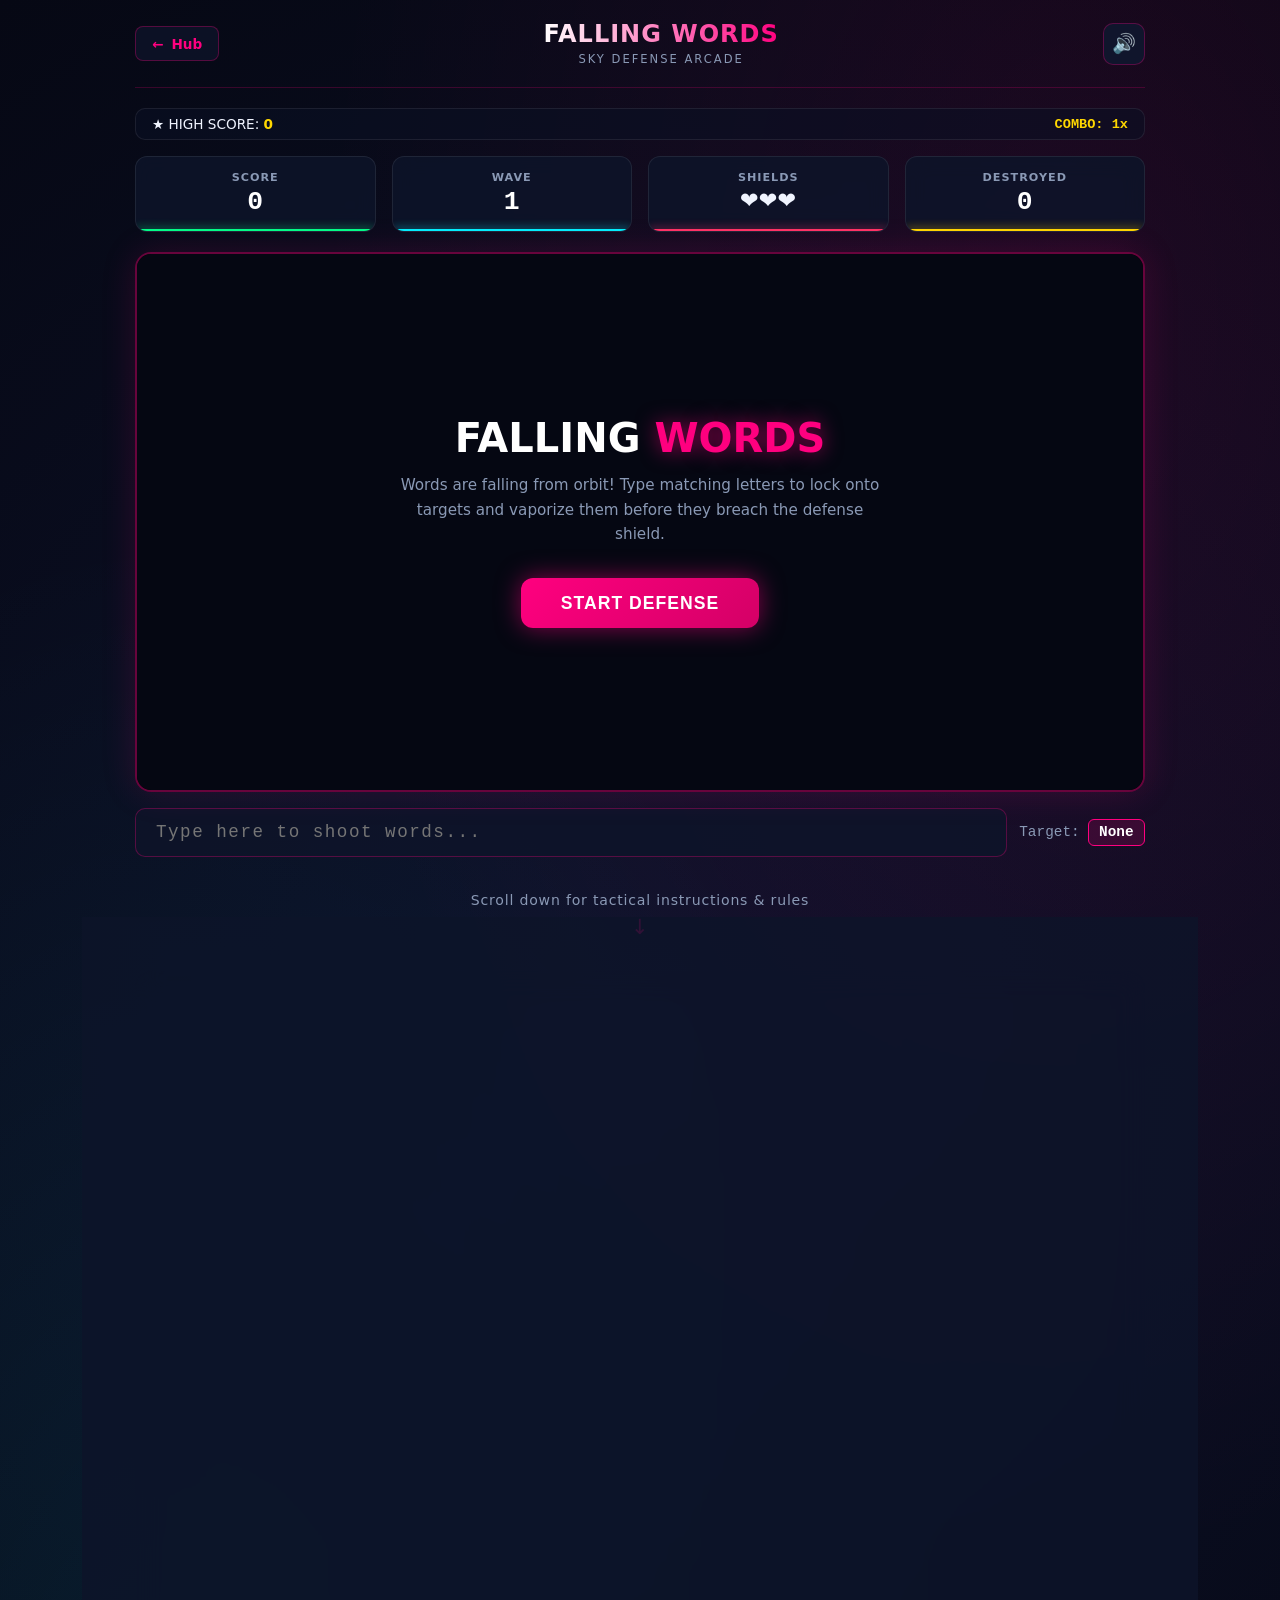
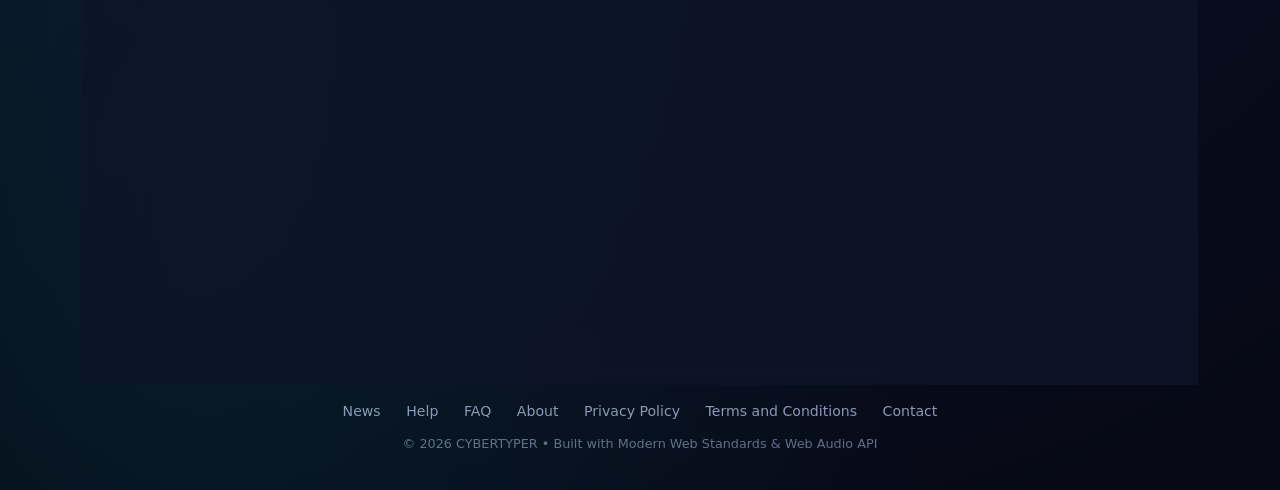
<file: games/falling-words.html>
<!DOCTYPE html>
<html lang="en">
<head>
  <meta charset="UTF-8">
  <meta name="viewport" content="width=device-width, initial-scale=1.0">
  <title>Falling Words // CYBERTYPER</title>
  <link rel="icon" type="image/svg+xml" href="data:image/svg+xml,<svg xmlns='http://www.w3.org/2000/svg' viewBox='0 0 100 100'><text y='.9em' font-size='90'>🌧️</text></svg>">
  <style>
    :root {
      --bg-deep: #060814;
      --bg-card: rgba(14, 20, 42, 0.85);
      --border-neon: rgba(255, 0, 127, 0.3);
      --cyan-glow: #00f0ff;
      --magenta-glow: #ff007f;
      --emerald-glow: #00ff88;
      --danger-glow: #ff3366;
      --gold-glow: #ffd700;
      --text-main: #f0f4ff;
      --text-muted: #8a99b5;
      --font-main: 'Segoe UI', system-ui, -apple-system, Roboto, Arial, sans-serif;
      --font-mono: 'Cascadia Code', 'Fira Code', Consolas, monospace;
    }

    * {
      box-sizing: border-box;
      margin: 0;
      padding: 0;
      -webkit-tap-highlight-color: transparent;
    }

    body {
      background-color: var(--bg-deep);
      background-image: 
        radial-gradient(ellipse at 85% 15%, rgba(255, 0, 127, 0.09) 0%, transparent 50%),
        radial-gradient(ellipse at 15% 85%, rgba(0, 240, 255, 0.08) 0%, transparent 50%),
        radial-gradient(circle at 50% 50%, #0d122b 0%, var(--bg-deep) 100%);
      color: var(--text-main);
      font-family: var(--font-main);
      min-height: 100vh;
      display: flex;
      flex-direction: column;
      overflow-x: hidden;
      user-select: none;
    }

    .container {
      width: 100%;
      max-width: 1050px;
      margin: 0 auto;
      padding: 1.25rem 1.25rem 2.5rem;
      display: flex;
      flex-direction: column;
      flex: 1;
    }

    /* Header */
    .game-header {
      display: flex;
      align-items: center;
      justify-content: space-between;
      padding-bottom: 1.25rem;
      border-bottom: 1px solid rgba(255, 0, 127, 0.2);
      margin-bottom: 1.25rem;
    }

    .back-btn {
      display: inline-flex;
      align-items: center;
      gap: 0.5rem;
      padding: 0.55rem 1rem;
      border-radius: 8px;
      background: rgba(14, 20, 42, 0.8);
      border: 1px solid var(--border-neon);
      color: var(--magenta-glow);
      text-decoration: none;
      font-weight: 600;
      font-size: 0.85rem;
      transition: all 0.2s ease;
    }

    .back-btn:hover {
      background: var(--magenta-glow);
      color: #fff;
      box-shadow: 0 0 15px rgba(255, 0, 127, 0.4);
    }

    .game-title-badge {
      text-align: center;
    }

    .game-title-badge h1 {
      font-size: 1.5rem;
      font-weight: 800;
      letter-spacing: 1px;
      background: linear-gradient(90deg, #fff, var(--magenta-glow));
      -webkit-background-clip: text;
      -webkit-text-fill-color: transparent;
    }

    .game-title-badge span {
      font-size: 0.72rem;
      color: var(--text-muted);
      letter-spacing: 2px;
      text-transform: uppercase;
    }

    .sound-toggle-btn {
      width: 42px;
      height: 42px;
      border-radius: 10px;
      background: rgba(16, 24, 48, 0.85);
      border: 1px solid var(--border-neon);
      color: var(--text-main);
      font-size: 1.2rem;
      cursor: pointer;
      display: flex;
      align-items: center;
      justify-content: center;
      transition: all 0.2s ease;
    }

    .sound-toggle-btn:hover {
      border-color: var(--magenta-glow);
      box-shadow: 0 0 15px rgba(255, 0, 127, 0.4);
    }

    .sound-toggle-btn.muted {
      border-color: rgba(255, 51, 102, 0.4);
      color: var(--danger-glow);
    }

    /* Top Strip: High Score & Multiplier */
    .top-info-bar {
      display: flex;
      justify-content: space-between;
      align-items: center;
      background: rgba(10, 16, 36, 0.6);
      border: 1px solid rgba(255, 255, 255, 0.08);
      border-radius: 10px;
      padding: 0.45rem 1rem;
      margin-bottom: 1rem;
      font-size: 0.85rem;
    }

    .combo-badge {
      color: var(--gold-glow);
      font-family: var(--font-mono);
      font-weight: 800;
    }

    /* HUD Bar */
    .hud-bar {
      display: grid;
      grid-template-columns: repeat(4, 1fr);
      gap: 1rem;
      margin-bottom: 1.25rem;
    }

    .stat-card {
      background: var(--bg-card);
      border: 1px solid rgba(255, 255, 255, 0.08);
      border-radius: 12px;
      padding: 0.85rem 1rem;
      text-align: center;
      position: relative;
      overflow: hidden;
      backdrop-filter: blur(10px);
    }

    .stat-card::after {
      content: '';
      position: absolute;
      bottom: 0;
      left: 0;
      right: 0;
      height: 2px;
      background: var(--card-color, var(--magenta-glow));
      box-shadow: 0 0 10px var(--card-color, var(--magenta-glow));
    }

    .stat-card.score { --card-color: var(--emerald-glow); }
    .stat-card.wave { --card-color: var(--cyan-glow); }
    .stat-card.lives { --card-color: var(--danger-glow); }
    .stat-card.streak { --card-color: var(--gold-glow); }

    .stat-label {
      font-size: 0.7rem;
      font-weight: 700;
      color: var(--text-muted);
      text-transform: uppercase;
      letter-spacing: 1px;
      margin-bottom: 0.2rem;
    }

    .stat-value {
      font-size: 1.65rem;
      font-weight: 800;
      font-family: var(--font-mono);
      color: #fff;
    }

    .hearts-container {
      display: inline-flex;
      gap: 0.35rem;
      font-size: 1.4rem;
    }

    /* Canvas Wrap */
    .canvas-wrap {
      position: relative;
      width: 100%;
      height: 540px;
      background: #04060f;
      border: 2px solid rgba(255, 0, 127, 0.4);
      border-radius: 16px;
      overflow: hidden;
      box-shadow: 0 0 35px rgba(255, 0, 127, 0.15), inset 0 0 40px rgba(0, 0, 0, 0.8);
      cursor: crosshair;
    }

    canvas {
      display: block;
      width: 100%;
      height: 100%;
    }

    /* Overlay Screens */
    .canvas-overlay {
      position: absolute;
      inset: 0;
      background: rgba(6, 8, 20, 0.88);
      backdrop-filter: blur(12px);
      display: flex;
      flex-direction: column;
      align-items: center;
      justify-content: center;
      z-index: 10;
      padding: 1.5rem;
      text-align: center;
      transition: opacity 0.25s ease;
    }

    .canvas-overlay.hidden {
      opacity: 0;
      pointer-events: none;
    }

    .overlay-title {
      font-size: 2.5rem;
      font-weight: 900;
      color: #fff;
      margin-bottom: 0.75rem;
    }

    .overlay-title span {
      color: var(--magenta-glow);
      text-shadow: 0 0 20px rgba(255, 0, 127, 0.6);
    }

    .overlay-instructions {
      max-width: 480px;
      font-size: 0.95rem;
      color: var(--text-muted);
      line-height: 1.6;
      margin-bottom: 2rem;
    }

    .btn-play {
      background: linear-gradient(135deg, var(--magenta-glow), #d40066);
      color: #ffffff;
      border: none;
      padding: 0.9rem 2.5rem;
      border-radius: 12px;
      font-size: 1.1rem;
      font-weight: 800;
      letter-spacing: 1px;
      cursor: pointer;
      box-shadow: 0 0 25px rgba(255, 0, 127, 0.5);
      transition: all 0.2s ease;
      text-transform: uppercase;
    }

    .btn-play:hover {
      transform: scale(1.05);
      box-shadow: 0 0 35px rgba(255, 0, 127, 0.8);
    }

    /* Mobile typing field */
    .mobile-input-bar {
      margin-top: 1rem;
      display: flex;
      gap: 0.75rem;
      align-items: center;
    }

    .mobile-typing-field {
      flex: 1;
      background: rgba(14, 20, 42, 0.9);
      border: 1px solid var(--border-neon);
      border-radius: 10px;
      padding: 0.85rem 1.25rem;
      font-family: var(--font-mono);
      font-size: 1.1rem;
      color: var(--cyan-glow);
      outline: none;
      letter-spacing: 1.5px;
    }

    .mobile-typing-field:focus {
      border-color: var(--cyan-glow);
      box-shadow: 0 0 15px rgba(0, 240, 255, 0.3);
    }

    .target-preview {
      font-family: var(--font-mono);
      font-size: 0.9rem;
      color: var(--text-muted);
      display: flex;
      align-items: center;
      gap: 0.5rem;
    }

    .target-word-badge {
      padding: 0.3rem 0.65rem;
      border-radius: 6px;
      background: rgba(255, 0, 127, 0.15);
      border: 1px solid var(--magenta-glow);
      color: #fff;
      font-weight: 700;
    }

    /* ==========================================================================
       SCROLL DOWN: DETAILED INSTRUCTION MANUAL & RULES SECTION
       ========================================================================== */
    .scroll-hint-bar {
      text-align: center;
      margin: 2.2rem 0 1rem;
      color: var(--text-muted);
      font-size: 0.88rem;
      letter-spacing: 0.8px;
      display: flex;
      flex-direction: column;
      align-items: center;
      gap: 0.4rem;
    }

    .scroll-hint-arrow {
      color: var(--magenta-glow);
      font-size: 1.3rem;
      animation: pulseDown 1.8s infinite ease-in-out;
    }

    @keyframes pulseDown {
      0%, 100% { transform: translateY(0); opacity: 0.5; }
      50% { transform: translateY(6px); opacity: 1; }
    }

    .how-to-play-section {
      margin-top: 1rem;
      margin-bottom: 2.5rem;
      background: var(--bg-card);
      border: 1px solid var(--border-neon);
      border-radius: 18px;
      padding: 2.4rem 2rem;
      box-shadow: 0 0 35px rgba(0, 0, 0, 0.6);
      backdrop-filter: blur(14px);
    }

    .htp-title-box {
      text-align: center;
      margin-bottom: 2.2rem;
    }

    .htp-tag {
      display: inline-block;
      font-size: 0.72rem;
      font-weight: 800;
      letter-spacing: 1.6px;
      text-transform: uppercase;
      color: var(--magenta-glow);
      border: 1px solid rgba(255, 0, 127, 0.45);
      background: rgba(255, 0, 127, 0.1);
      padding: 3px 12px;
      border-radius: 20px;
      margin-bottom: 0.6rem;
    }

    .htp-title-box h2 {
      font-size: 1.85rem;
      font-weight: 900;
      color: #fff;
      letter-spacing: 0.5px;
    }

    .htp-title-box p {
      color: var(--text-muted);
      font-size: 0.95rem;
      margin-top: 0.35rem;
    }

    .htp-grid-detailed {
      display: grid;
      grid-template-columns: repeat(2, 1fr);
      gap: 1.25rem;
      margin-bottom: 2rem;
    }

    .htp-card {
      background: rgba(8, 12, 30, 0.75);
      border: 1px solid rgba(255, 255, 255, 0.08);
      border-radius: 14px;
      padding: 1.35rem;
      display: flex;
      gap: 1.1rem;
      transition: all 0.2s ease;
    }

    .htp-card:hover {
      border-color: var(--magenta-glow);
      transform: translateY(-2px);
    }

    .htp-card-num {
      font-size: 1.35rem;
      font-weight: 900;
      color: var(--magenta-glow);
      line-height: 1;
    }

    .htp-card-body h3 {
      font-size: 1.05rem;
      color: #fff;
      margin-bottom: 0.45rem;
    }

    .htp-card-body p {
      font-size: 0.9rem;
      color: var(--text-muted);
      line-height: 1.55;
    }

    .htp-card-body kbd {
      background: rgba(255, 255, 255, 0.12);
      border: 1px solid rgba(255, 255, 255, 0.25);
      border-radius: 4px;
      padding: 1px 6px;
      font-size: 0.8rem;
      color: var(--cyan-glow);
    }

    .htp-detail-banner {
      background: rgba(14, 24, 52, 0.75);
      border: 1px solid rgba(0, 240, 255, 0.25);
      border-radius: 14px;
      padding: 1.5rem;
      margin-bottom: 1.5rem;
    }

    .htp-detail-banner h4 {
      color: var(--cyan-glow);
      font-size: 1.1rem;
      margin-bottom: 0.6rem;
      display: flex;
      align-items: center;
      gap: 0.5rem;
    }

    .htp-detail-banner ul {
      list-style: none;
      padding-left: 0;
      margin: 0;
      display: flex;
      flex-direction: column;
      gap: 0.5rem;
    }

    .htp-detail-banner li {
      font-size: 0.9rem;
      color: #d1dcfa;
      line-height: 1.5;
      display: flex;
      align-items: flex-start;
      gap: 0.5rem;
    }

    .htp-detail-banner li::before {
      content: '✦';
      color: var(--magenta-glow);
      font-size: 0.8rem;
      margin-top: 2px;
    }

    .htp-tip-banner {
      background: rgba(255, 51, 102, 0.08);
      border-left: 4px solid var(--danger-glow);
      padding: 1.1rem 1.3rem;
      border-radius: 0 10px 10px 0;
      font-size: 0.92rem;
      color: #fce4ec;
      line-height: 1.55;
    }

    .htp-tip-banner strong {
      color: var(--gold-glow);
    }

    /* Site Footer */
    .site-footer {
      border-top: 1px solid rgba(255, 255, 255, 0.1);
      padding-top: 1.75rem;
      text-align: center;
    }

    .footer-nav {
      list-style: none;
      display: flex;
      flex-wrap: wrap;
      justify-content: center;
      gap: 0.85rem 1.6rem;
      margin-bottom: 1rem;
      padding: 0;
    }

    .footer-nav a {
      color: var(--text-muted);
      text-decoration: none;
      font-size: 0.88rem;
      transition: color 0.2s;
    }

    .footer-nav a:hover {
      color: var(--magenta-glow);
    }

    .footer-copy {
      color: rgba(155, 176, 209, 0.6);
      font-size: 0.8rem;
    }

    @media (max-width: 650px) {
      .hud-bar { grid-template-columns: repeat(2, 1fr); }
      .canvas-wrap { height: 420px; }
      .overlay-title { font-size: 1.85rem; }
      .htp-grid-detailed { grid-template-columns: 1fr; }
    }
  </style>
</head>
<body>
  <div class="container">
    <header class="game-header">
      <a href="../index.html" class="back-btn"><span>←</span> Hub</a>
      <div class="game-title-badge">
        <h1>FALLING WORDS</h1>
        <span>Sky Defense Arcade</span>
      </div>
      <button id="soundToggle" class="sound-toggle-btn" aria-label="Toggle Sound">
        <span id="soundIcon">🔊</span>
      </button>
    </header>

    <div class="top-info-bar">
      <div>★ HIGH SCORE: <span id="hudHighScore" style="color:var(--gold-glow); font-weight:800;">0</span></div>
      <div class="combo-badge" id="hudCombo">COMBO: 1x</div>
    </div>

    <div class="hud-bar">
      <div class="stat-card score">
        <div class="stat-label">Score</div>
        <div class="stat-value" id="hudScore">0</div>
      </div>
      <div class="stat-card wave">
        <div class="stat-label">Wave</div>
        <div class="stat-value" id="hudLevel">1</div>
      </div>
      <div class="stat-card lives">
        <div class="stat-label">Shields</div>
        <div class="hearts-container" id="hudLives">❤️❤️❤️</div>
      </div>
      <div class="stat-card streak">
        <div class="stat-label">Destroyed</div>
        <div class="stat-value" id="hudDestroyed">0</div>
      </div>
    </div>

    <div class="canvas-wrap" id="canvasWrap">
      <canvas id="gameCanvas"></canvas>

      <div class="canvas-overlay" id="startOverlay">
        <h2 class="overlay-title" id="overlayHeading">FALLING <span>WORDS</span></h2>
        <p class="overlay-instructions" id="overlayText">
          Words are falling from orbit! Type matching letters to lock onto targets and vaporize them before they breach the defense shield.
        </p>
        <button class="btn-play" id="startBtn">START DEFENSE</button>
      </div>
    </div>

    <div class="mobile-input-bar">
      <input 
        type="text" 
        id="mobileKeyInput" 
        class="mobile-typing-field" 
        placeholder="Type here to shoot words..." 
        autocomplete="off" 
        autocapitalize="off" 
        spellcheck="false"
      >
      <div class="target-preview" id="targetPreview">
        <span>Target:</span>
        <span class="target-word-badge" id="targetBadge">None</span>
      </div>
    </div>

    <div class="scroll-hint-bar">
      <span>Scroll down for tactical instructions & rules</span>
      <div class="scroll-hint-arrow">↓</div>
    </div>

    <section class="how-to-play-section">
      <div class="htp-title-box">
        <span class="htp-tag">TACTICAL DEFENSE MANUAL</span>
        <h2>How To Play Falling Words</h2>
        <p>Master sky defense rules, laser lock-on mechanics, and shield preservation strategies.</p>
      </div>

      <div class="htp-grid-detailed">
        <div class="htp-card">
          <div class="htp-card-num">01</div>
          <div class="htp-card-body">
            <h3>Acquire & Lock Target</h3>
            <p>Aasman se neeche aane wale kisi bhi word ka <strong>pehla letter</strong> type karein. Gun turret turant us word par lock ho jayegi aur cyan tracer lines fire karegi.</p>
          </div>
        </div>

        <div class="htp-card">
          <div class="htp-card-num">02</div>
          <div class="htp-card-body">
            <h3>Laser Vaporization Sequence</h3>
            <p>Targeted word ke baaki letters sequence me accurate type karein. Har right character par green illumination aayegi aur word complete hote hi laser blast se explode hoga.</p>
          </div>
        </div>

        <div class="htp-card">
          <div class="htp-card-num">03</div>
          <div class="htp-card-body">
            <h3>Unlock / Emergency Retarget</h3>
            <p>Agar aapne lambe word par lock kar liya hai aur doosra word shield barrier ke paas aa gaya hai, toh <kbd>Backspace</kbd> dabakar target cancel karein aur dangerous word ko pehle shoot karein.</p>
          </div>
        </div>

        <div class="htp-card">
          <div class="htp-card-num">04</div>
          <div class="htp-card-body">
            <h3>Shield Perimeter (3 Lives)</h3>
            <p>Aapke paas total <strong>3 Shields (Lives)</strong> hain. Jab bhi koi word dotted red barrier line ko touch karega, 1 shield destroy hogi aur combo streak reset ho jayegi.</p>
          </div>
        </div>
      </div>

      <div class="htp-detail-banner">
        <h4>⚡ Wave Escalation & Multiplier Rules</h4>
        <ul>
          <li><strong>Combo Multiplier:</strong> Lagataar 5 bina error ke letters type karne par combo boost milta hai (up to <strong>4x Multiplier</strong>). Ek bhi galat key press streak ko tod deti hai.</li>
          <li><strong>Score Formula:</strong> Har destroyed word par score milta hai: <code>Points = Word Length × 15 × Wave Level × Multiplier</code>.</li>
          <li><strong>Wave Progression:</strong> Har 8 words destroy karne par agla wave start hota hai, jisme falling speed aur spawn rate badh jaati hai.</li>
          <li><strong>Vocabulary Pool:</strong> Waves aage badhne ke saath 4-letter short words se transition hokar complex sci-fi terms aane lagte hain.</li>
        </ul>
      </div>

      <div class="htp-tip-banner">
        <strong>🛡️ Critical Survival Tip:</strong> Hamesha shield line ke kareeb aane wale words ko pehle target karein! Keyboard ki jagah seedhe screen par dekhte hue touch-typing home row (<kbd>F</kbd> aur <kbd>J</kbd>) discipline follow karein.
      </div>
    </section>

    <footer class="site-footer">
      <ul class="footer-nav">
        <li><a href="../pages/content.html">News</a></li>
        <li><a href="../pages/help.html">Help</a></li>
        <li><a href="../pages/faq.html">FAQ</a></li>
        <li><a href="../pages/about.html">About</a></li>
        <li><a href="../pages/privacy.html">Privacy Policy</a></li>
        <li><a href="../pages/terms.html">Terms and Conditions</a></li>
        <li><a href="../pages/contact.html">Contact</a></li>
      </ul>
      <div class="footer-copy">© 2026 CYBERTYPER • Built with Modern Web Standards & Web Audio API</div>
    </footer>
  </div>

  <script>
    /* ==========================================================================
       1. WEB AUDIO API SYNTHESIS (LEAK FREE WITH TIMEOUT DISCONNECT)
       ========================================================================== */
    window.audioCtx = null;
    window.isMuted = localStorage.getItem('typing_site_sound_muted') === 'true';

    const soundToggle = document.getElementById('soundToggle');
    const soundIcon = document.getElementById('soundIcon');

    function updateSoundUI() {
      soundIcon.textContent = window.isMuted ? '🔇' : '🔊';
      soundToggle.classList.toggle('muted', window.isMuted);
    }
    updateSoundUI();

    function getAudioContext() {
      if (!window.audioCtx) {
        const AudioCtx = window.AudioContext || window.webkitAudioContext;
        if (AudioCtx) window.audioCtx = new AudioCtx();
      }
      if (window.audioCtx && window.audioCtx.state === 'suspended') {
        window.audioCtx.resume();
      }
      return window.audioCtx;
    }

    soundToggle.addEventListener('click', (e) => {
      e.stopPropagation();
      window.isMuted = !window.isMuted;
      localStorage.setItem('typing_site_sound_muted', window.isMuted);
      updateSoundUI();
      if (!window.isMuted) playLetterBlip();
    });

    function playTone(freq, duration, type = 'sine', volume = 0.05) {
      if (window.isMuted) return;
      try {
        const ctx = getAudioContext();
        if (!ctx) return;
        const osc = ctx.createOscillator();
        const gain = ctx.createGain();
        osc.type = type;
        osc.frequency.setValueAtTime(freq, ctx.currentTime);
        gain.gain.setValueAtTime(volume, ctx.currentTime);
        gain.gain.exponentialRampToValueAtTime(0.0001, ctx.currentTime + duration);
        osc.connect(gain);
        gain.connect(ctx.destination);
        osc.start();
        osc.stop(ctx.currentTime + duration);

        setTimeout(() => {
          try { osc.disconnect(); gain.disconnect(); } catch (_) {}
        }, (duration * 1000) + 40);
      } catch (e) {}
    }

    const playLetterBlip = () => playTone(650, 0.035, 'sine', 0.06);
    const playWrongKey = () => playTone(120, 0.06, 'sawtooth', 0.08);

    function playWordDestroyed() {
      if (window.isMuted) return;
      playTone(400, 0.08, 'sine', 0.1);
      setTimeout(() => playTone(800, 0.08, 'sine', 0.12), 40);
    }

    function playLifeLost() {
      if (window.isMuted) return;
      playTone(220, 0.25, 'sawtooth', 0.15);
    }

    function playLevelUp() {
      if (window.isMuted) return;
      [523.25, 659.25, 783.99].forEach((f, i) => {
        setTimeout(() => playTone(f, 0.12, 'sine', 0.1), i * 90);
      });
    }

    function playGameOver() {
      if (window.isMuted) return;
      [350, 280, 200].forEach((f, i) => {
        setTimeout(() => playTone(f, 0.18, 'sawtooth', 0.12), i * 140);
      });
    }

    /* ==========================================================================
       2. VOCABULARY POOLS
       ========================================================================== */
    const WORD_POOLS = {
      short: [
        "code", "star", "neon", "laser", "grid", "rain", "moon", "ship", "beam", "byte",
        "dark", "glow", "orbit", "solar", "pulse", "cyber", "wave", "data", "fire", "warp"
      ],
      medium: [
        "matrix", "vector", "galaxy", "rocket", "plasma", "shield", "proton", "sensor",
        "binary", "cosmic", "meteor", "nebula", "flight", "portal", "system", "engine"
      ],
      long: [
        "interstellar", "supernova", "algorithm", "hyperdrive", "telemetry", "propulsion",
        "gravitation", "astronomy", "atmosphere", "satellite", "nanotech", "cybernetic"
      ]
    };

    /* ==========================================================================
       3. ENGINE & CANVAS MECHANICS
       ========================================================================== */
    const canvas = document.getElementById('gameCanvas');
    const ctx = canvas.getContext('2d');
    const startOverlay = document.getElementById('startOverlay');
    const overlayHeading = document.getElementById('overlayHeading');
    const overlayText = document.getElementById('overlayText');
    const startBtn = document.getElementById('startBtn');
    const mobileKeyInput = document.getElementById('mobileKeyInput');
    const targetBadge = document.getElementById('targetBadge');

    const hudScore = document.getElementById('hudScore');
    const hudLevel = document.getElementById('hudLevel');
    const hudLives = document.getElementById('hudLives');
    const hudDestroyed = document.getElementById('hudDestroyed');
    const hudHighScore = document.getElementById('hudHighScore');
    const hudCombo = document.getElementById('hudCombo');

    let highScore = parseInt(localStorage.getItem('cyber_falling_high') || '0', 10);
    hudHighScore.textContent = highScore;

    let isPlaying = false;
    let score = 0;
    let level = 1;
    let lives = 3;
    let wordsDestroyed = 0;
    let comboStreak = 0;
    let words = [];
    let particles = [];
    let floatingTexts = [];
    let lasers = [];
    let lastSpawnTime = 0;
    let spawnInterval = 2300;
    let targetedWord = null;
    let animationFrameId = null;
    let dangerLineY = 0;
    let lastFrameTime = performance.now();

    function resizeCanvas() {
      const wrap = document.getElementById('canvasWrap');
      canvas.width = wrap.clientWidth;
      canvas.height = wrap.clientHeight;
      dangerLineY = canvas.height - 45;
    }
    window.addEventListener('resize', resizeCanvas);
    resizeCanvas();

    class Word {
      constructor(text, speed) {
        this.text = text;
        this.typed = 0;
        this.speed = speed;
        ctx.font = 'bold 18px "Segoe UI", sans-serif';
        this.width = ctx.measureText(text).width + 28;
        this.height = 34;
        this.x = Math.random() * (canvas.width - this.width - 40) + 20;
        this.y = -35;
        this.isTargeted = false;
        this.shake = 0;
      }

      update(delta) {
        this.y += this.speed * (delta / 16);
        if (this.shake > 0) this.shake -= 0.6;
      }

      draw() {
        ctx.save();
        const drawX = this.x + (this.shake > 0 ? (Math.random() - 0.5) * 6 : 0);
        const drawY = this.y;

        ctx.font = 'bold 18px "Segoe UI", sans-serif';
        const txtWidth = ctx.measureText(this.text).width;
        const pillWidth = txtWidth + 24;
        const pillHeight = 34;

        ctx.fillStyle = this.isTargeted ? 'rgba(30, 14, 46, 0.95)' : 'rgba(12, 16, 36, 0.9)';
        ctx.strokeStyle = this.isTargeted ? '#00f0ff' : 'rgba(255, 0, 127, 0.6)';
        ctx.lineWidth = this.isTargeted ? 2.5 : 1.2;
        ctx.shadowBlur = this.isTargeted ? 16 : 6;
        ctx.shadowColor = this.isTargeted ? '#00f0ff' : 'rgba(255, 0, 127, 0.5)';

        ctx.beginPath();
        if (ctx.roundRect) {
          ctx.roundRect(drawX, drawY, pillWidth, pillHeight, 8);
        } else {
          ctx.rect(drawX, drawY, pillWidth, pillHeight);
        }
        ctx.fill();
        ctx.stroke();

        let currentX = drawX + 12;
        const textY = drawY + 23;

        for (let i = 0; i < this.text.length; i++) {
          const char = this.text[i];
          const charW = ctx.measureText(char).width;

          if (i < this.typed) {
            ctx.fillStyle = '#00ff88';
            ctx.shadowColor = '#00ff88';
            ctx.shadowBlur = 8;
          } else if (this.isTargeted && i === this.typed) {
            ctx.fillStyle = '#00f0ff';
            ctx.shadowColor = '#00f0ff';
            ctx.shadowBlur = 10;
          } else {
            ctx.fillStyle = '#f0f4ff';
            ctx.shadowBlur = 0;
          }

          ctx.fillText(char, currentX, textY);
          currentX += charW;
        }

        ctx.restore();
      }
    }

    class LaserBeam {
      constructor(targetX, targetY) {
        this.startX = canvas.width / 2;
        this.startY = dangerLineY;
        this.targetX = targetX;
        this.targetY = targetY;
        this.alpha = 1;
      }
      update() {
        this.alpha -= 0.12;
      }
      draw() {
        ctx.save();
        ctx.globalAlpha = Math.max(0, this.alpha);
        ctx.strokeStyle = '#00f0ff';
        ctx.shadowColor = '#00f0ff';
        ctx.shadowBlur = 12;
        ctx.lineWidth = 3;
        ctx.beginPath();
        ctx.moveTo(this.startX, this.startY);
        ctx.lineTo(this.targetX, this.targetY);
        ctx.stroke();
        ctx.restore();
      }
    }

    class Particle {
      constructor(x, y, color) {
        this.x = x;
        this.y = y;
        this.vx = (Math.random() - 0.5) * 8;
        this.vy = (Math.random() - 0.5) * 8;
        this.radius = Math.random() * 3 + 1.5;
        this.color = color || '#00f0ff';
        this.alpha = 1;
        this.decay = Math.random() * 0.03 + 0.02;
      }
      update() {
        this.x += this.vx;
        this.y += this.vy;
        this.alpha -= this.decay;
      }
      draw() {
        ctx.save();
        ctx.globalAlpha = Math.max(0, this.alpha);
        ctx.fillStyle = this.color;
        ctx.shadowColor = this.color;
        ctx.shadowBlur = 8;
        ctx.beginPath();
        ctx.arc(this.x, this.y, this.radius, 0, Math.PI * 2);
        ctx.fill();
        ctx.restore();
      }
    }

    class FloatingText {
      constructor(text, x, y, color) {
        this.text = text;
        this.x = x;
        this.y = y;
        this.color = color || '#00ff88';
        this.alpha = 1;
        this.vy = -1.5;
      }
      update() {
        this.y += this.vy;
        this.alpha -= 0.025;
      }
      draw() {
        ctx.save();
        ctx.globalAlpha = Math.max(0, this.alpha);
        ctx.font = 'bold 16px "Segoe UI", sans-serif';
        ctx.fillStyle = this.color;
        ctx.shadowColor = this.color;
        ctx.shadowBlur = 8;
        ctx.fillText(this.text, this.x, this.y);
        ctx.restore();
      }
    }

    function createExplosion(x, y) {
      for (let i = 0; i < 25; i++) {
        const col = Math.random() > 0.5 ? '#ff007f' : '#00f0ff';
        particles.push(new Particle(x, y, col));
      }
    }

    function spawnWord() {
      let pool = WORD_POOLS.short;
      if (level === 2 || level === 3) pool = WORD_POOLS.medium;
      if (level >= 4) pool = Math.random() > 0.5 ? WORD_POOLS.long : WORD_POOLS.medium;

      const wordStr = pool[Math.floor(Math.random() * pool.length)];
      if (words.some(w => w.text === wordStr)) return;

      const baseSpeed = 0.55 + (level * 0.16);
      const speed = baseSpeed + (Math.random() * 0.25);
      words.push(new Word(wordStr, speed));
    }

    function handleInputKey(key) {
      if (!isPlaying || !key || key.length !== 1) return;
      const char = key.toLowerCase();

      if (targetedWord) {
        const nextChar = targetedWord.text[targetedWord.typed].toLowerCase();
        if (char === nextChar) {
          targetedWord.typed++;
          comboStreak++;
          playLetterBlip();

          lasers.push(new LaserBeam(targetedWord.x + (targetedWord.typed * 14), targetedWord.y + 16));
          particles.push(new Particle(targetedWord.x + (targetedWord.typed * 14), targetedWord.y + 16, '#00f0ff'));

          if (targetedWord.typed === targetedWord.text.length) {
            const multiplier = Math.min(4, Math.floor(comboStreak / 5) + 1);
            const pts = targetedWord.text.length * 15 * level * multiplier;
            score += pts;
            wordsDestroyed++;

            floatingTexts.push(new FloatingText(`+${pts}`, targetedWord.x + 20, targetedWord.y, '#00ff88'));
            createExplosion(targetedWord.x + 35, targetedWord.y + 16);
            playWordDestroyed();

            words = words.filter(w => w !== targetedWord);
            targetedWord = null;
            updateTargetUI();
            checkLevelProgression();
          }
        } else {
          targetedWord.shake = 8;
          comboStreak = 0;
          playWrongKey();
        }
      } else {
        const candidates = words.filter(w => w.text[0].toLowerCase() === char);
        if (candidates.length > 0) {
          candidates.sort((a, b) => b.y - a.y);
          targetedWord = candidates[0];
          targetedWord.isTargeted = true;
          targetedWord.typed = 1;
          comboStreak++;
          playLetterBlip();

          lasers.push(new LaserBeam(targetedWord.x + 14, targetedWord.y + 16));
          particles.push(new Particle(targetedWord.x + 14, targetedWord.y + 16, '#00f0ff'));
          updateTargetUI();

          if (targetedWord.text.length === 1) {
            score += 15 * level;
            wordsDestroyed++;
            playWordDestroyed();
            createExplosion(targetedWord.x + 20, targetedWord.y + 16);
            words = words.filter(w => w !== targetedWord);
            targetedWord = null;
            updateTargetUI();
            checkLevelProgression();
          }
        } else {
          comboStreak = 0;
          playWrongKey();
        }
      }
      updateHUD();
    }

    function checkLevelProgression() {
      const threshold = level * 8;
      if (wordsDestroyed >= threshold) {
        level++;
        spawnInterval = Math.max(850, 2400 - (level * 220));
        playLevelUp();
        floatingTexts.push(new FloatingText(`WAVE ${level}!`, canvas.width / 2 - 50, canvas.height / 2, '#ffd700'));
      }
    }

    function updateTargetUI() {
      if (targetedWord) {
        targetBadge.textContent = targetedWord.text.toUpperCase();
        targetBadge.style.color = '#00f0ff';
        targetBadge.style.borderColor = '#00f0ff';
      } else {
        targetBadge.textContent = 'None';
        targetBadge.style.color = '#8a99b5';
        targetBadge.style.borderColor = 'rgba(255, 0, 127, 0.4)';
      }
    }

    function updateHUD() {
      hudScore.textContent = score;
      hudLevel.textContent = level;
      hudDestroyed.textContent = wordsDestroyed;

      const mult = Math.min(4, Math.floor(comboStreak / 5) + 1);
      hudCombo.textContent = `COMBO: ${mult}x`;

      let hearts = '';
      for (let i = 0; i < 3; i++) hearts += i < lives ? '❤️' : '🖤';
      hudLives.textContent = hearts;

      if (score > highScore) {
        highScore = score;
        localStorage.setItem('cyber_falling_high', highScore);
        hudHighScore.textContent = highScore;
      }
    }

    function startGame() {
      score = 0;
      level = 1;
      lives = 3;
      wordsDestroyed = 0;
      comboStreak = 0;
      words = [];
      particles = [];
      floatingTexts = [];
      lasers = [];
      targetedWord = null;
      spawnInterval = 2300;
      lastSpawnTime = performance.now();
      isPlaying = true;

      updateHUD();
      updateTargetUI();
      startOverlay.classList.add('hidden');
      mobileKeyInput.value = '';
      mobileKeyInput.focus();

      if (animationFrameId) cancelAnimationFrame(animationFrameId);
      lastFrameTime = performance.now();
      gameLoop(performance.now());
    }

    function endGame() {
      isPlaying = false;
      playGameOver();

      overlayHeading.innerHTML = `DEFENSE <span>BREACHED</span>`;
      overlayText.innerHTML = `Shields collapsed!<br>Score: <strong>${score}</strong> | High Score: <strong>${highScore}</strong> | Destroyed: <strong>${wordsDestroyed}</strong>`;
      startBtn.textContent = 'DEFEND AGAIN';
      startOverlay.classList.remove('hidden');
    }

    function gameLoop(timestamp) {
      const delta = Math.min(50, timestamp - lastFrameTime);
      lastFrameTime = timestamp;

      ctx.clearRect(0, 0, canvas.width, canvas.height);

      // Defense Barrier Line
      ctx.save();
      ctx.strokeStyle = 'rgba(255, 51, 102, 0.6)';
      ctx.lineWidth = 2;
      ctx.setLineDash([8, 6]);
      ctx.beginPath();
      ctx.moveTo(0, dangerLineY);
      ctx.lineTo(canvas.width, dangerLineY);
      ctx.stroke();

      ctx.font = 'bold 11px "Segoe UI", sans-serif';
      ctx.fillStyle = '#ff3366';
      ctx.fillText('SHIELD BARRIER', 16, dangerLineY - 8);
      ctx.restore();

      if (isPlaying) {
        if (timestamp - lastSpawnTime > spawnInterval) {
          spawnWord();
          lastSpawnTime = timestamp;
        }

        for (let i = words.length - 1; i >= 0; i--) {
          const w = words[i];
          w.update(delta);
          w.draw();

          if (w.y + w.height >= dangerLineY) {
            lives--;
            comboStreak = 0;
            playLifeLost();
            floatingTexts.push(new FloatingText('SHIELD DAMAGED!', w.x, dangerLineY - 20, '#ff3366'));

            if (targetedWord === w) {
              targetedWord = null;
              updateTargetUI();
            }
            words.splice(i, 1);
            updateHUD();

            if (lives <= 0) {
              endGame();
              return;
            }
          }
        }
      }

      // Lasers
      for (let i = lasers.length - 1; i >= 0; i--) {
        const l = lasers[i];
        l.update();
        l.draw();
        if (l.alpha <= 0) lasers.splice(i, 1);
      }

      // Particles
      for (let i = particles.length - 1; i >= 0; i--) {
        const p = particles[i];
        p.update();
        p.draw();
        if (p.alpha <= 0) particles.splice(i, 1);
      }

      // Floating text
      for (let i = floatingTexts.length - 1; i >= 0; i--) {
        const ft = floatingTexts[i];
        ft.update();
        ft.draw();
        if (ft.alpha <= 0) floatingTexts.splice(i, 1);
      }

      if (isPlaying) {
        animationFrameId = requestAnimationFrame(gameLoop);
      }
    }

    // Keyboard listener
    window.addEventListener('keydown', (e) => {
      if (!isPlaying) return;
      if (e.key === 'Backspace' && targetedWord) {
        e.preventDefault();
        targetedWord.isTargeted = false;
        targetedWord.typed = 0;
        targetedWord = null;
        updateTargetUI();
        return;
      }
      if (e.key.length === 1 && !e.ctrlKey && !e.altKey && !e.metaKey) {
        handleInputKey(e.key);
      }
    });

    mobileKeyInput.addEventListener('input', () => {
      const val = mobileKeyInput.value;
      if (val.length > 0) {
        handleInputKey(val[val.length - 1]);
        mobileKeyInput.value = '';
      }
    });

    document.getElementById('canvasWrap').addEventListener('click', () => {
      if (isPlaying) mobileKeyInput.focus();
    });

    startBtn.addEventListener('click', startGame);

    // Tab switch pause protection
    document.addEventListener('visibilitychange', () => {
      if (document.hidden && isPlaying) {
        lastFrameTime = performance.now();
      }
    });
  </script>
</body>
</html>
</file>
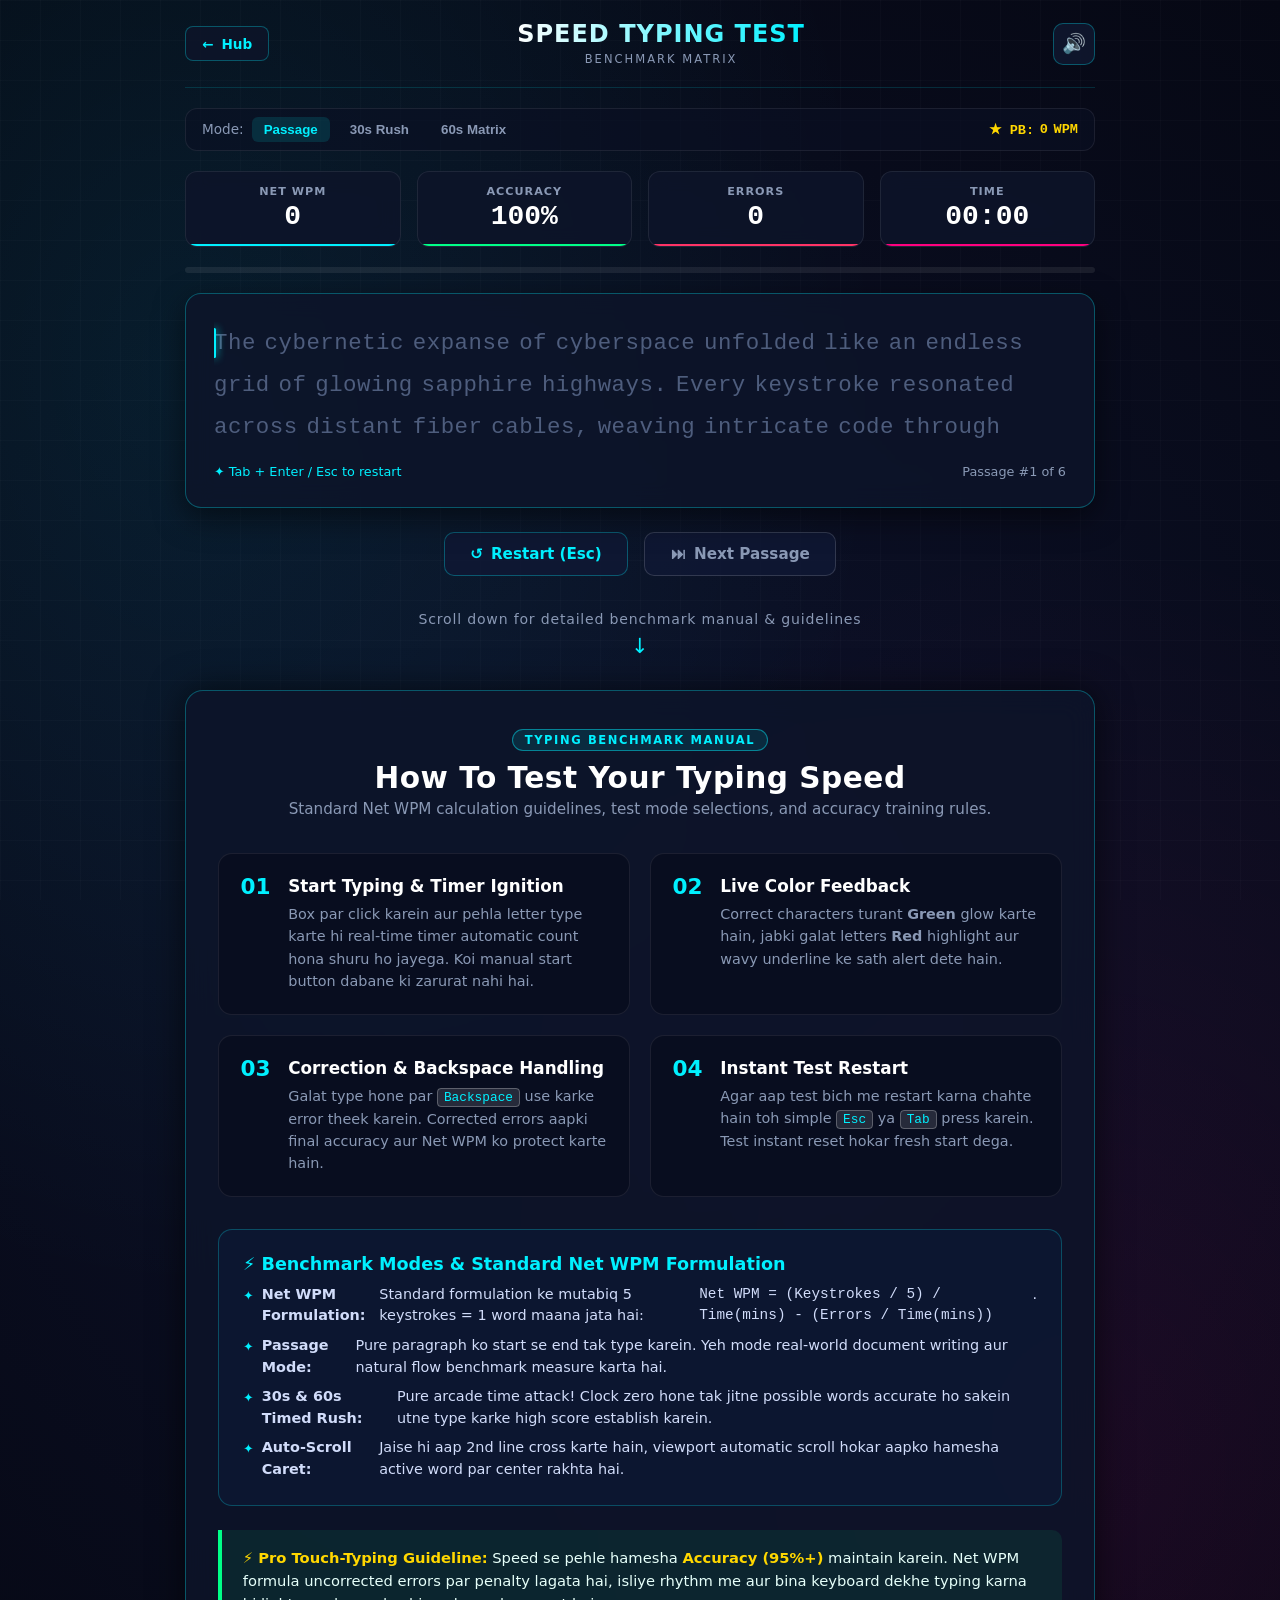
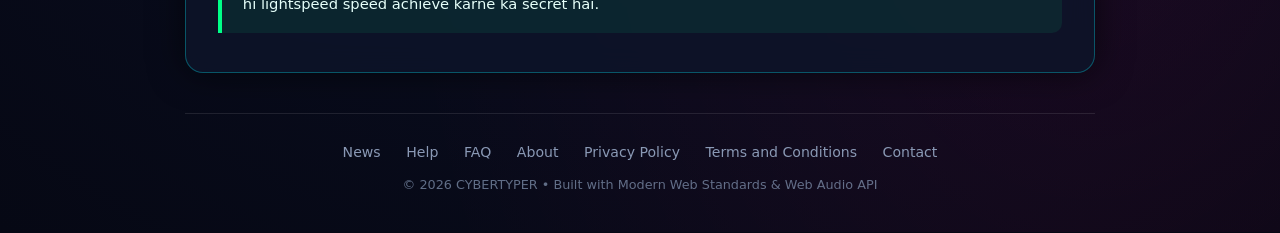
<file: games/speed-test.html>
<!DOCTYPE html>
<html lang="en">
<head>
  <meta charset="UTF-8">
  <meta name="viewport" content="width=device-width, initial-scale=1.0">
  <title>Speed Typing Test // CYBERTYPER</title>
  <link rel="icon" type="image/svg+xml" href="data:image/svg+xml,<svg xmlns='http://www.w3.org/2000/svg' viewBox='0 0 100 100'><text y='.9em' font-size='90'>⚡</text></svg>">
  <style>
    :root {
      --bg-deep: #060814;
      --bg-card: rgba(14, 20, 42, 0.85);
      --border-neon: rgba(0, 240, 255, 0.3);
      --cyan-glow: #00f0ff;
      --magenta-glow: #ff007f;
      --emerald-glow: #00ff88;
      --danger-glow: #ff3366;
      --gold-glow: #ffd700;
      --text-main: #f0f4ff;
      --text-muted: #8a99b5;
      --font-main: 'Segoe UI', system-ui, -apple-system, sans-serif;
      --font-mono: 'Cascadia Code', 'Fira Code', Consolas, monospace;
    }

    * {
      box-sizing: border-box;
      margin: 0;
      padding: 0;
      -webkit-tap-highlight-color: transparent;
    }

    body {
      background-color: var(--bg-deep);
      background-image: 
        radial-gradient(ellipse at 15% 20%, rgba(0, 240, 255, 0.08) 0%, transparent 45%),
        radial-gradient(ellipse at 85% 80%, rgba(255, 0, 127, 0.08) 0%, transparent 45%),
        radial-gradient(circle at 50% 50%, #0d122b 0%, var(--bg-deep) 100%);
      color: var(--text-main);
      font-family: var(--font-main);
      min-height: 100vh;
      display: flex;
      flex-direction: column;
      position: relative;
      overflow-x: hidden;
    }

    .bg-grid {
      position: fixed;
      inset: 0;
      background-size: 40px 40px;
      background-image: 
        linear-gradient(to right, rgba(255, 255, 255, 0.02) 1px, transparent 1px),
        linear-gradient(to bottom, rgba(255, 255, 255, 0.02) 1px, transparent 1px);
      pointer-events: none;
      z-index: 0;
    }

    .container {
      width: 100%;
      max-width: 950px;
      margin: 0 auto;
      padding: 1.25rem 1.25rem 2.5rem;
      position: relative;
      z-index: 1;
      display: flex;
      flex-direction: column;
      flex: 1;
    }

    /* Header */
    .game-header {
      display: flex;
      align-items: center;
      justify-content: space-between;
      padding-bottom: 1.25rem;
      border-bottom: 1px solid rgba(0, 240, 255, 0.15);
      margin-bottom: 1.25rem;
    }

    .back-btn {
      display: inline-flex;
      align-items: center;
      gap: 0.5rem;
      padding: 0.55rem 1rem;
      border-radius: 8px;
      background: rgba(14, 20, 42, 0.8);
      border: 1px solid var(--border-neon);
      color: var(--cyan-glow);
      text-decoration: none;
      font-weight: 600;
      font-size: 0.85rem;
      transition: all 0.2s ease;
    }

    .back-btn:hover {
      background: var(--cyan-glow);
      color: #050811;
      box-shadow: 0 0 15px rgba(0, 240, 255, 0.4);
    }

    .game-title-badge {
      text-align: center;
    }

    .game-title-badge h1 {
      font-size: 1.5rem;
      font-weight: 800;
      letter-spacing: 1px;
      background: linear-gradient(90deg, #fff, var(--cyan-glow));
      -webkit-background-clip: text;
      -webkit-text-fill-color: transparent;
    }

    .game-title-badge span {
      font-size: 0.72rem;
      color: var(--text-muted);
      letter-spacing: 2px;
      text-transform: uppercase;
    }

    .sound-toggle-btn {
      width: 42px;
      height: 42px;
      border-radius: 10px;
      background: rgba(16, 24, 48, 0.85);
      border: 1px solid var(--border-neon);
      color: var(--text-main);
      font-size: 1.2rem;
      cursor: pointer;
      display: flex;
      align-items: center;
      justify-content: center;
      transition: all 0.2s ease;
    }

    /* Mode Selectors Bar */
    .mode-bar {
      display: flex;
      justify-content: space-between;
      align-items: center;
      background: rgba(10, 16, 36, 0.6);
      border: 1px solid rgba(255, 255, 255, 0.08);
      border-radius: 12px;
      padding: 0.5rem 1rem;
      margin-bottom: 1.25rem;
      font-size: 0.85rem;
    }

    .mode-group {
      display: flex;
      gap: 0.5rem;
      align-items: center;
    }

    .mode-btn {
      background: transparent;
      border: none;
      color: var(--text-muted);
      padding: 0.3rem 0.75rem;
      border-radius: 6px;
      cursor: pointer;
      font-weight: 700;
      transition: all 0.2s;
    }

    .mode-btn.active, .mode-btn:hover {
      color: var(--cyan-glow);
      background: rgba(0, 240, 255, 0.12);
    }

    .pb-pill {
      color: var(--gold-glow);
      font-family: var(--font-mono);
      font-weight: 700;
      display: flex;
      align-items: center;
      gap: 0.35rem;
    }

    /* HUD Bar */
    .hud-bar {
      display: grid;
      grid-template-columns: repeat(4, 1fr);
      gap: 1rem;
      margin-bottom: 1.25rem;
    }

    .stat-card {
      background: var(--bg-card);
      border: 1px solid rgba(255, 255, 255, 0.08);
      border-radius: 12px;
      padding: 0.85rem;
      text-align: center;
      position: relative;
      overflow: hidden;
      backdrop-filter: blur(10px);
    }

    .stat-card::after {
      content: '';
      position: absolute;
      bottom: 0;
      left: 0;
      right: 0;
      height: 2px;
      background: var(--card-color, var(--cyan-glow));
    }

    .stat-card.wpm { --card-color: var(--cyan-glow); }
    .stat-card.acc { --card-color: var(--emerald-glow); }
    .stat-card.err { --card-color: var(--danger-glow); }
    .stat-card.time { --card-color: var(--magenta-glow); }

    .stat-label {
      font-size: 0.7rem;
      font-weight: 700;
      color: var(--text-muted);
      text-transform: uppercase;
      letter-spacing: 1px;
      margin-bottom: 0.2rem;
    }

    .stat-value {
      font-size: 1.75rem;
      font-weight: 800;
      font-family: var(--font-mono);
      color: #fff;
    }

    .progress-track {
      width: 100%;
      height: 6px;
      background: rgba(255, 255, 255, 0.08);
      border-radius: 4px;
      margin-bottom: 1.25rem;
      overflow: hidden;
    }

    .progress-fill {
      height: 100%;
      width: 0%;
      background: linear-gradient(90deg, var(--cyan-glow), var(--emerald-glow));
      transition: width 0.15s ease-out;
    }

    /* Fixed Viewport with Native Smooth Scroll */
    .typing-arena {
      background: var(--bg-card);
      border: 1px solid var(--border-neon);
      border-radius: 16px;
      padding: 1.75rem;
      position: relative;
      backdrop-filter: blur(12px);
      box-shadow: 0 10px 30px rgba(0, 0, 0, 0.5);
      cursor: text;
      margin-bottom: 1.5rem;
      overflow: hidden;
    }

    .typing-arena.focused {
      border-color: var(--cyan-glow);
      box-shadow: 0 0 25px rgba(0, 240, 255, 0.25);
    }

    .text-display-wrapper {
      position: relative;
      height: 126px; /* 3 lines fixed: 42px * 3 */
      overflow: hidden;
      scroll-behavior: smooth;
    }

    .text-display {
      position: relative;
      font-family: var(--font-mono);
      font-size: 1.4rem;
      line-height: 42px;
      letter-spacing: 0.5px;
      user-select: none;
      display: flex;
      flex-wrap: wrap;
      align-content: flex-start;
    }

    .word {
      display: inline-flex;
      margin-right: 0.55rem;
      position: relative;
      white-space: nowrap;
    }

    .char {
      display: inline-block;
      position: relative;
      color: #4e5d7d;
      transition: color 0.08s ease;
    }

    .char.correct { color: var(--emerald-glow); }
    .char.wrong {
      color: var(--danger-glow);
      background-color: rgba(255, 51, 102, 0.25);
      text-decoration: underline wavy var(--danger-glow);
    }

    /* Stable Caret Attached Directly to Active Character */
    .char.current::before {
      content: '';
      position: absolute;
      left: -1px;
      top: 15%;
      bottom: 15%;
      width: 2.5px;
      background: var(--cyan-glow);
      box-shadow: 0 0 8px var(--cyan-glow);
      animation: caretPulse 0.9s infinite alternate;
      border-radius: 2px;
    }

    .char.current-end::after {
      content: '';
      position: absolute;
      right: -2px;
      top: 15%;
      bottom: 15%;
      width: 2.5px;
      background: var(--cyan-glow);
      box-shadow: 0 0 8px var(--cyan-glow);
      animation: caretPulse 0.9s infinite alternate;
      border-radius: 2px;
    }

    @keyframes caretPulse {
      0% { opacity: 1; }
      100% { opacity: 0; }
    }

    .hidden-input {
      position: absolute;
      top: 0;
      left: 0;
      width: 100%;
      height: 100%;
      opacity: 0;
      cursor: text;
      z-index: 5;
    }

    .focus-tip {
      margin-top: 1rem;
      font-size: 0.8rem;
      color: var(--text-muted);
      display: flex;
      align-items: center;
      justify-content: space-between;
    }

    .focus-badge {
      display: inline-flex;
      align-items: center;
      gap: 0.35rem;
      color: var(--cyan-glow);
    }

    .action-controls {
      display: flex;
      align-items: center;
      justify-content: center;
      gap: 1rem;
    }

    .btn-action {
      background: rgba(16, 24, 52, 0.85);
      border: 1px solid var(--border-neon);
      color: var(--cyan-glow);
      padding: 0.75rem 1.6rem;
      border-radius: 10px;
      font-family: var(--font-main);
      font-size: 0.95rem;
      font-weight: 700;
      cursor: pointer;
      display: inline-flex;
      align-items: center;
      gap: 0.5rem;
      transition: all 0.2s ease;
    }

    .btn-action:hover {
      background: var(--cyan-glow);
      color: #060814;
      box-shadow: 0 0 20px rgba(0, 240, 255, 0.4);
      transform: translateY(-2px);
    }

    .btn-action.btn-secondary {
      border-color: rgba(255, 255, 255, 0.15);
      color: var(--text-muted);
    }

    /* Modal */
    .modal-backdrop {
      position: fixed;
      inset: 0;
      background: rgba(6, 8, 20, 0.88);
      backdrop-filter: blur(16px);
      z-index: 100;
      display: flex;
      align-items: center;
      justify-content: center;
      padding: 1rem;
      opacity: 0;
      pointer-events: none;
      transition: opacity 0.3s ease;
    }

    .modal-backdrop.show {
      opacity: 1;
      pointer-events: auto;
    }

    .results-card {
      background: rgba(16, 24, 52, 0.95);
      border: 1px solid var(--cyan-glow);
      border-radius: 20px;
      width: 100%;
      max-width: 520px;
      padding: 2.25rem;
      text-align: center;
      box-shadow: 0 0 40px rgba(0, 240, 255, 0.35);
      transform: scale(0.92);
      transition: transform 0.3s ease;
    }

    .modal-backdrop.show .results-card { transform: scale(1); }

    .results-badge {
      display: inline-block;
      padding: 0.35rem 0.9rem;
      border-radius: 20px;
      background: rgba(0, 255, 136, 0.15);
      border: 1px solid var(--emerald-glow);
      color: var(--emerald-glow);
      font-size: 0.75rem;
      font-weight: 700;
      letter-spacing: 1.5px;
      text-transform: uppercase;
      margin-bottom: 1rem;
    }

    .results-hero-wpm {
      font-size: 4rem;
      font-weight: 900;
      font-family: var(--font-mono);
      color: var(--cyan-glow);
      text-shadow: 0 0 25px rgba(0, 240, 255, 0.6);
      line-height: 1;
    }

    .results-hero-label {
      font-size: 0.9rem;
      color: var(--text-muted);
      text-transform: uppercase;
      letter-spacing: 2px;
      margin-bottom: 1.5rem;
    }

    .results-grid {
      display: grid;
      grid-template-columns: repeat(4, 1fr);
      gap: 0.75rem;
      margin-bottom: 2rem;
    }

    .result-item {
      background: rgba(0, 0, 0, 0.35);
      border: 1px solid rgba(255, 255, 255, 0.08);
      border-radius: 12px;
      padding: 0.75rem 0.5rem;
    }

    .result-item .item-val {
      font-size: 1.3rem;
      font-weight: 800;
      font-family: var(--font-mono);
      color: #fff;
    }

    .result-item .item-lbl {
      font-size: 0.65rem;
      color: var(--text-muted);
      text-transform: uppercase;
      margin-top: 0.25rem;
    }

    .modal-btns {
      display: flex;
      gap: 1rem;
      justify-content: center;
    }

    /* ==========================================================================
       SCROLL DOWN: DETAILED INSTRUCTION MANUAL & RULES SECTION
       ========================================================================== */
    .scroll-hint-bar {
      text-align: center;
      margin: 2.2rem 0 1rem;
      color: var(--text-muted);
      font-size: 0.88rem;
      letter-spacing: 0.8px;
      display: flex;
      flex-direction: column;
      align-items: center;
      gap: 0.4rem;
    }

    .scroll-hint-arrow {
      color: var(--cyan-glow);
      font-size: 1.3rem;
      animation: pulseDown 1.8s infinite ease-in-out;
    }

    @keyframes pulseDown {
      0%, 100% { transform: translateY(0); opacity: 0.5; }
      50% { transform: translateY(6px); opacity: 1; }
    }

    .how-to-play-section {
      margin-top: 1rem;
      margin-bottom: 2.5rem;
      background: var(--bg-card);
      border: 1px solid var(--border-neon);
      border-radius: 18px;
      padding: 2.4rem 2rem;
      box-shadow: 0 0 35px rgba(0, 0, 0, 0.6);
      backdrop-filter: blur(14px);
    }

    .htp-title-box {
      text-align: center;
      margin-bottom: 2.2rem;
    }

    .htp-tag {
      display: inline-block;
      font-size: 0.72rem;
      font-weight: 800;
      letter-spacing: 1.6px;
      text-transform: uppercase;
      color: var(--cyan-glow);
      border: 1px solid rgba(0, 240, 255, 0.45);
      background: rgba(0, 240, 255, 0.1);
      padding: 3px 12px;
      border-radius: 20px;
      margin-bottom: 0.6rem;
    }

    .htp-title-box h2 {
      font-size: 1.85rem;
      font-weight: 900;
      color: #fff;
      letter-spacing: 0.5px;
    }

    .htp-title-box p {
      color: var(--text-muted);
      font-size: 0.95rem;
      margin-top: 0.35rem;
    }

    .htp-grid-detailed {
      display: grid;
      grid-template-columns: repeat(2, 1fr);
      gap: 1.25rem;
      margin-bottom: 2rem;
    }

    .htp-card {
      background: rgba(8, 12, 30, 0.75);
      border: 1px solid rgba(255, 255, 255, 0.08);
      border-radius: 14px;
      padding: 1.35rem;
      display: flex;
      gap: 1.1rem;
      transition: all 0.2s ease;
    }

    .htp-card:hover {
      border-color: var(--cyan-glow);
      transform: translateY(-2px);
    }

    .htp-card-num {
      font-size: 1.35rem;
      font-weight: 900;
      color: var(--cyan-glow);
      line-height: 1;
    }

    .htp-card-body h3 {
      font-size: 1.05rem;
      color: #fff;
      margin-bottom: 0.45rem;
    }

    .htp-card-body p {
      font-size: 0.9rem;
      color: var(--text-muted);
      line-height: 1.55;
    }

    .htp-card-body kbd {
      background: rgba(255, 255, 255, 0.12);
      border: 1px solid rgba(255, 255, 255, 0.25);
      border-radius: 4px;
      padding: 1px 6px;
      font-size: 0.8rem;
      color: var(--cyan-glow);
    }

    .htp-detail-banner {
      background: rgba(14, 24, 52, 0.75);
      border: 1px solid rgba(0, 240, 255, 0.25);
      border-radius: 14px;
      padding: 1.5rem;
      margin-bottom: 1.5rem;
    }

    .htp-detail-banner h4 {
      color: var(--cyan-glow);
      font-size: 1.1rem;
      margin-bottom: 0.6rem;
      display: flex;
      align-items: center;
      gap: 0.5rem;
    }

    .htp-detail-banner ul {
      list-style: none;
      padding-left: 0;
      margin: 0;
      display: flex;
      flex-direction: column;
      gap: 0.5rem;
    }

    .htp-detail-banner li {
      font-size: 0.9rem;
      color: #d1dcfa;
      line-height: 1.5;
      display: flex;
      align-items: flex-start;
      gap: 0.5rem;
    }

    .htp-detail-banner li::before {
      content: '✦';
      color: var(--cyan-glow);
      font-size: 0.8rem;
      margin-top: 2px;
    }

    .htp-tip-banner {
      background: rgba(0, 255, 136, 0.08);
      border-left: 4px solid var(--emerald-glow);
      padding: 1.1rem 1.3rem;
      border-radius: 0 10px 10px 0;
      font-size: 0.92rem;
      color: #e6fffa;
      line-height: 1.55;
    }

    .htp-tip-banner strong {
      color: var(--gold-glow);
    }

    /* Site Footer */
    .site-footer {
      border-top: 1px solid rgba(255, 255, 255, 0.1);
      padding-top: 1.75rem;
      text-align: center;
    }

    .footer-nav {
      list-style: none;
      display: flex;
      flex-wrap: wrap;
      justify-content: center;
      gap: 0.85rem 1.6rem;
      margin-bottom: 1rem;
      padding: 0;
    }

    .footer-nav a {
      color: var(--text-muted);
      text-decoration: none;
      font-size: 0.88rem;
      transition: color 0.2s;
    }

    .footer-nav a:hover {
      color: var(--cyan-glow);
    }

    .footer-copy {
      color: rgba(155, 176, 209, 0.6);
      font-size: 0.8rem;
    }

    @media (max-width: 650px) {
      .hud-bar { grid-template-columns: repeat(2, 1fr); }
      .results-grid { grid-template-columns: repeat(2, 1fr); }
      .text-display { font-size: 1.15rem; }
      .mode-bar { flex-direction: column; gap: 0.5rem; align-items: flex-start; }
      .htp-grid-detailed { grid-template-columns: 1fr; }
    }
  </style>
</head>
<body>
  <div class="bg-grid"></div>

  <div class="container">
    <header class="game-header">
      <a href="../index.html" class="back-btn"><span>←</span> Hub</a>
      <div class="game-title-badge">
        <h1>SPEED TYPING TEST</h1>
        <span>Benchmark Matrix</span>
      </div>
      <button id="soundToggle" class="sound-toggle-btn" aria-label="Toggle Sound">
        <span id="soundIcon">🔊</span>
      </button>
    </header>

    <!-- Mode Selector & PB tracker -->
    <div class="mode-bar">
      <div class="mode-group">
        <span style="color:var(--text-muted);">Mode:</span>
        <button class="mode-btn active" data-mode="passage">Passage</button>
        <button class="mode-btn" data-mode="30">30s Rush</button>
        <button class="mode-btn" data-mode="60">60s Matrix</button>
      </div>
      <div class="pb-pill">
        <span>★ PB:</span>
        <span id="personalBest">0</span> WPM
      </div>
    </div>

    <!-- HUD -->
    <div class="hud-bar">
      <div class="stat-card wpm">
        <div class="stat-label">Net WPM</div>
        <div class="stat-value" id="hudWpm">0</div>
      </div>
      <div class="stat-card acc">
        <div class="stat-label">Accuracy</div>
        <div class="stat-value" id="hudAcc">100%</div>
      </div>
      <div class="stat-card err">
        <div class="stat-label">Errors</div>
        <div class="stat-value" id="hudErr">0</div>
      </div>
      <div class="stat-card time">
        <div class="stat-label">Time</div>
        <div class="stat-value" id="hudTime">00:00</div>
      </div>
    </div>

    <div class="progress-track">
      <div class="progress-fill" id="progressFill"></div>
    </div>

    <!-- Main Arena -->
    <div class="typing-arena" id="typingArena">
      <input type="text" id="mobileInput" class="hidden-input" autocomplete="off" autocapitalize="off" spellcheck="false">

      <div class="text-display-wrapper" id="displayWrapper">
        <div class="text-display" id="textDisplay"></div>
      </div>

      <div class="focus-tip">
        <span class="focus-badge">✦ Tab + Enter / Esc to restart</span>
        <span id="passageNum">Passage #1</span>
      </div>
    </div>

    <div class="action-controls">
      <button id="restartBtn" class="btn-action"><span>↺</span> Restart (Esc)</button>
      <button id="nextPassageBtn" class="btn-action btn-secondary"><span>⏭</span> Next Passage</button>
    </div>

    <!-- Scroll Down Indicator -->
    <div class="scroll-hint-bar">
      <span>Scroll down for detailed benchmark manual & guidelines</span>
      <div class="scroll-hint-arrow">↓</div>
    </div>

    <!-- ==========================================================================
         DETAILED INSTRUCTIONS & BENCHMARK MANUAL (SCROLL DOWN AREA)
         ========================================================================== -->
    <section class="how-to-play-section">
      <div class="htp-title-box">
        <span class="htp-tag">TYPING BENCHMARK MANUAL</span>
        <h2>How To Test Your Typing Speed</h2>
        <p>Standard Net WPM calculation guidelines, test mode selections, and accuracy training rules.</p>
      </div>

      <!-- Core 4 Steps Grid -->
      <div class="htp-grid-detailed">
        <div class="htp-card">
          <div class="htp-card-num">01</div>
          <div class="htp-card-body">
            <h3>Start Typing & Timer Ignition</h3>
            <p>Box par click karein aur pehla letter type karte hi real-time timer automatic count hona shuru ho jayega. Koi manual start button dabane ki zarurat nahi hai.</p>
          </div>
        </div>

        <div class="htp-card">
          <div class="htp-card-num">02</div>
          <div class="htp-card-body">
            <h3>Live Color Feedback</h3>
            <p>Correct characters turant <strong>Green</strong> glow karte hain, jabki galat letters <strong>Red</strong> highlight aur wavy underline ke sath alert dete hain.</p>
          </div>
        </div>

        <div class="htp-card">
          <div class="htp-card-num">03</div>
          <div class="htp-card-body">
            <h3>Correction & Backspace Handling</h3>
            <p>Galat type hone par <kbd>Backspace</kbd> use karke error theek karein. Corrected errors aapki final accuracy aur Net WPM ko protect karte hain.</p>
          </div>
        </div>

        <div class="htp-card">
          <div class="htp-card-num">04</div>
          <div class="htp-card-body">
            <h3>Instant Test Restart</h3>
            <p>Agar aap test bich me restart karna chahte hain toh simple <kbd>Esc</kbd> ya <kbd>Tab</kbd> press karein. Test instant reset hokar fresh start dega.</p>
          </div>
        </div>
      </div>

      <!-- Benchmark Modes & Net WPM Formulation -->
      <div class="htp-detail-banner">
        <h4>⚡ Benchmark Modes & Standard Net WPM Formulation</h4>
        <ul>
          <li><strong>Net WPM Formulation:</strong> Standard formulation ke mutabiq 5 keystrokes = 1 word maana jata hai: <code>Net WPM = (Keystrokes / 5) / Time(mins) - (Errors / Time(mins))</code>.</li>
          <li><strong>Passage Mode:</strong> Pure paragraph ko start se end tak type karein. Yeh mode real-world document writing aur natural flow benchmark measure karta hai.</li>
          <li><strong>30s & 60s Timed Rush:</strong> Pure arcade time attack! Clock zero hone tak jitne possible words accurate ho sakein utne type karke high score establish karein.</li>
          <li><strong>Auto-Scroll Caret:</strong> Jaise hi aap 2nd line cross karte hain, viewport automatic scroll hokar aapko hamesha active word par center rakhta hai.</li>
        </ul>
      </div>

      <!-- Pro Tips Banner -->
      <div class="htp-tip-banner">
        <strong>⚡ Pro Touch-Typing Guideline:</strong> Speed se pehle hamesha <strong>Accuracy (95%+)</strong> maintain karein. Net WPM formula uncorrected errors par penalty lagata hai, isliye rhythm me aur bina keyboard dekhe typing karna hi lightspeed speed achieve karne ka secret hai.
      </div>
    </section>

    <!-- Footer Area (Mandatory Compliance Links) -->
    <footer class="site-footer">
      <ul class="footer-nav">
        <li><a href="../pages/content.html">News</a></li>
        <li><a href="../pages/help.html">Help</a></li>
        <li><a href="../pages/faq.html">FAQ</a></li>
        <li><a href="../pages/about.html">About</a></li>
        <li><a href="../pages/privacy.html">Privacy Policy</a></li>
        <li><a href="../pages/terms.html">Terms and Conditions</a></li>
        <li><a href="../pages/contact.html">Contact</a></li>
      </ul>
      <div class="footer-copy">© 2026 CYBERTYPER • Built with Modern Web Standards & Web Audio API</div>
    </footer>
  </div>

  <!-- Modal -->
  <div class="modal-backdrop" id="resultsModal">
    <div class="results-card">
      <div class="results-badge" id="modalBadge">✦ Test Complete ✦</div>
      <div class="results-hero-wpm" id="resWpm">0</div>
      <div class="results-hero-label">Net Words Per Minute</div>

      <div class="results-grid">
        <div class="result-item">
          <div class="item-val" id="resRaw" style="color: var(--cyan-glow);">0</div>
          <div class="item-lbl">Raw WPM</div>
        </div>
        <div class="result-item">
          <div class="item-val" id="resAcc" style="color: var(--emerald-glow);">0%</div>
          <div class="item-lbl">Accuracy</div>
        </div>
        <div class="result-item">
          <div class="item-val" id="resErr" style="color: var(--danger-glow);">0</div>
          <div class="item-lbl">Errors</div>
        </div>
        <div class="result-item">
          <div class="item-val" id="resTime" style="color: var(--magenta-glow);">0s</div>
          <div class="item-lbl">Duration</div>
        </div>
      </div>

      <div class="modal-btns">
        <button id="modalAgainBtn" class="btn-action"><span>↺</span> Try Again</button>
        <button id="modalNextBtn" class="btn-action btn-secondary"><span>⏭</span> Next Passage</button>
      </div>
    </div>
  </div>

  <script>
    /* 1. AUDIO SYNTHESIS ENGINE (CLEAN DISCONNECT) */
    window.audioCtx = null;
    window.isMuted = localStorage.getItem('typing_site_sound_muted') === 'true';

    const soundToggle = document.getElementById('soundToggle');
    const soundIcon = document.getElementById('soundIcon');

    function updateSoundUI() {
      soundIcon.textContent = window.isMuted ? '🔇' : '🔊';
      soundToggle.classList.toggle('muted', window.isMuted);
    }
    updateSoundUI();

    function getAudioContext() {
      if (!window.audioCtx) {
        const AudioCtx = window.AudioContext || window.webkitAudioContext;
        if (AudioCtx) window.audioCtx = new AudioCtx();
      }
      if (window.audioCtx && window.audioCtx.state === 'suspended') window.audioCtx.resume();
      return window.audioCtx;
    }

    ['click', 'keydown', 'touchstart'].forEach(evt => {
      window.addEventListener(evt, () => {
        if (window.audioCtx && window.audioCtx.state === 'suspended') window.audioCtx.resume();
      }, { once: false });
    });

    soundToggle.addEventListener('click', (e) => {
      e.stopPropagation();
      window.isMuted = !window.isMuted;
      localStorage.setItem('typing_site_sound_muted', window.isMuted);
      updateSoundUI();
    });

    function playTone(freq, duration, type = 'sine', volume = 0.05) {
      if (window.isMuted) return;
      try {
        const ctx = getAudioContext();
        if (!ctx) return;
        const osc = ctx.createOscillator();
        const gain = ctx.createGain();
        osc.type = type;
        osc.frequency.setValueAtTime(freq, ctx.currentTime);
        gain.gain.setValueAtTime(volume, ctx.currentTime);
        gain.gain.exponentialRampToValueAtTime(0.0001, ctx.currentTime + duration);
        osc.connect(gain);
        gain.connect(ctx.destination);
        osc.start();
        osc.stop(ctx.currentTime + duration);
        setTimeout(() => {
          try { osc.disconnect(); gain.disconnect(); } catch (_) {}
        }, (duration * 1000) + 50);
      } catch (e) {}
    }

    const playCorrectSound = () => playTone(820, 0.02, 'sine', 0.04);
    const playWrongSound = () => playTone(140, 0.07, 'square', 0.06);
    const playBackspaceSound = () => playTone(360, 0.03, 'triangle', 0.03);

    function playCompleteChime() {
      if (window.isMuted) return;
      [523.25, 659.25, 783.99].forEach((freq, i) => {
        setTimeout(() => playTone(freq, 0.18, 'sine', 0.1), i * 140);
      });
    }

    /* 2. PASSAGES */
    const PASSAGES = [
      "The cybernetic expanse of cyberspace unfolded like an endless grid of glowing sapphire highways. Every keystroke resonated across distant fiber cables, weaving intricate code through dark electronic nebulae.",
      "In the silent vacuum of deep orbit, automated communication satellites ping each other with laser precision. Data packets traverse billions of kilometers across solar systems, unlocking the frontiers of human civilization.",
      "Programming is not merely writing commands for a machine; it is the deliberate art of sculpting thought into executable reality. Clean logic and elegant algorithms transform complex puzzles into seamless user experiences.",
      "The mechanical keyboard clicked with sharp rhythmic cadence. Beneath the tactile switches, gold-plated contacts translated finger pressure into binary sequences faster than the blink of a human eye.",
      "Artificial intelligence models process colossal datasets in parallel matrix multiplications. Neural layers learn subtle semantic nuances, synthesizing language, music, and art from raw mathematical weights.",
      "Quantum computers manipulate subatomic qubits capable of existing in superposition. When harnessed properly, their entangled states solve algorithmic challenges that would paralyze classical supercomputers for centuries."
    ];

    /* 3. CORE LOGIC */
    let testMode = 'passage';
    let currentPassageIndex = 0;
    let targetText = "";
    let currentIndex = 0;
    let charList = [];
    let errorCount = 0;
    let uncorrectedErrors = 0;
    let totalTypedKeystrokes = 0;
    let isTestActive = false;
    let isTestFinished = false;
    let startTime = null;
    let timerInterval = null;
    let countdownRemaining = 30;

    const displayWrapper = document.getElementById('displayWrapper');
    const textDisplay = document.getElementById('textDisplay');
    const mobileInput = document.getElementById('mobileInput');
    const typingArena = document.getElementById('typingArena');
    const passageNumEl = document.getElementById('passageNum');
    const hudWpm = document.getElementById('hudWpm');
    const hudAcc = document.getElementById('hudAcc');
    const hudErr = document.getElementById('hudErr');
    const hudTime = document.getElementById('hudTime');
    const progressFill = document.getElementById('progressFill');
    const personalBestEl = document.getElementById('personalBest');

    const resultsModal = document.getElementById('resultsModal');
    const resWpm = document.getElementById('resWpm');
    const resRaw = document.getElementById('resRaw');
    const resAcc = document.getElementById('resAcc');
    const resErr = document.getElementById('resErr');
    const resTime = document.getElementById('resTime');
    const modalBadge = document.getElementById('modalBadge');

    let personalBest = parseInt(localStorage.getItem('cyber_typer_pb') || '0', 10);
    personalBestEl.textContent = personalBest;

    function loadPassage(index) {
      currentPassageIndex = (index + PASSAGES.length) % PASSAGES.length;
      targetText = PASSAGES[currentPassageIndex];
      passageNumEl.textContent = `Passage #${currentPassageIndex + 1} of ${PASSAGES.length}`;
      resetTestState();
    }

    function resetTestState() {
      clearInterval(timerInterval);
      timerInterval = null;
      isTestActive = false;
      isTestFinished = false;
      startTime = null;
      currentIndex = 0;
      errorCount = 0;
      uncorrectedErrors = 0;
      totalTypedKeystrokes = 0;

      if (testMode === '30') countdownRemaining = 30;
      if (testMode === '60') countdownRemaining = 60;

      hudWpm.textContent = '0';
      hudAcc.textContent = '100%';
      hudErr.textContent = '0';
      hudTime.textContent = (testMode === 'passage') ? '00:00' : `${countdownRemaining}s`;
      progressFill.style.width = '0%';
      resultsModal.classList.remove('show');

      renderPassage();
      mobileInput.value = '';
      mobileInput.focus();
    }

    function renderPassage() {
      textDisplay.innerHTML = '';
      displayWrapper.scrollTop = 0;
      charList = [];

      const words = targetText.split(' ');
      words.forEach((w, wIdx) => {
        const wordDiv = document.createElement('div');
        wordDiv.className = 'word';

        for (let i = 0; i < w.length; i++) {
          const span = document.createElement('span');
          span.className = 'char';
          span.textContent = w[i];
          wordDiv.appendChild(span);
          charList.push(span);
        }

        if (wIdx < words.length - 1) {
          const spaceSpan = document.createElement('span');
          spaceSpan.className = 'char';
          spaceSpan.textContent = ' ';
          wordDiv.appendChild(spaceSpan);
          charList.push(spaceSpan);
        }

        textDisplay.appendChild(wordDiv);
      });

      updateActiveCaret();
    }

    function updateActiveCaret() {
      charList.forEach(c => c.classList.remove('current', 'current-end'));

      if (currentIndex < charList.length) {
        const currentSpan = charList[currentIndex];
        currentSpan.classList.add('current');

        const currentWord = currentSpan.closest('.word');
        if (currentWord) {
          const wordTop = currentWord.offsetTop;
          const lineHeight = 42;

          if (wordTop > lineHeight) {
            displayWrapper.scrollTop = wordTop - lineHeight;
          } else {
            displayWrapper.scrollTop = 0;
          }
        }
      } else if (charList.length > 0) {
        charList[charList.length - 1].classList.add('current-end');
      }
    }

    function startTimer() {
      isTestActive = true;
      startTime = Date.now();
      timerInterval = setInterval(updateStats, 200);
    }

    function updateStats() {
      if (!startTime) return;
      const elapsedSec = (Date.now() - startTime) / 1000;

      if (testMode !== 'passage') {
        const maxTime = testMode === '30' ? 30 : 60;
        const remaining = Math.max(0, Math.ceil(maxTime - elapsedSec));
        hudTime.textContent = `${remaining}s`;
        if (remaining <= 0) {
          finishTest();
          return;
        }
      } else {
        const mins = Math.floor(elapsedSec / 60);
        const secs = Math.floor(elapsedSec % 60);
        hudTime.textContent = `${String(mins).padStart(2, '0')}:${String(secs).padStart(2, '0')}`;
      }

      if (elapsedSec > 0.4) {
        const elapsedMin = elapsedSec / 60;
        const grossWpm = Math.round((currentIndex / 5) / elapsedMin);
        const netWpm = Math.max(0, Math.round(grossWpm - (uncorrectedErrors / elapsedMin)));
        hudWpm.textContent = netWpm;

        const accuracy = totalTypedKeystrokes > 0 
          ? Math.max(0, Math.round(((totalTypedKeystrokes - errorCount) / totalTypedKeystrokes) * 100))
          : 100;
        hudAcc.textContent = `${accuracy}%`;
      }

      hudErr.textContent = errorCount;
      const progress = Math.min(100, Math.round((currentIndex / charList.length) * 100));
      progressFill.style.width = `${progress}%`;
    }

    function handleCharacterInput(charTyped) {
      if (isTestFinished) return;
      if (!isTestActive) startTimer();

      totalTypedKeystrokes++;
      const currentSpan = charList[currentIndex];
      const expectedChar = currentSpan.textContent;

      if (charTyped === expectedChar) {
        currentSpan.className = 'char correct';
        playCorrectSound();
      } else {
        errorCount++;
        uncorrectedErrors++;
        currentSpan.className = 'char wrong';
        playWrongSound();
      }

      currentIndex++;
      updateActiveCaret();

      if (currentIndex >= charList.length) {
        finishTest();
      } else {
        updateStats();
      }
    }

    function handleBackspace() {
      if (currentIndex > 0 && !isTestFinished) {
        playBackspaceSound();
        currentIndex--;
        const currentSpan = charList[currentIndex];
        if (currentSpan.classList.contains('wrong') && uncorrectedErrors > 0) {
          uncorrectedErrors--;
        }
        currentSpan.className = 'char';
        updateActiveCaret();
        updateStats();
      }
    }

    function finishTest() {
      isTestFinished = true;
      isTestActive = false;
      clearInterval(timerInterval);

      const elapsedSec = Math.max(1, (Date.now() - startTime) / 1000);
      const elapsedMin = elapsedSec / 60;
      const rawWpm = Math.round((currentIndex / 5) / elapsedMin);
      const netWpm = Math.max(0, Math.round(rawWpm - (uncorrectedErrors / elapsedMin)));
      const accuracy = totalTypedKeystrokes > 0 
        ? Math.max(0, Math.round(((totalTypedKeystrokes - errorCount) / totalTypedKeystrokes) * 100))
        : 100;

      if (netWpm > personalBest) {
        personalBest = netWpm;
        localStorage.setItem('cyber_typer_pb', personalBest);
        personalBestEl.textContent = personalBest;
        modalBadge.textContent = '★ NEW PERSONAL BEST ★';
        modalBadge.style.color = 'var(--gold-glow)';
        modalBadge.style.borderColor = 'var(--gold-glow)';
      } else {
        modalBadge.textContent = '✦ Test Complete ✦';
        modalBadge.style.color = 'var(--emerald-glow)';
        modalBadge.style.borderColor = 'var(--emerald-glow)';
      }

      resWpm.textContent = netWpm;
      resRaw.textContent = rawWpm;
      resAcc.textContent = `${accuracy}%`;
      resErr.textContent = errorCount;
      resTime.textContent = `${elapsedSec.toFixed(1)}s`;

      playCompleteChime();
      setTimeout(() => resultsModal.classList.add('show'), 200);
    }

    /* KEYBOARD & SHORTCUTS */
    window.addEventListener('keydown', (e) => {
      if (e.key === 'Escape' || (e.key === 'Tab')) {
        e.preventDefault();
        resetTestState();
        return;
      }
      if (e.ctrlKey || e.altKey || e.metaKey) return;

      if (e.key === 'Backspace') {
        e.preventDefault();
        handleBackspace();
        return;
      }

      if (e.key.length === 1) {
        e.preventDefault();
        handleCharacterInput(e.key);
      }
    });

    mobileInput.addEventListener('input', () => {
      const val = mobileInput.value;
      if (val.length > 0) {
        handleCharacterInput(val[val.length - 1]);
        mobileInput.value = '';
      }
    });

    typingArena.addEventListener('click', () => {
      mobileInput.focus();
      typingArena.classList.add('focused');
    });
    mobileInput.addEventListener('blur', () => typingArena.classList.remove('focused'));

    document.querySelectorAll('.mode-btn').forEach(btn => {
      btn.addEventListener('click', () => {
        document.querySelectorAll('.mode-btn').forEach(b => b.classList.remove('active'));
        btn.classList.add('active');
        testMode = btn.dataset.mode;
        resetTestState();
      });
    });

    document.getElementById('restartBtn').addEventListener('click', resetTestState);
    document.getElementById('nextPassageBtn').addEventListener('click', () => loadPassage(currentPassageIndex + 1));
    document.getElementById('modalAgainBtn').addEventListener('click', () => {
      resultsModal.classList.remove('show');
      resetTestState();
    });
    document.getElementById('modalNextBtn').addEventListener('click', () => {
      resultsModal.classList.remove('show');
      loadPassage(currentPassageIndex + 1);
    });

    loadPassage(0);
  </script>
</body>
</html>
</file>
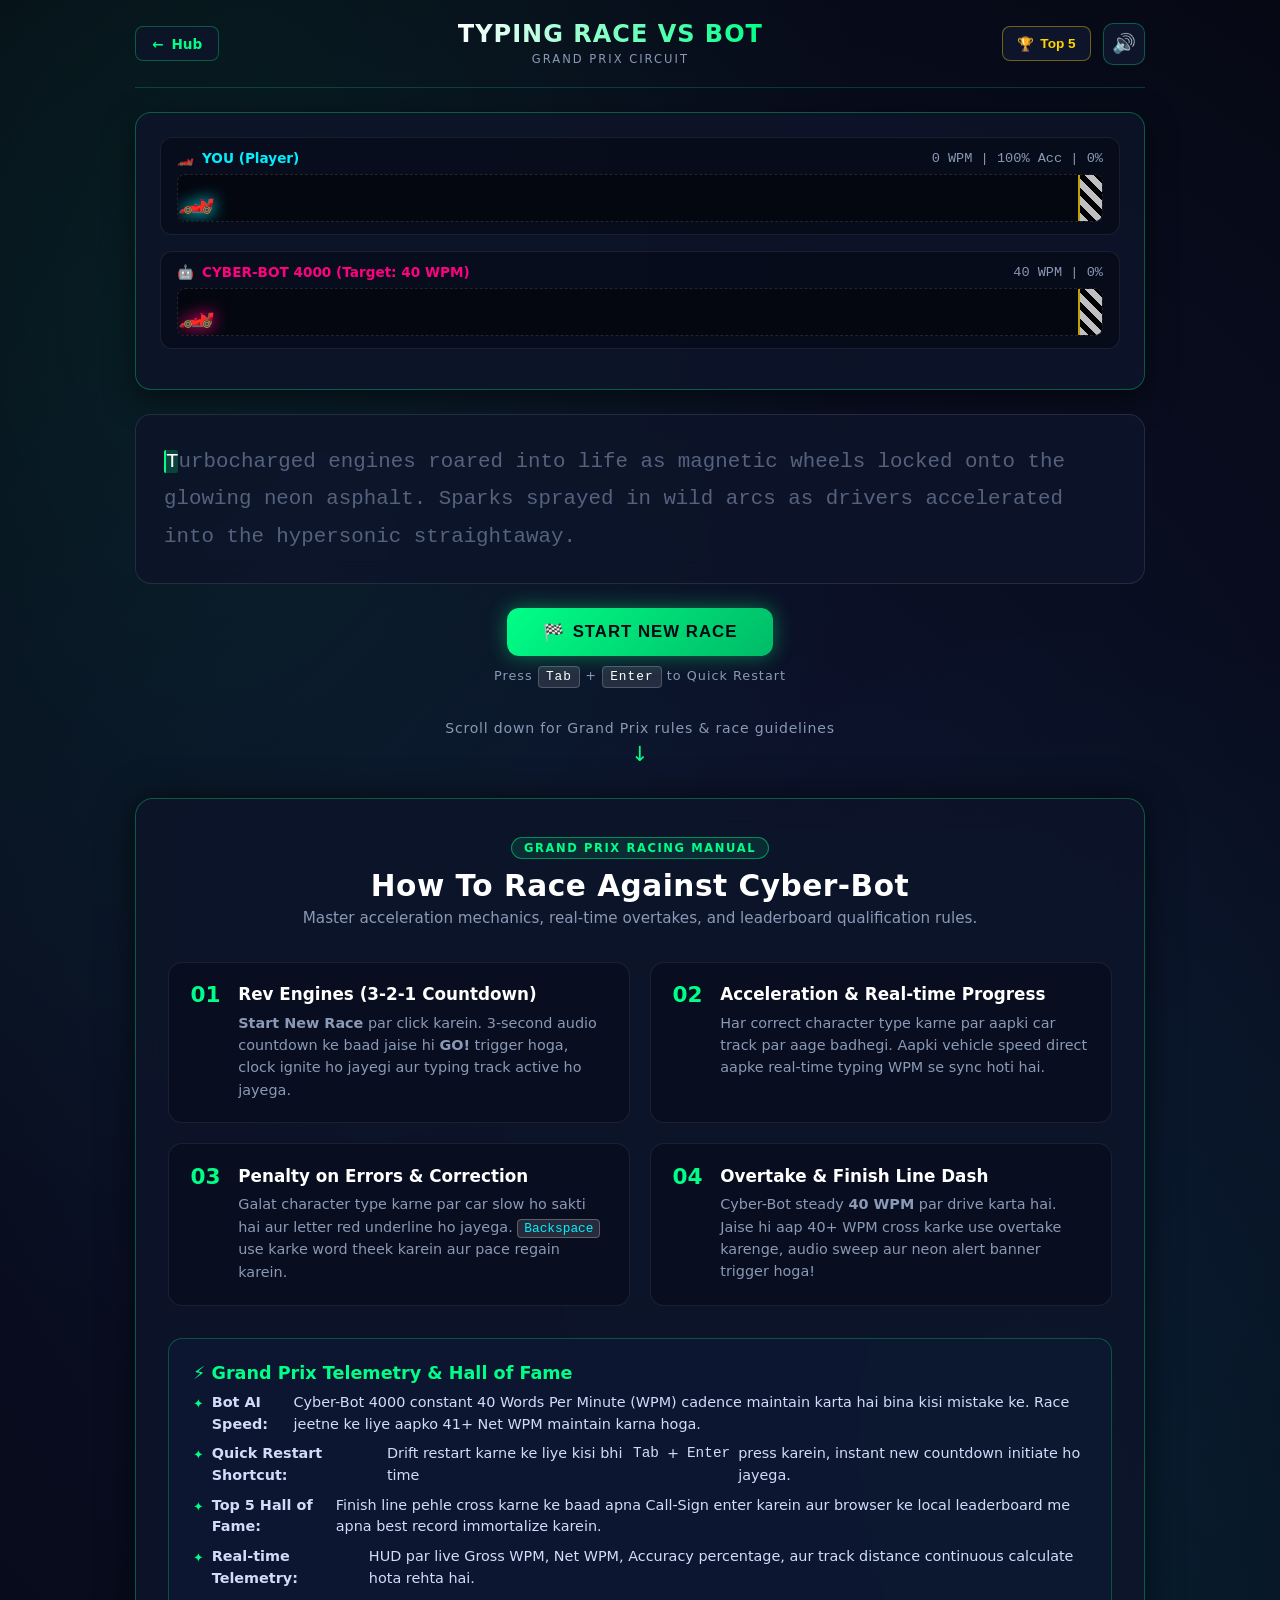
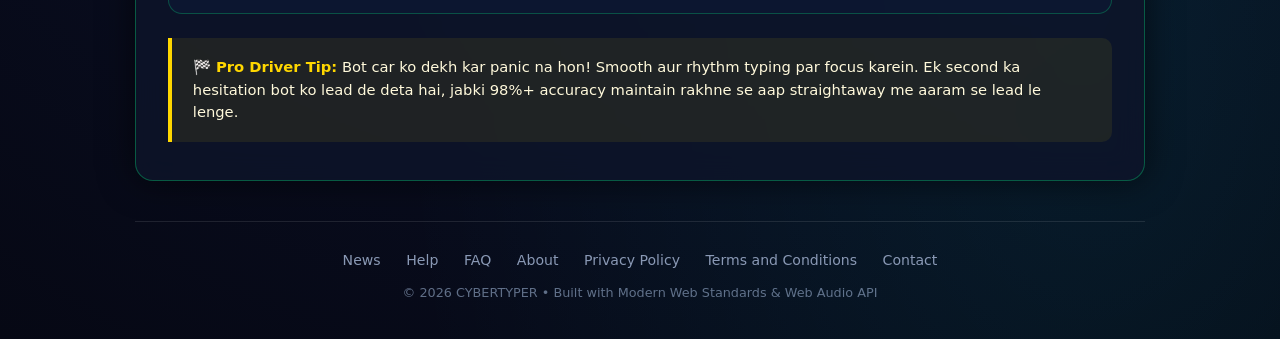
<file: games/typing-race.html>
<!DOCTYPE html>
<html lang="en">
<head>
  <meta charset="UTF-8">
  <meta name="viewport" content="width=device-width, initial-scale=1.0">
  <title>Typing Race vs Bot // CYBERTYPER</title>
  <link rel="icon" type="image/svg+xml" href="data:image/svg+xml,<svg xmlns='http://www.w3.org/2000/svg' viewBox='0 0 100 100'><text y='.9em' font-size='90'>🏎️</text></svg>">
  <style>
    :root {
      --bg-deep: #060814;
      --bg-card: rgba(14, 20, 42, 0.85);
      --border-neon: rgba(0, 255, 136, 0.3);
      --cyan-glow: #00f0ff;
      --magenta-glow: #ff007f;
      --emerald-glow: #00ff88;
      --danger-glow: #ff3366;
      --gold-glow: #ffd700;
      --text-main: #f0f4ff;
      --text-muted: #8a99b5;
      --font-main: 'Segoe UI', system-ui, -apple-system, sans-serif;
      --font-mono: 'Cascadia Code', 'Fira Code', Consolas, 'Courier New', monospace;
    }

    * {
      box-sizing: border-box;
      margin: 0;
      padding: 0;
      -webkit-tap-highlight-color: transparent;
    }

    body {
      background-color: var(--bg-deep);
      background-image: 
        radial-gradient(ellipse at 15% 15%, rgba(0, 255, 136, 0.08) 0%, transparent 45%),
        radial-gradient(ellipse at 85% 85%, rgba(0, 240, 255, 0.08) 0%, transparent 45%),
        radial-gradient(circle at 50% 50%, #0d1430 0%, var(--bg-deep) 100%);
      color: var(--text-main);
      font-family: var(--font-main);
      min-height: 100vh;
      display: flex;
      flex-direction: column;
      overflow-x: hidden;
    }

    .container {
      width: 100%;
      max-width: 1050px;
      margin: 0 auto;
      padding: 1.25rem 1.25rem 2.5rem;
      display: flex;
      flex-direction: column;
      flex: 1;
    }

    /* Header */
    .game-header {
      display: flex;
      align-items: center;
      justify-content: space-between;
      padding-bottom: 1.25rem;
      border-bottom: 1px solid rgba(0, 255, 136, 0.2);
      margin-bottom: 1.5rem;
    }

    .back-btn {
      display: inline-flex;
      align-items: center;
      gap: 0.5rem;
      padding: 0.55rem 1rem;
      border-radius: 8px;
      background: rgba(14, 20, 42, 0.8);
      border: 1px solid var(--border-neon);
      color: var(--emerald-glow);
      text-decoration: none;
      font-weight: 600;
      font-size: 0.85rem;
      transition: all 0.2s ease;
    }

    .back-btn:hover {
      background: var(--emerald-glow);
      color: #060814;
      box-shadow: 0 0 15px rgba(0, 255, 136, 0.4);
    }

    .game-title-badge {
      text-align: center;
    }

    .game-title-badge h1 {
      font-size: 1.5rem;
      font-weight: 800;
      letter-spacing: 1px;
      background: linear-gradient(90deg, #fff, var(--emerald-glow));
      -webkit-background-clip: text;
      -webkit-text-fill-color: transparent;
    }

    .game-title-badge span {
      font-size: 0.72rem;
      color: var(--text-muted);
      letter-spacing: 2px;
      text-transform: uppercase;
    }

    .header-actions {
      display: flex;
      align-items: center;
      gap: 0.75rem;
    }

    .btn-leaderboard-toggle {
      padding: 0.55rem 0.9rem;
      border-radius: 8px;
      background: rgba(16, 24, 48, 0.85);
      border: 1px solid rgba(255, 215, 0, 0.4);
      color: var(--gold-glow);
      font-size: 0.85rem;
      font-weight: 700;
      cursor: pointer;
      display: flex;
      align-items: center;
      gap: 0.4rem;
      transition: all 0.2s ease;
    }

    .btn-leaderboard-toggle:hover {
      background: var(--gold-glow);
      color: #060814;
      box-shadow: 0 0 15px rgba(255, 215, 0, 0.4);
    }

    .sound-toggle-btn {
      width: 42px;
      height: 42px;
      border-radius: 10px;
      background: rgba(16, 24, 48, 0.85);
      border: 1px solid var(--border-neon);
      color: var(--text-main);
      font-size: 1.2rem;
      cursor: pointer;
      display: flex;
      align-items: center;
      justify-content: center;
      transition: all 0.2s ease;
    }

    .sound-toggle-btn:hover {
      border-color: var(--emerald-glow);
      box-shadow: 0 0 15px rgba(0, 255, 136, 0.4);
    }

    .sound-toggle-btn.muted {
      border-color: rgba(255, 51, 102, 0.4);
      color: var(--danger-glow);
    }

    /* RACING TRACK ARENA */
    .racetrack-card {
      background: var(--bg-card);
      border: 1px solid var(--border-neon);
      border-radius: 16px;
      padding: 1.5rem;
      box-shadow: 0 10px 30px rgba(0, 0, 0, 0.5);
      margin-bottom: 1.5rem;
      position: relative;
      overflow: hidden;
    }

    .track-lane {
      position: relative;
      background: rgba(6, 10, 24, 0.7);
      border: 1px solid rgba(255, 255, 255, 0.08);
      border-radius: 12px;
      padding: 0.75rem 1rem;
      margin-bottom: 1rem;
    }

    .lane-meta {
      display: flex;
      justify-content: space-between;
      align-items: center;
      margin-bottom: 0.5rem;
      font-size: 0.85rem;
    }

    .racer-identity {
      display: flex;
      align-items: center;
      gap: 0.5rem;
      font-weight: 700;
    }

    .racer-identity.player { color: var(--cyan-glow); }
    .racer-identity.bot { color: var(--magenta-glow); }

    .racer-stats {
      font-family: var(--font-mono);
      font-size: 0.85rem;
      color: var(--text-muted);
    }

    .track-road {
      position: relative;
      height: 48px;
      background: rgba(0, 0, 0, 0.4);
      border-radius: 8px;
      overflow: hidden;
      border: 1px dashed rgba(255, 255, 255, 0.12);
    }

    .finish-line {
      position: absolute;
      right: 0;
      top: 0;
      bottom: 0;
      width: 24px;
      background: repeating-linear-gradient(
        45deg,
        #fff,
        #fff 6px,
        #000 6px,
        #000 12px
      );
      opacity: 0.75;
      z-index: 2;
      border-left: 2px solid var(--gold-glow);
    }

    .racer-vehicle {
      position: absolute;
      top: 50%;
      transform: translateY(-50%);
      left: 0%;
      font-size: 1.85rem;
      display: flex;
      align-items: center;
      justify-content: center;
      transition: left 0.1s ease-out;
      z-index: 5;
      filter: drop-shadow(0 0 8px currentColor);
    }

    .racer-vehicle.player { color: var(--cyan-glow); }
    .racer-vehicle.bot { color: var(--magenta-glow); }

    .progress-bar-fill {
      position: absolute;
      left: 0;
      top: 0;
      bottom: 0;
      width: 0%;
      opacity: 0.2;
      transition: width 0.1s ease-out;
    }

    .player-fill {
      background: linear-gradient(90deg, transparent, var(--cyan-glow));
    }

    .bot-fill {
      background: linear-gradient(90deg, transparent, var(--magenta-glow));
    }

    .overtake-banner {
      position: absolute;
      top: 15px;
      right: 20px;
      background: rgba(0, 255, 136, 0.2);
      border: 1px solid var(--emerald-glow);
      color: var(--emerald-glow);
      padding: 0.35rem 0.85rem;
      border-radius: 20px;
      font-size: 0.8rem;
      font-weight: 800;
      letter-spacing: 1px;
      text-transform: uppercase;
      opacity: 0;
      transform: translateY(-5px);
      transition: all 0.3s ease;
      pointer-events: none;
    }

    .overtake-banner.show {
      opacity: 1;
      transform: translateY(0);
    }

    /* TYPING TEXT BOX */
    .typing-box {
      background: var(--bg-card);
      border: 1px solid rgba(255, 255, 255, 0.1);
      border-radius: 16px;
      padding: 1.75rem;
      position: relative;
      cursor: text;
      margin-bottom: 1.5rem;
      backdrop-filter: blur(12px);
      transition: border-color 0.2s, box-shadow 0.2s;
    }

    .typing-box.active {
      border-color: var(--emerald-glow);
      box-shadow: 0 0 20px rgba(0, 255, 136, 0.2);
    }

    .text-display {
      font-family: var(--font-mono);
      font-size: 1.3rem;
      line-height: 1.8;
      user-select: none;
      word-break: break-word;
    }

    .char {
      border-radius: 2px;
      transition: color 0.05s;
    }

    .char.pending { color: #55627e; }
    .char.correct {
      color: var(--emerald-glow);
      text-shadow: 0 0 8px rgba(0, 255, 136, 0.5);
    }
    .char.wrong {
      color: var(--danger-glow);
      background: rgba(255, 51, 102, 0.25);
      text-shadow: 0 0 8px rgba(255, 51, 102, 0.5);
      text-decoration: underline wavy var(--danger-glow);
    }
    .char.current {
      background: rgba(0, 255, 136, 0.2);
      border-left: 2px solid var(--emerald-glow);
      color: #fff;
      animation: cursorBlink 0.9s infinite;
    }

    @keyframes cursorBlink {
      0%, 100% { border-color: var(--emerald-glow); }
      50% { border-color: transparent; }
    }

    .hidden-input {
      position: absolute;
      inset: 0;
      width: 100%;
      height: 100%;
      opacity: 0;
      cursor: text;
      font-size: 16px;
      z-index: 10;
    }

    .race-controls {
      display: flex;
      flex-direction: column;
      align-items: center;
      gap: 0.75rem;
    }

    .btn-race {
      background: linear-gradient(135deg, var(--emerald-glow), #00bb66);
      color: #060814;
      border: none;
      padding: 0.85rem 2.2rem;
      border-radius: 12px;
      font-size: 1.05rem;
      font-weight: 800;
      letter-spacing: 1px;
      cursor: pointer;
      box-shadow: 0 0 20px rgba(0, 255, 136, 0.4);
      transition: all 0.2s ease;
      display: inline-flex;
      align-items: center;
      gap: 0.5rem;
      text-transform: uppercase;
    }

    .btn-race:hover {
      transform: scale(1.04);
      box-shadow: 0 0 30px rgba(0, 255, 136, 0.7);
    }

    .shortcut-hint {
      font-size: 0.8rem;
      color: var(--text-muted);
      letter-spacing: 1px;
    }

    .shortcut-hint kbd {
      background: rgba(255, 255, 255, 0.1);
      padding: 0.15rem 0.45rem;
      border-radius: 4px;
      border: 1px solid rgba(255, 255, 255, 0.2);
      color: #fff;
    }

    /* Countdown Overlay */
    .countdown-overlay {
      position: fixed;
      inset: 0;
      background: rgba(6, 8, 20, 0.9);
      backdrop-filter: blur(12px);
      display: flex;
      flex-direction: column;
      align-items: center;
      justify-content: center;
      z-index: 100;
      opacity: 0;
      pointer-events: none;
      transition: opacity 0.25s ease;
    }

    .countdown-overlay.show {
      opacity: 1;
      pointer-events: auto;
    }

    .countdown-number {
      font-size: 8rem;
      font-weight: 900;
      font-family: var(--font-mono);
      color: var(--emerald-glow);
      text-shadow: 0 0 40px rgba(0, 255, 136, 0.8);
      animation: scalePop 0.5s cubic-bezier(0.16, 1, 0.3, 1);
    }

    .countdown-sub {
      font-size: 1.2rem;
      color: var(--text-muted);
      letter-spacing: 3px;
      text-transform: uppercase;
      margin-top: 1rem;
    }

    @keyframes scalePop {
      0% { transform: scale(0.4); opacity: 0; }
      70% { transform: scale(1.15); opacity: 1; }
      100% { transform: scale(1); opacity: 1; }
    }

    /* Results Modal */
    .modal-backdrop {
      position: fixed;
      inset: 0;
      background: rgba(6, 8, 20, 0.9);
      backdrop-filter: blur(14px);
      display: flex;
      align-items: center;
      justify-content: center;
      z-index: 100;
      padding: 1rem;
      opacity: 0;
      pointer-events: none;
      transition: opacity 0.3s ease;
    }

    .modal-backdrop.show {
      opacity: 1;
      pointer-events: auto;
    }

    .race-result-card {
      background: rgba(14, 20, 42, 0.96);
      border: 2px solid var(--emerald-glow);
      border-radius: 20px;
      width: 100%;
      max-width: 520px;
      padding: 2.25rem;
      text-align: center;
      box-shadow: 0 0 40px rgba(0, 255, 136, 0.3);
      transform: scale(0.92);
      transition: transform 0.3s ease;
    }

    .modal-backdrop.show .race-result-card {
      transform: scale(1);
    }

    .result-outcome-badge {
      display: inline-block;
      padding: 0.4rem 1.1rem;
      border-radius: 20px;
      font-size: 0.85rem;
      font-weight: 800;
      letter-spacing: 2px;
      text-transform: uppercase;
      margin-bottom: 1rem;
    }

    .badge-win {
      background: rgba(0, 255, 136, 0.2);
      border: 1px solid var(--emerald-glow);
      color: var(--emerald-glow);
    }

    .badge-lose {
      background: rgba(255, 51, 102, 0.2);
      border: 1px solid var(--danger-glow);
      color: var(--danger-glow);
    }

    .result-wpm-hero {
      font-size: 4rem;
      font-weight: 900;
      font-family: var(--font-mono);
      color: #fff;
      line-height: 1;
      margin-bottom: 0.3rem;
    }

    .result-wpm-label {
      font-size: 0.85rem;
      color: var(--text-muted);
      text-transform: uppercase;
      letter-spacing: 2px;
      margin-bottom: 1.25rem;
    }

    .metrics-summary-grid {
      display: grid;
      grid-template-columns: repeat(3, 1fr);
      gap: 0.75rem;
      margin-bottom: 1.5rem;
      background: rgba(0, 0, 0, 0.3);
      padding: 0.75rem;
      border-radius: 12px;
      border: 1px solid rgba(255, 255, 255, 0.05);
    }

    .metric-cell {
      display: flex;
      flex-direction: column;
      gap: 0.2rem;
    }

    .metric-cell .val {
      font-family: var(--font-mono);
      font-size: 1.25rem;
      font-weight: 800;
      color: var(--cyan-glow);
    }

    .metric-cell .lbl {
      font-size: 0.7rem;
      color: var(--text-muted);
      text-transform: uppercase;
      letter-spacing: 1px;
    }

    .name-input-group {
      margin-bottom: 1.5rem;
      display: flex;
      flex-direction: column;
      gap: 0.5rem;
      text-align: left;
    }

    .name-input-group label {
      font-size: 0.8rem;
      color: var(--text-muted);
      text-transform: uppercase;
    }

    .name-input {
      background: rgba(0, 0, 0, 0.4);
      border: 1px solid var(--border-neon);
      border-radius: 8px;
      padding: 0.75rem 1rem;
      color: var(--cyan-glow);
      font-family: var(--font-mono);
      font-size: 1rem;
      outline: none;
    }

    .name-input:focus {
      border-color: var(--cyan-glow);
    }

    /* Leaderboard Modal */
    .leaderboard-modal {
      position: fixed;
      inset: 0;
      background: rgba(6, 8, 20, 0.88);
      backdrop-filter: blur(12px);
      display: flex;
      align-items: center;
      justify-content: center;
      z-index: 120;
      opacity: 0;
      pointer-events: none;
      transition: opacity 0.25s ease;
      padding: 1rem;
    }

    .leaderboard-modal.show {
      opacity: 1;
      pointer-events: auto;
    }

    .lb-card {
      background: rgba(14, 20, 42, 0.98);
      border: 1px solid var(--gold-glow);
      border-radius: 20px;
      width: 100%;
      max-width: 480px;
      padding: 2rem;
      box-shadow: 0 0 35px rgba(255, 215, 0, 0.3);
    }

    .lb-header {
      display: flex;
      justify-content: space-between;
      align-items: center;
      margin-bottom: 1.5rem;
      padding-bottom: 0.75rem;
      border-bottom: 1px solid rgba(255, 215, 0, 0.2);
    }

    .lb-title {
      font-size: 1.25rem;
      font-weight: 800;
      color: var(--gold-glow);
      display: flex;
      align-items: center;
      gap: 0.5rem;
    }

    .lb-close {
      background: none;
      border: none;
      color: var(--text-muted);
      font-size: 1.5rem;
      cursor: pointer;
    }

    .lb-close:hover { color: #fff; }

    .lb-table {
      width: 100%;
      border-collapse: collapse;
      font-size: 0.9rem;
    }

    .lb-table th {
      text-align: left;
      padding: 0.6rem 0.5rem;
      color: var(--text-muted);
      border-bottom: 1px solid rgba(255, 255, 255, 0.1);
      font-size: 0.75rem;
      text-transform: uppercase;
    }

    .lb-table td {
      padding: 0.75rem 0.5rem;
      border-bottom: 1px solid rgba(255, 255, 255, 0.05);
      font-family: var(--font-mono);
    }

    .lb-rank {
      font-weight: 800;
      color: var(--gold-glow);
    }

    /* ==========================================================================
       SCROLL DOWN: DETAILED INSTRUCTION MANUAL & RULES SECTION
       ========================================================================== */
    .scroll-hint-bar {
      text-align: center;
      margin: 2.2rem 0 1rem;
      color: var(--text-muted);
      font-size: 0.88rem;
      letter-spacing: 0.8px;
      display: flex;
      flex-direction: column;
      align-items: center;
      gap: 0.4rem;
    }

    .scroll-hint-arrow {
      color: var(--emerald-glow);
      font-size: 1.3rem;
      animation: pulseDown 1.8s infinite ease-in-out;
    }

    @keyframes pulseDown {
      0%, 100% { transform: translateY(0); opacity: 0.5; }
      50% { transform: translateY(6px); opacity: 1; }
    }

    .how-to-play-section {
      margin-top: 1rem;
      margin-bottom: 2.5rem;
      background: var(--bg-card);
      border: 1px solid var(--border-neon);
      border-radius: 18px;
      padding: 2.4rem 2rem;
      box-shadow: 0 0 35px rgba(0, 0, 0, 0.6);
      backdrop-filter: blur(14px);
    }

    .htp-title-box {
      text-align: center;
      margin-bottom: 2.2rem;
    }

    .htp-tag {
      display: inline-block;
      font-size: 0.72rem;
      font-weight: 800;
      letter-spacing: 1.6px;
      text-transform: uppercase;
      color: var(--emerald-glow);
      border: 1px solid rgba(0, 255, 136, 0.45);
      background: rgba(0, 255, 136, 0.1);
      padding: 3px 12px;
      border-radius: 20px;
      margin-bottom: 0.6rem;
    }

    .htp-title-box h2 {
      font-size: 1.85rem;
      font-weight: 900;
      color: #fff;
      letter-spacing: 0.5px;
    }

    .htp-title-box p {
      color: var(--text-muted);
      font-size: 0.95rem;
      margin-top: 0.35rem;
    }

    .htp-grid-detailed {
      display: grid;
      grid-template-columns: repeat(2, 1fr);
      gap: 1.25rem;
      margin-bottom: 2rem;
    }

    .htp-card {
      background: rgba(8, 12, 30, 0.75);
      border: 1px solid rgba(255, 255, 255, 0.08);
      border-radius: 14px;
      padding: 1.35rem;
      display: flex;
      gap: 1.1rem;
      transition: all 0.2s ease;
    }

    .htp-card:hover {
      border-color: var(--emerald-glow);
      transform: translateY(-2px);
    }

    .htp-card-num {
      font-size: 1.35rem;
      font-weight: 900;
      color: var(--emerald-glow);
      line-height: 1;
    }

    .htp-card-body h3 {
      font-size: 1.05rem;
      color: #fff;
      margin-bottom: 0.45rem;
    }

    .htp-card-body p {
      font-size: 0.9rem;
      color: var(--text-muted);
      line-height: 1.55;
    }

    .htp-card-body kbd {
      background: rgba(255, 255, 255, 0.12);
      border: 1px solid rgba(255, 255, 255, 0.25);
      border-radius: 4px;
      padding: 1px 6px;
      font-size: 0.8rem;
      color: var(--cyan-glow);
    }

    .htp-detail-banner {
      background: rgba(14, 24, 52, 0.75);
      border: 1px solid rgba(0, 255, 136, 0.25);
      border-radius: 14px;
      padding: 1.5rem;
      margin-bottom: 1.5rem;
    }

    .htp-detail-banner h4 {
      color: var(--emerald-glow);
      font-size: 1.1rem;
      margin-bottom: 0.6rem;
      display: flex;
      align-items: center;
      gap: 0.5rem;
    }

    .htp-detail-banner ul {
      list-style: none;
      padding-left: 0;
      margin: 0;
      display: flex;
      flex-direction: column;
      gap: 0.5rem;
    }

    .htp-detail-banner li {
      font-size: 0.9rem;
      color: #d1dcfa;
      line-height: 1.5;
      display: flex;
      align-items: flex-start;
      gap: 0.5rem;
    }

    .htp-detail-banner li::before {
      content: '✦';
      color: var(--emerald-glow);
      font-size: 0.8rem;
      margin-top: 2px;
    }

    .htp-tip-banner {
      background: rgba(255, 215, 0, 0.08);
      border-left: 4px solid var(--gold-glow);
      padding: 1.1rem 1.3rem;
      border-radius: 0 10px 10px 0;
      font-size: 0.92rem;
      color: #fff9db;
      line-height: 1.55;
    }

    .htp-tip-banner strong {
      color: var(--gold-glow);
    }

    /* Site Footer */
    .site-footer {
      border-top: 1px solid rgba(255, 255, 255, 0.1);
      padding-top: 1.75rem;
      text-align: center;
    }

    .footer-nav {
      list-style: none;
      display: flex;
      flex-wrap: wrap;
      justify-content: center;
      gap: 0.85rem 1.6rem;
      margin-bottom: 1rem;
      padding: 0;
    }

    .footer-nav a {
      color: var(--text-muted);
      text-decoration: none;
      font-size: 0.88rem;
      transition: color 0.2s;
    }

    .footer-nav a:hover {
      color: var(--emerald-glow);
    }

    .footer-copy {
      color: rgba(155, 176, 209, 0.6);
      font-size: 0.8rem;
    }

    @media (max-width: 600px) {
      .text-display { font-size: 1.15rem; }
      .racetrack-card { padding: 1rem; }
      .countdown-number { font-size: 5rem; }
      .htp-grid-detailed { grid-template-columns: 1fr; }
    }
  </style>
</head>
<body>
  <div class="container">
    <header class="game-header">
      <a href="../index.html" class="back-btn">
        <span>←</span> Hub
      </a>
      <div class="game-title-badge">
        <h1>TYPING RACE VS BOT</h1>
        <span>Grand Prix Circuit</span>
      </div>
      <div class="header-actions">
        <button id="lbBtn" class="btn-leaderboard-toggle" title="View Leaderboard">
          <span>🏆</span> Top 5
        </button>
        <button id="soundToggle" class="sound-toggle-btn" aria-label="Toggle Sound" title="Sound Mute/Unmute">
          <span id="soundIcon">🔊</span>
        </button>
      </div>
    </header>

    <div class="racetrack-card">
      <div class="overtake-banner" id="overtakeBanner">⚡ OVERTAKE! ⚡</div>

      <div class="track-lane">
        <div class="lane-meta">
          <div class="racer-identity player">
            <span>🏎️</span>
            <span id="playerNameDisplay">YOU (Player)</span>
          </div>
          <div class="racer-stats">
            <span id="playerWpmDisplay">0 WPM</span> | <span id="playerAccDisplay">100% Acc</span> | <span id="playerPercentDisplay">0%</span>
          </div>
        </div>
        <div class="track-road">
          <div class="progress-bar-fill player-fill" id="playerFill"></div>
          <div class="finish-line"></div>
          <div class="racer-vehicle player" id="playerCar">🏎️</div>
        </div>
      </div>

      <div class="track-lane">
        <div class="lane-meta">
          <div class="racer-identity bot">
            <span>🤖</span>
            <span>CYBER-BOT 4000 (Target: 40 WPM)</span>
          </div>
          <div class="racer-stats">
            <span>40 WPM</span> | <span id="botPercentDisplay">0%</span>
          </div>
        </div>
        <div class="track-road">
          <div class="progress-bar-fill bot-fill" id="botFill"></div>
          <div class="finish-line"></div>
          <div class="racer-vehicle bot" id="botCar">🏎️</div>
        </div>
      </div>
    </div>

    <div class="typing-box" id="typingBox">
      <input type="text" id="hiddenInput" class="hidden-input" autocomplete="off" autocapitalize="off" spellcheck="false">
      <div class="text-display" id="textDisplay"></div>
    </div>

    <div class="race-controls">
      <button id="startRaceBtn" class="btn-race">
        <span>🏁</span> Start New Race
      </button>
      <div class="shortcut-hint">Press <kbd>Tab</kbd> + <kbd>Enter</kbd> to Quick Restart</div>
    </div>

    <div class="scroll-hint-bar">
      <span>Scroll down for Grand Prix rules & race guidelines</span>
      <div class="scroll-hint-arrow">↓</div>
    </div>

    <section class="how-to-play-section">
      <div class="htp-title-box">
        <span class="htp-tag">GRAND PRIX RACING MANUAL</span>
        <h2>How To Race Against Cyber-Bot</h2>
        <p>Master acceleration mechanics, real-time overtakes, and leaderboard qualification rules.</p>
      </div>

      <div class="htp-grid-detailed">
        <div class="htp-card">
          <div class="htp-card-num">01</div>
          <div class="htp-card-body">
            <h3>Rev Engines (3-2-1 Countdown)</h3>
            <p><strong>Start New Race</strong> par click karein. 3-second audio countdown ke baad jaise hi <strong>GO!</strong> trigger hoga, clock ignite ho jayegi aur typing track active ho jayega.</p>
          </div>
        </div>

        <div class="htp-card">
          <div class="htp-card-num">02</div>
          <div class="htp-card-body">
            <h3>Acceleration & Real-time Progress</h3>
            <p>Har correct character type karne par aapki car track par aage badhegi. Aapki vehicle speed direct aapke real-time typing WPM se sync hoti hai.</p>
          </div>
        </div>

        <div class="htp-card">
          <div class="htp-card-num">03</div>
          <div class="htp-card-body">
            <h3>Penalty on Errors & Correction</h3>
            <p>Galat character type karne par car slow ho sakti hai aur letter red underline ho jayega. <kbd>Backspace</kbd> use karke word theek karein aur pace regain karein.</p>
          </div>
        </div>

        <div class="htp-card">
          <div class="htp-card-num">04</div>
          <div class="htp-card-body">
            <h3>Overtake & Finish Line Dash</h3>
            <p>Cyber-Bot steady <strong>40 WPM</strong> par drive karta hai. Jaise hi aap 40+ WPM cross karke use overtake karenge, audio sweep aur neon alert banner trigger hoga!</p>
          </div>
        </div>
      </div>

      <div class="htp-detail-banner">
        <h4>⚡ Grand Prix Telemetry & Hall of Fame</h4>
        <ul>
          <li><strong>Bot AI Speed:</strong> Cyber-Bot 4000 constant 40 Words Per Minute (WPM) cadence maintain karta hai bina kisi mistake ke. Race jeetne ke liye aapko 41+ Net WPM maintain karna hoga.</li>
          <li><strong>Quick Restart Shortcut:</strong> Drift restart karne ke liye kisi bhi time <kbd>Tab</kbd> + <kbd>Enter</kbd> press karein, instant new countdown initiate ho jayega.</li>
          <li><strong>Top 5 Hall of Fame:</strong> Finish line pehle cross karne ke baad apna Call-Sign enter karein aur browser ke local leaderboard me apna best record immortalize karein.</li>
          <li><strong>Real-time Telemetry:</strong> HUD par live Gross WPM, Net WPM, Accuracy percentage, aur track distance continuous calculate hota rehta hai.</li>
        </ul>
      </div>

      <div class="htp-tip-banner">
        <strong>🏁 Pro Driver Tip:</strong> Bot car ko dekh kar panic na hon! Smooth aur rhythm typing par focus karein. Ek second ka hesitation bot ko lead de deta hai, jabki 98%+ accuracy maintain rakhne se aap straightaway me aaram se lead le lenge.
      </div>
    </section>

    <footer class="site-footer">
      <ul class="footer-nav">
        <li><a href="../pages/content.html">News</a></li>
        <li><a href="../pages/help.html">Help</a></li>
        <li><a href="../pages/faq.html">FAQ</a></li>
        <li><a href="../pages/about.html">About</a></li>
        <li><a href="../pages/privacy.html">Privacy Policy</a></li>
        <li><a href="../pages/terms.html">Terms and Conditions</a></li>
        <li><a href="../pages/contact.html">Contact</a></li>
      </ul>
      <div class="footer-copy">© 2026 CYBERTYPER • Built with Modern Web Standards & Web Audio API</div>
    </footer>
  </div>

  <div class="countdown-overlay" id="countdownOverlay">
    <div class="countdown-number" id="countdownNum">3</div>
    <div class="countdown-sub">Rev Engines...</div>
  </div>

  <div class="modal-backdrop" id="resultsModal">
    <div class="race-result-card">
      <div class="result-outcome-badge badge-win" id="resultBadge">VICTORY!</div>
      <div class="result-wpm-hero" id="resultWpm">0</div>
      <div class="result-wpm-label">Net Words Per Minute</div>

      <div class="metrics-summary-grid">
        <div class="metric-cell">
          <span class="val" id="resAccuracy">100%</span>
          <span class="lbl">Accuracy</span>
        </div>
        <div class="metric-cell">
          <span class="val" id="resGrossWpm">0</span>
          <span class="lbl">Gross WPM</span>
        </div>
        <div class="metric-cell">
          <span class="val" id="resErrors">0</span>
          <span class="lbl">Errors</span>
        </div>
      </div>

      <div class="name-input-group" id="saveScoreSection">
        <label for="racerName">Call-Sign for Hall of Fame:</label>
        <input type="text" id="racerName" class="name-input" maxlength="15" value="SpeedRider">
      </div>

      <div class="race-controls" style="margin-top: 1rem;">
        <button id="saveScoreBtn" class="btn-race">Save & Race Again</button>
      </div>
    </div>
  </div>

  <div class="leaderboard-modal" id="leaderboardModal">
    <div class="lb-card">
      <div class="lb-header">
        <div class="lb-title">
          <span>🏆</span> Top 5 Race Hall of Fame
        </div>
        <button class="lb-close" id="lbCloseBtn">✕</button>
      </div>
      <table class="lb-table">
        <thead>
          <tr>
            <th>Rank</th>
            <th>Racer</th>
            <th>WPM</th>
            <th>Acc</th>
            <th>Date</th>
          </tr>
        </thead>
        <tbody id="lbTableBody"></tbody>
      </table>
    </div>
  </div>

  <script>
    /* ==========================================================================
       1. SOUND SYNTHESIZER (DISCONNECT CLEANUP & MEMORY LEAK SAFE)
       ========================================================================== */
    window.audioCtx = null;
    window.isMuted = localStorage.getItem('typing_site_sound_muted') === 'true';

    const soundToggle = document.getElementById('soundToggle');
    const soundIcon = document.getElementById('soundIcon');

    function updateSoundUI() {
      if (window.isMuted) {
        soundIcon.textContent = '🔇';
        soundToggle.classList.add('muted');
      } else {
        soundIcon.textContent = '🔊';
        soundToggle.classList.remove('muted');
      }
    }
    window.updateSoundUI = updateSoundUI;
    updateSoundUI();

    function getAudioContext() {
      if (!window.audioCtx) {
        const AudioCtx = window.AudioContext || window.webkitAudioContext;
        if (AudioCtx) window.audioCtx = new AudioCtx();
      }
      if (window.audioCtx && window.audioCtx.state === 'suspended') {
        window.audioCtx.resume();
      }
      return window.audioCtx;
    }
    window.getAudioContext = getAudioContext;

    ['click', 'keydown', 'touchstart'].forEach(evt => {
      window.addEventListener(evt, () => {
        if (window.audioCtx && window.audioCtx.state === 'suspended') {
          window.audioCtx.resume();
        }
      }, { once: false });
    });

    soundToggle.addEventListener('click', (e) => {
      e.stopPropagation();
      window.isMuted = !window.isMuted;
      localStorage.setItem('typing_site_sound_muted', window.isMuted);
      updateSoundUI();
      if (!window.isMuted) playCorrectTick();
    });

    function cleanAudioNode(osc, gain, duration) {
      setTimeout(() => {
        try {
          osc.disconnect();
          gain.disconnect();
        } catch (_) {}
      }, (duration * 1000) + 50);
    }

    function playCorrectTick() {
      if (window.isMuted) return;
      try {
        const ctx = getAudioContext();
        if (!ctx) return;
        const osc = ctx.createOscillator();
        const gain = ctx.createGain();
        osc.type = 'triangle';
        osc.frequency.setValueAtTime(700, ctx.currentTime);
        gain.gain.setValueAtTime(0.08, ctx.currentTime);
        gain.gain.exponentialRampToValueAtTime(0.0001, ctx.currentTime + 0.03);
        osc.connect(gain);
        gain.connect(ctx.destination);
        osc.start();
        osc.stop(ctx.currentTime + 0.03);
        cleanAudioNode(osc, gain, 0.03);
      } catch (e) {}
    }

    function playWrongSoft() {
      if (window.isMuted) return;
      try {
        const ctx = getAudioContext();
        if (!ctx) return;
        const osc = ctx.createOscillator();
        const gain = ctx.createGain();
        osc.type = 'square';
        osc.frequency.setValueAtTime(180, ctx.currentTime);
        gain.gain.setValueAtTime(0.06, ctx.currentTime);
        gain.gain.exponentialRampToValueAtTime(0.0001, ctx.currentTime + 0.05);
        osc.connect(gain);
        gain.connect(ctx.destination);
        osc.start();
        osc.stop(ctx.currentTime + 0.05);
        cleanAudioNode(osc, gain, 0.05);
      } catch (e) {}
    }

    function playCountdownBeep(isGo = false) {
      if (window.isMuted) return;
      try {
        const ctx = getAudioContext();
        if (!ctx) return;
        const osc = ctx.createOscillator();
        const gain = ctx.createGain();
        osc.type = 'sine';
        const freq = isGo ? 880 : 440;
        const duration = isGo ? 0.25 : 0.15;
        osc.frequency.setValueAtTime(freq, ctx.currentTime);
        gain.gain.setValueAtTime(0.12, ctx.currentTime);
        gain.gain.exponentialRampToValueAtTime(0.0001, ctx.currentTime + duration);
        osc.connect(gain);
        gain.connect(ctx.destination);
        osc.start();
        osc.stop(ctx.currentTime + duration);
        cleanAudioNode(osc, gain, duration);
      } catch (e) {}
    }

    function playOvertakeSweep() {
      if (window.isMuted) return;
      try {
        const ctx = getAudioContext();
        if (!ctx) return;
        const osc = ctx.createOscillator();
        const gain = ctx.createGain();
        osc.type = 'sine';
        osc.frequency.setValueAtTime(500, ctx.currentTime);
        osc.frequency.exponentialRampToValueAtTime(900, ctx.currentTime + 0.15);
        gain.gain.setValueAtTime(0.12, ctx.currentTime);
        gain.gain.exponentialRampToValueAtTime(0.0001, ctx.currentTime + 0.15);
        osc.connect(gain);
        gain.connect(ctx.destination);
        osc.start();
        osc.stop(ctx.currentTime + 0.15);
        cleanAudioNode(osc, gain, 0.15);
      } catch (e) {}
    }

    function playVictoryFanfare() {
      if (window.isMuted) return;
      try {
        const ctx = getAudioContext();
        if (!ctx) return;
        const notes = [523.25, 659.25, 783.99, 1046.50];
        notes.forEach((freq, i) => {
          const t = ctx.currentTime + (i * 0.15);
          const osc = ctx.createOscillator();
          const gain = ctx.createGain();
          osc.type = 'sine';
          osc.frequency.setValueAtTime(freq, t);
          gain.gain.setValueAtTime(0.14, t);
          gain.gain.exponentialRampToValueAtTime(0.0001, t + 0.15);
          osc.connect(gain);
          gain.connect(ctx.destination);
          osc.start(t);
          osc.stop(t + 0.15);
          cleanAudioNode(osc, gain, 0.15 + (i * 0.15));
        });
      } catch (e) {}
    }

    function playDefeatSweep() {
      if (window.isMuted) return;
      try {
        const ctx = getAudioContext();
        if (!ctx) return;
        const osc = ctx.createOscillator();
        const gain = ctx.createGain();
        osc.type = 'sawtooth';
        osc.frequency.setValueAtTime(400, ctx.currentTime);
        osc.frequency.exponentialRampToValueAtTime(150, ctx.currentTime + 0.4);
        gain.gain.setValueAtTime(0.14, ctx.currentTime);
        gain.gain.exponentialRampToValueAtTime(0.0001, ctx.currentTime + 0.4);
        osc.connect(gain);
        gain.connect(ctx.destination);
        osc.start();
        osc.stop(ctx.currentTime + 0.4);
        cleanAudioNode(osc, gain, 0.4);
      } catch (e) {}
    }

    /* ==========================================================================
       2. PASSAGES & RACE STATE
       ========================================================================== */
    const PASSAGES = [
      "Turbocharged engines roared into life as magnetic wheels locked onto the glowing neon asphalt. Sparks sprayed in wild arcs as drivers accelerated into the hypersonic straightaway.",
      "The cybernetic championship demands split second reflexes and flawless keyboard command. Every mistake drops your speed, allowing relentless synthetic rivals to pull ahead.",
      "Accelerate past the hairpin turn with precise keystrokes. Shifting gears into sixth velocity requires steady focus while your peripheral vision monitors the competitor in lane two.",
      "Synthetic competitors compute the ideal racing line with mathematical precision. To beat the machine, a human racer must push beyond pure calculation into pure rhythm.",
      "Neon headlights pierce the midnight rain. Crossing the final checkpoint ahead of the artificial intelligence requires maximum RPM and unbreakable nerve."
    ];

    let targetText = "";
    let currentIndex = 0;
    let errors = 0;
    let totalKeystrokes = 0;
    let raceActive = false;
    let raceFinished = false;
    let startTime = null;
    let botLoopInterval = null;
    let wasPlayerBehind = true;

    const textDisplay = document.getElementById('textDisplay');
    const hiddenInput = document.getElementById('hiddenInput');
    const typingBox = document.getElementById('typingBox');
    const playerCar = document.getElementById('playerCar');
    const botCar = document.getElementById('botCar');
    const playerFill = document.getElementById('playerFill');
    const botFill = document.getElementById('botFill');
    const playerWpmDisplay = document.getElementById('playerWpmDisplay');
    const playerAccDisplay = document.getElementById('playerAccDisplay');
    const playerPercentDisplay = document.getElementById('playerPercentDisplay');
    const botPercentDisplay = document.getElementById('botPercentDisplay');
    const overtakeBanner = document.getElementById('overtakeBanner');

    const countdownOverlay = document.getElementById('countdownOverlay');
    const countdownNum = document.getElementById('countdownNum');

    const resultsModal = document.getElementById('resultsModal');
    const resultBadge = document.getElementById('resultBadge');
    const resultWpm = document.getElementById('resultWpm');
    const resAccuracy = document.getElementById('resAccuracy');
    const resGrossWpm = document.getElementById('resGrossWpm');
    const resErrors = document.getElementById('resErrors');
    const racerNameInput = document.getElementById('racerName');
    const saveScoreBtn = document.getElementById('saveScoreBtn');

    const leaderboardModal = document.getElementById('leaderboardModal');
    const lbBtn = document.getElementById('lbBtn');
    const lbCloseBtn = document.getElementById('lbCloseBtn');
    const lbTableBody = document.getElementById('lbTableBody');

    function initPassage() {
      targetText = PASSAGES[Math.floor(Math.random() * PASSAGES.length)];
      textDisplay.innerHTML = '';
      for (let i = 0; i < targetText.length; i++) {
        const span = document.createElement('span');
        span.className = 'char pending';
        span.textContent = targetText[i];
        if (i === 0) span.classList.add('current');
        textDisplay.appendChild(span);
      }
    }

    function resetRaceView() {
      currentIndex = 0;
      errors = 0;
      totalKeystrokes = 0;
      raceActive = false;
      raceFinished = false;
      wasPlayerBehind = true;
      clearInterval(botLoopInterval);

      playerCar.style.left = '0%';
      botCar.style.left = '0%';
      playerFill.style.width = '0%';
      botFill.style.width = '0%';

      playerWpmDisplay.textContent = '0 WPM';
      playerAccDisplay.textContent = '100% Acc';
      playerPercentDisplay.textContent = '0%';
      botPercentDisplay.textContent = '0%';
      overtakeBanner.classList.remove('show');
      typingBox.classList.remove('active');

      initPassage();
    }

    function startCountdown() {
      resetRaceView();
      countdownOverlay.classList.add('show');

      let step = 3;
      countdownNum.textContent = '3';
      playCountdownBeep(false);

      const countInterval = setInterval(() => {
        step--;
        if (step > 0) {
          countdownNum.textContent = step;
          playCountdownBeep(false);
        } else if (step === 0) {
          countdownNum.textContent = 'GO!';
          playCountdownBeep(true);
        } else {
          clearInterval(countInterval);
          countdownOverlay.classList.remove('show');
          launchRace();
        }
      }, 550);
    }

    function launchRace() {
      raceActive = true;
      raceFinished = false;
      startTime = Date.now();
      typingBox.classList.add('active');
      hiddenInput.focus();

      // Bot 40 WPM Benchmark logic
      const totalWords = targetText.length / 5;
      const botTotalSeconds = (totalWords / 40) * 60;

      botLoopInterval = setInterval(() => {
        if (!raceActive) return;
        const elapsed = (Date.now() - startTime) / 1000;
        const botProgress = Math.min(100, (elapsed / botTotalSeconds) * 100);

        botCar.style.left = `calc(${botProgress}% - 30px)`;
        botFill.style.width = `${botProgress}%`;
        botPercentDisplay.textContent = `${Math.round(botProgress)}%`;

        const playerProgress = (currentIndex / targetText.length) * 100;
        if (wasPlayerBehind && playerProgress > botProgress && playerProgress > 3) {
          wasPlayerBehind = false;
          playOvertakeSweep();
          showOvertakeNotification();
        } else if (playerProgress < botProgress) {
          wasPlayerBehind = true;
        }

        if (botProgress >= 100 && !raceFinished) {
          finishRace(false);
        }
      }, 50);
    }

    function showOvertakeNotification() {
      overtakeBanner.classList.add('show');
      setTimeout(() => {
        overtakeBanner.classList.remove('show');
      }, 1200);
    }

    function handleKey(char) {
      if (!raceActive || raceFinished) return;

      totalKeystrokes++;
      const spans = textDisplay.children;
      const expectedChar = targetText[currentIndex];

      if (char === expectedChar) {
        spans[currentIndex].className = 'char correct';
        playCorrectTick();
        currentIndex++;

        if (currentIndex < targetText.length) {
          spans[currentIndex].className = 'char current';
        } else {
          finishRace(true);
        }
      } else {
        errors++;
        spans[currentIndex].className = 'char wrong current';
        playWrongSoft();
      }

      updatePlayerProgress();
    }

    function updatePlayerProgress() {
      const playerProgress = Math.min(100, (currentIndex / targetText.length) * 100);
      playerCar.style.left = `calc(${playerProgress}% - 30px)`;
      playerFill.style.width = `${playerProgress}%`;
      playerPercentDisplay.textContent = `${Math.round(playerProgress)}%`;

      if (startTime) {
        const elapsedMin = ((Date.now() - startTime) / 1000) / 60;
        if (elapsedMin > 0.01) {
          // Standard Net WPM calculation
          const grossWpm = (currentIndex / 5) / elapsedMin;
          const netWpm = Math.max(0, Math.round(grossWpm - (errors / elapsedMin)));
          playerWpmDisplay.textContent = `${netWpm} WPM`;
        }

        const currentAcc = totalKeystrokes > 0 
          ? Math.max(0, Math.round(((totalKeystrokes - errors) / totalKeystrokes) * 100))
          : 100;
        playerAccDisplay.textContent = `${currentAcc}% Acc`;
      }
    }

    function finishRace(playerWon) {
      raceFinished = true;
      raceActive = false;
      clearInterval(botLoopInterval);
      typingBox.classList.remove('active');

      const elapsedMin = Math.max(0.01, ((Date.now() - startTime) / 1000) / 60);
      const grossWpm = Math.round((totalKeystrokes / 5) / elapsedMin);
      const netWpm = Math.max(0, Math.round(((currentIndex / 5) / elapsedMin) - (errors / elapsedMin)));
      const finalAccuracy = totalKeystrokes > 0 
        ? Math.max(0, Math.round(((totalKeystrokes - errors) / totalKeystrokes) * 100))
        : 100;

      resultWpm.textContent = netWpm;
      resGrossWpm.textContent = grossWpm;
      resAccuracy.textContent = `${finalAccuracy}%`;
      resErrors.textContent = errors;

      if (playerWon) {
        resultBadge.textContent = '🏁 VICTORY! YOU BEAT THE BOT!';
        resultBadge.className = 'result-outcome-badge badge-win';
        playVictoryFanfare();
      } else {
        resultBadge.textContent = '❌ DEFEAT! BOT CROSSED FIRST!';
        resultBadge.className = 'result-outcome-badge badge-lose';
        playDefeatSweep();
      }

      setTimeout(() => {
        resultsModal.classList.add('show');
      }, 500);
    }

    /* Leaderboard Storage */
    function getLeaderboard() {
      const saved = localStorage.getItem('typing_race_leaderboard');
      if (saved) {
        try { return JSON.parse(saved); } catch (e) {}
      }
      return [
        { name: 'CyberPhantom', wpm: 56, acc: 98, date: '2026-09-20' },
        { name: 'NeonSpeed', wpm: 51, acc: 96, date: '2026-09-22' },
        { name: 'HyperDrive', wpm: 46, acc: 94, date: '2026-09-23' },
        { name: 'ByteMaster', wpm: 43, acc: 95, date: '2026-09-24' },
        { name: 'CodeRunner', wpm: 39, acc: 92, date: '2026-09-25' }
      ];
    }

    function saveScore(name, wpm, acc) {
      let lb = getLeaderboard();
      const today = new Date().toISOString().split('T')[0];
      lb.push({ name: name || 'Racer', wpm: wpm, acc: acc, date: today });
      lb.sort((a, b) => b.wpm - a.wpm);
      lb = lb.slice(0, 5);
      localStorage.setItem('typing_race_leaderboard', JSON.stringify(lb));
    }

    function renderLeaderboard() {
      const lb = getLeaderboard();
      lbTableBody.innerHTML = '';
      lb.forEach((entry, idx) => {
        const tr = document.createElement('tr');
        tr.innerHTML = `
          <td class="lb-rank">#${idx + 1}</td>
          <td style="color:#fff;">${entry.name}</td>
          <td style="color:var(--emerald-glow); font-weight:700;">${entry.wpm}</td>
          <td>${entry.acc}%</td>
          <td style="color:var(--text-muted); font-size:0.75rem;">${entry.date}</td>
        `;
        lbTableBody.appendChild(tr);
      });
    }

    // Keyboard navigation & Quick Restart (Tab + Enter)
    let isTabPressed = false;
    window.addEventListener('keydown', (e) => {
      if (e.key === 'Tab') isTabPressed = true;
      if (e.key === 'Enter' && isTabPressed) {
        e.preventDefault();
        resultsModal.classList.remove('show');
        startCountdown();
        return;
      }

      if (!raceActive) return;
      if (e.key === 'Backspace') {
        e.preventDefault();
        if (currentIndex > 0) {
          const spans = textDisplay.children;
          if (currentIndex < targetText.length) spans[currentIndex].className = 'char pending';
          currentIndex--;
          spans[currentIndex].className = 'char current';
          updatePlayerProgress();
        }
        return;
      }
      if (e.key.length === 1 && !e.ctrlKey && !e.altKey && !e.metaKey) {
        e.preventDefault();
        handleKey(e.key);
      }
    });

    window.addEventListener('keyup', (e) => {
      if (e.key === 'Tab') isTabPressed = false;
    });

    hiddenInput.addEventListener('input', (e) => {
      if (!raceActive) return;
      const val = hiddenInput.value;
      if (val.length > 0) {
        handleKey(val[val.length - 1]);
        hiddenInput.value = '';
      }
    });

    typingBox.addEventListener('click', () => {
      hiddenInput.focus();
    });

    document.getElementById('startRaceBtn').addEventListener('click', () => {
      startCountdown();
    });

    saveScoreBtn.addEventListener('click', () => {
      const name = racerNameInput.value.trim() || 'Racer';
      const wpm = parseInt(resultWpm.textContent) || 0;
      const acc = parseInt(resAccuracy.textContent) || 100;
      saveScore(name, wpm, acc);
      resultsModal.classList.remove('show');
      startCountdown();
    });

    lbBtn.addEventListener('click', () => {
      renderLeaderboard();
      leaderboardModal.classList.add('show');
    });

    lbCloseBtn.addEventListener('click', () => {
      leaderboardModal.classList.remove('show');
    });

    resetRaceView();
  </script>
</body>
</html>
</file>
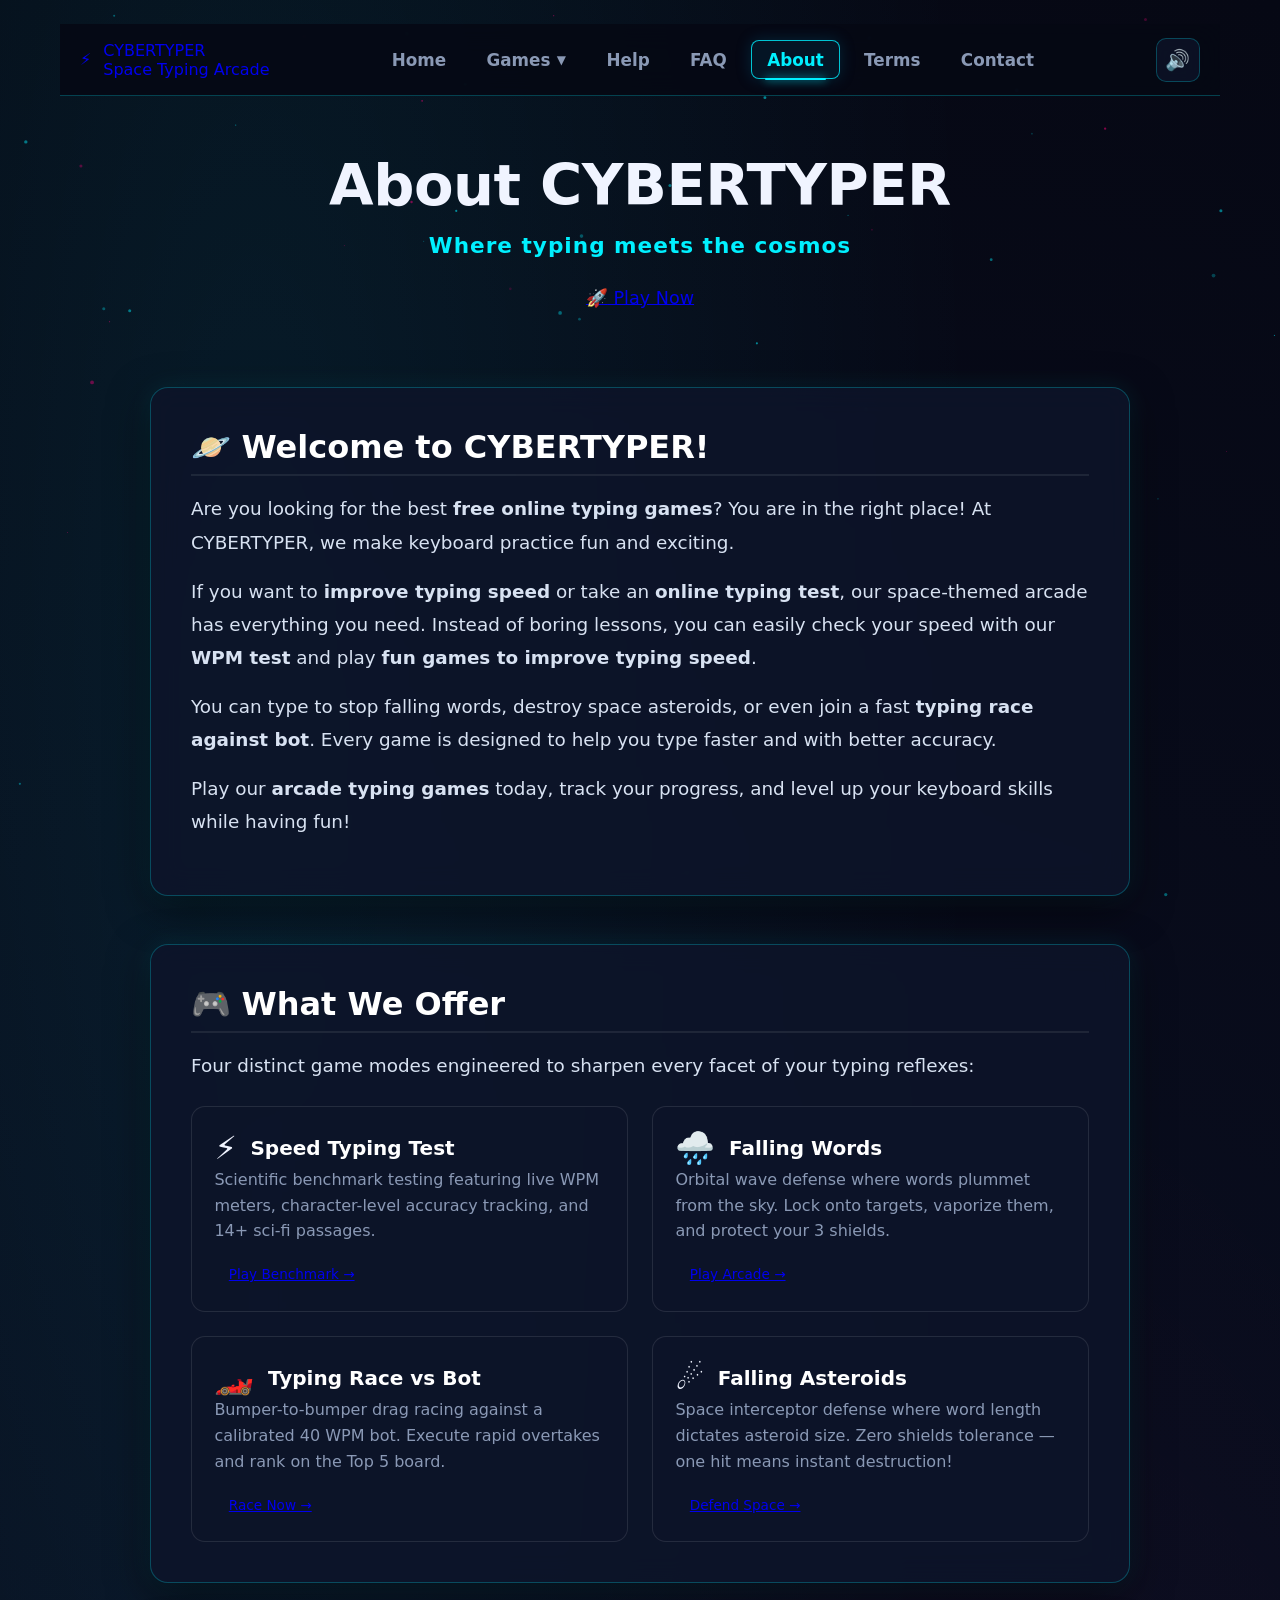
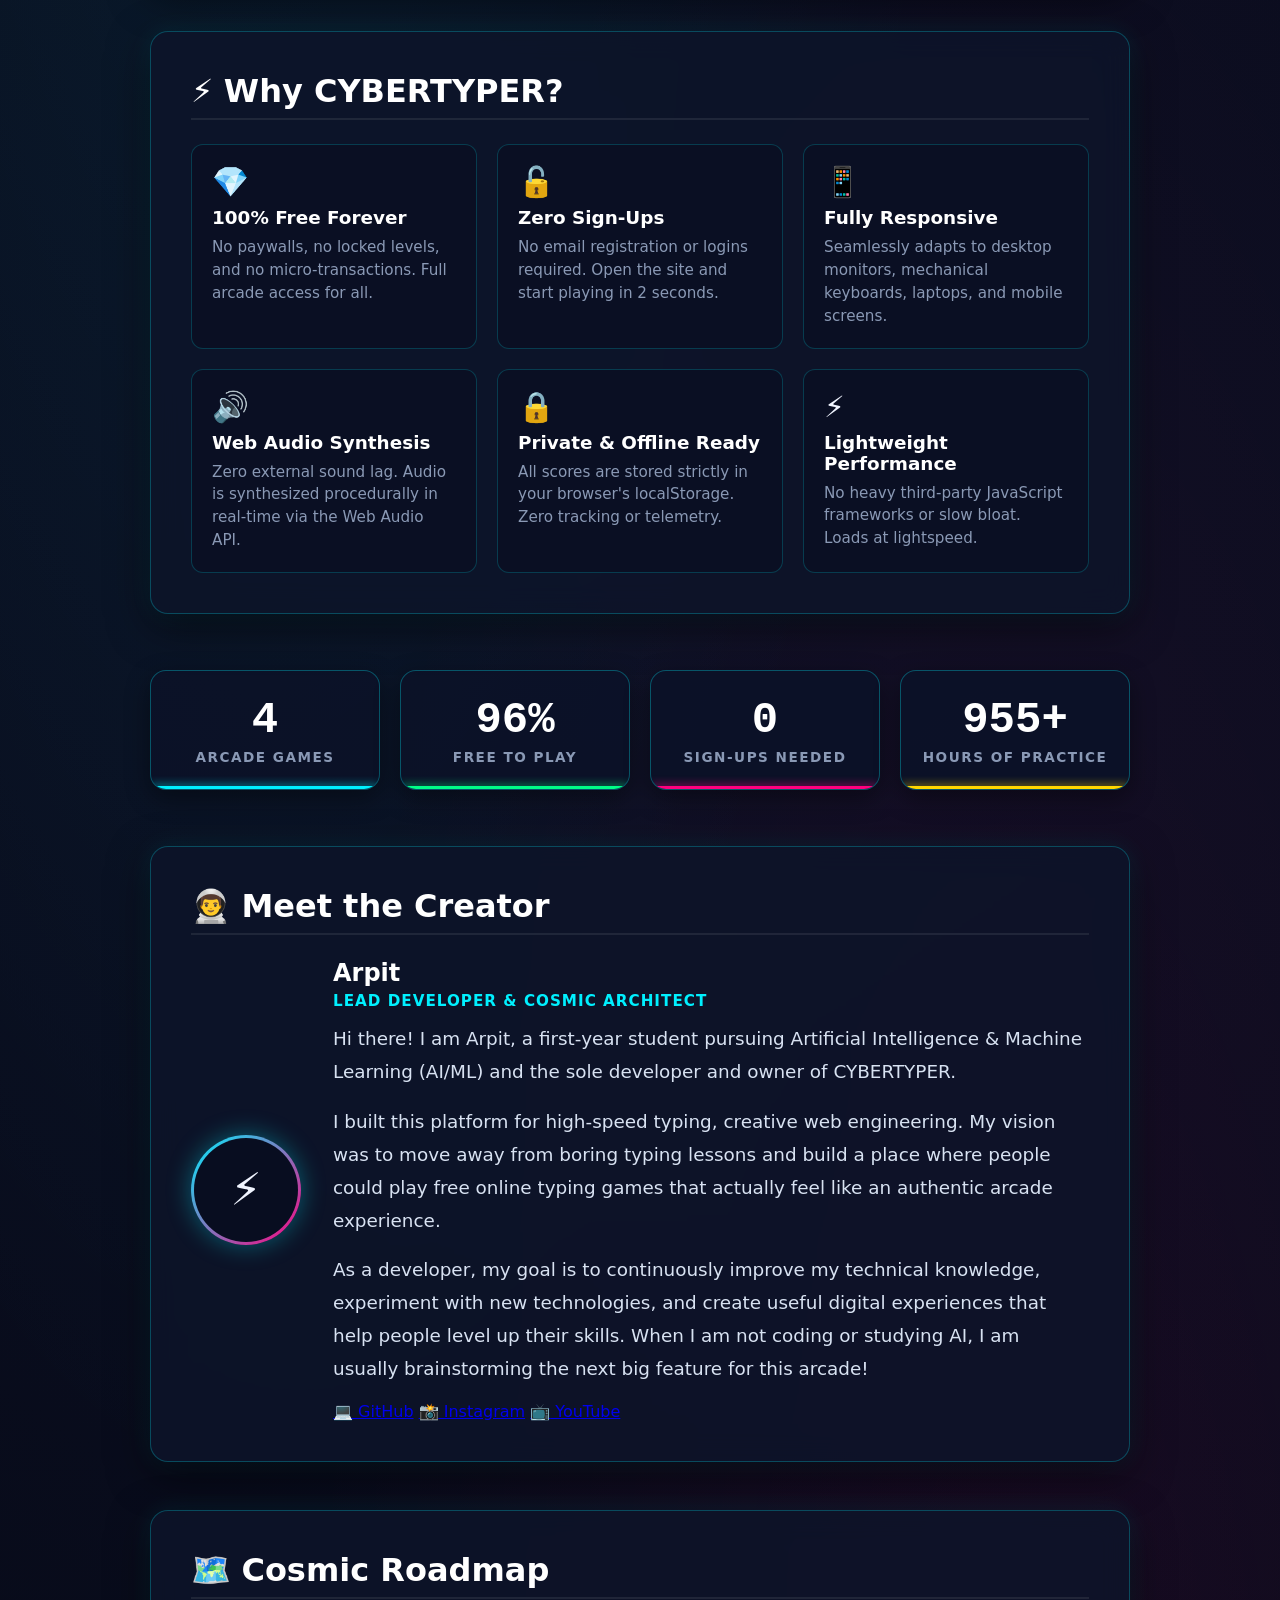
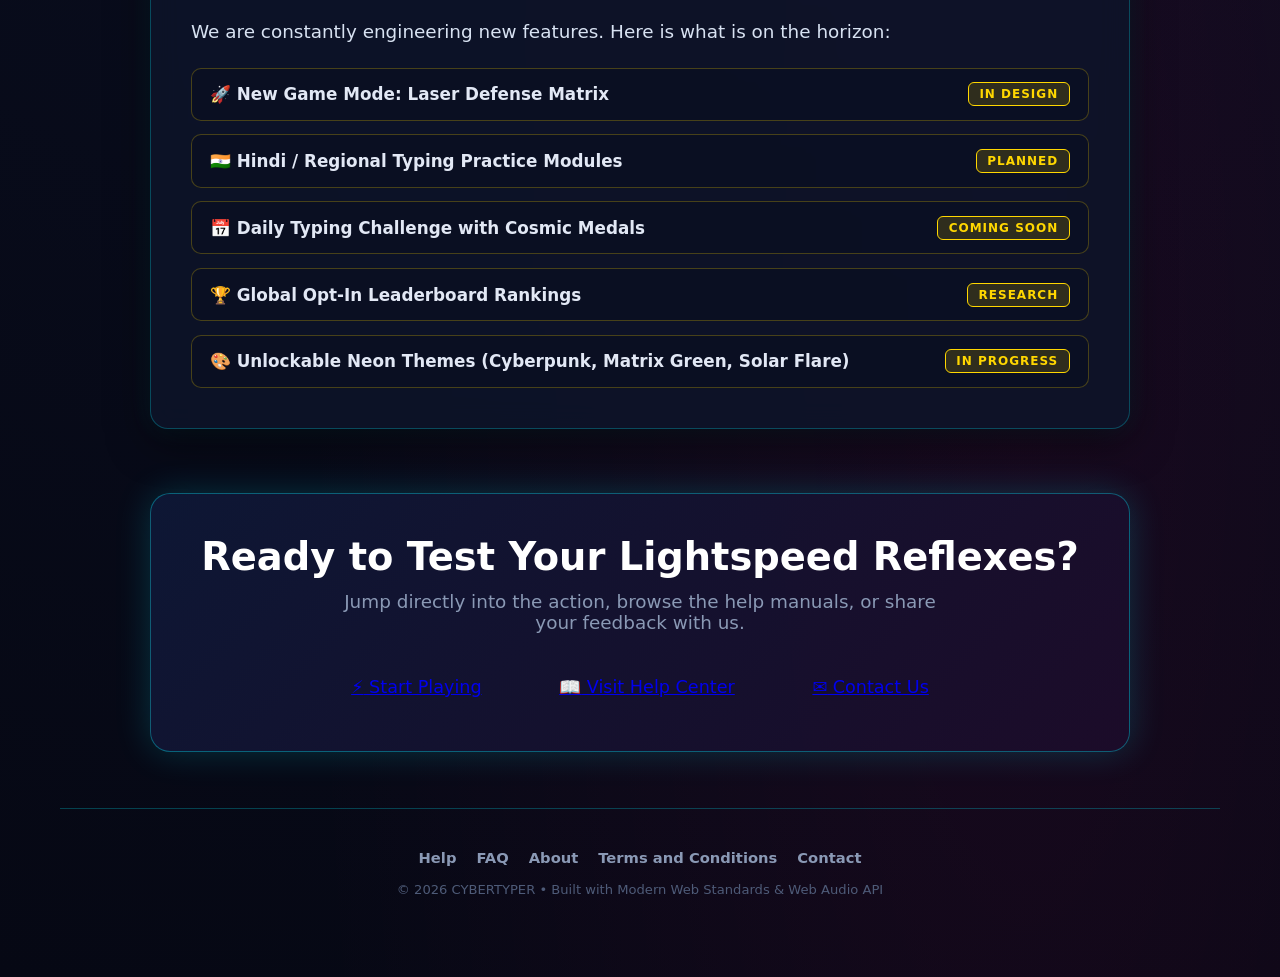
<file: pages/about.html>
<!DOCTYPE html>
<html lang="en">
<head>
  <meta charset="UTF-8">
  <meta name="viewport" content="width=device-width, initial-scale=1.0">
  <title>About Us // CYBERTYPER</title>
  <meta name="description" content="About CYBERTYPER - Where typing meets the cosmos. Discover our mission, 100% free arcade philosophy, and future roadmap.">

  <!-- Open Graph Meta Tags -->
  <meta property="og:title" content="About Us // CYBERTYPER">
  <meta property="og:description" content="Where typing meets the cosmos. Free arcade-style typing training with zero accounts and client-side audio.">
  <meta property="og:type" content="website">

  <link rel="stylesheet" href="../css/style.css">
  <style>
    .about-container {
      max-width: 980px;
      margin: 0 auto 3.5rem;
      position: relative;
      z-index: 1;
    }

    /* Hero Section */
    .about-hero {
      text-align: center;
      margin-bottom: 3.5rem;
      padding: 1.5rem 0;
    }

    .about-hero h1 {
      font-size: clamp(2.4rem, 5vw, 3.6rem);
      font-weight: 900;
      letter-spacing: -0.5px;
      margin-bottom: 0.85rem;
    }

    .about-hero p {
      font-size: clamp(1.15rem, 1.8vw, 1.35rem);
      color: var(--cyan-glow);
      font-weight: 600;
      letter-spacing: 1px;
      margin-bottom: 1.85rem;
    }

    /* Scroll Animation Base */
    .reveal-card {
      opacity: 0;
      transform: translateY(28px);
      transition: opacity 0.6s cubic-bezier(0.16, 1, 0.3, 1), transform 0.6s cubic-bezier(0.16, 1, 0.3, 1);
      margin-bottom: 3rem;
    }

    .reveal-card.revealed {
      opacity: 1;
      transform: translateY(0);
    }

    @media (prefers-reduced-motion: reduce) {
      .reveal-card {
        opacity: 1 !important;
        transform: none !important;
        transition: none !important;
      }
    }

    /* Story & Philosophy Glass Card */
    .glass-section {
      background: rgba(14, 20, 42, 0.85);
      border: 1px solid rgba(0, 240, 255, 0.25);
      border-radius: 18px;
      padding: clamp(1.75rem, 3.5vw, 2.5rem);
      box-shadow: 0 12px 40px rgba(0, 0, 0, 0.55), 0 0 25px rgba(0, 240, 255, 0.1);
      backdrop-filter: blur(14px);
    }

    .glass-section h2 {
      font-size: clamp(1.6rem, 3vw, 2rem);
      font-weight: 900;
      color: #ffffff;
      margin-bottom: 1rem;
      display: flex;
      align-items: center;
      gap: 0.65rem;
      border-bottom: 2px solid rgba(255, 255, 255, 0.08);
      padding-bottom: 0.5rem;
    }

    .glass-section p {
      font-size: clamp(1.05rem, 1.5vw, 1.15rem);
      line-height: 1.8;
      color: #d8e2f2;
      margin-bottom: 1rem;
    }

    /* Animated Stats Strip */
    .stats-strip {
      display: grid;
      grid-template-columns: repeat(4, 1fr);
      gap: 1.25rem;
      margin: 3.5rem 0;
    }

    @media (max-width: 768px) {
      .stats-strip {
        grid-template-columns: repeat(2, 1fr);
      }
    }

    .stat-metric-card {
      background: rgba(12, 18, 40, 0.9);
      border: 1px solid rgba(0, 240, 255, 0.3);
      border-radius: 16px;
      padding: 1.5rem 1rem;
      text-align: center;
      position: relative;
      overflow: hidden;
      box-shadow: 0 8px 24px rgba(0, 0, 0, 0.4);
    }

    .stat-metric-card::after {
      content: '';
      position: absolute;
      bottom: 0;
      left: 0;
      right: 0;
      height: 3px;
      background: var(--stat-glow, var(--cyan-glow));
      box-shadow: 0 0 10px var(--stat-glow, var(--cyan-glow));
    }

    .stat-metric-card:nth-child(1) { --stat-glow: var(--cyan-glow); }
    .stat-metric-card:nth-child(2) { --stat-glow: var(--emerald-glow); }
    .stat-metric-card:nth-child(3) { --stat-glow: var(--magenta-glow); }
    .stat-metric-card:nth-child(4) { --stat-glow: var(--gold-glow); }

    .stat-num-val {
      font-size: clamp(2rem, 3.5vw, 2.75rem);
      font-weight: 900;
      font-family: var(--font-mono);
      color: #ffffff;
      margin-bottom: 0.25rem;
    }

    .stat-num-lbl {
      font-size: 0.85rem;
      font-weight: 700;
      color: var(--text-muted);
      text-transform: uppercase;
      letter-spacing: 1.5px;
    }

    /* What We Offer - 4 Game Cards Grid */
    .arcade-showcase-grid {
      display: grid;
      grid-template-columns: repeat(2, 1fr);
      gap: 1.5rem;
      margin-top: 1.5rem;
    }

    @media (max-width: 720px) {
      .arcade-showcase-grid {
        grid-template-columns: 1fr;
      }
    }

    .showcase-card {
      background: rgba(14, 20, 42, 0.7);
      border: 1px solid rgba(255, 255, 255, 0.1);
      border-radius: 14px;
      padding: 1.4rem;
      display: flex;
      flex-direction: column;
      justify-content: space-between;
      gap: 1rem;
      transition: var(--transition-smooth);
    }

    .showcase-card:hover {
      border-color: var(--card-highlight, var(--cyan-glow));
      box-shadow: 0 0 20px rgba(0, 240, 255, 0.2);
      transform: translateY(-3px);
    }

    .showcase-header {
      display: flex;
      align-items: center;
      gap: 0.85rem;
    }

    .showcase-icon {
      font-size: 2rem;
      flex-shrink: 0;
    }

    .showcase-card h3 {
      font-size: 1.25rem;
      color: #ffffff;
      font-weight: 800;
    }

    .showcase-card p {
      font-size: 1rem;
      color: var(--text-muted);
      line-height: 1.6;
      margin: 0;
    }

    /* Why CYBERTYPER Highlights */
    .why-cyber-grid {
      display: grid;
      grid-template-columns: repeat(auto-fit, minmax(250px, 1fr));
      gap: 1.25rem;
      margin-top: 1.5rem;
    }

    .why-item {
      background: rgba(10, 15, 34, 0.8);
      border: 1px solid rgba(0, 240, 255, 0.2);
      border-radius: 12px;
      padding: 1.25rem;
      display: flex;
      flex-direction: column;
      gap: 0.5rem;
    }

    .why-item-icon {
      font-size: 1.85rem;
    }

    .why-item h4 {
      font-size: 1.15rem;
      color: #ffffff;
      font-weight: 800;
    }

    .why-item p {
      font-size: 0.95rem;
      color: var(--text-muted);
      line-height: 1.5;
      margin: 0;
    }

    /* Meet The Creator Card */
    .creator-card {
      display: flex;
      align-items: center;
      gap: 2rem;
      margin-top: 1.5rem;
    }

    @media (max-width: 680px) {
      .creator-card {
        flex-direction: column;
        text-align: center;
      }
    }

    .creator-avatar {
      width: 110px;
      height: 110px;
      border-radius: 50%;
      background: linear-gradient(135deg, var(--cyan-glow), var(--magenta-glow));
      padding: 3px;
      flex-shrink: 0;
      box-shadow: 0 0 25px rgba(0, 240, 255, 0.35);
    }

    .avatar-inner {
      width: 100%;
      height: 100%;
      border-radius: 50%;
      background: #080d20;
      display: flex;
      align-items: center;
      justify-content: center;
      font-size: 2.8rem;
    }

    .creator-info h3 {
      font-size: 1.5rem;
      color: #ffffff;
      font-weight: 800;
      margin-bottom: 0.35rem;
    }

    .creator-role {
      font-size: 0.95rem;
      color: var(--cyan-glow);
      font-weight: 700;
      text-transform: uppercase;
      letter-spacing: 1px;
      margin-bottom: 0.75rem;
    }

    /* Roadmap List */
    .roadmap-list {
      display: flex;
      flex-direction: column;
      gap: 0.85rem;
      margin-top: 1.25rem;
      list-style: none;
      padding: 0;
    }

    .roadmap-item {
      display: flex;
      align-items: center;
      gap: 0.85rem;
      padding: 0.85rem 1.15rem;
      background: rgba(10, 15, 34, 0.8);
      border: 1px solid rgba(255, 215, 0, 0.25);
      border-radius: 10px;
      font-size: 1.05rem;
      color: #e2e8f5;
    }

    .roadmap-status {
      padding: 0.25rem 0.65rem;
      border-radius: 6px;
      font-size: 0.75rem;
      font-weight: 800;
      letter-spacing: 1px;
      text-transform: uppercase;
      background: rgba(255, 215, 0, 0.15);
      border: 1px solid var(--gold-glow);
      color: var(--gold-glow);
      margin-left: auto;
    }

    /* Call To Action Box */
    .cta-card {
      margin-top: 4rem;
      background: linear-gradient(135deg, rgba(14, 24, 54, 0.95), rgba(28, 12, 42, 0.95));
      border: 1px solid rgba(0, 240, 255, 0.35);
      border-radius: 20px;
      padding: 2.5rem 1.5rem;
      text-align: center;
      box-shadow: 0 0 35px rgba(0, 240, 255, 0.18);
    }

    .cta-card h2 {
      font-size: clamp(1.8rem, 3.5vw, 2.4rem);
      font-weight: 900;
      margin-bottom: 0.75rem;
      color: #ffffff;
    }

    .cta-card p {
      font-size: 1.15rem;
      color: var(--text-muted);
      max-width: 600px;
      margin: 0 auto 1.85rem;
    }

    .cta-buttons {
      display: flex;
      justify-content: center;
      gap: 1.25rem;
      flex-wrap: wrap;
    }
  </style>
</head>
<body>
  <!-- Canvas Starfield -->
  <canvas id="starsCanvas" class="stars-bg"></canvas>

  <div class="container">
    <!-- Header -->
    <header class="site-header">
      <a href="../index.html" class="brand-wrapper">
        <div class="brand-icon">⚡</div>
        <div>
          <div class="brand-title">CYBERTYPER</div>
          <div class="brand-subtitle">Space Typing Arcade</div>
        </div>
      </a>

      <!-- Navigation Menu -->
      <nav id="cyberMainNav" class="cyber-nav" aria-label="Main Navigation">
        <div class="cyber-nav-item">
          <a href="../index.html" class="cyber-nav-link">Home</a>
        </div>
        <div class="cyber-nav-item cyber-dropdown" id="cyberGamesDropdown">
          <button class="cyber-nav-link" id="cyberGamesTrigger" aria-expanded="false" aria-haspopup="true">
            Games <span class="dropdown-arrow">▼</span>
          </button>
          <ul class="cyber-dropdown-menu" aria-label="Games Submenu">
            <li class="cyber-dropdown-item"><a href="../games/speed-test.html" class="cyber-dropdown-link">⚡ Speed Typing Test</a></li>
            <li class="cyber-dropdown-item"><a href="../games/falling-words.html" class="cyber-dropdown-link">🌧️ Falling Words</a></li>
            <li class="cyber-dropdown-item"><a href="../games/typing-race.html" class="cyber-dropdown-link">🏎️ Typing Race vs Bot</a></li>
            <li class="cyber-dropdown-item"><a href="../games/asteroid-game.html" class="cyber-dropdown-link">☄️ Falling Asteroids</a></li>
          </ul>
        </div>
        <div class="cyber-nav-item">
          <a href="help.html" class="cyber-nav-link">Help</a>
        </div>
        <div class="cyber-nav-item">
          <a href="faq.html" class="cyber-nav-link">FAQ</a>
        </div>
        <div class="cyber-nav-item">
          <a href="about.html" class="cyber-nav-link active" aria-current="page">About</a>
        </div>
        <div class="cyber-nav-item">
          <a href="terms.html" class="cyber-nav-link">Terms</a>
        </div>
        <div class="cyber-nav-item">
          <a href="contact.html" class="cyber-nav-link">Contact</a>
        </div>
      </nav>

      <!-- Actions: Sound + Hamburger -->
      <div class="header-actions">
        <button id="soundToggle" class="sound-toggle-btn" aria-label="Toggle Sound" title="Sound Mute/Unmute">
          <span id="soundIcon">🔊</span>
        </button>
        <button id="cyberNavToggle" class="cyber-hamburger" aria-label="Toggle Menu" aria-expanded="false" aria-controls="cyberMainNav">
          <span></span>
          <span></span>
          <span></span>
        </button>
      </div>
    </header>

    <!-- Main Content -->
    <main class="about-container">
      <!-- 1. Hero -->
      <section class="about-hero">
        <h1>About <span class="glow-cyan">CYBERTYPER</span></h1>
        <p>Where typing meets the cosmos</p>
        <a href="../index.html" class="btn-neon" style="font-size:1.1rem; padding:0.8rem 1.8rem;">
          <span>🚀</span> Play Now
        </a>
      </section>

      <!-- 2. Welcome / Mission (UPDATED WITH SEO TEXT) -->
      <section class="glass-section reveal-card">
        <h2><span>🪐</span> Welcome to CYBERTYPER!</h2>
        <p>
          Are you looking for the best <strong>free online typing games</strong>? You are in the right place! At CYBERTYPER, we make keyboard practice fun and exciting.
        </p>
        <p>
          If you want to <strong>improve typing speed</strong> or take an <strong>online typing test</strong>, our space-themed arcade has everything you need. Instead of boring lessons, you can easily check your speed with our <strong>WPM test</strong> and play <strong>fun games to improve typing speed</strong>.
        </p>
        <p>
          You can type to stop falling words, destroy space asteroids, or even join a fast <strong>typing race against bot</strong>. Every game is designed to help you type faster and with better accuracy.
        </p>
        <p>
          Play our <strong>arcade typing games</strong> today, track your progress, and level up your keyboard skills while having fun!
        </p>
      </section>

      <!-- 3. What We Offer -->
      <section class="glass-section reveal-card">
        <h2><span>🎮</span> What We Offer</h2>
        <p>Four distinct game modes engineered to sharpen every facet of your typing reflexes:</p>
        <div class="arcade-showcase-grid">
          <div class="showcase-card" style="--card-highlight: var(--cyan-glow);">
            <div>
              <div class="showcase-header">
                <span class="showcase-icon">⚡</span>
                <h3>Speed Typing Test</h3>
              </div>
              <p>Scientific benchmark testing featuring live WPM meters, character-level accuracy tracking, and 14+ sci-fi passages.</p>
            </div>
            <a href="../games/speed-test.html" class="btn-neon" style="align-self:flex-start; font-size:0.85rem; padding:0.4rem 0.9rem;">Play Benchmark →</a>
          </div>

          <div class="showcase-card" style="--card-highlight: var(--magenta-glow);">
            <div>
              <div class="showcase-header">
                <span class="showcase-icon">🌧️</span>
                <h3>Falling Words</h3>
              </div>
              <p>Orbital wave defense where words plummet from the sky. Lock onto targets, vaporize them, and protect your 3 shields.</p>
            </div>
            <a href="../games/falling-words.html" class="btn-neon btn-magenta" style="align-self:flex-start; font-size:0.85rem; padding:0.4rem 0.9rem;">Play Arcade →</a>
          </div>

          <div class="showcase-card" style="--card-highlight: var(--emerald-glow);">
            <div>
              <div class="showcase-header">
                <span class="showcase-icon">🏎️</span>
                <h3>Typing Race vs Bot</h3>
              </div>
              <p>Bumper-to-bumper drag racing against a calibrated 40 WPM bot. Execute rapid overtakes and rank on the Top 5 board.</p>
            </div>
            <a href="../games/typing-race.html" class="btn-neon" style="align-self:flex-start; font-size:0.85rem; padding:0.4rem 0.9rem;">Race Now →</a>
          </div>

          <div class="showcase-card" style="--card-highlight: var(--gold-glow);">
            <div>
              <div class="showcase-header">
                <span class="showcase-icon">☄️</span>
                <h3>Falling Asteroids</h3>
              </div>
              <p>Space interceptor defense where word length dictates asteroid size. Zero shields tolerance — one hit means instant destruction!</p>
            </div>
            <a href="../games/asteroid-game.html" class="btn-neon" style="align-self:flex-start; font-size:0.85rem; padding:0.4rem 0.9rem;">Defend Space →</a>
          </div>
        </div>
      </section>

      <!-- 4. Why CYBERTYPER -->
      <section class="glass-section reveal-card">
        <h2><span>⚡</span> Why CYBERTYPER?</h2>
        <div class="why-cyber-grid">
          <div class="why-item">
            <span class="why-item-icon">💎</span>
            <h4>100% Free Forever</h4>
            <p>No paywalls, no locked levels, and no micro-transactions. Full arcade access for all.</p>
          </div>
          <div class="why-item">
            <span class="why-item-icon">🔓</span>
            <h4>Zero Sign-Ups</h4>
            <p>No email registration or logins required. Open the site and start playing in 2 seconds.</p>
          </div>
          <div class="why-item">
            <span class="why-item-icon">📱</span>
            <h4>Fully Responsive</h4>
            <p>Seamlessly adapts to desktop monitors, mechanical keyboards, laptops, and mobile screens.</p>
          </div>
          <div class="why-item">
            <span class="why-item-icon">🔊</span>
            <h4>Web Audio Synthesis</h4>
            <p>Zero external sound lag. Audio is synthesized procedurally in real-time via the Web Audio API.</p>
          </div>
          <div class="why-item">
            <span class="why-item-icon">🔒</span>
            <h4>Private & Offline Ready</h4>
            <p>All scores are stored strictly in your browser's localStorage. Zero tracking or telemetry.</p>
          </div>
          <div class="why-item">
            <span class="why-item-icon">⚡</span>
            <h4>Lightweight Performance</h4>
            <p>No heavy third-party JavaScript frameworks or slow bloat. Loads at lightspeed.</p>
          </div>
        </div>
      </section>

      <!-- 5. Animated Stats Strip -->
      <div class="stats-strip reveal-card" id="statsSection">
        <div class="stat-metric-card">
          <div class="stat-num-val" data-target="4">0</div>
          <div class="stat-num-lbl">Arcade Games</div>
        </div>
        <div class="stat-metric-card">
          <div class="stat-num-val" data-target="100" data-suffix="%">0%</div>
          <div class="stat-num-lbl">Free to Play</div>
        </div>
        <div class="stat-metric-card">
          <div class="stat-num-val" data-target="0">0</div>
          <div class="stat-num-lbl">Sign-Ups Needed</div>
        </div>
        <div class="stat-metric-card">
          <div class="stat-num-val" data-target="999" data-suffix="+">0+</div>
          <div class="stat-num-lbl">Hours of Practice</div>
        </div>
      </div>

      <!-- 6. Meet The Creator -->
      <section class="glass-section reveal-card">
        <h2><span>👨‍🚀</span> Meet the Creator</h2>
        <div class="creator-card">
          <div class="creator-avatar">
            <div class="avatar-inner">⚡</div>
          </div>
          <div class="creator-info">
            <h3>Arpit</h3>
            <div class="creator-role">Lead Developer & Cosmic Architect</div>
            <p>
              Hi there! I am Arpit, a first-year student pursuing Artificial Intelligence & Machine Learning (AI/ML) and the sole developer and owner of CYBERTYPER.
            </p>
            <p>
              I built this platform for high-speed typing, creative web engineering. My vision was to move away from boring typing lessons and build a place where people could play free online typing games that actually feel like an authentic arcade experience.
            </p>
            <p>
              As a developer, my goal is to continuously improve my technical knowledge, experiment with new technologies, and create useful digital experiences that help people level up their skills. When I am not coding or studying AI, I am usually brainstorming the next big feature for this arcade!
            </p>
            <div class="social-links-row" style="margin-top:0.75rem;">
              <a href="https://github.com" target="_blank" rel="noopener noreferrer" class="social-badge"><span>💻</span> GitHub</a>
              <a href="https://instagram.com" target="_blank" rel="noopener noreferrer" class="social-badge"><span>📸</span> Instagram</a>
              <a href="https://youtube.com" target="_blank" rel="noopener noreferrer" class="social-badge"><span>📺</span> YouTube</a>
            </div>
          </div>
        </div>
      </section>

      <!-- 7. Roadmap / Coming Soon -->
      <section class="glass-section reveal-card">
        <h2><span>🗺️</span> Cosmic Roadmap</h2>
        <p>We are constantly engineering new features. Here is what is on the horizon:</p>
        <ul class="roadmap-list">
          <li class="roadmap-item">
            <span>🚀 <strong>New Game Mode: Laser Defense Matrix</strong></span>
            <span class="roadmap-status">In Design</span>
          </li>
          <li class="roadmap-item">
            <span>🇮🇳 <strong>Hindi / Regional Typing Practice Modules</strong></span>
            <span class="roadmap-status">Planned</span>
          </li>
          <li class="roadmap-item">
            <span>📅 <strong>Daily Typing Challenge with Cosmic Medals</strong></span>
            <span class="roadmap-status">Coming Soon</span>
          </li>
          <li class="roadmap-item">
            <span>🏆 <strong>Global Opt-In Leaderboard Rankings</strong></span>
            <span class="roadmap-status">Research</span>
          </li>
          <li class="roadmap-item">
            <span>🎨 <strong>Unlockable Neon Themes (Cyberpunk, Matrix Green, Solar Flare)</strong></span>
            <span class="roadmap-status">In Progress</span>
          </li>
        </ul>
      </section>

      <!-- 8. Call To Action -->
      <section class="cta-card reveal-card">
        <h2>Ready to Test Your Lightspeed Reflexes?</h2>
        <p>Jump directly into the action, browse the help manuals, or share your feedback with us.</p>
        <div class="cta-buttons">
          <a href="../index.html" class="btn-neon" style="font-size:1.1rem; padding:0.9rem 1.8rem;">
            <span>⚡</span> Start Playing
          </a>
          <a href="help.html" class="btn-neon btn-magenta" style="font-size:1.1rem; padding:0.9rem 1.8rem;">
            <span>📖</span> Visit Help Center
          </a>
          <a href="contact.html" class="btn-neon" style="font-size:1.1rem; padding:0.9rem 1.8rem;">
            <span>✉️</span> Contact Us
          </a>
        </div>
      </section>
    </main>

    <!-- Footer -->
    <footer class="site-footer">
      <ul class="footer-nav">
        <li><a href="help.html">Help</a></li>
        <li><a href="faq.html">FAQ</a></li>
        <li><a href="about.html">About</a></li>
        <li><a href="terms.html">Terms and Conditions</a></li>
        <li><a href="contact.html">Contact</a></li>
      </ul>
      <div class="footer-copy">© 2026 CYBERTYPER • Built with Modern Web Standards & Web Audio API</div>
    </footer>
  </div>

  <script src="../js/nav.js"></script>
  <script>
    // IntersectionObserver for Smooth Scroll Reveal Animations
    const revealCards = document.querySelectorAll('.reveal-card');

    if ('IntersectionObserver' in window) {
      const observer = new IntersectionObserver((entries, obs) => {
        entries.forEach(entry => {
          if (entry.isIntersecting) {
            entry.target.classList.add('revealed');
            obs.unobserve(entry.target);
          }
        });
      }, { threshold: 0.15 });

      revealCards.forEach(c => observer.observe(c));
    } else {
      revealCards.forEach(c => c.classList.add('revealed'));
    }

    // Count-Up Animation for Stats Strip
    let statsCounted = false;
    const statsSection = document.getElementById('statsSection');

    function animateCounters() {
      if (statsCounted) return;
      statsCounted = true;

      const counters = document.querySelectorAll('.stat-num-val');
      counters.forEach(counter => {
        const target = parseInt(counter.getAttribute('data-target'), 10);
        const suffix = counter.getAttribute('data-suffix') || '';
        let start = 0;
        const duration = 1500;
        const startTime = performance.now();

        function updateCount(time) {
          const elapsed = time - startTime;
          const progress = Math.min(elapsed / duration, 1);
          // Ease-out curve
          const easeOut = 1 - Math.pow(1 - progress, 3);
          const current = Math.round(start + (target - start) * easeOut);
          counter.textContent = `${current}${suffix}`;

          if (progress < 1) {
            requestAnimationFrame(updateCount);
          } else {
            counter.textContent = `${target}${suffix}`;
          }
        }
        requestAnimationFrame(updateCount);
      });
    }

    if ('IntersectionObserver' in window && statsSection) {
      const statsObserver = new IntersectionObserver((entries) => {
        if (entries[0].isIntersecting) {
          animateCounters();
          statsObserver.disconnect();
        }
      }, { threshold: 0.25 });
      statsObserver.observe(statsSection);
    } else {
      animateCounters();
    }

    // Shared Sound Controller & Starfield
    window.audioCtx = null;
    window.isMuted = localStorage.getItem('typing_site_sound_muted') === 'true';

    const soundToggle = document.getElementById('soundToggle');
    const soundIcon = document.getElementById('soundIcon');

    function updateSoundUI() {
      if (window.isMuted) {
        soundIcon.textContent = '🔇';
        soundToggle.classList.add('muted');
      } else {
        soundIcon.textContent = '🔊';
        soundToggle.classList.remove('muted');
      }
    }
    updateSoundUI();

    soundToggle.addEventListener('click', (e) => {
      e.stopPropagation();
      window.isMuted = !window.isMuted;
      localStorage.setItem('typing_site_sound_muted', window.isMuted);
      updateSoundUI();
    });

    // Starfield Canvas
    const canvas = document.getElementById('starsCanvas');
    const ctx = canvas.getContext('2d');
    let stars = [];
    const STAR_COUNT = 85;

    function resizeCanvas() {
      canvas.width = window.innerWidth;
      canvas.height = window.innerHeight;
      stars = [];
      for (let i = 0; i < STAR_COUNT; i++) {
        stars.push({
          x: Math.random() * canvas.width,
          y: Math.random() * canvas.height,
          radius: Math.random() * 1.5 + 0.5,
          speed: Math.random() * 0.35 + 0.1,
          color: Math.random() > 0.4 ? '#00f0ff' : '#ff007f',
          alpha: Math.random() * 0.7 + 0.3,
          flicker: Math.random() * 0.02 + 0.01
        });
      }
    }

    function animateStars() {
      ctx.clearRect(0, 0, canvas.width, canvas.height);
      for (let s of stars) {
        s.y += s.speed;
        if (s.y > canvas.height) {
          s.y = 0;
          s.x = Math.random() * canvas.width;
        }
        s.alpha += Math.sin(Date.now() * 0.003 + s.x) * s.flicker;
        const clampedAlpha = Math.max(0.15, Math.min(0.9, s.alpha));
        ctx.beginPath();
        ctx.arc(s.x, s.y, s.radius, 0, Math.PI * 2);
        ctx.fillStyle = s.color;
        ctx.globalAlpha = clampedAlpha;
        ctx.fill();
        ctx.globalAlpha = 1.0;
      }
      requestAnimationFrame(animateStars);
    }

    window.addEventListener('resize', resizeCanvas);
    resizeCanvas();
    animateStars();
  </script>
</body>
</html>
</file>
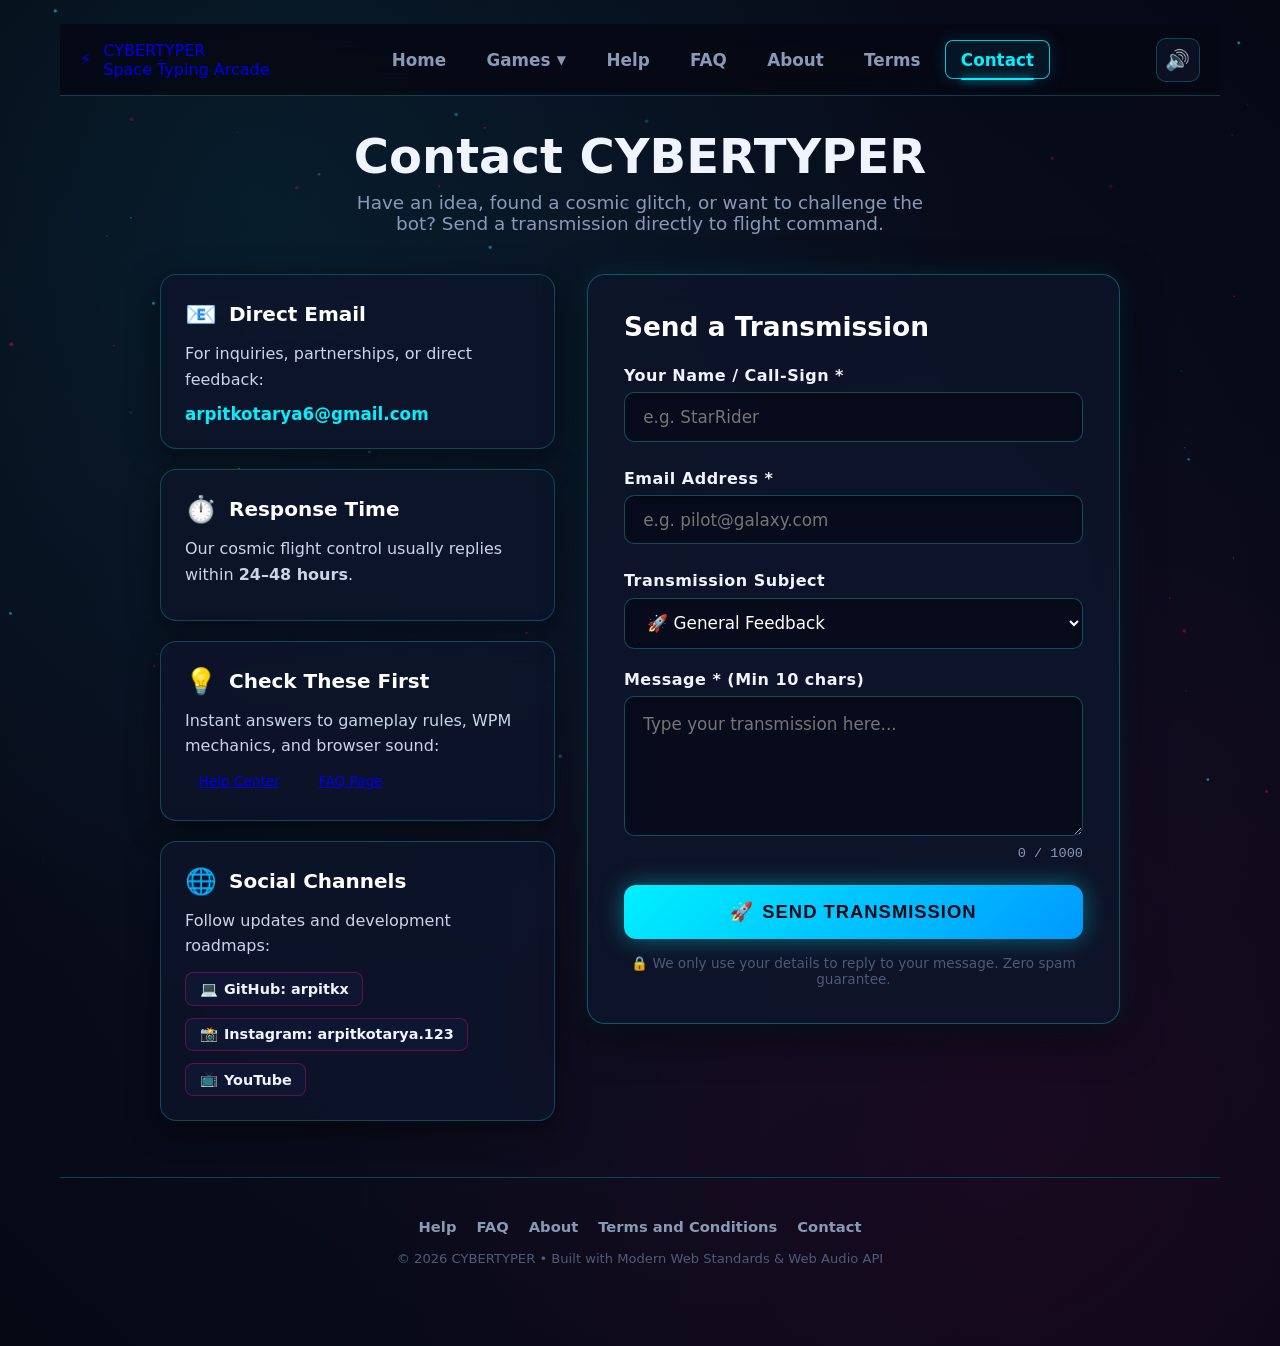
<file: pages/contact.html>
<!DOCTYPE html>
<html lang="en">
<head>
  <meta charset="UTF-8">
  <meta name="viewport" content="width=device-width, initial-scale=1.0">
  <title>Contact Us // CYBERTYPER</title>
  <meta name="description" content="Get in touch with the CYBERTYPER flight crew. Submit bug reports, feature suggestions, or feedback.">
  <link rel="stylesheet" href="../css/style.css">
  <style>
    .contact-container {
      max-width: 960px;
      margin: 0 auto 3.5rem;
      position: relative;
      z-index: 1;
    }

    .contact-hero {
      text-align: center;
      margin-bottom: 2.5rem;
    }

    .contact-hero h1 {
      font-size: clamp(2.2rem, 4.5vw, 3rem);
      font-weight: 900;
      margin-bottom: 0.5rem;
    }

    .contact-hero p {
      font-size: 1.15rem;
      color: var(--text-muted);
      max-width: 600px;
      margin: 0 auto;
    }

    /* Two-column layout on desktop, stacked on mobile */
    .contact-grid {
      display: grid;
      grid-template-columns: 1fr 1.35fr;
      gap: 2rem;
      align-items: start;
    }

    @media (max-width: 820px) {
      .contact-grid {
        grid-template-columns: 1fr;
      }
    }

    /* Contact Info Cards (Left Column) */
    .contact-info-col {
      display: flex;
      flex-direction: column;
      gap: 1.25rem;
    }

    .info-card {
      background: rgba(14, 20, 42, 0.85);
      border: 1px solid rgba(0, 240, 255, 0.25);
      border-radius: 16px;
      padding: 1.5rem;
      backdrop-filter: blur(12px);
      box-shadow: 0 8px 30px rgba(0, 0, 0, 0.5);
    }

    .info-card-header {
      display: flex;
      align-items: center;
      gap: 0.75rem;
      margin-bottom: 0.75rem;
    }

    .info-icon {
      font-size: 1.6rem;
    }

    .info-card h3 {
      font-size: 1.25rem;
      color: #ffffff;
      font-weight: 800;
    }

    .info-card p {
      color: #cad5e8;
      font-size: 1rem;
      line-height: 1.6;
      margin-bottom: 0.5rem;
    }

    .info-card a.highlight-link {
      color: var(--cyan-glow);
      text-decoration: none;
      font-weight: 700;
      font-size: 1.05rem;
      transition: var(--transition-smooth);
      display: inline-block;
      margin-top: 0.25rem;
    }

    .info-card a.highlight-link:hover {
      text-shadow: 0 0 10px rgba(0, 240, 255, 0.5);
      transform: translateX(4px);
    }

    .social-links-row {
      display: flex;
      gap: 0.75rem;
      margin-top: 0.85rem;
      flex-wrap: wrap;
    }

    .social-badge {
      display: inline-flex;
      align-items: center;
      gap: 0.4rem;
      padding: 0.45rem 0.85rem;
      border-radius: 8px;
      background: rgba(16, 24, 52, 0.9);
      border: 1px solid rgba(255, 0, 127, 0.35);
      color: var(--text-main);
      text-decoration: none;
      font-size: 0.9rem;
      font-weight: 600;
      transition: var(--transition-smooth);
    }

    .social-badge:hover {
      border-color: var(--magenta-glow);
      color: var(--magenta-glow);
      box-shadow: 0 0 12px rgba(255, 0, 127, 0.3);
      transform: translateY(-2px);
    }

    /* Form Container (Right Column) */
    .form-card {
      background: rgba(14, 20, 42, 0.9);
      border: 1px solid rgba(0, 240, 255, 0.3);
      border-radius: 18px;
      padding: clamp(1.5rem, 3vw, 2.25rem);
      backdrop-filter: blur(14px);
      box-shadow: 0 12px 40px rgba(0, 0, 0, 0.6), 0 0 25px rgba(0, 240, 255, 0.12);
    }

    .form-card h2 {
      font-size: 1.65rem;
      color: #ffffff;
      margin-bottom: 1.5rem;
      font-weight: 800;
    }

    .form-group {
      margin-bottom: 1.35rem;
      position: relative;
    }

    .form-label {
      display: block;
      font-size: 1rem;
      font-weight: 700;
      color: var(--text-main);
      margin-bottom: 0.45rem;
      letter-spacing: 0.5px;
    }

    .form-control {
      width: 100%;
      background: rgba(8, 12, 28, 0.9);
      border: 1.5px solid rgba(0, 240, 255, 0.3);
      border-radius: 10px;
      padding: 0.85rem 1.15rem;
      color: #ffffff;
      font-family: inherit;
      font-size: 1.05rem;
      outline: none;
      transition: var(--transition-smooth);
      box-shadow: inset 0 2px 6px rgba(0, 0, 0, 0.4);
    }

    .form-control:focus {
      border-color: var(--cyan-glow);
      box-shadow: 0 0 16px rgba(0, 240, 255, 0.35), inset 0 2px 6px rgba(0, 0, 0, 0.4);
    }

    .form-control.error-field {
      border-color: var(--danger-glow);
      box-shadow: 0 0 12px rgba(255, 51, 102, 0.4);
    }

    textarea.form-control {
      resize: vertical;
      min-height: 140px;
      line-height: 1.6;
    }

    .field-hint-row {
      display: flex;
      justify-content: space-between;
      align-items: center;
      margin-top: 0.35rem;
      font-size: 0.85rem;
    }

    .inline-error {
      color: var(--danger-glow);
      font-weight: 600;
      display: none;
    }

    .char-counter {
      color: var(--text-muted);
      margin-left: auto;
      font-family: var(--font-mono);
    }

    /* Hidden honeypot field */
    .hp-field {
      display: none !important;
      visibility: hidden !important;
    }

    .submit-btn-row {
      margin-top: 1.5rem;
    }

    .btn-submit {
      width: 100%;
      background: linear-gradient(135deg, var(--cyan-glow), #0099ff);
      color: #040816;
      border: none;
      padding: 1rem 1.75rem;
      border-radius: 12px;
      font-size: 1.15rem;
      font-weight: 800;
      letter-spacing: 1px;
      cursor: pointer;
      box-shadow: 0 0 25px rgba(0, 240, 255, 0.4);
      transition: var(--transition-smooth);
      text-transform: uppercase;
      display: flex;
      align-items: center;
      justify-content: center;
      gap: 0.5rem;
    }

    .btn-submit:hover:not(:disabled) {
      transform: translateY(-2px);
      box-shadow: 0 0 35px rgba(0, 240, 255, 0.7);
    }

    .btn-submit:disabled {
      opacity: 0.65;
      cursor: not-allowed;
      filter: grayscale(0.5);
    }

    .privacy-notice {
      margin-top: 1rem;
      font-size: 0.85rem;
      color: var(--text-dim);
      text-align: center;
    }

    /* Form Status Notifications */
    .form-status {
      display: none;
      padding: 1rem 1.25rem;
      border-radius: 12px;
      margin-bottom: 1.25rem;
      font-size: 1rem;
      line-height: 1.6;
    }

    .form-status.success {
      background: rgba(0, 255, 136, 0.15);
      border: 1px solid var(--emerald-glow);
      color: #a7f3d0;
      box-shadow: 0 0 20px rgba(0, 255, 136, 0.2);
    }

    .form-status.error {
      background: rgba(255, 51, 102, 0.15);
      border: 1px solid var(--danger-glow);
      color: #fecdd3;
      box-shadow: 0 0 20px rgba(255, 51, 102, 0.2);
    }
  </style>
</head>
<body>
  <!-- Canvas Starfield -->
  <canvas id="starsCanvas" class="stars-bg"></canvas>

  <div class="container">
    <!-- Header -->
    <header class="site-header">
      <a href="../index.html" class="brand-wrapper">
        <div class="brand-icon">⚡</div>
        <div>
          <div class="brand-title">CYBERTYPER</div>
          <div class="brand-subtitle">Space Typing Arcade</div>
        </div>
      </a>

      <!-- Navigation Menu -->
      <nav id="cyberMainNav" class="cyber-nav" aria-label="Main Navigation">
        <div class="cyber-nav-item">
          <a href="../index.html" class="cyber-nav-link">Home</a>
        </div>
        <div class="cyber-nav-item cyber-dropdown" id="cyberGamesDropdown">
          <button class="cyber-nav-link" id="cyberGamesTrigger" aria-expanded="false" aria-haspopup="true">
            Games <span class="dropdown-arrow">▼</span>
          </button>
          <ul class="cyber-dropdown-menu" aria-label="Games Submenu">
            <li class="cyber-dropdown-item"><a href="../games/speed-test.html" class="cyber-dropdown-link">⚡ Speed Typing Test</a></li>
            <li class="cyber-dropdown-item"><a href="../games/falling-words.html" class="cyber-dropdown-link">🌧️ Falling Words</a></li>
            <li class="cyber-dropdown-item"><a href="../games/typing-race.html" class="cyber-dropdown-link">🏎️ Typing Race vs Bot</a></li>
            <li class="cyber-dropdown-item"><a href="../games/asteroid-game.html" class="cyber-dropdown-link">☄️ Falling Asteroids</a></li>
          </ul>
        </div>
        <div class="cyber-nav-item">
          <a href="help.html" class="cyber-nav-link">Help</a>
        </div>
        <div class="cyber-nav-item">
          <a href="faq.html" class="cyber-nav-link">FAQ</a>
        </div>
        <div class="cyber-nav-item">
          <a href="about.html" class="cyber-nav-link">About</a>
        </div>
        <div class="cyber-nav-item">
          <a href="terms.html" class="cyber-nav-link">Terms</a>
        </div>
        <div class="cyber-nav-item">
          <a href="contact.html" class="cyber-nav-link active" aria-current="page">Contact</a>
        </div>
      </nav>

      <!-- Actions: Sound + Hamburger -->
      <div class="header-actions">
        <button id="soundToggle" class="sound-toggle-btn" aria-label="Toggle Sound" title="Sound Mute/Unmute">
          <span id="soundIcon">🔊</span>
        </button>
        <button id="cyberNavToggle" class="cyber-hamburger" aria-label="Toggle Menu" aria-expanded="false" aria-controls="cyberMainNav">
          <span></span>
          <span></span>
          <span></span>
        </button>
      </div>
    </header>

    <!-- Main Content -->
    <main class="contact-container">
      <div class="contact-hero">
        <h1>Contact <span class="glow-cyan">CYBERTYPER</span></h1>
        <p>Have an idea, found a cosmic glitch, or want to challenge the bot? Send a transmission directly to flight command.</p>
      </div>

      <div class="contact-grid">
        <!-- Left Column: Contact Cards -->
        <div class="contact-info-col">
          <div class="info-card">
            <div class="info-card-header">
              <span class="info-icon">📧</span>
              <h3>Direct Email</h3>
            </div>
            <p>For inquiries, partnerships, or direct feedback:</p>
            <a href="mailto:arpitkotarya6@gmail.com" class="highlight-link">arpitkotarya6@gmail.com</a>
          </div>

          <div class="info-card">
            <div class="info-card-header">
              <span class="info-icon">⏱️</span>
              <h3>Response Time</h3>
            </div>
            <p>Our cosmic flight control usually replies within <strong>24–48 hours</strong>.</p>
          </div>

          <div class="info-card">
            <div class="info-card-header">
              <span class="info-icon">💡</span>
              <h3>Check These First</h3>
            </div>
            <p>Instant answers to gameplay rules, WPM mechanics, and browser sound:</p>
            <div style="display:flex; gap:0.75rem; margin-top:0.5rem; flex-wrap:wrap;">
              <a href="help.html" class="btn-neon" style="padding:0.4rem 0.85rem; font-size:0.85rem;">Help Center</a>
              <a href="faq.html" class="btn-neon btn-magenta" style="padding:0.4rem 0.85rem; font-size:0.85rem;">FAQ Page</a>
            </div>
          </div>

          <!-- UPDATED SOCIAL CHANNELS WITH YOUR IDs -->
          <div class="info-card">
            <div class="info-card-header">
              <span class="info-icon">🌐</span>
              <h3>Social Channels</h3>
            </div>
            <p>Follow updates and development roadmaps:</p>
            <div class="social-links-row">
              <a href="https://github.com/arpitkx" target="_blank" rel="noopener noreferrer" class="social-badge"><span>💻</span> GitHub: arpitkx</a>
              <a href="https://instagram.com/arpitkotarya.123" target="_blank" rel="noopener noreferrer" class="social-badge"><span>📸</span> Instagram: arpitkotarya.123</a>
              <a href="https://youtube.com" target="_blank" rel="noopener noreferrer" class="social-badge"><span>📺</span> YouTube</a>
            </div>
          </div>
        </div>

        <!-- Right Column: Contact Form -->
        <div class="form-card">
          <h2>Send a Transmission</h2>

          <!-- Status Alerts -->
          <div id="statusSuccess" class="form-status success">
            ✅ <strong>Transmission Sent!</strong> Thank you for your message. We have received your transmission and will get back to you soon.
          </div>
          <div id="statusError" class="form-status error">
            ❌ <strong>Transmission Failed.</strong> We couldn't send your message right now. Please try again or email us directly at <a href="mailto:arpitkotarya6@gmail.com" style="color:#ffffff;text-decoration:underline;">arpitkotarya6@gmail.com</a>.
          </div>

          <!-- Formspree / Web3Forms POST Endpoint -->
          <!-- NOTE: Replace 'YOUR_FORM_ID' with your real Formspree Form ID (e.g. https://formspree.io/f/xyzabced) -->
          <form id="contactForm" action="https://formspree.io/f/xeaoyypl" method="POST" novalidate>
            <!-- Spam Protection Honeypot -->
            <input type="text" name="_gotcha" class="hp-field" tabindex="-1" autocomplete="off">

            <!-- Name Field -->
            <div class="form-group">
              <label for="userName" class="form-label">Your Name / Call-Sign *</label>
              <input type="text" id="userName" name="name" class="form-control" placeholder="e.g. StarRider" required>
              <div class="field-hint-row">
                <span class="inline-error" id="nameError">Please enter your name.</span>
              </div>
            </div>

            <!-- Email Field -->
            <div class="form-group">
              <label for="userEmail" class="form-label">Email Address *</label>
              <input type="email" id="userEmail" name="email" class="form-control" placeholder="e.g. pilot@galaxy.com" required>
              <div class="field-hint-row">
                <span class="inline-error" id="emailError">Please enter a valid email address.</span>
              </div>
            </div>

            <!-- Subject Dropdown -->
            <div class="form-group">
              <label for="userSubject" class="form-label">Transmission Subject</label>
              <select id="userSubject" name="subject" class="form-control" style="cursor:pointer;">
                <option value="Bug Report">🐛 Bug Report</option>
                <option value="Feature Suggestion">💡 Feature Suggestion</option>
                <option value="Feedback" selected>🚀 General Feedback</option>
                <option value="Business / Other">🤝 Business / Other</option>
              </select>
            </div>

            <!-- Message Field with Live Character Counter -->
            <div class="form-group">
              <label for="userMessage" class="form-label">Message * (Min 10 chars)</label>
              <textarea id="userMessage" name="message" class="form-control" maxlength="1000" placeholder="Type your transmission here..." required></textarea>
              <div class="field-hint-row">
                <span class="inline-error" id="messageError">Message must be at least 10 characters long.</span>
                <span class="char-counter" id="charCounter">0 / 1000</span>
              </div>
            </div>

            <!-- Submit Button & Rate Limit -->
            <div class="submit-btn-row">
              <button type="submit" id="submitBtn" class="btn-submit">
                <span id="btnIcon">🚀</span> <span id="btnText">Send Transmission</span>
              </button>
            </div>

            <div class="privacy-notice">
              🔒 We only use your details to reply to your message. Zero spam guarantee.
            </div>
          </form>
        </div>
      </div>
    </main>

    <!-- Footer -->
    <footer class="site-footer">
      <ul class="footer-nav">
        <li><a href="help.html">Help</a></li>
        <li><a href="faq.html">FAQ</a></li>
        <li><a href="about.html">About</a></li>
        <li><a href="terms.html">Terms and Conditions</a></li>
        <li><a href="contact.html">Contact</a></li>
      </ul>
      <div class="footer-copy">© 2026 CYBERTYPER • Built with Modern Web Standards & Web Audio API</div>
    </footer>
  </div>

  <script src="../js/nav.js"></script>
  <script>
    // Live Character Counter
    const messageInput = document.getElementById('userMessage');
    const charCounter = document.getElementById('charCounter');

    messageInput.addEventListener('input', () => {
      const len = messageInput.value.length;
      charCounter.textContent = `${len} / 1000`;
      if (len >= 950) {
        charCounter.style.color = 'var(--danger-glow)';
      } else {
        charCounter.style.color = 'var(--text-muted)';
      }
    });

    // Client-side Validation & AJAX Form Submission
    const contactForm = document.getElementById('contactForm');
    const submitBtn = document.getElementById('submitBtn');
    const btnIcon = document.getElementById('btnIcon');
    const btnText = document.getElementById('btnText');
    const statusSuccess = document.getElementById('statusSuccess');
    const statusError = document.getElementById('statusError');

    const nameInput = document.getElementById('userName');
    const emailInput = document.getElementById('userEmail');
    const nameError = document.getElementById('nameError');
    const emailError = document.getElementById('emailError');
    const messageError = document.getElementById('messageError');

    function validateEmail(email) {
      return /^[^\s@]+@[^\s@]+\.[^\s@]+$/.test(email);
    }

    contactForm.addEventListener('submit', async (e) => {
      e.preventDefault();

      // Reset errors & status
      let isValid = true;
      nameError.style.display = 'none';
      emailError.style.display = 'none';
      messageError.style.display = 'none';
      nameInput.classList.remove('error-field');
      emailInput.classList.remove('error-field');
      messageInput.classList.remove('error-field');
      statusSuccess.style.display = 'none';
      statusError.style.display = 'none';

      // Honeypot check
      const gotcha = contactForm.querySelector('input[name="_gotcha"]');
      if (gotcha && gotcha.value.trim() !== '') {
        return; // Bot detected, silent fail
      }

      if (nameInput.value.trim() === '') {
        nameError.style.display = 'inline';
        nameInput.classList.add('error-field');
        isValid = false;
      }

      if (!validateEmail(emailInput.value.trim())) {
        emailError.style.display = 'inline';
        emailInput.classList.add('error-field');
        isValid = false;
      }

      if (messageInput.value.trim().length < 10) {
        messageError.style.display = 'inline';
        messageInput.classList.add('error-field');
        isValid = false;
      }

      if (!isValid) return;

      // Loading state
      submitBtn.disabled = true;
      btnIcon.textContent = '⏳';
      btnText.textContent = 'Transmitting...';

      const formData = new FormData(contactForm);

      try {
        const response = await fetch(contactForm.action, {
          method: 'POST',
          body: formData,
          headers: { 'Accept': 'application/json' }
        });

        if (response.ok) {
          statusSuccess.style.display = 'block';
          contactForm.reset();
          charCounter.textContent = '0 / 1000';

          // 30-Second Rate Limit cooldown
          let secondsLeft = 30;
          btnIcon.textContent = '⏱️';
          btnText.textContent = `Wait ${secondsLeft}s`;

          const timer = setInterval(() => {
            secondsLeft--;
            if (secondsLeft > 0) {
              btnText.textContent = `Wait ${secondsLeft}s`;
            } else {
              clearInterval(timer);
              submitBtn.disabled = false;
              btnIcon.textContent = '🚀';
              btnText.textContent = 'Send Transmission';
            }
          }, 1000);
        } else {
          throw new Error('Endpoint error');
        }
      } catch (err) {
        statusError.style.display = 'block';
        submitBtn.disabled = false;
        btnIcon.textContent = '🚀';
        btnText.textContent = 'Send Transmission';
      }
    });

    // Shared Sound Controller & Starfield
    window.audioCtx = null;
    window.isMuted = localStorage.getItem('typing_site_sound_muted') === 'true';

    const soundToggle = document.getElementById('soundToggle');
    const soundIcon = document.getElementById('soundIcon');

    function updateSoundUI() {
      if (window.isMuted) {
        soundIcon.textContent = '🔇';
        soundToggle.classList.add('muted');
      } else {
        soundIcon.textContent = '🔊';
        soundToggle.classList.remove('muted');
      }
    }
    updateSoundUI();

    soundToggle.addEventListener('click', (e) => {
      e.stopPropagation();
      window.isMuted = !window.isMuted;
      localStorage.setItem('typing_site_sound_muted', window.isMuted);
      updateSoundUI();
    });

    // Starfield Canvas
    const canvas = document.getElementById('starsCanvas');
    const ctx = canvas.getContext('2d');
    let stars = [];
    const STAR_COUNT = 85;

    function resizeCanvas() {
      canvas.width = window.innerWidth;
      canvas.height = window.innerHeight;
      stars = [];
      for (let i = 0; i < STAR_COUNT; i++) {
        stars.push({
          x: Math.random() * canvas.width,
          y: Math.random() * canvas.height,
          radius: Math.random() * 1.5 + 0.5,
          speed: Math.random() * 0.35 + 0.1,
          color: Math.random() > 0.4 ? '#00f0ff' : '#ff007f',
          alpha: Math.random() * 0.7 + 0.3,
          flicker: Math.random() * 0.02 + 0.01
        });
      }
    }

    function animateStars() {
      ctx.clearRect(0, 0, canvas.width, canvas.height);
      for (let s of stars) {
        s.y += s.speed;
        if (s.y > canvas.height) {
          s.y = 0;
          s.x = Math.random() * canvas.width;
        }
        s.alpha += Math.sin(Date.now() * 0.003 + s.x) * s.flicker;
        const clampedAlpha = Math.max(0.15, Math.min(0.9, s.alpha));
        ctx.beginPath();
        ctx.arc(s.x, s.y, s.radius, 0, Math.PI * 2);
        ctx.fillStyle = s.color;
        ctx.globalAlpha = clampedAlpha;
        ctx.fill();
        ctx.globalAlpha = 1.0;
      }
      requestAnimationFrame(animateStars);
    }

    window.addEventListener('resize', resizeCanvas);
    resizeCanvas();
    animateStars();
  </script>
</body>
</html>
</file>
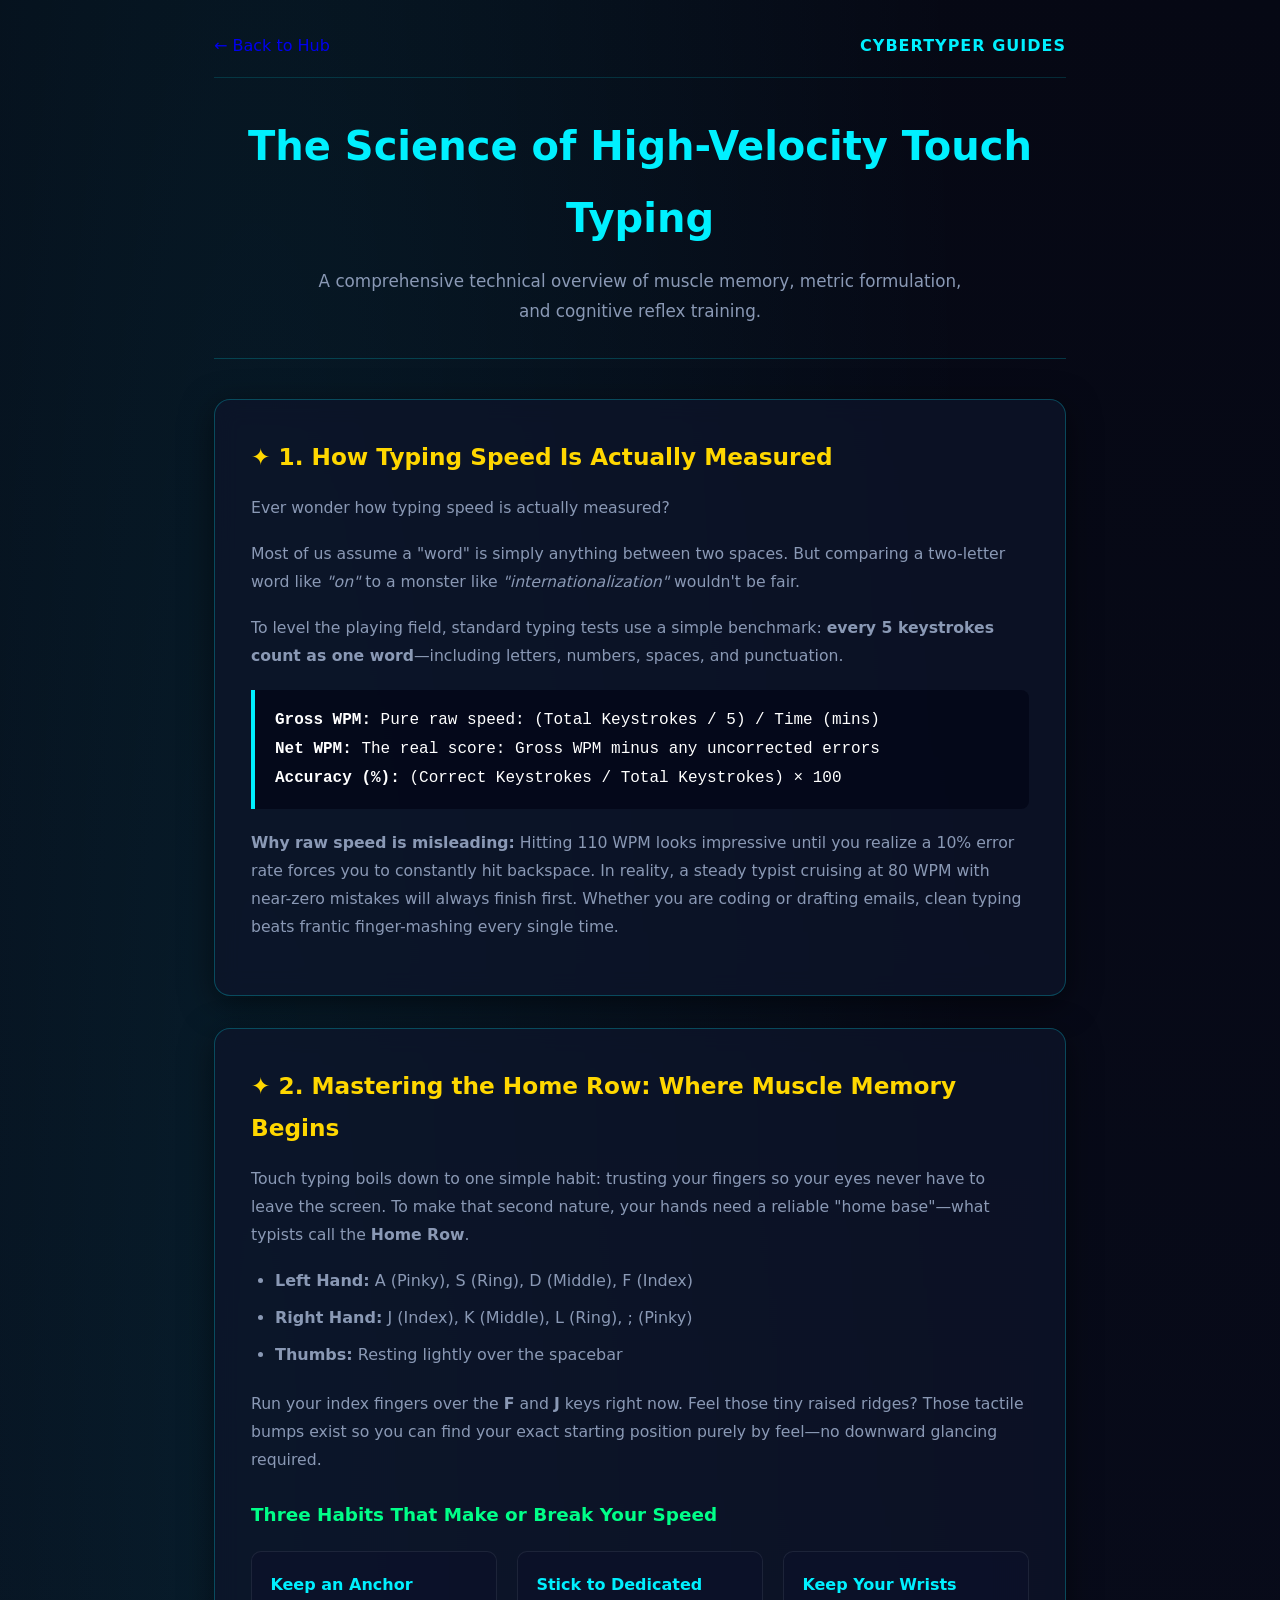
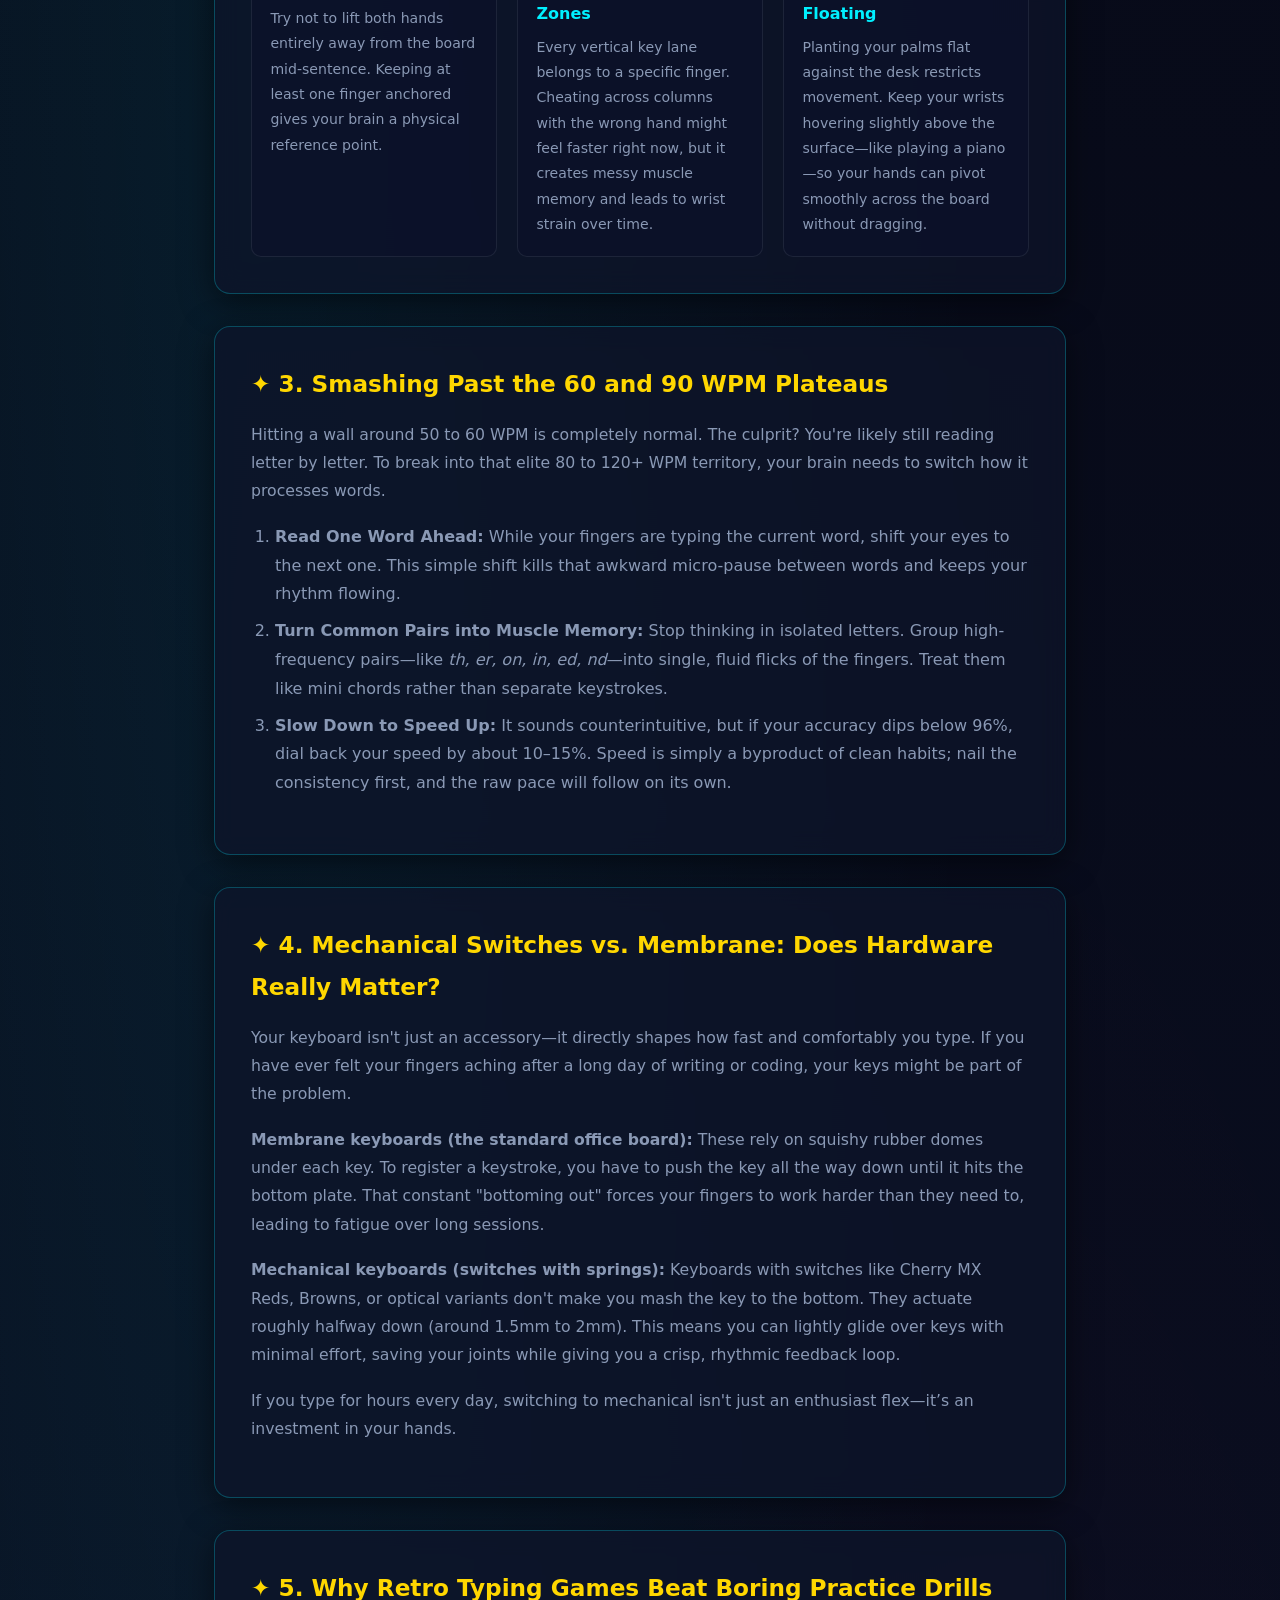
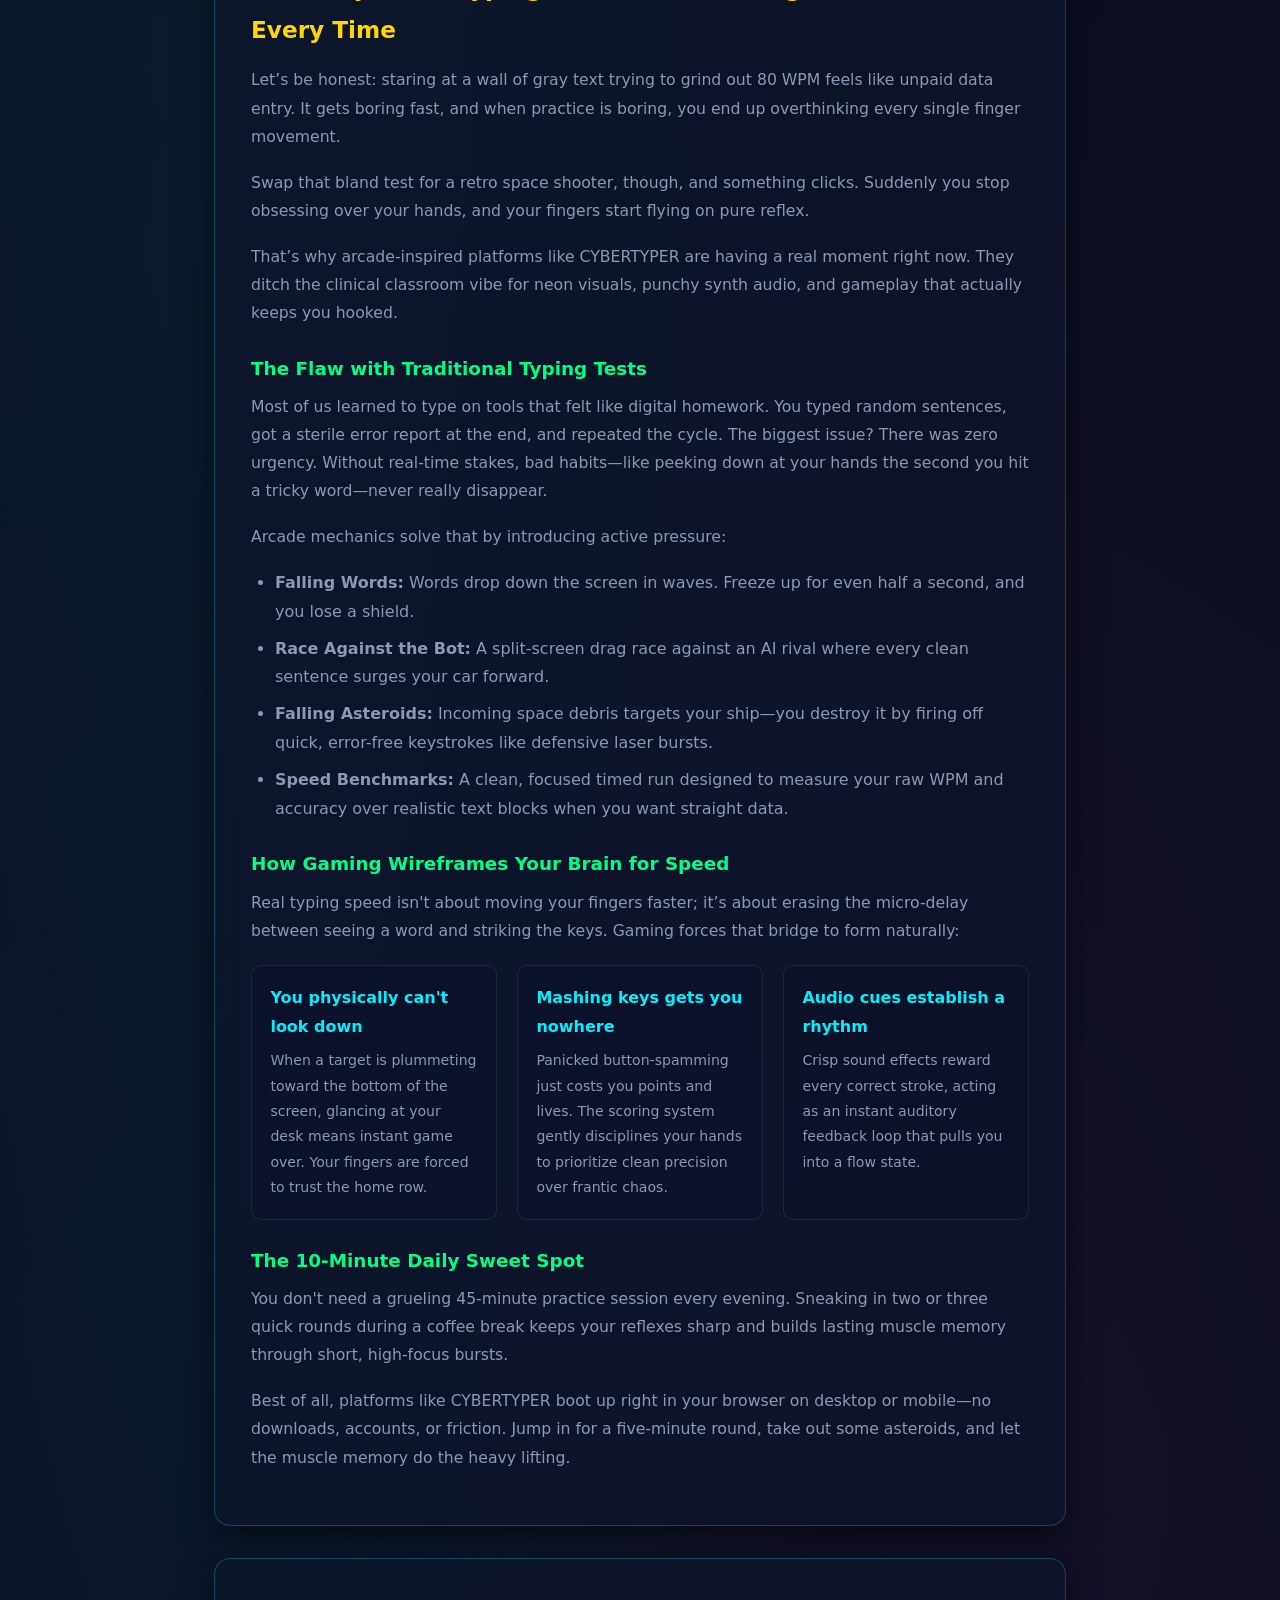
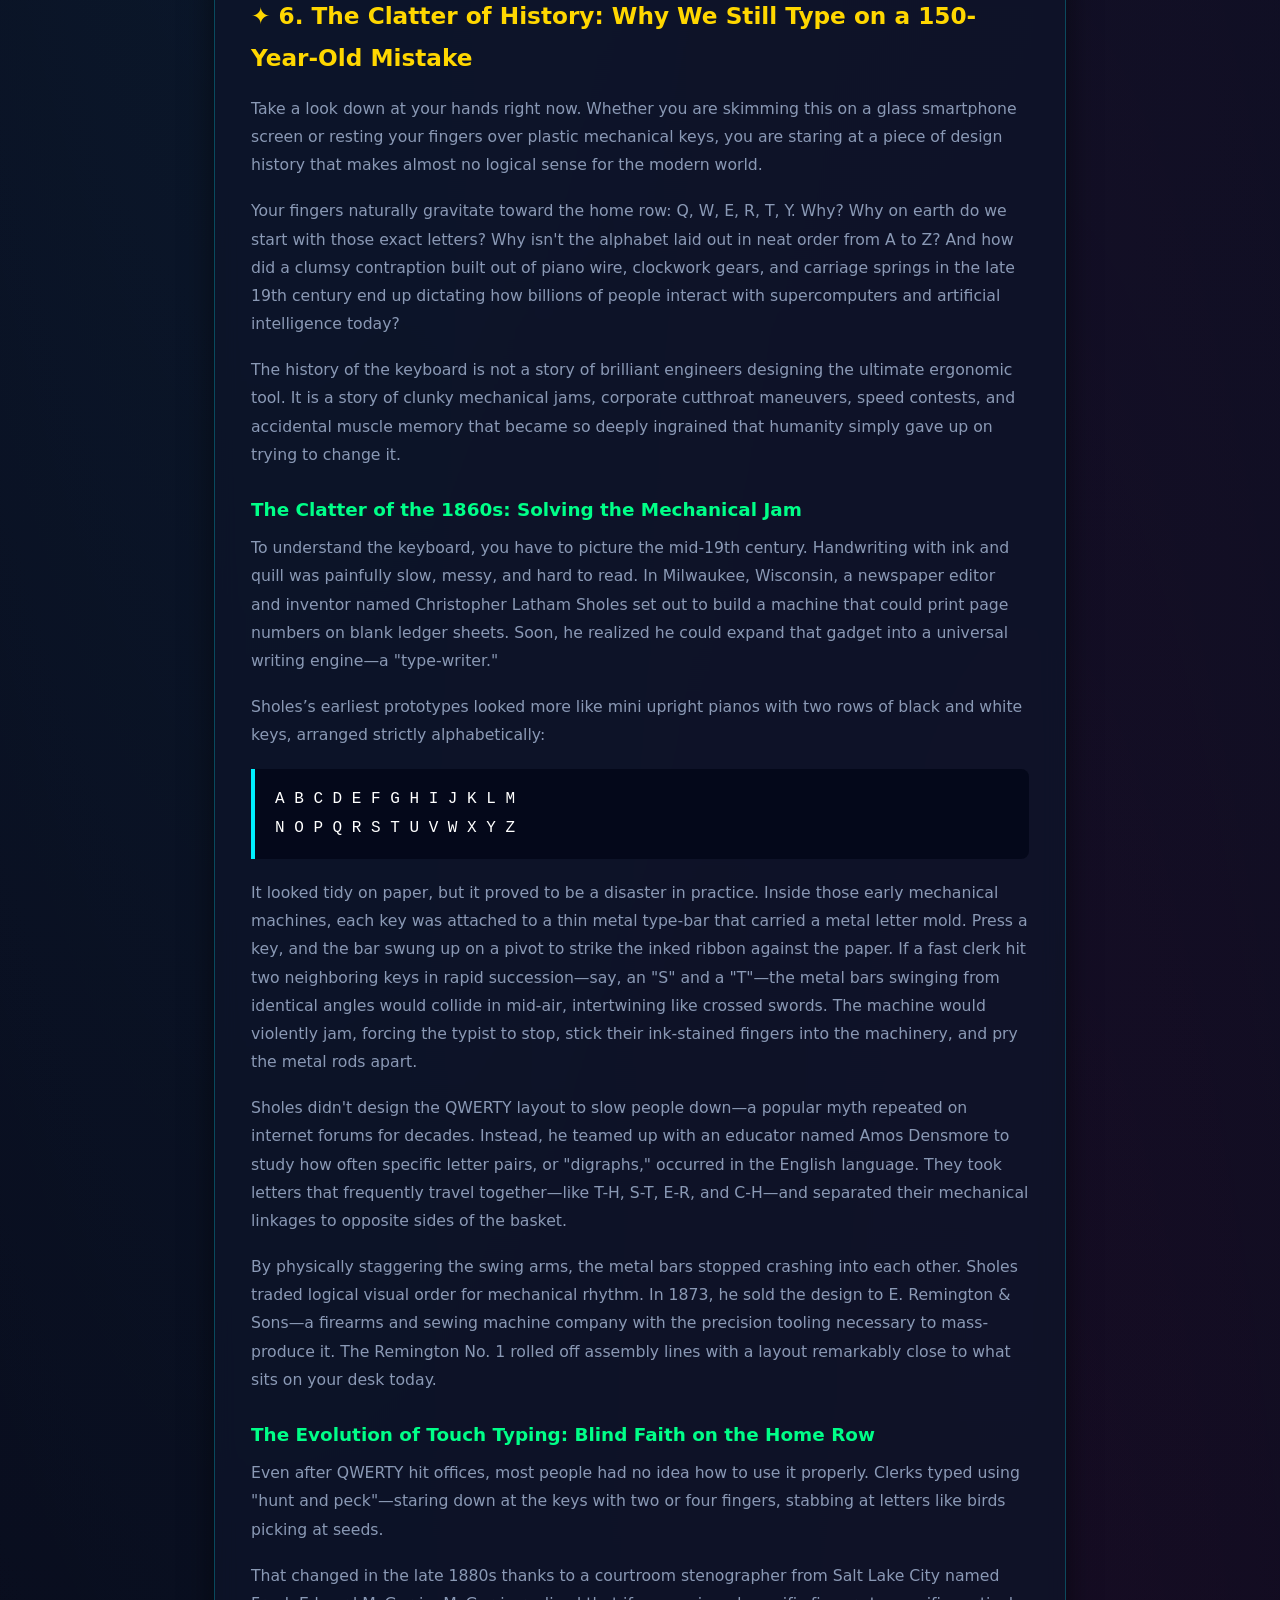
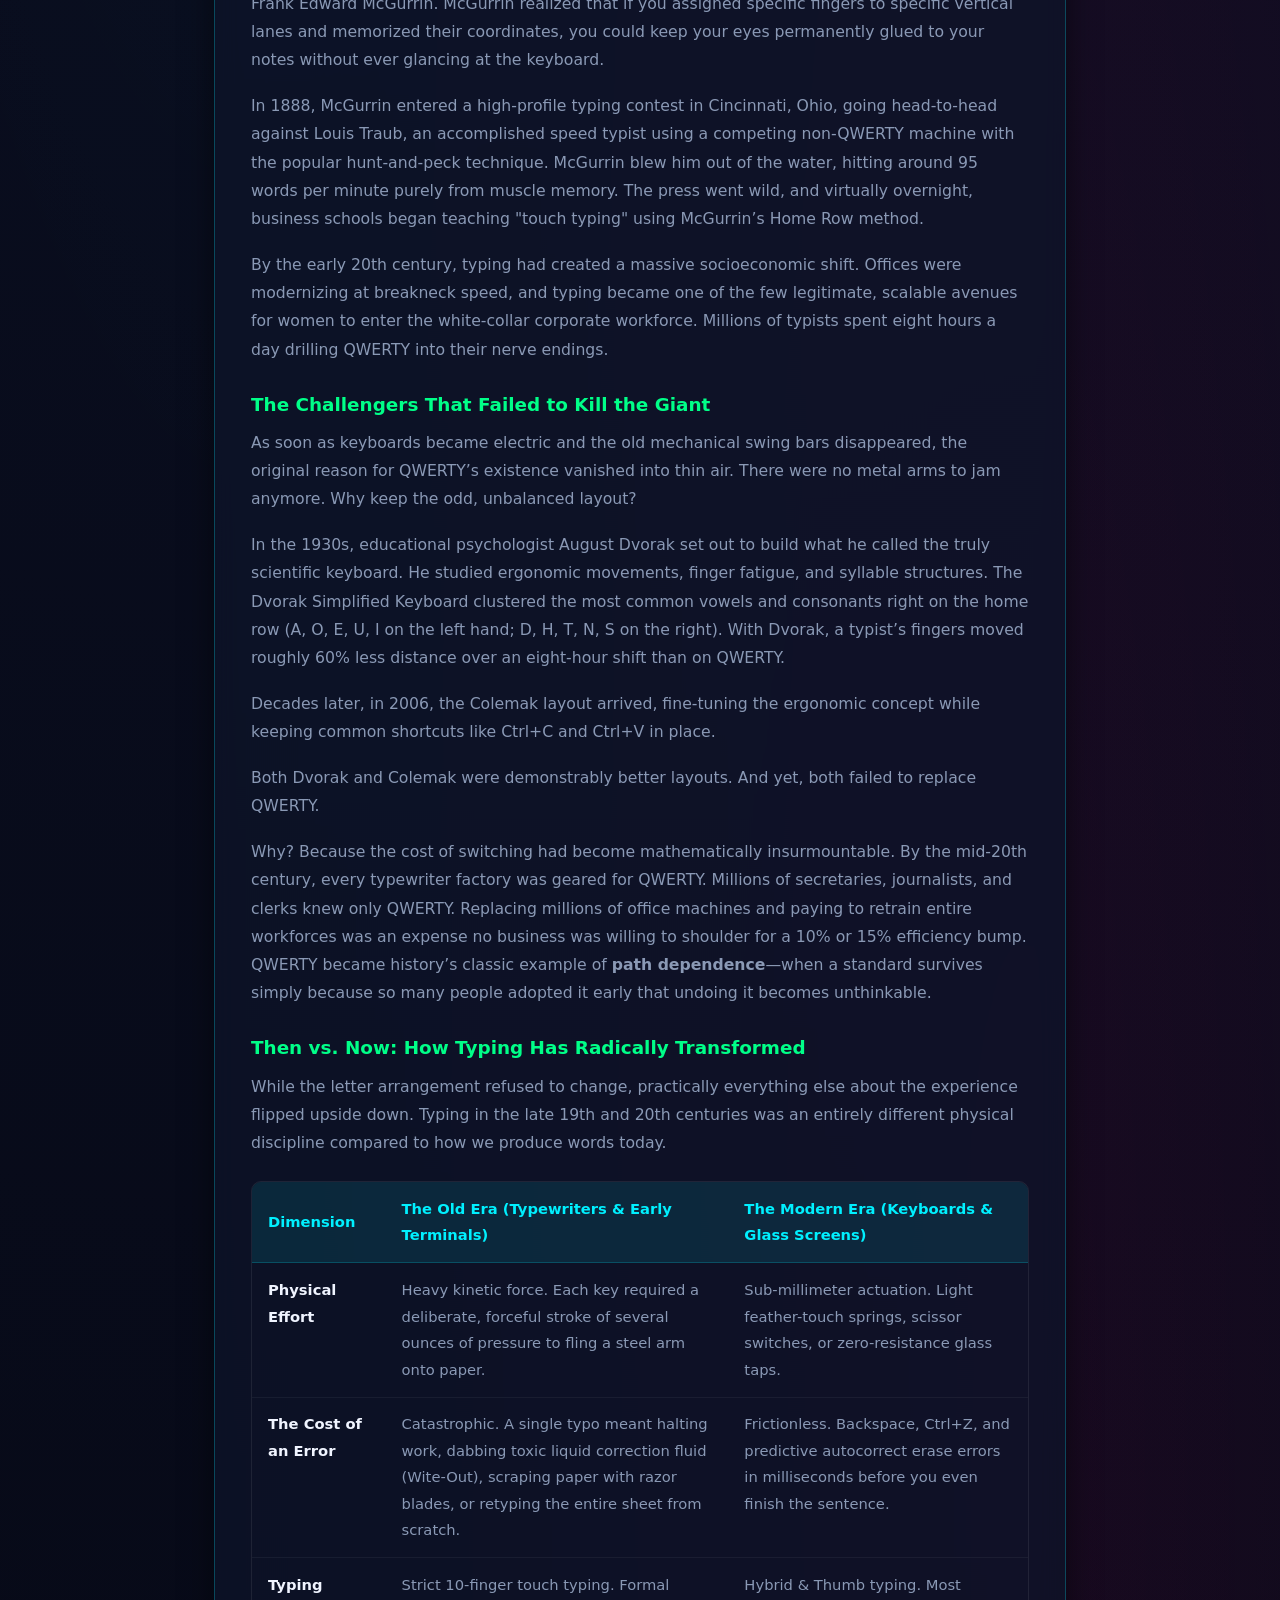
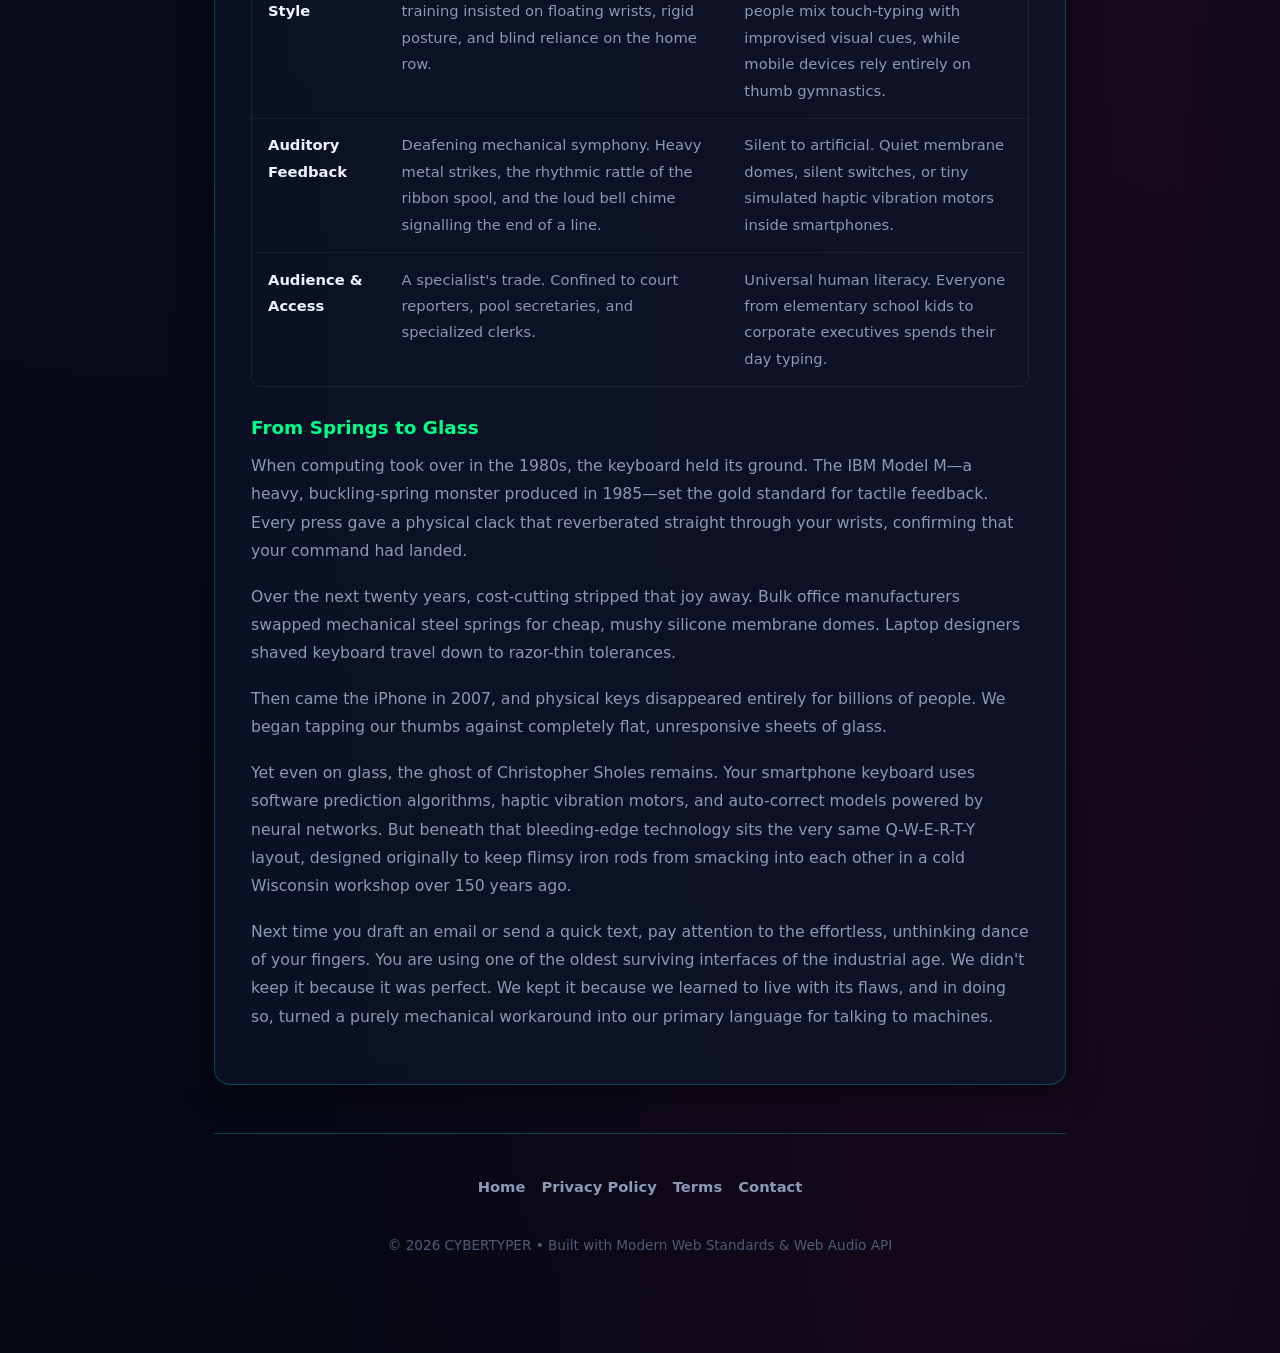
<file: pages/content.html>
<!DOCTYPE html>
<html lang="en">
<head>
  <meta charset="UTF-8">
  <meta name="viewport" content="width=device-width, initial-scale=1.0">
  <title>Typing Guides & Benchmarks // CYBERTYPER</title>
  <meta name="description" content="Master touch typing, learn how Net WPM is calculated, and discover ergonomic strategies to increase typing speed from 40 to 100+ WPM.">
  <meta name="keywords" content="touch typing guide, how to type faster, wpm calculation formula, mechanical keyboard typing, typing ergonomics, typing games, qwerty history">
  <link rel="icon" type="image/svg+xml" href="data:image/svg+xml,<svg xmlns='http://www.w3.org/2000/svg' viewBox='0 0 100 100'><text y='.9em' font-size='90'>⚡</text></svg>">
  <link rel="stylesheet" href="../css/style.css">
  <style>
    .article-container {
      max-width: 900px;
      margin: 0 auto;
      padding: 2rem 1.5rem 4rem;
      color: var(--text-main);
      line-height: 1.8;
    }
    .article-hero {
      text-align: center;
      margin-bottom: 2.5rem;
      border-bottom: 1px solid rgba(0, 240, 255, 0.2);
      padding-bottom: 2rem;
    }
    .article-hero h1 {
      font-size: clamp(1.8rem, 3.5vw, 2.5rem);
      font-weight: 900;
      color: var(--cyan-glow);
      margin-bottom: 0.75rem;
    }
    .article-hero p {
      color: var(--text-muted);
      font-size: 1.05rem;
      max-width: 650px;
      margin: 0 auto;
    }
    .guide-section {
      background: var(--bg-card);
      border: 1px solid var(--border-neon);
      border-radius: 16px;
      padding: 2.25rem;
      margin-bottom: 2rem;
      backdrop-filter: blur(12px);
      box-shadow: var(--shadow-box);
    }
    .guide-section h2 {
      font-size: 1.45rem;
      font-weight: 800;
      color: var(--gold-glow);
      margin-bottom: 1rem;
      display: flex;
      align-items: center;
      gap: 0.5rem;
    }
    .guide-section h3 {
      font-size: 1.15rem;
      font-weight: 700;
      color: var(--emerald-glow);
      margin: 1.5rem 0 0.5rem;
    }
    .guide-section p {
      color: var(--text-muted);
      margin-bottom: 1.1rem;
      font-size: 0.98rem;
    }
    .guide-section ul, .guide-section ol {
      padding-left: 1.5rem;
      margin-bottom: 1.25rem;
      color: var(--text-muted);
    }
    .guide-section li {
      margin-bottom: 0.5rem;
    }
    .formula-box {
      background: rgba(4, 8, 24, 0.85);
      border-left: 4px solid var(--cyan-glow);
      padding: 1rem 1.25rem;
      border-radius: 0 8px 8px 0;
      font-family: var(--font-mono);
      color: #fff;
      margin: 1.25rem 0;
    }
    .grid-cards {
      display: grid;
      grid-template-columns: repeat(auto-fit, minmax(240px, 1fr));
      gap: 1.25rem;
      margin-top: 1.25rem;
    }
    .mini-card {
      background: rgba(12, 18, 42, 0.7);
      border: 1px solid rgba(255, 255, 255, 0.08);
      border-radius: 10px;
      padding: 1.15rem;
    }
    .mini-card h4 {
      color: var(--cyan-glow);
      margin-bottom: 0.4rem;
      font-size: 1rem;
    }
    .mini-card p {
      font-size: 0.88rem;
      margin: 0;
    }
    .table-container {
      overflow-x: auto;
      margin: 1.5rem 0;
      border-radius: 10px;
      border: 1px solid rgba(255, 255, 255, 0.08);
    }
    .comparison-table {
      width: 100%;
      border-collapse: collapse;
      font-size: 0.92rem;
      text-align: left;
    }
    .comparison-table th {
      background: rgba(0, 240, 255, 0.1);
      color: var(--cyan-glow);
      padding: 0.85rem 1rem;
      font-weight: 700;
      border-bottom: 1px solid rgba(0, 240, 255, 0.2);
    }
    .comparison-table td {
      padding: 0.85rem 1rem;
      border-bottom: 1px solid rgba(255, 255, 255, 0.05);
      color: var(--text-muted);
      vertical-align: top;
    }
    .comparison-table tr:last-child td {
      border-bottom: none;
    }
    .comparison-table td strong {
      color: var(--text-main);
    }
  </style>
</head>
<body>
  <div class="article-container">
    <header class="game-header" style="border-bottom: 1px solid rgba(0, 240, 255, 0.15); margin-bottom: 2rem; display: flex; justify-content: space-between; align-items: center; padding-bottom: 1rem;">
      <a href="../index.html" class="btn-neon" style="text-decoration: none;">← Back to Hub</a>
      <div style="font-weight: 800; color: var(--cyan-glow); letter-spacing: 1px;">CYBERTYPER GUIDES</div>
    </header>

    <div class="article-hero">
      <h1>The Science of High-Velocity Touch Typing</h1>
      <p>A comprehensive technical overview of muscle memory, metric formulation, and cognitive reflex training.</p>
    </div>

    <!-- Section 1 -->
    <article class="guide-section">
      <h2>✦ 1. How Typing Speed Is Actually Measured</h2>
      <p>
        Ever wonder how typing speed is actually measured?
      </p>
      <p>
        Most of us assume a "word" is simply anything between two spaces. But comparing a two-letter word like <em>"on"</em> to a monster like <em>"internationalization"</em> wouldn't be fair.
      </p>
      <p>
        To level the playing field, standard typing tests use a simple benchmark: <strong>every 5 keystrokes count as one word</strong>—including letters, numbers, spaces, and punctuation.
      </p>

      <div class="formula-box">
        <strong>Gross WPM:</strong> Pure raw speed: (Total Keystrokes / 5) / Time (mins)<br>
        <strong>Net WPM:</strong> The real score: Gross WPM minus any uncorrected errors<br>
        <strong>Accuracy (%):</strong> (Correct Keystrokes / Total Keystrokes) × 100
      </div>

      <p>
        <strong>Why raw speed is misleading:</strong> Hitting 110 WPM looks impressive until you realize a 10% error rate forces you to constantly hit backspace. In reality, a steady typist cruising at 80 WPM with near-zero mistakes will always finish first. Whether you are coding or drafting emails, clean typing beats frantic finger-mashing every single time.
      </p>
    </article>

    <!-- Section 2 -->
    <article class="guide-section">
      <h2>✦ 2. Mastering the Home Row: Where Muscle Memory Begins</h2>
      <p>
        Touch typing boils down to one simple habit: trusting your fingers so your eyes never have to leave the screen. To make that second nature, your hands need a reliable "home base"—what typists call the <strong>Home Row</strong>.
      </p>
      <ul>
        <li><strong>Left Hand:</strong> A (Pinky), S (Ring), D (Middle), F (Index)</li>
        <li><strong>Right Hand:</strong> J (Index), K (Middle), L (Ring), ; (Pinky)</li>
        <li><strong>Thumbs:</strong> Resting lightly over the spacebar</li>
      </ul>
      <p>
        Run your index fingers over the <strong>F</strong> and <strong>J</strong> keys right now. Feel those tiny raised ridges? Those tactile bumps exist so you can find your exact starting position purely by feel—no downward glancing required.
      </p>

      <h3>Three Habits That Make or Break Your Speed</h3>
      <div class="grid-cards">
        <div class="mini-card">
          <h4>Keep an Anchor</h4>
          <p>Try not to lift both hands entirely away from the board mid-sentence. Keeping at least one finger anchored gives your brain a physical reference point.</p>
        </div>
        <div class="mini-card">
          <h4>Stick to Dedicated Zones</h4>
          <p>Every vertical key lane belongs to a specific finger. Cheating across columns with the wrong hand might feel faster right now, but it creates messy muscle memory and leads to wrist strain over time.</p>
        </div>
        <div class="mini-card">
          <h4>Keep Your Wrists Floating</h4>
          <p>Planting your palms flat against the desk restricts movement. Keep your wrists hovering slightly above the surface—like playing a piano—so your hands can pivot smoothly across the board without dragging.</p>
        </div>
      </div>
    </article>

    <!-- Section 3 -->
    <article class="guide-section">
      <h2>✦ 3. Smashing Past the 60 and 90 WPM Plateaus</h2>
      <p>
        Hitting a wall around 50 to 60 WPM is completely normal. The culprit? You're likely still reading letter by letter. To break into that elite 80 to 120+ WPM territory, your brain needs to switch how it processes words.
      </p>
      <ol>
        <li><strong>Read One Word Ahead:</strong> While your fingers are typing the current word, shift your eyes to the next one. This simple shift kills that awkward micro-pause between words and keeps your rhythm flowing.</li>
        <li><strong>Turn Common Pairs into Muscle Memory:</strong> Stop thinking in isolated letters. Group high-frequency pairs—like <em>th, er, on, in, ed, nd</em>—into single, fluid flicks of the fingers. Treat them like mini chords rather than separate keystrokes.</li>
        <li><strong>Slow Down to Speed Up:</strong> It sounds counterintuitive, but if your accuracy dips below 96%, dial back your speed by about 10–15%. Speed is simply a byproduct of clean habits; nail the consistency first, and the raw pace will follow on its own.</li>
      </ol>
    </article>

    <!-- Section 4 -->
    <article class="guide-section">
      <h2>✦ 4. Mechanical Switches vs. Membrane: Does Hardware Really Matter?</h2>
      <p>
        Your keyboard isn't just an accessory—it directly shapes how fast and comfortably you type. If you have ever felt your fingers aching after a long day of writing or coding, your keys might be part of the problem.
      </p>
      <p>
        <strong>Membrane keyboards (the standard office board):</strong> These rely on squishy rubber domes under each key. To register a keystroke, you have to push the key all the way down until it hits the bottom plate. That constant "bottoming out" forces your fingers to work harder than they need to, leading to fatigue over long sessions.
      </p>
      <p>
        <strong>Mechanical keyboards (switches with springs):</strong> Keyboards with switches like Cherry MX Reds, Browns, or optical variants don't make you mash the key to the bottom. They actuate roughly halfway down (around 1.5mm to 2mm). This means you can lightly glide over keys with minimal effort, saving your joints while giving you a crisp, rhythmic feedback loop.
      </p>
      <p>
        If you type for hours every day, switching to mechanical isn't just an enthusiast flex—it’s an investment in your hands.
      </p>
    </article>

    <!-- Section 5 -->
    <article class="guide-section">
      <h2>✦ 5. Why Retro Typing Games Beat Boring Practice Drills Every Time</h2>
      <p>
        Let’s be honest: staring at a wall of gray text trying to grind out 80 WPM feels like unpaid data entry. It gets boring fast, and when practice is boring, you end up overthinking every single finger movement.
      </p>
      <p>
        Swap that bland test for a retro space shooter, though, and something clicks. Suddenly you stop obsessing over your hands, and your fingers start flying on pure reflex.
      </p>
      <p>
        That’s why arcade-inspired platforms like CYBERTYPER are having a real moment right now. They ditch the clinical classroom vibe for neon visuals, punchy synth audio, and gameplay that actually keeps you hooked.
      </p>

      <h3>The Flaw with Traditional Typing Tests</h3>
      <p>
        Most of us learned to type on tools that felt like digital homework. You typed random sentences, got a sterile error report at the end, and repeated the cycle. The biggest issue? There was zero urgency. Without real-time stakes, bad habits—like peeking down at your hands the second you hit a tricky word—never really disappear.
      </p>
      <p>Arcade mechanics solve that by introducing active pressure:</p>
      <ul>
        <li><strong>Falling Words:</strong> Words drop down the screen in waves. Freeze up for even half a second, and you lose a shield.</li>
        <li><strong>Race Against the Bot:</strong> A split-screen drag race against an AI rival where every clean sentence surges your car forward.</li>
        <li><strong>Falling Asteroids:</strong> Incoming space debris targets your ship—you destroy it by firing off quick, error-free keystrokes like defensive laser bursts.</li>
        <li><strong>Speed Benchmarks:</strong> A clean, focused timed run designed to measure your raw WPM and accuracy over realistic text blocks when you want straight data.</li>
      </ul>

      <h3>How Gaming Wireframes Your Brain for Speed</h3>
      <p>
        Real typing speed isn't about moving your fingers faster; it’s about erasing the micro-delay between seeing a word and striking the keys. Gaming forces that bridge to form naturally:
      </p>
      <div class="grid-cards">
        <div class="mini-card">
          <h4>You physically can't look down</h4>
          <p>When a target is plummeting toward the bottom of the screen, glancing at your desk means instant game over. Your fingers are forced to trust the home row.</p>
        </div>
        <div class="mini-card">
          <h4>Mashing keys gets you nowhere</h4>
          <p>Panicked button-spamming just costs you points and lives. The scoring system gently disciplines your hands to prioritize clean precision over frantic chaos.</p>
        </div>
        <div class="mini-card">
          <h4>Audio cues establish a rhythm</h4>
          <p>Crisp sound effects reward every correct stroke, acting as an instant auditory feedback loop that pulls you into a flow state.</p>
        </div>
      </div>

      <h3>The 10-Minute Daily Sweet Spot</h3>
      <p>
        You don't need a grueling 45-minute practice session every evening. Sneaking in two or three quick rounds during a coffee break keeps your reflexes sharp and builds lasting muscle memory through short, high-focus bursts.
      </p>
      <p>
        Best of all, platforms like CYBERTYPER boot up right in your browser on desktop or mobile—no downloads, accounts, or friction. Jump in for a five-minute round, take out some asteroids, and let the muscle memory do the heavy lifting.
      </p>
    </article>

    <!-- Section 6: The History of QWERTY -->
    <article class="guide-section">
      <h2>✦ 6. The Clatter of History: Why We Still Type on a 150-Year-Old Mistake</h2>
      <p>
        Take a look down at your hands right now. Whether you are skimming this on a glass smartphone screen or resting your fingers over plastic mechanical keys, you are staring at a piece of design history that makes almost no logical sense for the modern world.
      </p>
      <p>
        Your fingers naturally gravitate toward the home row: Q, W, E, R, T, Y. Why? Why on earth do we start with those exact letters? Why isn't the alphabet laid out in neat order from A to Z? And how did a clumsy contraption built out of piano wire, clockwork gears, and carriage springs in the late 19th century end up dictating how billions of people interact with supercomputers and artificial intelligence today?
      </p>
      <p>
        The history of the keyboard is not a story of brilliant engineers designing the ultimate ergonomic tool. It is a story of clunky mechanical jams, corporate cutthroat maneuvers, speed contests, and accidental muscle memory that became so deeply ingrained that humanity simply gave up on trying to change it.
      </p>

      <h3>The Clatter of the 1860s: Solving the Mechanical Jam</h3>
      <p>
        To understand the keyboard, you have to picture the mid-19th century. Handwriting with ink and quill was painfully slow, messy, and hard to read. In Milwaukee, Wisconsin, a newspaper editor and inventor named Christopher Latham Sholes set out to build a machine that could print page numbers on blank ledger sheets. Soon, he realized he could expand that gadget into a universal writing engine—a "type-writer."
      </p>
      <p>
        Sholes’s earliest prototypes looked more like mini upright pianos with two rows of black and white keys, arranged strictly alphabetically:
      </p>
      <div class="formula-box">
        A B C D E F G H I J K L M<br>
        N O P Q R S T U V W X Y Z
      </div>
      <p>
        It looked tidy on paper, but it proved to be a disaster in practice. Inside those early mechanical machines, each key was attached to a thin metal type-bar that carried a metal letter mold. Press a key, and the bar swung up on a pivot to strike the inked ribbon against the paper. If a fast clerk hit two neighboring keys in rapid succession—say, an "S" and a "T"—the metal bars swinging from identical angles would collide in mid-air, intertwining like crossed swords. The machine would violently jam, forcing the typist to stop, stick their ink-stained fingers into the machinery, and pry the metal rods apart.
      </p>
      <p>
        Sholes didn't design the QWERTY layout to slow people down—a popular myth repeated on internet forums for decades. Instead, he teamed up with an educator named Amos Densmore to study how often specific letter pairs, or "digraphs," occurred in the English language. They took letters that frequently travel together—like T-H, S-T, E-R, and C-H—and separated their mechanical linkages to opposite sides of the basket.
      </p>
      <p>
        By physically staggering the swing arms, the metal bars stopped crashing into each other. Sholes traded logical visual order for mechanical rhythm. In 1873, he sold the design to E. Remington & Sons—a firearms and sewing machine company with the precision tooling necessary to mass-produce it. The Remington No. 1 rolled off assembly lines with a layout remarkably close to what sits on your desk today.
      </p>

      <h3>The Evolution of Touch Typing: Blind Faith on the Home Row</h3>
      <p>
        Even after QWERTY hit offices, most people had no idea how to use it properly. Clerks typed using "hunt and peck"—staring down at the keys with two or four fingers, stabbing at letters like birds picking at seeds.
      </p>
      <p>
        That changed in the late 1880s thanks to a courtroom stenographer from Salt Lake City named Frank Edward McGurrin. McGurrin realized that if you assigned specific fingers to specific vertical lanes and memorized their coordinates, you could keep your eyes permanently glued to your notes without ever glancing at the keyboard.
      </p>
      <p>
        In 1888, McGurrin entered a high-profile typing contest in Cincinnati, Ohio, going head-to-head against Louis Traub, an accomplished speed typist using a competing non-QWERTY machine with the popular hunt-and-peck technique. McGurrin blew him out of the water, hitting around 95 words per minute purely from muscle memory. The press went wild, and virtually overnight, business schools began teaching "touch typing" using McGurrin’s Home Row method.
      </p>
      <p>
        By the early 20th century, typing had created a massive socioeconomic shift. Offices were modernizing at breakneck speed, and typing became one of the few legitimate, scalable avenues for women to enter the white-collar corporate workforce. Millions of typists spent eight hours a day drilling QWERTY into their nerve endings.
      </p>

      <h3>The Challengers That Failed to Kill the Giant</h3>
      <p>
        As soon as keyboards became electric and the old mechanical swing bars disappeared, the original reason for QWERTY’s existence vanished into thin air. There were no metal arms to jam anymore. Why keep the odd, unbalanced layout?
      </p>
      <p>
        In the 1930s, educational psychologist August Dvorak set out to build what he called the truly scientific keyboard. He studied ergonomic movements, finger fatigue, and syllable structures. The Dvorak Simplified Keyboard clustered the most common vowels and consonants right on the home row (A, O, E, U, I on the left hand; D, H, T, N, S on the right). With Dvorak, a typist’s fingers moved roughly 60% less distance over an eight-hour shift than on QWERTY.
      </p>
      <p>
        Decades later, in 2006, the Colemak layout arrived, fine-tuning the ergonomic concept while keeping common shortcuts like Ctrl+C and Ctrl+V in place.
      </p>
      <p>
        Both Dvorak and Colemak were demonstrably better layouts. And yet, both failed to replace QWERTY.
      </p>
      <p>
        Why? Because the cost of switching had become mathematically insurmountable. By the mid-20th century, every typewriter factory was geared for QWERTY. Millions of secretaries, journalists, and clerks knew only QWERTY. Replacing millions of office machines and paying to retrain entire workforces was an expense no business was willing to shoulder for a 10% or 15% efficiency bump. QWERTY became history’s classic example of <strong>path dependence</strong>—when a standard survives simply because so many people adopted it early that undoing it becomes unthinkable.
      </p>

      <h3>Then vs. Now: How Typing Has Radically Transformed</h3>
      <p>
        While the letter arrangement refused to change, practically everything else about the experience flipped upside down. Typing in the late 19th and 20th centuries was an entirely different physical discipline compared to how we produce words today.
      </p>

      <div class="table-container">
        <table class="comparison-table">
          <thead>
            <tr>
              <th>Dimension</th>
              <th>The Old Era (Typewriters & Early Terminals)</th>
              <th>The Modern Era (Keyboards & Glass Screens)</th>
            </tr>
          </thead>
          <tbody>
            <tr>
              <td><strong>Physical Effort</strong></td>
              <td>Heavy kinetic force. Each key required a deliberate, forceful stroke of several ounces of pressure to fling a steel arm onto paper.</td>
              <td>Sub-millimeter actuation. Light feather-touch springs, scissor switches, or zero-resistance glass taps.</td>
            </tr>
            <tr>
              <td><strong>The Cost of an Error</strong></td>
              <td>Catastrophic. A single typo meant halting work, dabbing toxic liquid correction fluid (Wite-Out), scraping paper with razor blades, or retyping the entire sheet from scratch.</td>
              <td>Frictionless. Backspace, Ctrl+Z, and predictive autocorrect erase errors in milliseconds before you even finish the sentence.</td>
            </tr>
            <tr>
              <td><strong>Typing Style</strong></td>
              <td>Strict 10-finger touch typing. Formal training insisted on floating wrists, rigid posture, and blind reliance on the home row.</td>
              <td>Hybrid & Thumb typing. Most people mix touch-typing with improvised visual cues, while mobile devices rely entirely on thumb gymnastics.</td>
            </tr>
            <tr>
              <td><strong>Auditory Feedback</strong></td>
              <td>Deafening mechanical symphony. Heavy metal strikes, the rhythmic rattle of the ribbon spool, and the loud bell chime signalling the end of a line.</td>
              <td>Silent to artificial. Quiet membrane domes, silent switches, or tiny simulated haptic vibration motors inside smartphones.</td>
            </tr>
            <tr>
              <td><strong>Audience & Access</strong></td>
              <td>A specialist's trade. Confined to court reporters, pool secretaries, and specialized clerks.</td>
              <td>Universal human literacy. Everyone from elementary school kids to corporate executives spends their day typing.</td>
            </tr>
          </tbody>
        </table>
      </div>

      <h3>From Springs to Glass</h3>
      <p>
        When computing took over in the 1980s, the keyboard held its ground. The IBM Model M—a heavy, buckling-spring monster produced in 1985—set the gold standard for tactile feedback. Every press gave a physical clack that reverberated straight through your wrists, confirming that your command had landed.
      </p>
      <p>
        Over the next twenty years, cost-cutting stripped that joy away. Bulk office manufacturers swapped mechanical steel springs for cheap, mushy silicone membrane domes. Laptop designers shaved keyboard travel down to razor-thin tolerances.
      </p>
      <p>
        Then came the iPhone in 2007, and physical keys disappeared entirely for billions of people. We began tapping our thumbs against completely flat, unresponsive sheets of glass.
      </p>
      <p>
        Yet even on glass, the ghost of Christopher Sholes remains. Your smartphone keyboard uses software prediction algorithms, haptic vibration motors, and auto-correct models powered by neural networks. But beneath that bleeding-edge technology sits the very same Q-W-E-R-T-Y layout, designed originally to keep flimsy iron rods from smacking into each other in a cold Wisconsin workshop over 150 years ago.
      </p>
      <p>
        Next time you draft an email or send a quick text, pay attention to the effortless, unthinking dance of your fingers. You are using one of the oldest surviving interfaces of the industrial age. We didn't keep it because it was perfect. We kept it because we learned to live with its flaws, and in doing so, turned a purely mechanical workaround into our primary language for talking to machines.
      </p>
    </article>

    <footer class="site-footer" style="text-align: center; margin-top: 3rem; color: var(--text-dim); font-size: 0.85rem;">
      <ul class="footer-nav" style="list-style: none; display: flex; justify-content: center; gap: 1rem; padding: 0; margin-bottom: 1rem;">
        <li><a href="../index.html" style="color: var(--text-muted); text-decoration: none;">Home</a></li>
        <li><a href="privacy.html" style="color: var(--text-muted); text-decoration: none;">Privacy Policy</a></li>
        <li><a href="terms.html" style="color: var(--text-muted); text-decoration: none;">Terms</a></li>
        <li><a href="contact.html" style="color: var(--text-muted); text-decoration: none;">Contact</a></li>
      </ul>
      <div>© 2026 CYBERTYPER • Built with Modern Web Standards & Web Audio API</div>
    </footer>
  </div>
</body>
</html>
</file>
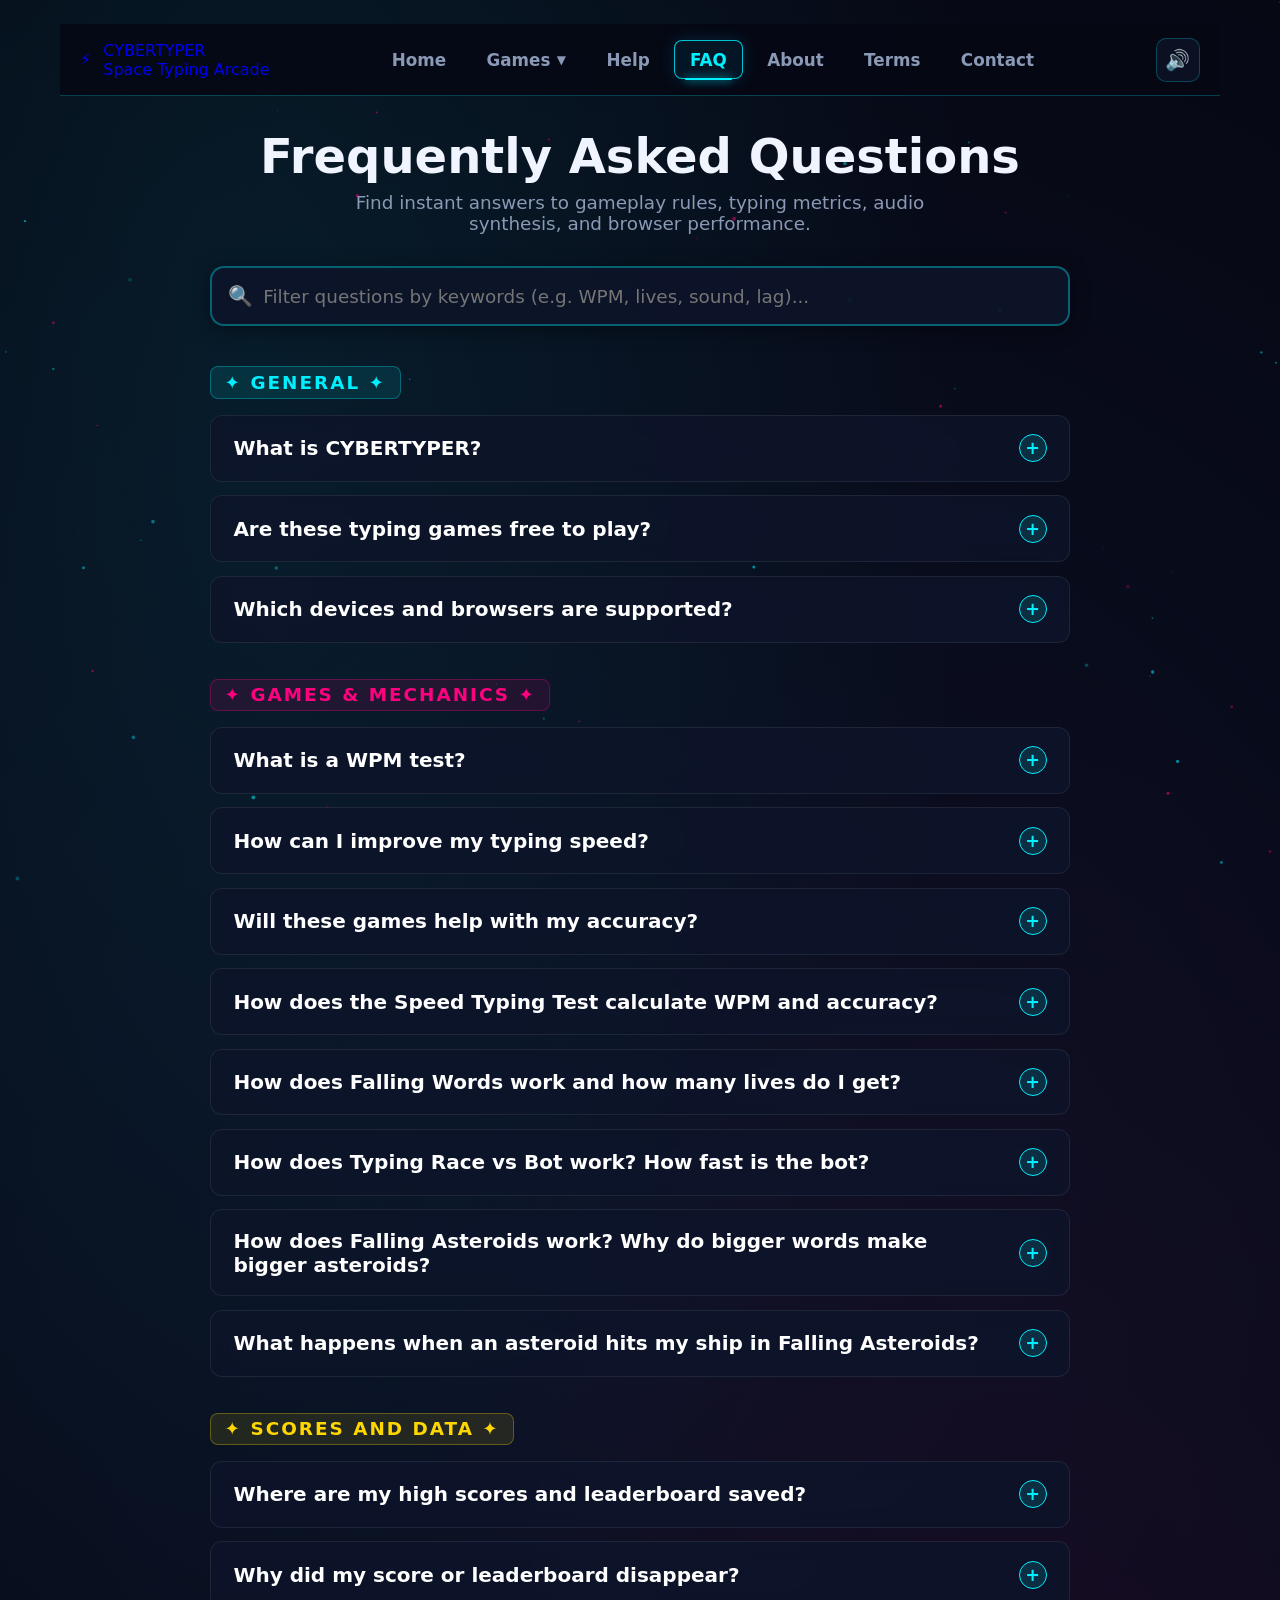
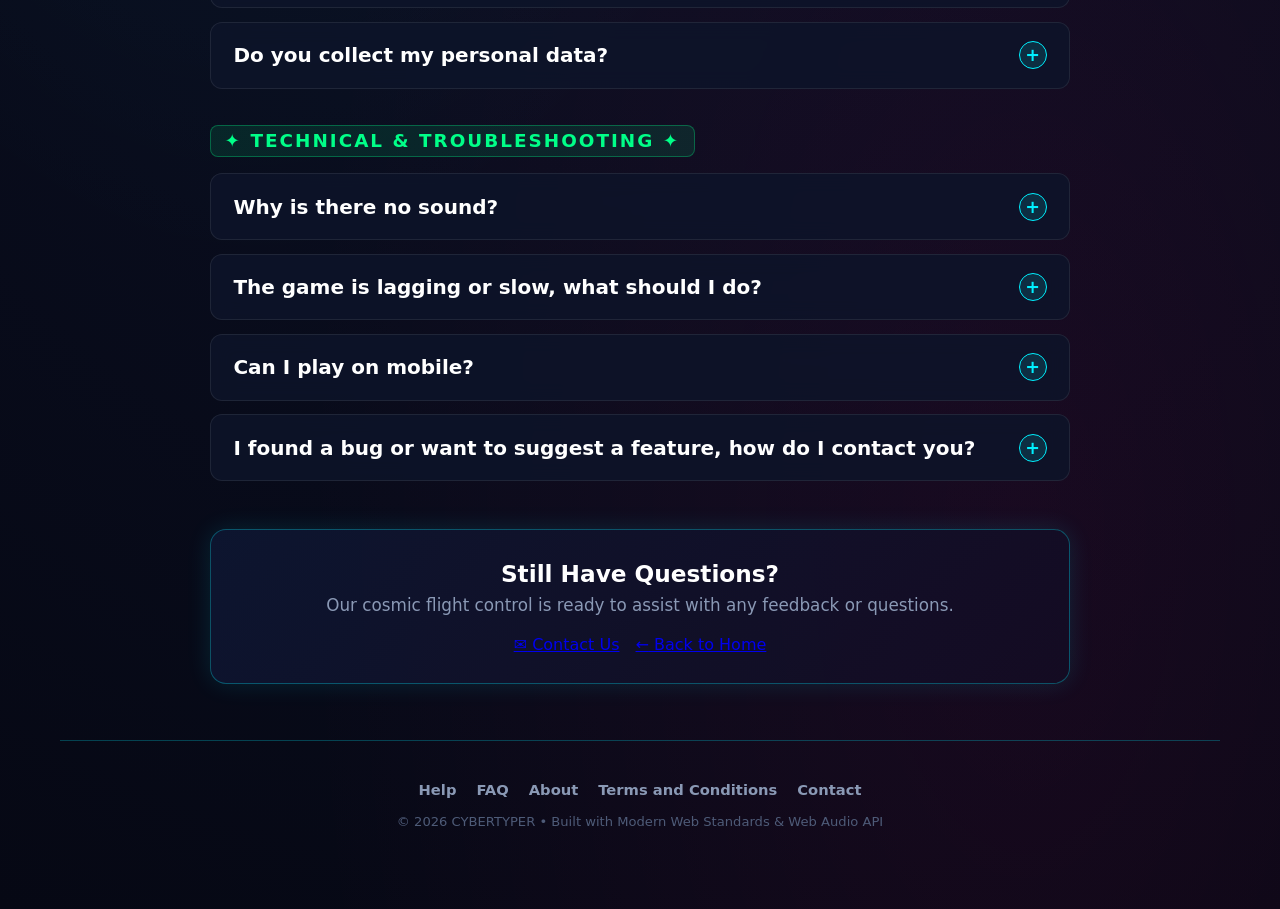
<file: pages/faq.html>
<!DOCTYPE html>
<html lang="en">
<head>
  <meta charset="UTF-8">
  <meta name="viewport" content="width=device-width, initial-scale=1.0">
  <title>Frequently Asked Questions // CYBERTYPER</title>
  <meta name="description" content="Frequently Asked Questions about CYBERTYPER - free online typing games, WPM metrics, and how to improve typing speed.">
  <link rel="stylesheet" href="../css/style.css">

  <!-- FAQPage JSON-LD Structured Data for SEO (UPDATED WITH NEW QUESTIONS) -->
  <script type="application/ld+json">
  {
    "@context": "https://schema.org",
    "@type": "FAQPage",
    "mainEntity": [
      {
        "@type": "Question",
        "name": "Are these typing games free to play?",
        "acceptedAnswer": {
          "@type": "Answer",
          "text": "Yes! All our free online typing games are 100% free. You do not need to create an account or sign up to play."
        }
      },
      {
        "@type": "Question",
        "name": "How can I improve my typing speed?",
        "acceptedAnswer": {
          "@type": "Answer",
          "text": "The best way to improve typing speed is daily practice. We recommend starting with our online typing test to check your current speed, and then playing our arcade typing games every day to get faster."
        }
      },
      {
        "@type": "Question",
        "name": "What is a WPM test?",
        "acceptedAnswer": {
          "@type": "Answer",
          "text": "WPM stands for Words Per Minute. Our WPM test tracks exactly how many words you can type correctly in one minute. It’s a great way to measure your progress!"
        }
      },
      {
        "@type": "Question",
        "name": "Will these games help with my accuracy?",
        "acceptedAnswer": {
          "@type": "Answer",
          "text": "Yes! Games like our falling words typing game and asteroid defense force you to focus on the right keys, which naturally improves your typing accuracy over time."
        }
      },
      {
        "@type": "Question",
        "name": "Which devices and browsers are supported?",
        "acceptedAnswer": {
          "@type": "Answer",
          "text": "CYBERTYPER works on all modern web browsers across desktop PCs, laptops, tablets, and smartphones with full on-screen keyboard support."
        }
      },
      {
        "@type": "Question",
        "name": "How does the Speed Typing Test calculate WPM and accuracy?",
        "acceptedAnswer": {
          "@type": "Answer",
          "text": "WPM is calculated using standard typing formula: (Total Characters Typed / 5) divided by elapsed minutes. Accuracy is calculated as (Correct Keystrokes / Total Keystrokes) * 100%."
        }
      },
      {
        "@type": "Question",
        "name": "Do you collect my personal data?",
        "acceptedAnswer": {
          "@type": "Answer",
          "text": "No. CYBERTYPER collects zero personal data. All high scores and sound settings remain privately in your browser's localStorage."
        }
      }
    ]
  }
  </script>

  <style>
    .faq-container {
      max-width: 860px;
      margin: 0 auto 3.5rem;
      position: relative;
      z-index: 1;
    }

    .faq-hero {
      text-align: center;
      margin-bottom: 2rem;
    }

    .faq-hero h1 {
      font-size: clamp(2.2rem, 4.5vw, 3rem);
      font-weight: 900;
      margin-bottom: 0.5rem;
    }

    .faq-hero p {
      font-size: 1.15rem;
      color: var(--text-muted);
      max-width: 580px;
      margin: 0 auto;
    }

    /* Live Search Bar */
    .search-wrapper {
      position: relative;
      margin-bottom: 2.5rem;
    }

    .faq-search-input {
      width: 100%;
      background: rgba(14, 20, 42, 0.9);
      border: 2px solid rgba(0, 240, 255, 0.35);
      border-radius: 14px;
      padding: 1.1rem 1.4rem 1.1rem 3.2rem;
      color: #ffffff;
      font-size: 1.15rem;
      font-family: inherit;
      outline: none;
      transition: var(--transition-smooth);
      box-shadow: 0 4px 20px rgba(0, 0, 0, 0.4);
    }

    .faq-search-input:focus {
      border-color: var(--cyan-glow);
      box-shadow: 0 0 20px rgba(0, 240, 255, 0.35);
    }

    .search-icon-badge {
      position: absolute;
      left: 1.15rem;
      top: 50%;
      transform: translateY(-50%);
      font-size: 1.25rem;
      pointer-events: none;
      color: var(--cyan-glow);
    }

    /* Categories & Accordion */
    .faq-category {
      margin-bottom: 2.25rem;
    }

    .category-heading {
      display: inline-flex;
      align-items: center;
      gap: 0.6rem;
      font-size: 1.15rem;
      font-weight: 800;
      color: var(--cyan-glow);
      text-transform: uppercase;
      letter-spacing: 2px;
      margin-bottom: 1rem;
      padding: 0.3rem 0.85rem;
      background: rgba(0, 240, 255, 0.1);
      border: 1px solid rgba(0, 240, 255, 0.3);
      border-radius: 8px;
    }

    .category-heading.cat-games {
      color: var(--magenta-glow);
      background: rgba(255, 0, 127, 0.1);
      border-color: rgba(255, 0, 127, 0.3);
    }

    .category-heading.cat-scores {
      color: var(--gold-glow);
      background: rgba(255, 215, 0, 0.1);
      border-color: rgba(255, 215, 0, 0.3);
    }

    .category-heading.cat-tech {
      color: var(--emerald-glow);
      background: rgba(0, 255, 136, 0.1);
      border-color: rgba(0, 255, 136, 0.3);
    }

    .faq-list {
      display: flex;
      flex-direction: column;
      gap: 0.85rem;
    }

    .faq-item {
      background: rgba(14, 20, 42, 0.85);
      border: 1px solid rgba(255, 255, 255, 0.08);
      border-radius: 12px;
      overflow: hidden;
      transition: var(--transition-smooth);
      backdrop-filter: blur(10px);
    }

    .faq-item:hover {
      border-color: rgba(0, 240, 255, 0.35);
    }

    .faq-item.active {
      border-color: var(--cyan-glow);
      box-shadow: 0 0 18px rgba(0, 240, 255, 0.18);
    }

    .faq-question-btn {
      width: 100%;
      text-align: left;
      background: transparent;
      border: none;
      padding: 1.15rem 1.4rem;
      display: flex;
      align-items: center;
      justify-content: space-between;
      gap: 1rem;
      cursor: pointer;
      color: #ffffff;
      font-size: clamp(1.05rem, 1.8vw, 1.25rem);
      font-weight: 700;
      font-family: inherit;
    }

    .faq-icon-indicator {
      display: inline-flex;
      align-items: center;
      justify-content: center;
      width: 28px;
      height: 28px;
      border-radius: 50%;
      background: rgba(0, 240, 255, 0.12);
      border: 1px solid var(--cyan-glow);
      color: var(--cyan-glow);
      font-size: 1.1rem;
      font-weight: 800;
      flex-shrink: 0;
      transition: transform 0.25s ease;
    }

    .faq-item.active .faq-icon-indicator {
      transform: rotate(45deg);
      border-color: var(--magenta-glow);
      color: var(--magenta-glow);
      background: rgba(255, 0, 127, 0.15);
    }

    .faq-answer-collapse {
      max-height: 0;
      overflow: hidden;
      transition: max-height 0.3s cubic-bezier(0, 1, 0, 1);
    }

    .faq-answer-body {
      padding: 0 1.4rem 1.25rem;
      color: #d1dced;
      font-size: clamp(0.98rem, 1.4vw, 1.12rem);
      line-height: 1.75;
      border-top: 1px solid rgba(255, 255, 255, 0.05);
      padding-top: 0.85rem;
    }

    .faq-answer-body ol, .faq-answer-body ul {
      padding-left: 1.4rem;
      margin-top: 0.5rem;
    }

    .faq-answer-body li {
      margin-bottom: 0.35rem;
    }

    /* No results alert */
    .no-results-box {
      display: none;
      text-align: center;
      padding: 3rem 1.5rem;
      background: rgba(14, 20, 42, 0.7);
      border: 1px dashed rgba(255, 0, 127, 0.4);
      border-radius: 14px;
      color: var(--text-muted);
      font-size: 1.1rem;
    }

    /* Bottom Contact Prompt Box */
    .support-card {
      margin-top: 3rem;
      background: linear-gradient(135deg, rgba(14, 22, 50, 0.9), rgba(20, 12, 35, 0.9));
      border: 1px solid rgba(0, 240, 255, 0.3);
      border-radius: 16px;
      padding: 1.85rem;
      text-align: center;
      box-shadow: 0 0 25px rgba(0, 240, 255, 0.12);
    }

    .support-card h3 {
      font-size: 1.45rem;
      margin-bottom: 0.5rem;
      color: #ffffff;
    }

    .support-card p {
      color: var(--text-muted);
      font-size: 1.05rem;
      margin-bottom: 1.25rem;
    }

    .support-card .support-links {
      display: flex;
      gap: 1rem;
      justify-content: center;
      flex-wrap: wrap;
    }
  </style>
</head>
<body>
  <!-- Canvas Starfield -->
  <canvas id="starsCanvas" class="stars-bg"></canvas>

  <div class="container">
    <!-- Header -->
    <header class="site-header">
      <a href="../index.html" class="brand-wrapper">
        <div class="brand-icon">⚡</div>
        <div>
          <div class="brand-title">CYBERTYPER</div>
          <div class="brand-subtitle">Space Typing Arcade</div>
        </div>
      </a>

      <!-- Navigation Menu -->
      <nav id="cyberMainNav" class="cyber-nav" aria-label="Main Navigation">
        <div class="cyber-nav-item">
          <a href="../index.html" class="cyber-nav-link">Home</a>
        </div>
        <div class="cyber-nav-item cyber-dropdown" id="cyberGamesDropdown">
          <button class="cyber-nav-link" id="cyberGamesTrigger" aria-expanded="false" aria-haspopup="true">
            Games <span class="dropdown-arrow">▼</span>
          </button>
          <ul class="cyber-dropdown-menu" aria-label="Games Submenu">
            <li class="cyber-dropdown-item"><a href="../games/speed-test.html" class="cyber-dropdown-link">⚡ Speed Typing Test</a></li>
            <li class="cyber-dropdown-item"><a href="../games/falling-words.html" class="cyber-dropdown-link">🌧️ Falling Words</a></li>
            <li class="cyber-dropdown-item"><a href="../games/typing-race.html" class="cyber-dropdown-link">🏎️ Typing Race vs Bot</a></li>
            <li class="cyber-dropdown-item"><a href="../games/asteroid-game.html" class="cyber-dropdown-link">☄️ Falling Asteroids</a></li>
          </ul>
        </div>
        <div class="cyber-nav-item">
          <a href="help.html" class="cyber-nav-link">Help</a>
        </div>
        <div class="cyber-nav-item">
          <a href="faq.html" class="cyber-nav-link active" aria-current="page">FAQ</a>
        </div>
        <div class="cyber-nav-item">
          <a href="about.html" class="cyber-nav-link">About</a>
        </div>
        <div class="cyber-nav-item">
          <a href="terms.html" class="cyber-nav-link">Terms</a>
        </div>
        <div class="cyber-nav-item">
          <a href="contact.html" class="cyber-nav-link">Contact</a>
        </div>
      </nav>

      <!-- Actions: Sound + Hamburger -->
      <div class="header-actions">
        <button id="soundToggle" class="sound-toggle-btn" aria-label="Toggle Sound" title="Sound Mute/Unmute">
          <span id="soundIcon">🔊</span>
        </button>
        <button id="cyberNavToggle" class="cyber-hamburger" aria-label="Toggle Menu" aria-expanded="false" aria-controls="cyberMainNav">
          <span></span>
          <span></span>
          <span></span>
        </button>
      </div>
    </header>

    <!-- Main Content -->
    <main class="faq-container">
      <div class="faq-hero">
        <h1>Frequently Asked <span class="glow-cyan">Questions</span></h1>
        <p>Find instant answers to gameplay rules, typing metrics, audio synthesis, and browser performance.</p>
      </div>

      <!-- Live Search Box -->
      <div class="search-wrapper">
        <span class="search-icon-badge">🔍</span>
        <input 
          type="text" 
          id="faqSearchInput" 
          class="faq-search-input" 
          placeholder="Filter questions by keywords (e.g. WPM, lives, sound, lag)..."
          autocomplete="off"
        >
      </div>

      <div id="noResults" class="no-results-box">
        <div style="font-size: 2.2rem; margin-bottom: 0.5rem;">🛰️</div>
        <h3>No matching questions found</h3>
        <p>Try searching with another keyword or browse the categories below.</p>
      </div>

      <!-- Category 1: General -->
      <section class="faq-category">
        <div class="category-heading">✦ General ✦</div>
        <div class="faq-list">
          <div class="faq-item">
            <button class="faq-question-btn" aria-expanded="false">
              <span>What is CYBERTYPER?</span>
              <span class="faq-icon-indicator">+</span>
            </button>
            <div class="faq-answer-collapse">
              <div class="faq-answer-body">
                CYBERTYPER is a modern neon space-themed browser arcade dedicated to making typing training genuinely fun. Engineered with pure client-side web standards, it features benchmark speed testing, arcade word-defense games, real-time racing vs AI bots, and orbital asteroid demolition with dynamic sound effects.
              </div>
            </div>
          </div>

          <!-- NEW SEO QUESTION ADDED HERE -->
          <div class="faq-item">
            <button class="faq-question-btn" aria-expanded="false">
              <span>Are these typing games free to play?</span>
              <span class="faq-icon-indicator">+</span>
            </button>
            <div class="faq-answer-collapse">
              <div class="faq-answer-body">
                Yes! All our <strong>free online typing games</strong> are 100% free. You do not need to create an account or sign up to play.
              </div>
            </div>
          </div>

          <div class="faq-item">
            <button class="faq-question-btn" aria-expanded="false">
              <span>Which devices and browsers are supported?</span>
              <span class="faq-icon-indicator">+</span>
            </button>
            <div class="faq-answer-collapse">
              <div class="faq-answer-body">
                All modern desktop and mobile browsers supporting modern HTML5 canvas and Web Audio are fully supported (Google Chrome, Microsoft Edge, Mozilla Firefox, Apple Safari, Brave, and Opera) on Windows, macOS, Linux, Android, and iOS.
              </div>
            </div>
          </div>
        </div>
      </section>

      <!-- Category 2: Games -->
      <section class="faq-category">
        <div class="category-heading cat-games">✦ Games & Mechanics ✦</div>
        <div class="faq-list">
          
          <!-- NEW SEO QUESTION ADDED HERE -->
          <div class="faq-item">
            <button class="faq-question-btn" aria-expanded="false">
              <span>What is a WPM test?</span>
              <span class="faq-icon-indicator">+</span>
            </button>
            <div class="faq-answer-collapse">
              <div class="faq-answer-body">
                WPM stands for Words Per Minute. Our <strong>WPM test</strong> tracks exactly how many words you can type correctly in one minute. It’s a great way to measure your progress!
              </div>
            </div>
          </div>

          <!-- REPLACED SPEED QUESTION WITH NEW SEO TEXT -->
          <div class="faq-item">
            <button class="faq-question-btn" aria-expanded="false">
              <span>How can I improve my typing speed?</span>
              <span class="faq-icon-indicator">+</span>
            </button>
            <div class="faq-answer-collapse">
              <div class="faq-answer-body">
                The best way to <strong>improve typing speed</strong> is daily practice. We recommend starting with our <strong>online typing test</strong> to check your current speed, and then playing our <strong>arcade typing games</strong> every day to get faster.
              </div>
            </div>
          </div>

          <!-- NEW SEO QUESTION ADDED HERE -->
          <div class="faq-item">
            <button class="faq-question-btn" aria-expanded="false">
              <span>Will these games help with my accuracy?</span>
              <span class="faq-icon-indicator">+</span>
            </button>
            <div class="faq-answer-collapse">
              <div class="faq-answer-body">
                Yes! Games like our <strong>falling words typing game</strong> and asteroid defense force you to focus on the right keys, which naturally improves your <strong>typing accuracy</strong> over time.
              </div>
            </div>
          </div>

          <div class="faq-item">
            <button class="faq-question-btn" aria-expanded="false">
              <span>How does the Speed Typing Test calculate WPM and accuracy?</span>
              <span class="faq-icon-indicator">+</span>
            </button>
            <div class="faq-answer-collapse">
              <div class="faq-answer-body">
                Typing industry standards define a standard word as exactly 5 keystrokes (including letters, spaces, and punctuation). Your live WPM is calculated as <code>(Characters Typed / 5) / (Elapsed Minutes)</code>. Accuracy represents <code>(Correct Characters / Total Keystrokes) * 100%</code>.
              </div>
            </div>
          </div>

          <div class="faq-item">
            <button class="faq-question-btn" aria-expanded="false">
              <span>How does Falling Words work and how many lives do I get?</span>
              <span class="faq-icon-indicator">+</span>
            </button>
            <div class="faq-answer-collapse">
              <div class="faq-answer-body">
                Words drop from orbit toward your neon shield line. Typing the initial letter locks onto the word, and typing remaining letters vaporizes it. You start with 3 shields (lives). If a word hits the bottom barrier, you lose a shield. Losing all 3 shields ends the game.
              </div>
            </div>
          </div>

          <div class="faq-item">
            <button class="faq-question-btn" aria-expanded="false">
              <span>How does Typing Race vs Bot work? How fast is the bot?</span>
              <span class="faq-icon-indicator">+</span>
            </button>
            <div class="faq-answer-collapse">
              <div class="faq-answer-body">
                You race side-by-side along an animated track against an autonomous AI competitor clocked at a steady 40 WPM pace. Typing accurately accelerates your racecar across the finish line to claim top spots on the local leaderboard.
              </div>
            </div>
          </div>

          <div class="faq-item">
            <button class="faq-question-btn" aria-expanded="false">
              <span>How does Falling Asteroids work? Why do bigger words make bigger asteroids?</span>
              <span class="faq-icon-indicator">+</span>
            </button>
            <div class="faq-answer-collapse">
              <div class="faq-answer-body">
                In Falling Asteroids, asteroid size is directly proportional to word length:
                <ul>
                  <li><strong>Short words (2-4 letters):</strong> Small, rapid meteors.</li>
                  <li><strong>Medium words (5-7 letters):</strong> Mid-sized balanced rocks.</li>
                  <li><strong>Long words (8+ letters):</strong> Giant, high-threat asteroids that award massive score multipliers upon destruction.</li>
                </ul>
              </div>
            </div>
          </div>

          <div class="faq-item">
            <button class="faq-question-btn" aria-expanded="false">
              <span>What happens when an asteroid hits my ship in Falling Asteroids?</span>
              <span class="faq-icon-indicator">+</span>
            </button>
            <div class="faq-answer-collapse">
              <div class="faq-answer-body">
                There are <strong>zero shields</strong> in Falling Asteroids. If any asteroid breaches your perimeter or collides with your ship, it results in instantaneous catastrophic hull destruction, screen shake, and Game Over.
              </div>
            </div>
          </div>
        </div>
      </section>

      <!-- Category 3: Scores and Data -->
      <section class="faq-category">
        <div class="category-heading cat-scores">✦ Scores and Data ✦</div>
        <div class="faq-list">
          <div class="faq-item">
            <button class="faq-question-btn" aria-expanded="false">
              <span>Where are my high scores and leaderboard saved?</span>
              <span class="faq-icon-indicator">+</span>
            </button>
            <div class="faq-answer-collapse">
              <div class="faq-answer-body">
                All records, high scores, and leaderboard rankings are saved locally in your browser's private <code>localStorage</code> database under your browser profile.
              </div>
            </div>
          </div>

          <div class="faq-item">
            <button class="faq-question-btn" aria-expanded="false">
              <span>Why did my score or leaderboard disappear?</span>
              <span class="faq-icon-indicator">+</span>
            </button>
            <div class="faq-answer-collapse">
              <div class="faq-answer-body">
                Since scores are stored client-side in localStorage, they will reset if you:
                <ul>
                  <li>Clear your browser's cookies or site data;</li>
                  <li>Switch to an Incognito / Private browsing window;</li>
                  <li>Play from a different web browser or different device.</li>
                </ul>
              </div>
            </div>
          </div>

          <div class="faq-item">
            <button class="faq-question-btn" aria-expanded="false">
              <span>Do you collect my personal data?</span>
              <span class="faq-icon-indicator">+</span>
            </button>
            <div class="faq-answer-collapse">
              <div class="faq-answer-body">
                No. CYBERTYPER does not collect, harvest, track, or sell any personal information. All gameplay state remains isolated on your device.
              </div>
            </div>
          </div>
        </div>
      </section>

      <!-- Category 4: Technical -->
      <section class="faq-category">
        <div class="category-heading cat-tech">✦ Technical & Troubleshooting ✦</div>
        <div class="faq-list">
          <div class="faq-item">
            <button class="faq-question-btn" aria-expanded="false">
              <span>Why is there no sound?</span>
              <span class="faq-icon-indicator">+</span>
            </button>
            <div class="faq-answer-collapse">
              <div class="faq-answer-body">
                1. Check the speaker icon in the top header (make sure it shows 🔊, not 🔇).<br>
                2. Modern web browsers block audio autoplay until the user interacts with the page. Simply click anywhere on the page or press any key to unlock the Web Audio synthesizer.
              </div>
            </div>
          </div>

          <div class="faq-item">
            <button class="faq-question-btn" aria-expanded="false">
              <span>The game is lagging or slow, what should I do?</span>
              <span class="faq-icon-indicator">+</span>
            </button>
            <div class="faq-answer-collapse">
              <div class="faq-answer-body">
                CYBERTYPER uses hardware-accelerated canvas rendering. If experiencing frame drops, ensure "Hardware Acceleration" is turned ON in your browser settings, close unnecessary background tabs, or check if battery-saver mode is throttling your GPU.
              </div>
            </div>
          </div>

          <div class="faq-item">
            <button class="faq-question-btn" aria-expanded="false">
              <span>Can I play on mobile?</span>
              <span class="faq-icon-indicator">+</span>
            </button>
            <div class="faq-answer-collapse">
              <div class="faq-answer-body">
                Yes! Every game page features an on-screen typing input box below the game canvas. Tap the input box or canvas to bring up your phone's virtual keyboard.
              </div>
            </div>
          </div>

          <div class="faq-item">
            <button class="faq-question-btn" aria-expanded="false">
              <span>I found a bug or want to suggest a feature, how do I contact you?</span>
              <span class="faq-icon-indicator">+</span>
            </button>
            <div class="faq-answer-collapse">
              <div class="faq-answer-body">
                We love hearing from fellow typists! You can send bug reports or suggestions via our <a href="contact.html" style="color:var(--cyan-glow);font-weight:700;">Contact Page</a> or write directly to <a href="mailto:arpitbhai811@gmail.com" style="color:var(--cyan-glow);font-weight:700;">arpitbhai811@gmail.com</a>.
              </div>
            </div>
          </div>
        </div>
      </section>

      <!-- Bottom Support Box -->
      <div class="support-card">
        <h3>Still Have Questions?</h3>
        <p>Our cosmic flight control is ready to assist with any feedback or questions.</p>
        <div class="support-links">
          <a href="contact.html" class="btn-neon">
            <span>✉️</span> Contact Us
          </a>
          <a href="../index.html" class="btn-neon btn-magenta">
            <span>←</span> Back to Home
          </a>
        </div>
      </div>
    </main>

    <!-- Footer -->
    <footer class="site-footer">
      <ul class="footer-nav">
        <li><a href="help.html">Help</a></li>
        <li><a href="faq.html">FAQ</a></li>
        <li><a href="about.html">About</a></li>
        <li><a href="terms.html">Terms and Conditions</a></li>
        <li><a href="contact.html">Contact</a></li>
      </ul>
      <div class="footer-copy">© 2026 CYBERTYPER • Built with Modern Web Standards & Web Audio API</div>
    </footer>
  </div>

  <script src="../js/nav.js"></script>
  <script>
    // Accordion controller: smooth expand/collapse with aria support
    document.querySelectorAll('.faq-question-btn').forEach(btn => {
      btn.addEventListener('click', () => {
        const item = btn.closest('.faq-item');
        const collapse = item.querySelector('.faq-answer-collapse');
        const isOpen = item.classList.contains('active');

        // Optional: close other open items in the same list
        document.querySelectorAll('.faq-item.active').forEach(other => {
          if (other !== item) {
            other.classList.remove('active');
            other.querySelector('.faq-question-btn').setAttribute('aria-expanded', 'false');
            other.querySelector('.faq-answer-collapse').style.maxHeight = null;
          }
        });

        if (isOpen) {
          item.classList.remove('active');
          btn.setAttribute('aria-expanded', 'false');
          collapse.style.maxHeight = null;
        } else {
          item.classList.add('active');
          btn.setAttribute('aria-expanded', 'true');
          collapse.style.maxHeight = collapse.scrollHeight + "px";
        }
      });
    });

    // Live Search Filter
    const searchInput = document.getElementById('faqSearchInput');
    const faqItems = document.querySelectorAll('.faq-item');
    const categories = document.querySelectorAll('.faq-category');
    const noResults = document.getElementById('noResults');

    searchInput.addEventListener('input', (e) => {
      const query = e.target.value.toLowerCase().trim();
      let matchCount = 0;

      faqItems.forEach(item => {
        const questionText = item.querySelector('.faq-question-btn').textContent.toLowerCase();
        const answerText = item.querySelector('.faq-answer-body').textContent.toLowerCase();
        if (questionText.includes(query) || answerText.includes(query)) {
          item.style.display = '';
          matchCount++;
        } else {
          item.style.display = 'none';
        }
      });

      // Hide category headings if all their items are hidden
      categories.forEach(cat => {
        const visibleItems = cat.querySelectorAll('.faq-item:not([style*="display: none"])');
        cat.style.display = visibleItems.length > 0 ? '' : 'none';
      });

      noResults.style.display = matchCount === 0 ? 'block' : 'none';
    });

    // Shared Sound Controller & Starfield
    window.audioCtx = null;
    window.isMuted = localStorage.getItem('typing_site_sound_muted') === 'true';

    const soundToggle = document.getElementById('soundToggle');
    const soundIcon = document.getElementById('soundIcon');

    function updateSoundUI() {
      if (window.isMuted) {
        soundIcon.textContent = '🔇';
        soundToggle.classList.add('muted');
      } else {
        soundIcon.textContent = '🔊';
        soundToggle.classList.remove('muted');
      }
    }
    updateSoundUI();

    soundToggle.addEventListener('click', (e) => {
      e.stopPropagation();
      window.isMuted = !window.isMuted;
      localStorage.setItem('typing_site_sound_muted', window.isMuted);
      updateSoundUI();
    });

    // Starfield Canvas
    const canvas = document.getElementById('starsCanvas');
    const ctx = canvas.getContext('2d');
    let stars = [];
    const STAR_COUNT = 85;

    function resizeCanvas() {
      canvas.width = window.innerWidth;
      canvas.height = window.innerHeight;
      stars = [];
      for (let i = 0; i < STAR_COUNT; i++) {
        stars.push({
          x: Math.random() * canvas.width,
          y: Math.random() * canvas.height,
          radius: Math.random() * 1.5 + 0.5,
          speed: Math.random() * 0.35 + 0.1,
          color: Math.random() > 0.4 ? '#00f0ff' : '#ff007f',
          alpha: Math.random() * 0.7 + 0.3,
          flicker: Math.random() * 0.02 + 0.01
        });
      }
    }

    function animateStars() {
      ctx.clearRect(0, 0, canvas.width, canvas.height);
      for (let s of stars) {
        s.y += s.speed;
        if (s.y > canvas.height) {
          s.y = 0;
          s.x = Math.random() * canvas.width;
        }
        s.alpha += Math.sin(Date.now() * 0.003 + s.x) * s.flicker;
        const clampedAlpha = Math.max(0.15, Math.min(0.9, s.alpha));
        ctx.beginPath();
        ctx.arc(s.x, s.y, s.radius, 0, Math.PI * 2);
        ctx.fillStyle = s.color;
        ctx.globalAlpha = clampedAlpha;
        ctx.fill();
        ctx.globalAlpha = 1.0;
      }
      requestAnimationFrame(animateStars);
    }

    window.addEventListener('resize', resizeCanvas);
    resizeCanvas();
    animateStars();
  </script>
</body>
</html>
</file>
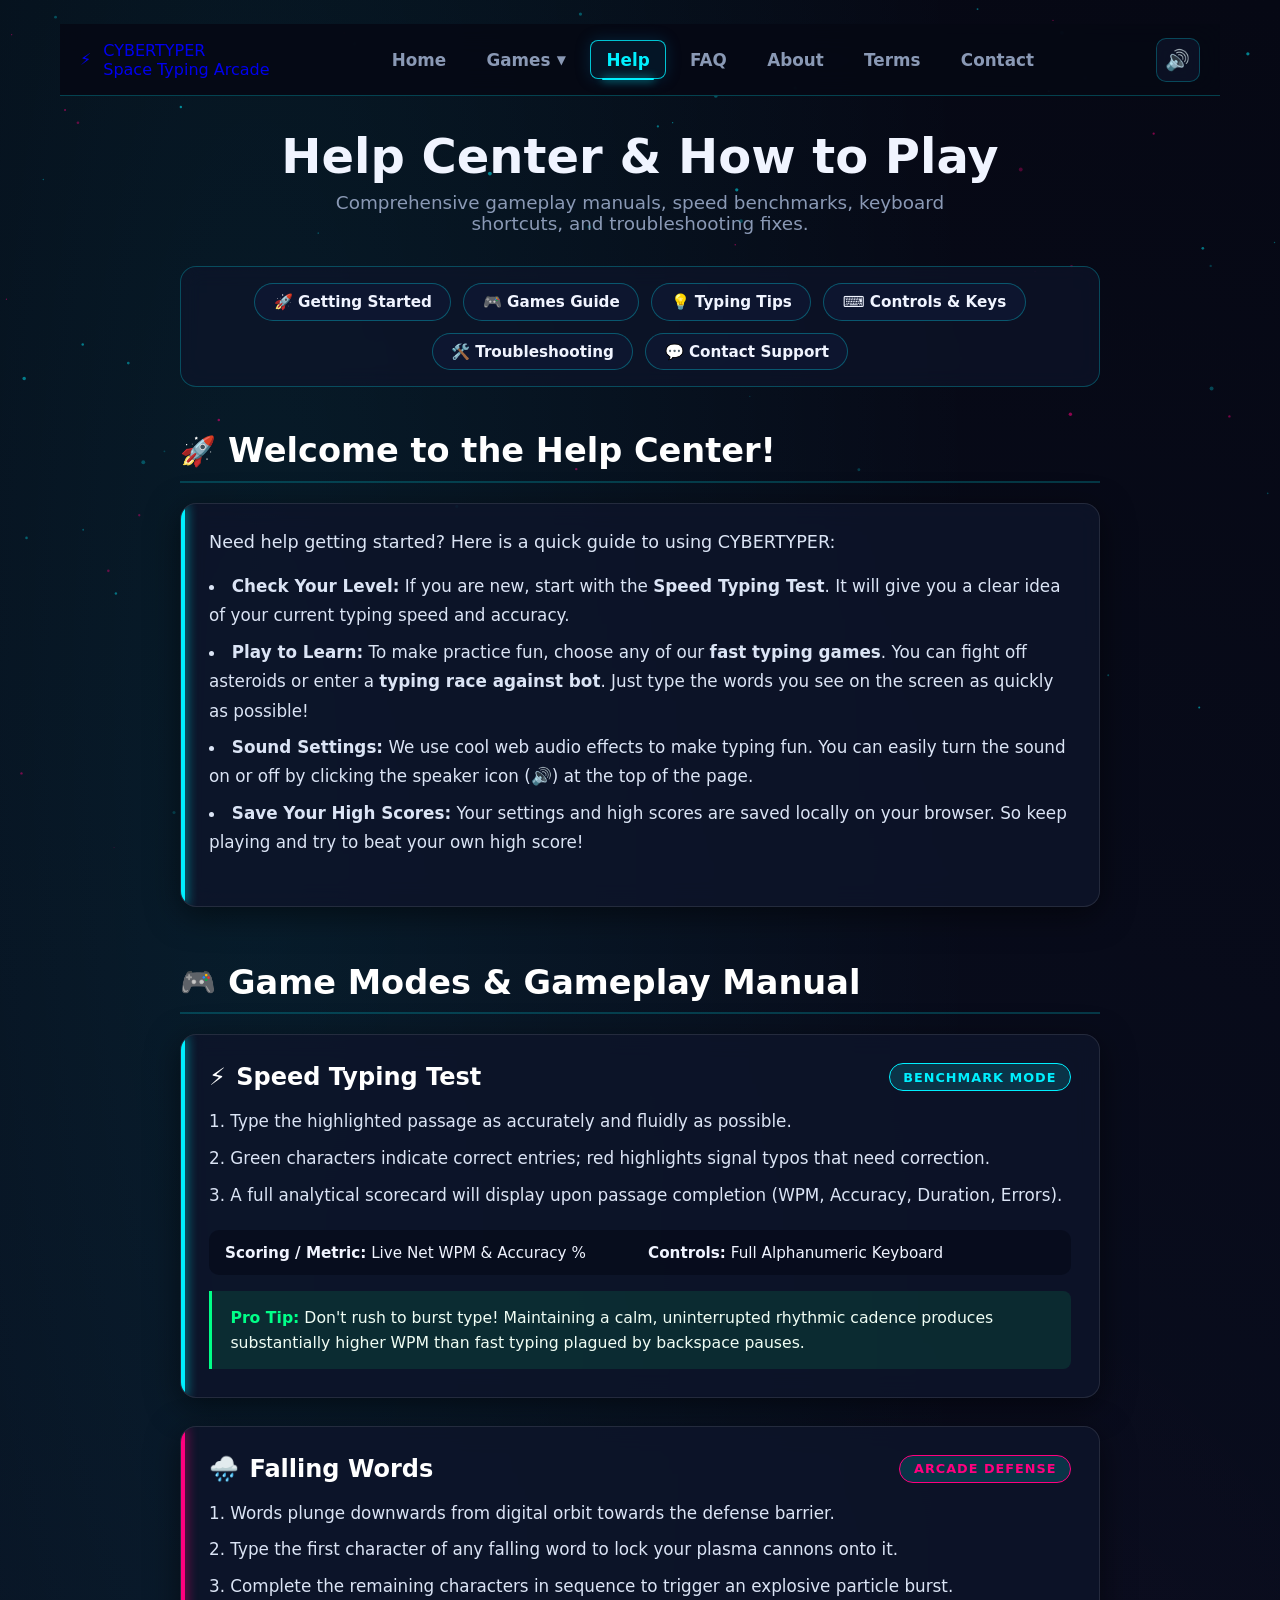
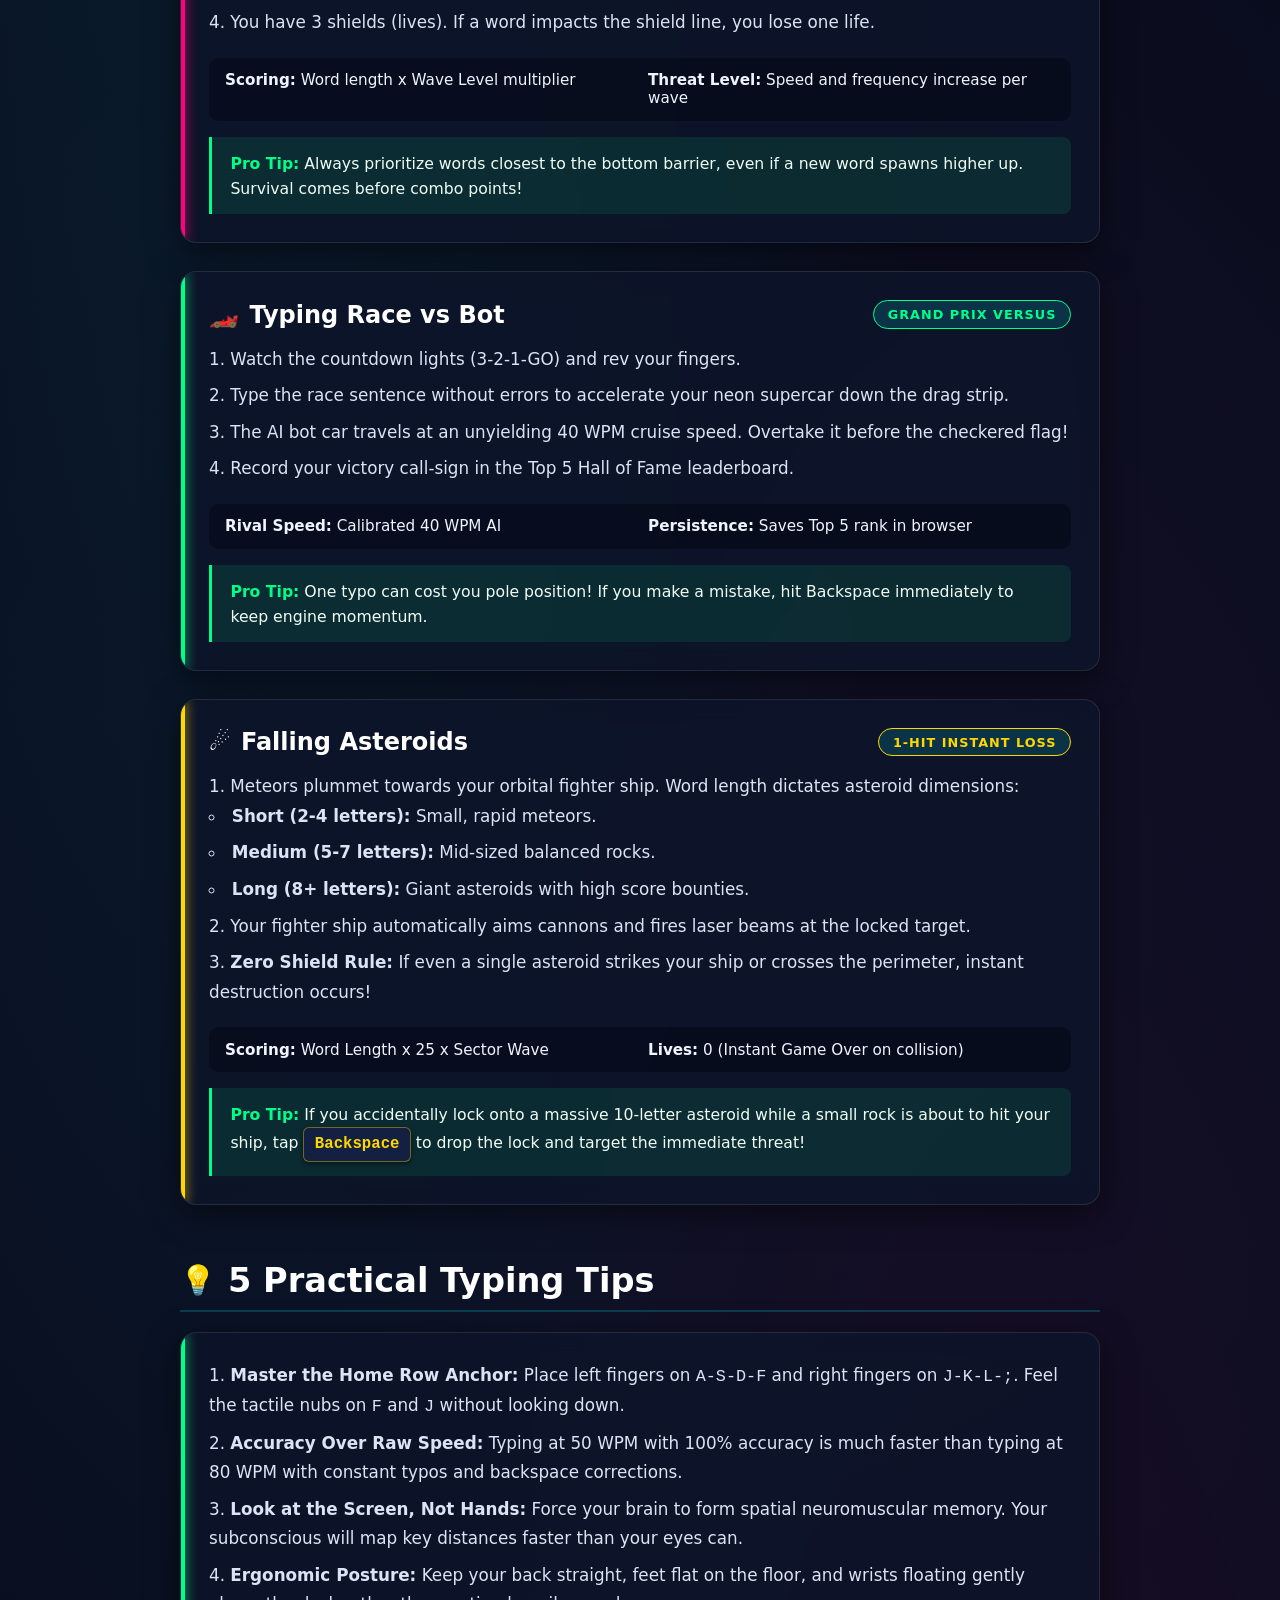
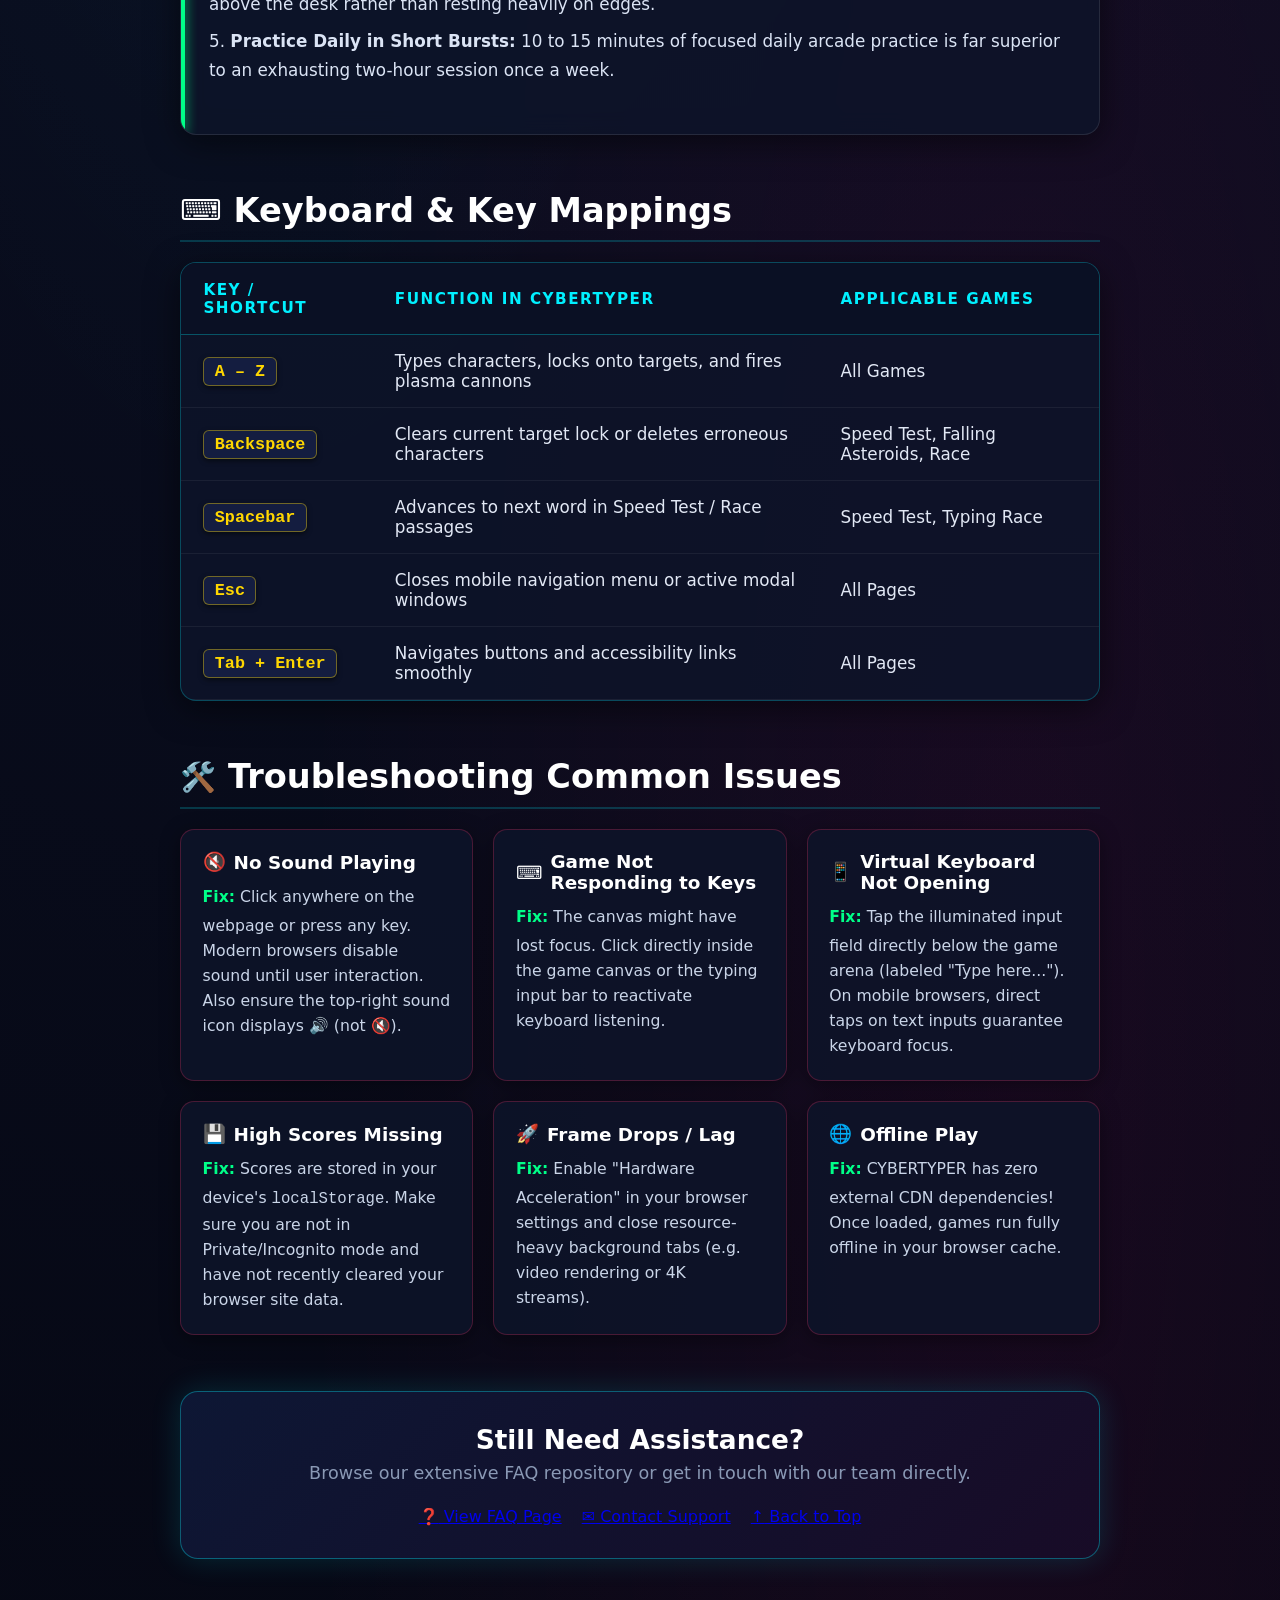
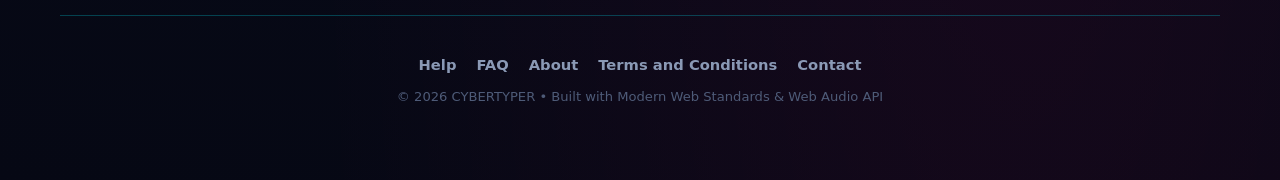
<file: pages/help.html>
<!DOCTYPE html>
<html lang="en">
<head>
  <meta charset="UTF-8">
  <meta name="viewport" content="width=device-width, initial-scale=1.0">
  <title>Help Center & How to Play // CYBERTYPER</title>
  <meta name="description" content="Help Center & How to Play guide for CYBERTYPER - Master each game mode, typing tips, keyboard shortcuts, and troubleshooting.">
  <link rel="stylesheet" href="../css/style.css">
  <style>
    .help-container {
      max-width: 920px;
      margin: 0 auto 3.5rem;
      position: relative;
      z-index: 1;
    }

    .help-hero {
      text-align: center;
      margin-bottom: 2rem;
    }

    .help-hero h1 {
      font-size: clamp(2.2rem, 4.5vw, 3rem);
      font-weight: 900;
      margin-bottom: 0.5rem;
    }

    .help-hero p {
      font-size: 1.15rem;
      color: var(--text-muted);
      max-width: 620px;
      margin: 0 auto;
    }

    /* Quick Navigation Pills */
    .quick-nav-bar {
      display: flex;
      flex-wrap: wrap;
      justify-content: center;
      gap: 0.75rem;
      margin-bottom: 2.75rem;
      padding: 1rem;
      background: rgba(14, 20, 42, 0.7);
      border: 1px solid rgba(0, 240, 255, 0.25);
      border-radius: 16px;
      backdrop-filter: blur(10px);
    }

    .quick-nav-pill {
      color: var(--text-main);
      text-decoration: none;
      font-size: 0.95rem;
      font-weight: 700;
      padding: 0.55rem 1.15rem;
      border-radius: 30px;
      background: rgba(16, 24, 52, 0.8);
      border: 1px solid rgba(0, 240, 255, 0.3);
      transition: var(--transition-smooth);
    }

    .quick-nav-pill:hover {
      background: var(--cyan-glow);
      color: #060814;
      box-shadow: 0 0 15px rgba(0, 240, 255, 0.4);
      transform: translateY(-2px);
    }

    /* Section Styles */
    .help-section {
      margin-bottom: 3.5rem;
      scroll-margin-top: 100px;
    }

    .section-title {
      font-size: clamp(1.6rem, 3vw, 2.1rem);
      font-weight: 900;
      margin-bottom: 1.25rem;
      color: #ffffff;
      display: flex;
      align-items: center;
      gap: 0.75rem;
      border-bottom: 2px solid rgba(0, 240, 255, 0.2);
      padding-bottom: 0.65rem;
    }

    .section-title span.glow-icon {
      font-size: 1.8rem;
    }

    /* Cards Grid */
    .games-guide-grid {
      display: grid;
      grid-template-columns: 1fr;
      gap: 1.75rem;
    }

    .guide-card {
      background: rgba(14, 20, 42, 0.85);
      border: 1px solid rgba(255, 255, 255, 0.1);
      border-radius: 16px;
      padding: 1.75rem;
      backdrop-filter: blur(12px);
      box-shadow: 0 8px 32px rgba(0, 0, 0, 0.5);
      position: relative;
      overflow: hidden;
    }

    .guide-card::before {
      content: '';
      position: absolute;
      top: 0;
      left: 0;
      width: 4px;
      height: 100%;
      background: var(--guide-color, var(--cyan-glow));
      box-shadow: 0 0 12px var(--guide-color, var(--cyan-glow));
    }

    .guide-card.card-speed { --guide-color: var(--cyan-glow); }
    .guide-card.card-words { --guide-color: var(--magenta-glow); }
    .guide-card.card-race { --guide-color: var(--emerald-glow); }
    .guide-card.card-asteroids { --guide-color: var(--gold-glow); }

    .guide-header {
      display: flex;
      align-items: center;
      justify-content: space-between;
      margin-bottom: 1rem;
      flex-wrap: wrap;
      gap: 0.5rem;
    }

    .guide-title {
      font-size: 1.5rem;
      font-weight: 800;
      color: #ffffff;
      display: flex;
      align-items: center;
      gap: 0.65rem;
    }

    .guide-badge {
      padding: 0.35rem 0.85rem;
      border-radius: 20px;
      font-size: 0.8rem;
      font-weight: 800;
      letter-spacing: 1px;
      text-transform: uppercase;
      background: rgba(0, 240, 255, 0.15);
      border: 1px solid var(--guide-color, var(--cyan-glow));
      color: var(--guide-color, var(--cyan-glow));
    }

    .guide-steps {
      list-style-position: inside;
      margin-bottom: 1.25rem;
      color: #dbe4f5;
      font-size: 1.05rem;
      line-height: 1.75;
    }

    .guide-steps li {
      margin-bottom: 0.45rem;
    }

    .guide-meta-row {
      display: grid;
      grid-template-columns: repeat(auto-fit, minmax(200px, 1fr));
      gap: 1rem;
      padding: 0.85rem 1rem;
      background: rgba(6, 10, 26, 0.7);
      border-radius: 10px;
      margin-bottom: 1rem;
      font-size: 0.95rem;
    }

    .guide-pro-tip {
      background: rgba(0, 255, 136, 0.1);
      border-left: 3px solid var(--emerald-glow);
      padding: 0.85rem 1.15rem;
      border-radius: 0 8px 8px 0;
      font-size: 0.98rem;
      color: #f0fdf4;
      line-height: 1.6;
    }

    .guide-pro-tip strong {
      color: var(--emerald-glow);
    }

    /* Clean Key Table */
    .key-table-wrapper {
      background: rgba(14, 20, 42, 0.85);
      border: 1px solid rgba(0, 240, 255, 0.25);
      border-radius: 16px;
      overflow: hidden;
      box-shadow: 0 8px 32px rgba(0, 0, 0, 0.5);
    }

    .key-table {
      width: 100%;
      border-collapse: collapse;
      text-align: left;
    }

    .key-table th {
      background: rgba(10, 16, 36, 0.95);
      padding: 1.1rem 1.4rem;
      color: var(--cyan-glow);
      font-size: 0.95rem;
      font-weight: 800;
      text-transform: uppercase;
      letter-spacing: 1.5px;
      border-bottom: 1px solid rgba(0, 240, 255, 0.3);
    }

    .key-table td {
      padding: 1rem 1.4rem;
      border-bottom: 1px solid rgba(255, 255, 255, 0.06);
      font-size: 1.05rem;
      color: #e2e8f5;
    }

    .key-badge {
      display: inline-block;
      padding: 0.25rem 0.65rem;
      background: rgba(22, 32, 68, 0.9);
      border: 1px solid rgba(255, 215, 0, 0.4);
      border-radius: 6px;
      font-family: var(--font-mono);
      font-weight: 700;
      color: var(--gold-glow);
      box-shadow: 0 2px 5px rgba(0, 0, 0, 0.5);
    }

    /* Troubleshooting Cards Grid */
    .troubleshoot-grid {
      display: grid;
      grid-template-columns: repeat(auto-fit, minmax(280px, 1fr));
      gap: 1.25rem;
    }

    .issue-card {
      background: rgba(14, 20, 42, 0.85);
      border: 1px solid rgba(255, 51, 102, 0.25);
      border-radius: 14px;
      padding: 1.35rem;
      box-shadow: 0 4px 20px rgba(0, 0, 0, 0.4);
    }

    .issue-card h4 {
      font-size: 1.15rem;
      color: #ffffff;
      margin-bottom: 0.65rem;
      display: flex;
      align-items: center;
      gap: 0.5rem;
    }

    .issue-card p {
      color: #cad5e8;
      font-size: 0.98rem;
      line-height: 1.6;
    }

    .issue-card .solution-tag {
      display: inline-block;
      color: var(--emerald-glow);
      font-weight: 700;
      margin-bottom: 0.25rem;
    }

    /* Still Need Help Box */
    .help-support-card {
      background: linear-gradient(135deg, rgba(14, 24, 54, 0.95), rgba(24, 12, 40, 0.95));
      border: 1px solid rgba(0, 240, 255, 0.35);
      border-radius: 18px;
      padding: 2rem;
      text-align: center;
      box-shadow: 0 0 30px rgba(0, 240, 255, 0.15);
    }

    .help-support-card h3 {
      font-size: 1.65rem;
      color: #ffffff;
      margin-bottom: 0.5rem;
    }

    .help-support-card p {
      font-size: 1.1rem;
      color: var(--text-muted);
      margin-bottom: 1.5rem;
    }

    .help-action-btns {
      display: flex;
      justify-content: center;
      gap: 1.25rem;
      flex-wrap: wrap;
    }

    html {
      scroll-behavior: smooth;
    }
  </style>
</head>
<body>
  <!-- Canvas Starfield -->
  <canvas id="starsCanvas" class="stars-bg"></canvas>

  <div class="container">
    <!-- Header -->
    <header class="site-header">
      <a href="../index.html" class="brand-wrapper">
        <div class="brand-icon">⚡</div>
        <div>
          <div class="brand-title">CYBERTYPER</div>
          <div class="brand-subtitle">Space Typing Arcade</div>
        </div>
      </a>

      <!-- Navigation Menu -->
      <nav id="cyberMainNav" class="cyber-nav" aria-label="Main Navigation">
        <div class="cyber-nav-item">
          <a href="../index.html" class="cyber-nav-link">Home</a>
        </div>
        <div class="cyber-nav-item cyber-dropdown" id="cyberGamesDropdown">
          <button class="cyber-nav-link" id="cyberGamesTrigger" aria-expanded="false" aria-haspopup="true">
            Games <span class="dropdown-arrow">▼</span>
          </button>
          <ul class="cyber-dropdown-menu" aria-label="Games Submenu">
            <li class="cyber-dropdown-item"><a href="../games/speed-test.html" class="cyber-dropdown-link">⚡ Speed Typing Test</a></li>
            <li class="cyber-dropdown-item"><a href="../games/falling-words.html" class="cyber-dropdown-link">🌧️ Falling Words</a></li>
            <li class="cyber-dropdown-item"><a href="../games/typing-race.html" class="cyber-dropdown-link">🏎️ Typing Race vs Bot</a></li>
            <li class="cyber-dropdown-item"><a href="../games/asteroid-game.html" class="cyber-dropdown-link">☄️ Falling Asteroids</a></li>
          </ul>
        </div>
        <div class="cyber-nav-item">
          <a href="help.html" class="cyber-nav-link active" aria-current="page">Help</a>
        </div>
        <div class="cyber-nav-item">
          <a href="faq.html" class="cyber-nav-link">FAQ</a>
        </div>
        <div class="cyber-nav-item">
          <a href="about.html" class="cyber-nav-link">About</a>
        </div>
        <div class="cyber-nav-item">
          <a href="terms.html" class="cyber-nav-link">Terms</a>
        </div>
        <div class="cyber-nav-item">
          <a href="contact.html" class="cyber-nav-link">Contact</a>
        </div>
      </nav>

      <!-- Actions: Sound + Hamburger -->
      <div class="header-actions">
        <button id="soundToggle" class="sound-toggle-btn" aria-label="Toggle Sound" title="Sound Mute/Unmute">
          <span id="soundIcon">🔊</span>
        </button>
        <button id="cyberNavToggle" class="cyber-hamburger" aria-label="Toggle Menu" aria-expanded="false" aria-controls="cyberMainNav">
          <span></span>
          <span></span>
          <span></span>
        </button>
      </div>
    </header>

    <!-- Main Content -->
    <main class="help-container" id="top">
      <div class="help-hero">
        <h1>Help Center & <span class="glow-cyan">How to Play</span></h1>
        <p>Comprehensive gameplay manuals, speed benchmarks, keyboard shortcuts, and troubleshooting fixes.</p>
      </div>

      <!-- Quick Navigation Pills -->
      <nav class="quick-nav-bar" aria-label="Help Quick Links">
        <a href="#getting-started" class="quick-nav-pill">🚀 Getting Started</a>
        <a href="#games-guide" class="quick-nav-pill">🎮 Games Guide</a>
        <a href="#typing-tips" class="quick-nav-pill">💡 Typing Tips</a>
        <a href="#controls" class="quick-nav-pill">⌨️ Controls & Keys</a>
        <a href="#troubleshooting" class="quick-nav-pill">🛠️ Troubleshooting</a>
        <a href="#still-need-help" class="quick-nav-pill">💬 Contact Support</a>
      </nav>

      <!-- Section 1: Getting Started (UPDATED) -->
      <section class="help-section" id="getting-started">
        <h2 class="section-title"><span class="glow-icon">🚀</span> Welcome to the Help Center!</h2>
        <div class="guide-card" style="--guide-color: var(--cyan-glow);">
          <p style="color: #dbe4f5; font-size: 1.1rem; margin-bottom: 1.25rem;">Need help getting started? Here is a quick guide to using CYBERTYPER:</p>
          <ul class="guide-steps" style="list-style-type: disc;">
            <li><strong>Check Your Level:</strong> If you are new, start with the <strong>Speed Typing Test</strong>. It will give you a clear idea of your current typing speed and accuracy.</li>
            <li><strong>Play to Learn:</strong> To make practice fun, choose any of our <strong>fast typing games</strong>. You can fight off asteroids or enter a <strong>typing race against bot</strong>. Just type the words you see on the screen as quickly as possible!</li>
            <li><strong>Sound Settings:</strong> We use cool web audio effects to make typing fun. You can easily turn the sound on or off by clicking the speaker icon (🔊) at the top of the page.</li>
            <li><strong>Save Your High Scores:</strong> Your settings and high scores are saved locally on your browser. So keep playing and try to beat your own high score!</li>
          </ul>
        </div>
      </section>

      <!-- Section 2: How to Play each Game -->
      <section class="help-section" id="games-guide">
        <h2 class="section-title"><span class="glow-icon">🎮</span> Game Modes & Gameplay Manual</h2>
        <div class="games-guide-grid">
          <!-- Game 1: Speed Typing Test -->
          <div class="guide-card card-speed">
            <div class="guide-header">
              <h3 class="guide-title"><span>⚡</span> Speed Typing Test</h3>
              <span class="guide-badge">Benchmark Mode</span>
            </div>
            <ol class="guide-steps">
              <li>Type the highlighted passage as accurately and fluidly as possible.</li>
              <li>Green characters indicate correct entries; red highlights signal typos that need correction.</li>
              <li>A full analytical scorecard will display upon passage completion (WPM, Accuracy, Duration, Errors).</li>
            </ol>
            <div class="guide-meta-row">
              <div><strong>Scoring / Metric:</strong> Live Net WPM & Accuracy %</div>
              <div><strong>Controls:</strong> Full Alphanumeric Keyboard</div>
            </div>
            <div class="guide-pro-tip">
              <strong>Pro Tip:</strong> Don't rush to burst type! Maintaining a calm, uninterrupted rhythmic cadence produces substantially higher WPM than fast typing plagued by backspace pauses.
            </div>
          </div>

          <!-- Game 2: Falling Words -->
          <div class="guide-card card-words">
            <div class="guide-header">
              <h3 class="guide-title"><span>🌧️</span> Falling Words</h3>
              <span class="guide-badge">Arcade Defense</span>
            </div>
            <ol class="guide-steps">
              <li>Words plunge downwards from digital orbit towards the defense barrier.</li>
              <li>Type the first character of any falling word to lock your plasma cannons onto it.</li>
              <li>Complete the remaining characters in sequence to trigger an explosive particle burst.</li>
              <li>You have 3 shields (lives). If a word impacts the shield line, you lose one life.</li>
            </ol>
            <div class="guide-meta-row">
              <div><strong>Scoring:</strong> Word length x Wave Level multiplier</div>
              <div><strong>Threat Level:</strong> Speed and frequency increase per wave</div>
            </div>
            <div class="guide-pro-tip">
              <strong>Pro Tip:</strong> Always prioritize words closest to the bottom barrier, even if a new word spawns higher up. Survival comes before combo points!
            </div>
          </div>

          <!-- Game 3: Typing Race vs Bot -->
          <div class="guide-card card-race">
            <div class="guide-header">
              <h3 class="guide-title"><span>🏎️</span> Typing Race vs Bot</h3>
              <span class="guide-badge">Grand Prix Versus</span>
            </div>
            <ol class="guide-steps">
              <li>Watch the countdown lights (3-2-1-GO) and rev your fingers.</li>
              <li>Type the race sentence without errors to accelerate your neon supercar down the drag strip.</li>
              <li>The AI bot car travels at an unyielding 40 WPM cruise speed. Overtake it before the checkered flag!</li>
              <li>Record your victory call-sign in the Top 5 Hall of Fame leaderboard.</li>
            </ol>
            <div class="guide-meta-row">
              <div><strong>Rival Speed:</strong> Calibrated 40 WPM AI</div>
              <div><strong>Persistence:</strong> Saves Top 5 rank in browser</div>
            </div>
            <div class="guide-pro-tip">
              <strong>Pro Tip:</strong> One typo can cost you pole position! If you make a mistake, hit Backspace immediately to keep engine momentum.
            </div>
          </div>

          <!-- Game 4: Falling Asteroids -->
          <div class="guide-card card-asteroids">
            <div class="guide-header">
              <h3 class="guide-title"><span>☄️</span> Falling Asteroids</h3>
              <span class="guide-badge">1-Hit Instant Loss</span>
            </div>
            <ol class="guide-steps">
              <li>Meteors plummet towards your orbital fighter ship. Word length dictates asteroid dimensions:
                <ul>
                  <li><strong>Short (2-4 letters):</strong> Small, rapid meteors.</li>
                  <li><strong>Medium (5-7 letters):</strong> Mid-sized balanced rocks.</li>
                  <li><strong>Long (8+ letters):</strong> Giant asteroids with high score bounties.</li>
                </ul>
              </li>
              <li>Your fighter ship automatically aims cannons and fires laser beams at the locked target.</li>
              <li><strong>Zero Shield Rule:</strong> If even a single asteroid strikes your ship or crosses the perimeter, instant destruction occurs!</li>
            </ol>
            <div class="guide-meta-row">
              <div><strong>Scoring:</strong> Word Length x 25 x Sector Wave</div>
              <div><strong>Lives:</strong> 0 (Instant Game Over on collision)</div>
            </div>
            <div class="guide-pro-tip">
              <strong>Pro Tip:</strong> If you accidentally lock onto a massive 10-letter asteroid while a small rock is about to hit your ship, tap <span class="key-badge">Backspace</span> to drop the lock and target the immediate threat!
            </div>
          </div>
        </div>
      </section>

      <!-- Section 3: Typing Tips -->
      <section class="help-section" id="typing-tips">
        <h2 class="section-title"><span class="glow-icon">💡</span> 5 Practical Typing Tips</h2>
        <div class="guide-card" style="--guide-color: var(--emerald-glow);">
          <ol class="guide-steps">
            <li><strong>Master the Home Row Anchor:</strong> Place left fingers on <code>A-S-D-F</code> and right fingers on <code>J-K-L-;</code>. Feel the tactile nubs on <code>F</code> and <code>J</code> without looking down.</li>
            <li><strong>Accuracy Over Raw Speed:</strong> Typing at 50 WPM with 100% accuracy is much faster than typing at 80 WPM with constant typos and backspace corrections.</li>
            <li><strong>Look at the Screen, Not Hands:</strong> Force your brain to form spatial neuromuscular memory. Your subconscious will map key distances faster than your eyes can.</li>
            <li><strong>Ergonomic Posture:</strong> Keep your back straight, feet flat on the floor, and wrists floating gently above the desk rather than resting heavily on edges.</li>
            <li><strong>Practice Daily in Short Bursts:</strong> 10 to 15 minutes of focused daily arcade practice is far superior to an exhausting two-hour session once a week.</li>
          </ol>
        </div>
      </section>

      <!-- Section 4: Keyboard and Controls -->
      <section class="help-section" id="controls">
        <h2 class="section-title"><span class="glow-icon">⌨️</span> Keyboard & Key Mappings</h2>
        <div class="key-table-wrapper">
          <table class="key-table">
            <thead>
              <tr>
                <th>Key / Shortcut</th>
                <th>Function in CYBERTYPER</th>
                <th>Applicable Games</th>
              </tr>
            </thead>
            <tbody>
              <tr>
                <td><span class="key-badge">A – Z</span></td>
                <td>Types characters, locks onto targets, and fires plasma cannons</td>
                <td>All Games</td>
              </tr>
              <tr>
                <td><span class="key-badge">Backspace</span></td>
                <td>Clears current target lock or deletes erroneous characters</td>
                <td>Speed Test, Falling Asteroids, Race</td>
              </tr>
              <tr>
                <td><span class="key-badge">Spacebar</span></td>
                <td>Advances to next word in Speed Test / Race passages</td>
                <td>Speed Test, Typing Race</td>
              </tr>
              <tr>
                <td><span class="key-badge">Esc</span></td>
                <td>Closes mobile navigation menu or active modal windows</td>
                <td>All Pages</td>
              </tr>
              <tr>
                <td><span class="key-badge">Tab + Enter</span></td>
                <td>Navigates buttons and accessibility links smoothly</td>
                <td>All Pages</td>
              </tr>
            </tbody>
          </table>
        </div>
      </section>

      <!-- Section 5: Troubleshooting -->
      <section class="help-section" id="troubleshooting">
        <h2 class="section-title"><span class="glow-icon">🛠️</span> Troubleshooting Common Issues</h2>
        <div class="troubleshoot-grid">
          <div class="issue-card">
            <h4><span>🔇</span> No Sound Playing</h4>
            <p>
              <span class="solution-tag">Fix:</span> Click anywhere on the webpage or press any key. Modern browsers disable sound until user interaction. Also ensure the top-right sound icon displays 🔊 (not 🔇).
            </p>
          </div>

          <div class="issue-card">
            <h4><span>⌨️</span> Game Not Responding to Keys</h4>
            <p>
              <span class="solution-tag">Fix:</span> The canvas might have lost focus. Click directly inside the game canvas or the typing input bar to reactivate keyboard listening.
            </p>
          </div>

          <div class="issue-card">
            <h4><span>📱</span> Virtual Keyboard Not Opening</h4>
            <p>
              <span class="solution-tag">Fix:</span> Tap the illuminated input field directly below the game arena (labeled "Type here..."). On mobile browsers, direct taps on text inputs guarantee keyboard focus.
            </p>
          </div>

          <div class="issue-card">
            <h4><span>💾</span> High Scores Missing</h4>
            <p>
              <span class="solution-tag">Fix:</span> Scores are stored in your device's <code>localStorage</code>. Make sure you are not in Private/Incognito mode and have not recently cleared your browser site data.
            </p>
          </div>

          <div class="issue-card">
            <h4><span>🚀</span> Frame Drops / Lag</h4>
            <p>
              <span class="solution-tag">Fix:</span> Enable "Hardware Acceleration" in your browser settings and close resource-heavy background tabs (e.g. video rendering or 4K streams).
            </p>
          </div>

          <div class="issue-card">
            <h4><span>🌐</span> Offline Play</h4>
            <p>
              <span class="solution-tag">Fix:</span> CYBERTYPER has zero external CDN dependencies! Once loaded, games run fully offline in your browser cache.
            </p>
          </div>
        </div>
      </section>

      <!-- Section 6: Still Need Help? -->
      <section class="help-support-card" id="still-need-help">
        <h3>Still Need Assistance?</h3>
        <p>Browse our extensive FAQ repository or get in touch with our team directly.</p>
        <div class="help-action-btns">
          <a href="faq.html" class="btn-neon">
            <span>❓</span> View FAQ Page
          </a>
          <a href="contact.html" class="btn-neon btn-magenta">
            <span>✉️</span> Contact Support
          </a>
          <a href="#top" class="btn-neon">
            <span>↑</span> Back to Top
          </a>
        </div>
      </section>
    </main>

    <!-- Footer -->
    <footer class="site-footer">
      <ul class="footer-nav">
        <li><a href="help.html">Help</a></li>
        <li><a href="faq.html">FAQ</a></li>
        <li><a href="about.html">About</a></li>
        <li><a href="terms.html">Terms and Conditions</a></li>
        <li><a href="contact.html">Contact</a></li>
      </ul>
      <div class="footer-copy">© 2026 CYBERTYPER • Built with Modern Web Standards & Web Audio API</div>
    </footer>
  </div>

  <script src="../js/nav.js"></script>
  <script>
    // Shared Sound Controller & Starfield
    window.audioCtx = null;
    window.isMuted = localStorage.getItem('typing_site_sound_muted') === 'true';

    const soundToggle = document.getElementById('soundToggle');
    const soundIcon = document.getElementById('soundIcon');

    function updateSoundUI() {
      if (window.isMuted) {
        soundIcon.textContent = '🔇';
        soundToggle.classList.add('muted');
      } else {
        soundIcon.textContent = '🔊';
        soundToggle.classList.remove('muted');
      }
    }
    updateSoundUI();

    soundToggle.addEventListener('click', (e) => {
      e.stopPropagation();
      window.isMuted = !window.isMuted;
      localStorage.setItem('typing_site_sound_muted', window.isMuted);
      updateSoundUI();
    });

    // Starfield Canvas
    const canvas = document.getElementById('starsCanvas');
    const ctx = canvas.getContext('2d');
    let stars = [];
    const STAR_COUNT = 85;

    function resizeCanvas() {
      canvas.width = window.innerWidth;
      canvas.height = window.innerHeight;
      stars = [];
      for (let i = 0; i < STAR_COUNT; i++) {
        stars.push({
          x: Math.random() * canvas.width,
          y: Math.random() * canvas.height,
          radius: Math.random() * 1.5 + 0.5,
          speed: Math.random() * 0.35 + 0.1,
          color: Math.random() > 0.4 ? '#00f0ff' : '#ff007f',
          alpha: Math.random() * 0.7 + 0.3,
          flicker: Math.random() * 0.02 + 0.01
        });
      }
    }

    function animateStars() {
      ctx.clearRect(0, 0, canvas.width, canvas.height);
      for (let s of stars) {
        s.y += s.speed;
        if (s.y > canvas.height) {
          s.y = 0;
          s.x = Math.random() * canvas.width;
        }
        s.alpha += Math.sin(Date.now() * 0.003 + s.x) * s.flicker;
        const clampedAlpha = Math.max(0.15, Math.min(0.9, s.alpha));
        ctx.beginPath();
        ctx.arc(s.x, s.y, s.radius, 0, Math.PI * 2);
        ctx.fillStyle = s.color;
        ctx.globalAlpha = clampedAlpha;
        ctx.fill();
        ctx.globalAlpha = 1.0;
      }
      requestAnimationFrame(animateStars);
    }

    window.addEventListener('resize', resizeCanvas);
    resizeCanvas();
    animateStars();
  </script>
</body>
</html>
</file>
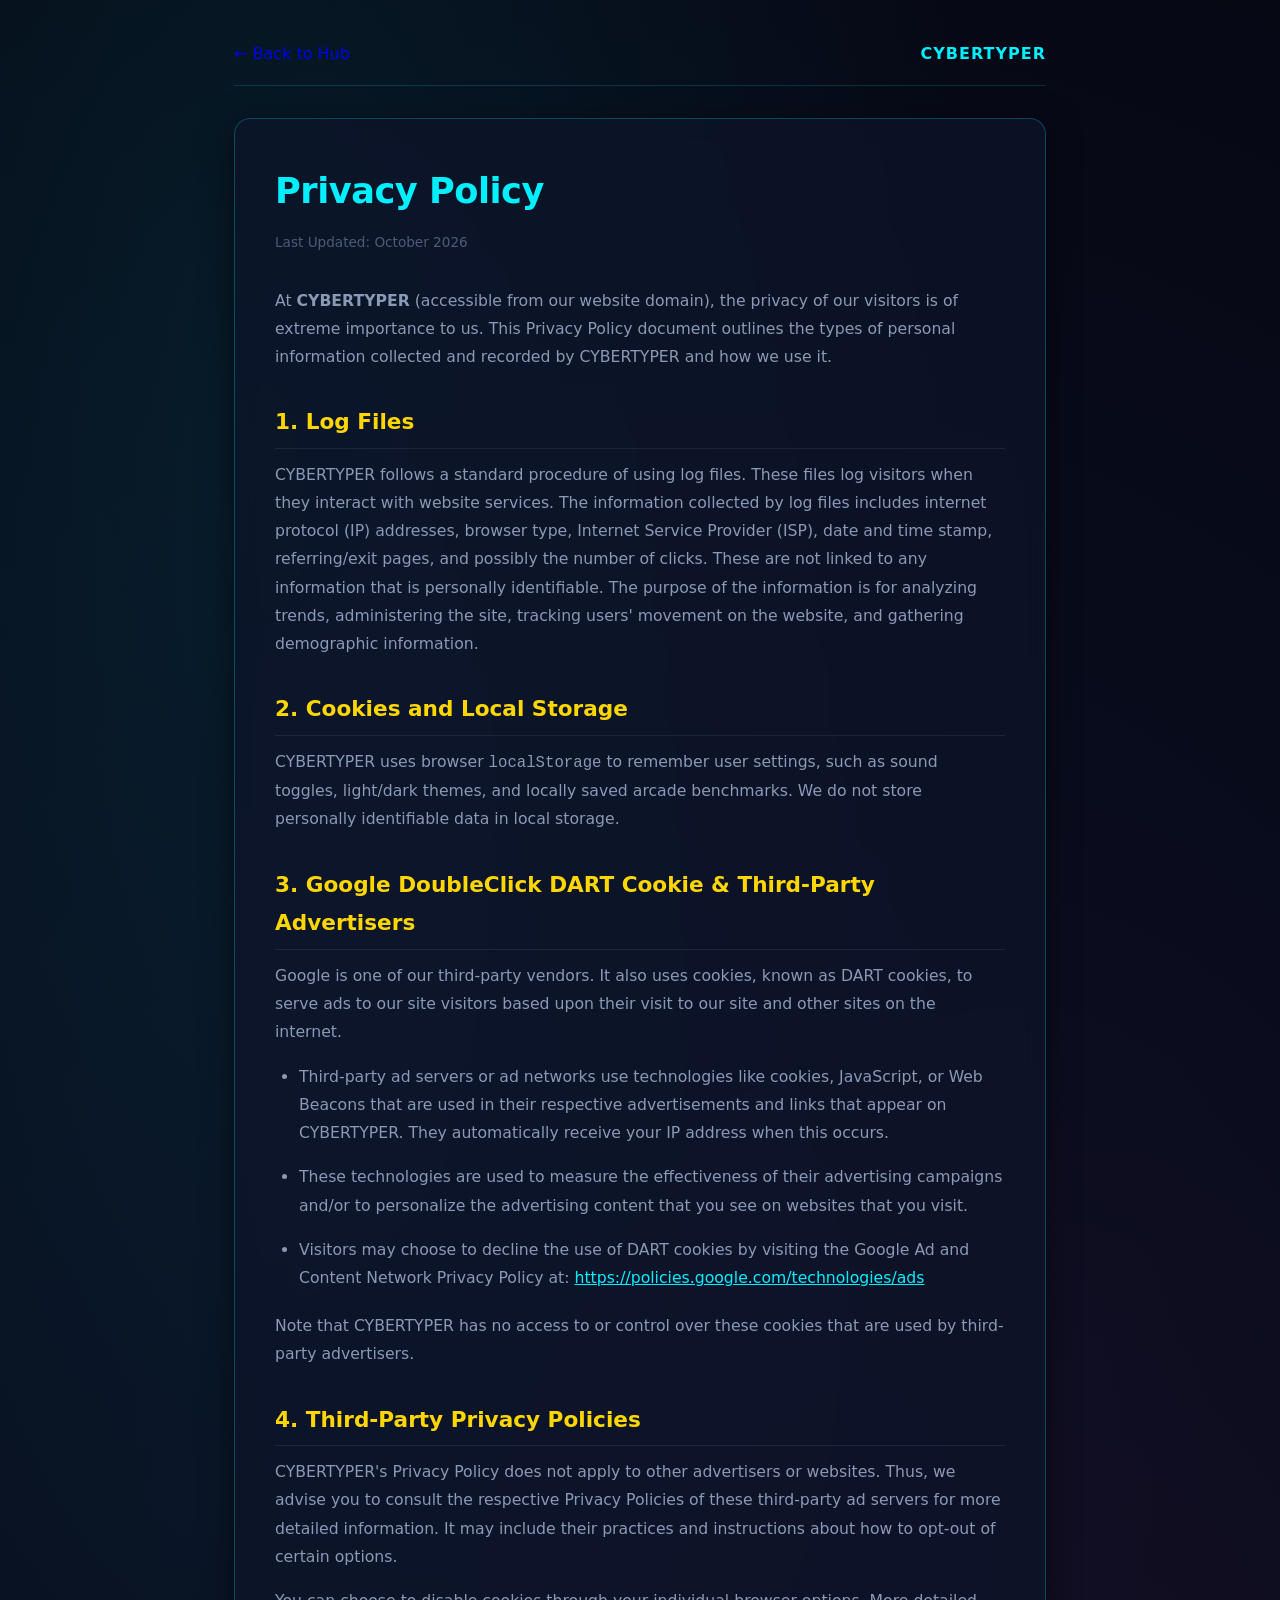
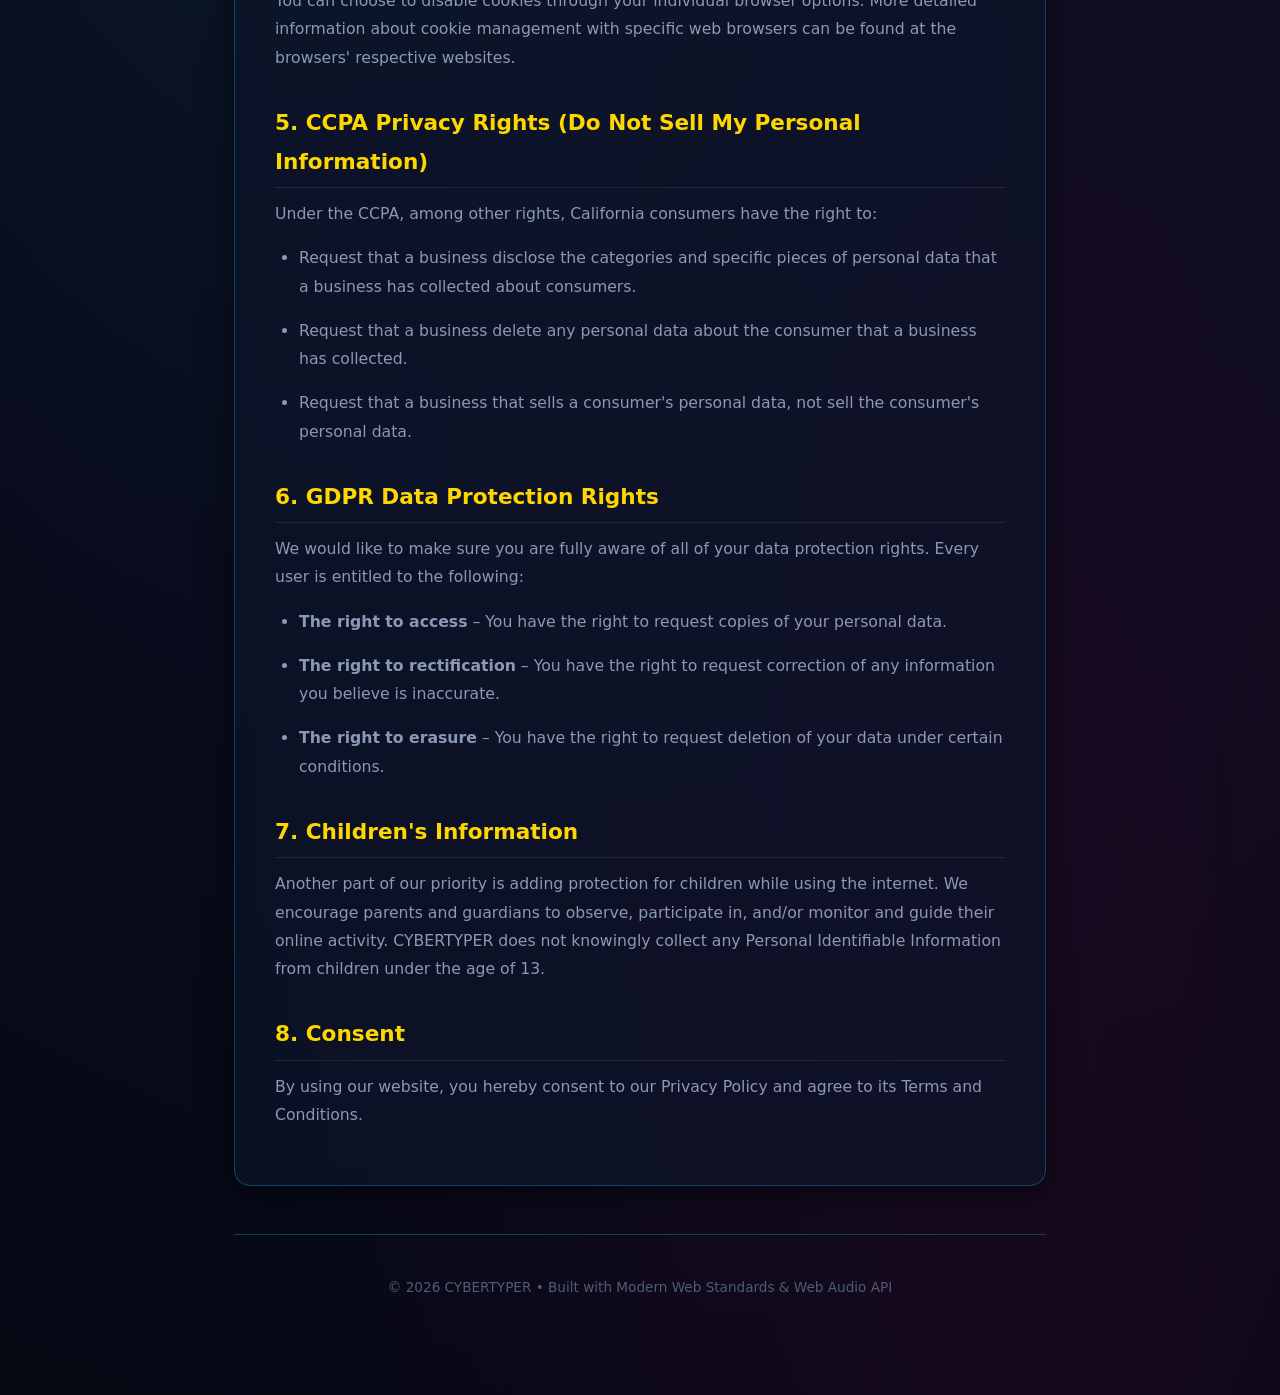
<file: pages/privacy.html>
<!DOCTYPE html>
<html lang="en">
<head>
  <meta charset="UTF-8">
  <meta name="viewport" content="width=device-width, initial-scale=1.0">
  <title>Privacy Policy // CYBERTYPER</title>
  <meta name="description" content="Privacy Policy for CYBERTYPER. Learn how we handle cookies, log files, and user data in compliance with Google AdSense and web standards.">
  <link rel="icon" type="image/svg+xml" href="data:image/svg+xml,<svg xmlns='http://www.w3.org/2000/svg' viewBox='0 0 100 100'><text y='.9em' font-size='90'>⚡</text></svg>">
  <link rel="stylesheet" href="../css/style.css">
  <style>
    .policy-container {
      max-width: 860px;
      margin: 0 auto;
      padding: 2.5rem 1.5rem 4rem;
      color: var(--text-main);
      line-height: 1.8;
    }
    .policy-card {
      background: var(--bg-card);
      border: 1px solid var(--border-neon);
      border-radius: 16px;
      padding: 2.5rem;
      backdrop-filter: blur(12px);
      box-shadow: var(--shadow-box);
    }
    .policy-card h1 {
      font-size: 2.2rem;
      font-weight: 900;
      color: var(--cyan-glow);
      margin-bottom: 0.5rem;
      letter-spacing: -0.5px;
    }
    .policy-card .updated-date {
      color: var(--text-dim);
      font-size: 0.85rem;
      margin-bottom: 2rem;
      display: block;
    }
    .policy-card h2 {
      font-size: 1.35rem;
      font-weight: 700;
      color: var(--gold-glow);
      margin-top: 2rem;
      margin-bottom: 0.75rem;
      border-bottom: 1px solid rgba(255, 255, 255, 0.08);
      padding-bottom: 0.35rem;
    }
    .policy-card p, .policy-card li {
      color: var(--text-muted);
      font-size: 0.98rem;
      margin-bottom: 1rem;
    }
    .policy-card ul {
      padding-left: 1.5rem;
      margin-bottom: 1.25rem;
    }
    .policy-card a {
      color: var(--cyan-glow);
      text-decoration: underline;
    }
  </style>
</head>
<body>
  <div class="policy-container">
    <header class="game-header" style="border-bottom: 1px solid rgba(0, 240, 255, 0.15); margin-bottom: 2rem; display: flex; justify-content: space-between; align-items: center; padding-bottom: 1rem;">
      <a href="../index.html" class="btn-neon" style="text-decoration: none;">← Back to Hub</a>
      <div style="font-weight: 800; color: var(--cyan-glow); letter-spacing: 1px;">CYBERTYPER</div>
    </header>

    <main class="policy-card">
      <h1>Privacy Policy</h1>
      <span class="updated-date">Last Updated: October 2026</span>

      <p>
        At <strong>CYBERTYPER</strong> (accessible from our website domain), the privacy of our visitors is of extreme importance to us. This Privacy Policy document outlines the types of personal information collected and recorded by CYBERTYPER and how we use it.
      </p>

      <h2>1. Log Files</h2>
      <p>
        CYBERTYPER follows a standard procedure of using log files. These files log visitors when they interact with website services. The information collected by log files includes internet protocol (IP) addresses, browser type, Internet Service Provider (ISP), date and time stamp, referring/exit pages, and possibly the number of clicks. These are not linked to any information that is personally identifiable. The purpose of the information is for analyzing trends, administering the site, tracking users' movement on the website, and gathering demographic information.
      </p>

      <h2>2. Cookies and Local Storage</h2>
      <p>
        CYBERTYPER uses browser <code>localStorage</code> to remember user settings, such as sound toggles, light/dark themes, and locally saved arcade benchmarks. We do not store personally identifiable data in local storage.
      </p>

      <h2>3. Google DoubleClick DART Cookie & Third-Party Advertisers</h2>
      <p>
        Google is one of our third-party vendors. It also uses cookies, known as DART cookies, to serve ads to our site visitors based upon their visit to our site and other sites on the internet.
      </p>
      <ul>
        <li>Third-party ad servers or ad networks use technologies like cookies, JavaScript, or Web Beacons that are used in their respective advertisements and links that appear on CYBERTYPER. They automatically receive your IP address when this occurs.</li>
        <li>These technologies are used to measure the effectiveness of their advertising campaigns and/or to personalize the advertising content that you see on websites that you visit.</li>
        <li>Visitors may choose to decline the use of DART cookies by visiting the Google Ad and Content Network Privacy Policy at: <a href="https://policies.google.com/technologies/ads" target="_blank" rel="noopener noreferrer">https://policies.google.com/technologies/ads</a></li>
      </ul>
      <p>
        Note that CYBERTYPER has no access to or control over these cookies that are used by third-party advertisers.
      </p>

      <h2>4. Third-Party Privacy Policies</h2>
      <p>
        CYBERTYPER's Privacy Policy does not apply to other advertisers or websites. Thus, we advise you to consult the respective Privacy Policies of these third-party ad servers for more detailed information. It may include their practices and instructions about how to opt-out of certain options.
      </p>
      <p>
        You can choose to disable cookies through your individual browser options. More detailed information about cookie management with specific web browsers can be found at the browsers' respective websites.
      </p>

      <h2>5. CCPA Privacy Rights (Do Not Sell My Personal Information)</h2>
      <p>Under the CCPA, among other rights, California consumers have the right to:</p>
      <ul>
        <li>Request that a business disclose the categories and specific pieces of personal data that a business has collected about consumers.</li>
        <li>Request that a business delete any personal data about the consumer that a business has collected.</li>
        <li>Request that a business that sells a consumer's personal data, not sell the consumer's personal data.</li>
      </ul>

      <h2>6. GDPR Data Protection Rights</h2>
      <p>We would like to make sure you are fully aware of all of your data protection rights. Every user is entitled to the following:</p>
      <ul>
        <li><strong>The right to access</strong> – You have the right to request copies of your personal data.</li>
        <li><strong>The right to rectification</strong> – You have the right to request correction of any information you believe is inaccurate.</li>
        <li><strong>The right to erasure</strong> – You have the right to request deletion of your data under certain conditions.</li>
      </ul>

      <h2>7. Children's Information</h2>
      <p>
        Another part of our priority is adding protection for children while using the internet. We encourage parents and guardians to observe, participate in, and/or monitor and guide their online activity. CYBERTYPER does not knowingly collect any Personal Identifiable Information from children under the age of 13.
      </p>

      <h2>8. Consent</h2>
      <p>
        By using our website, you hereby consent to our Privacy Policy and agree to its Terms and Conditions.
      </p>
    </main>

    <footer class="site-footer" style="text-align: center; margin-top: 3rem; color: var(--text-dim); font-size: 0.85rem;">
      <div>© 2026 CYBERTYPER • Built with Modern Web Standards & Web Audio API</div>
    </footer>
  </div>
</body>
</html>
</file>
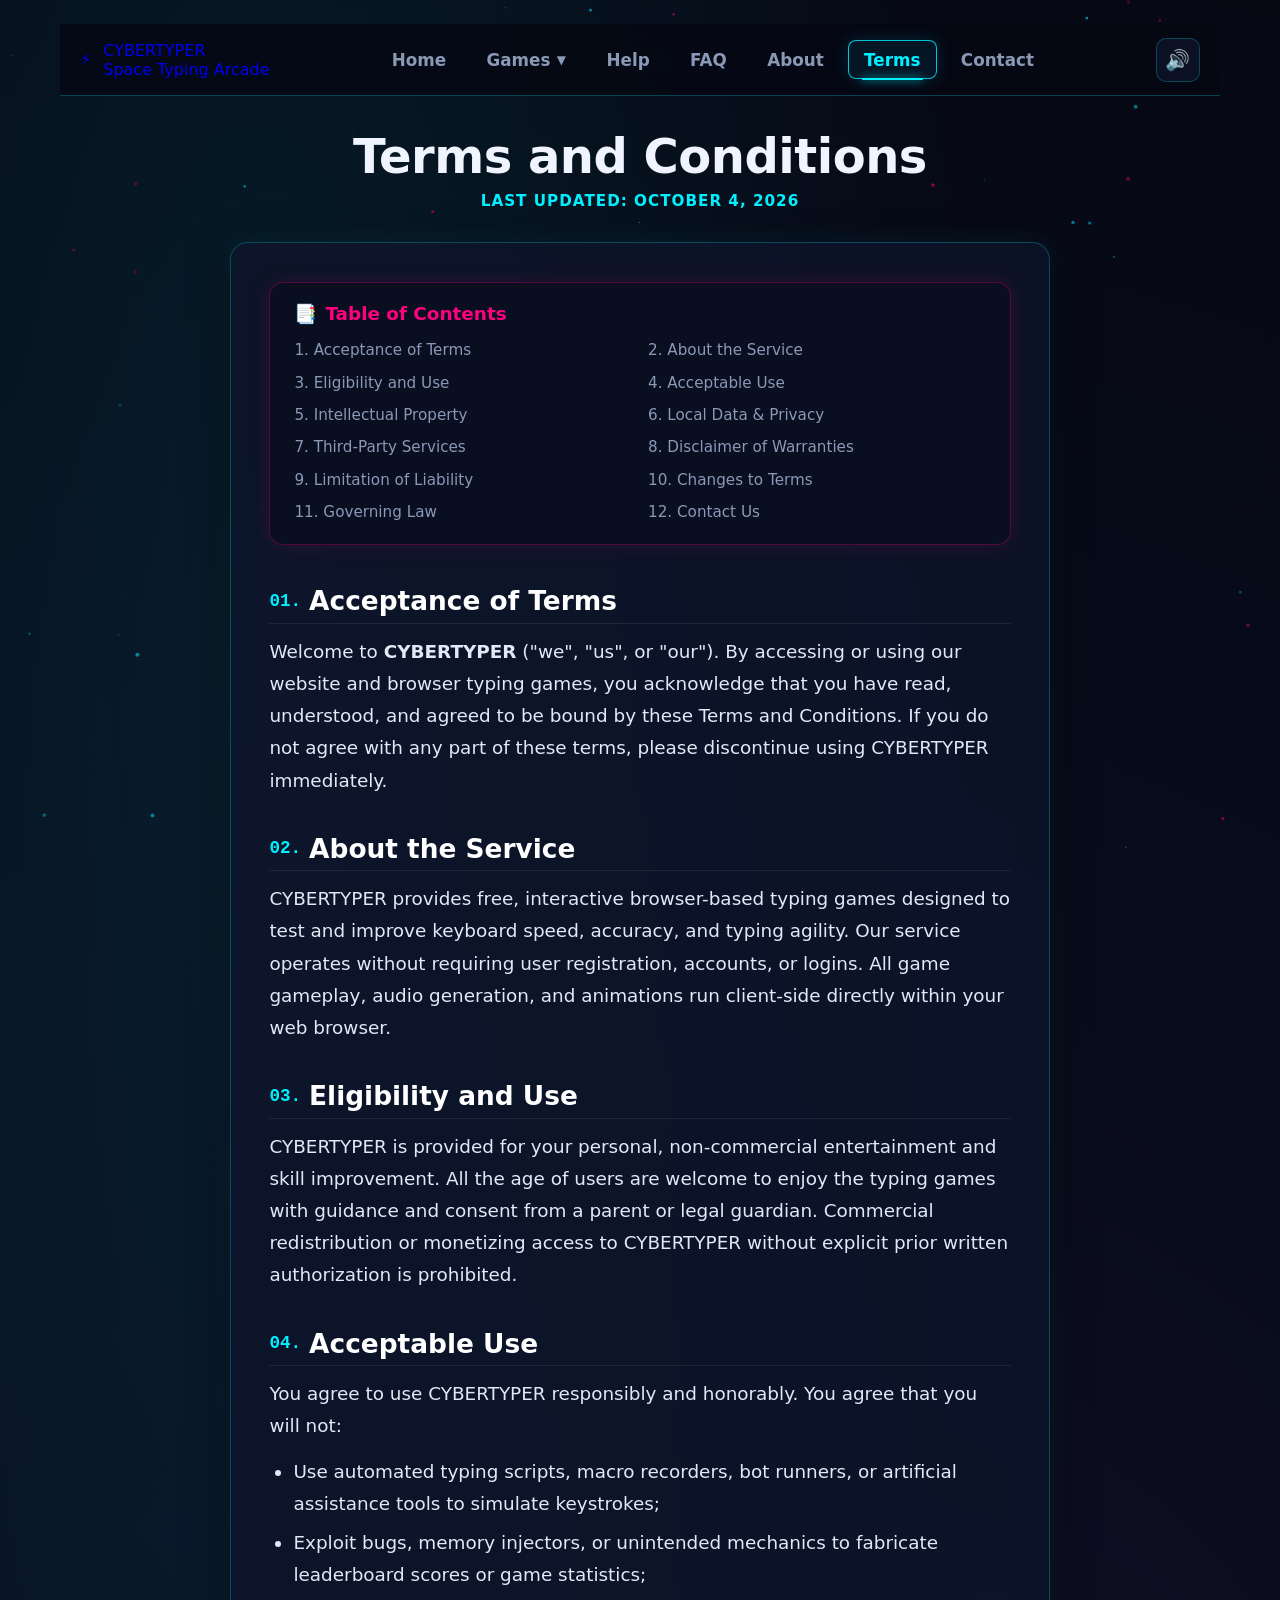
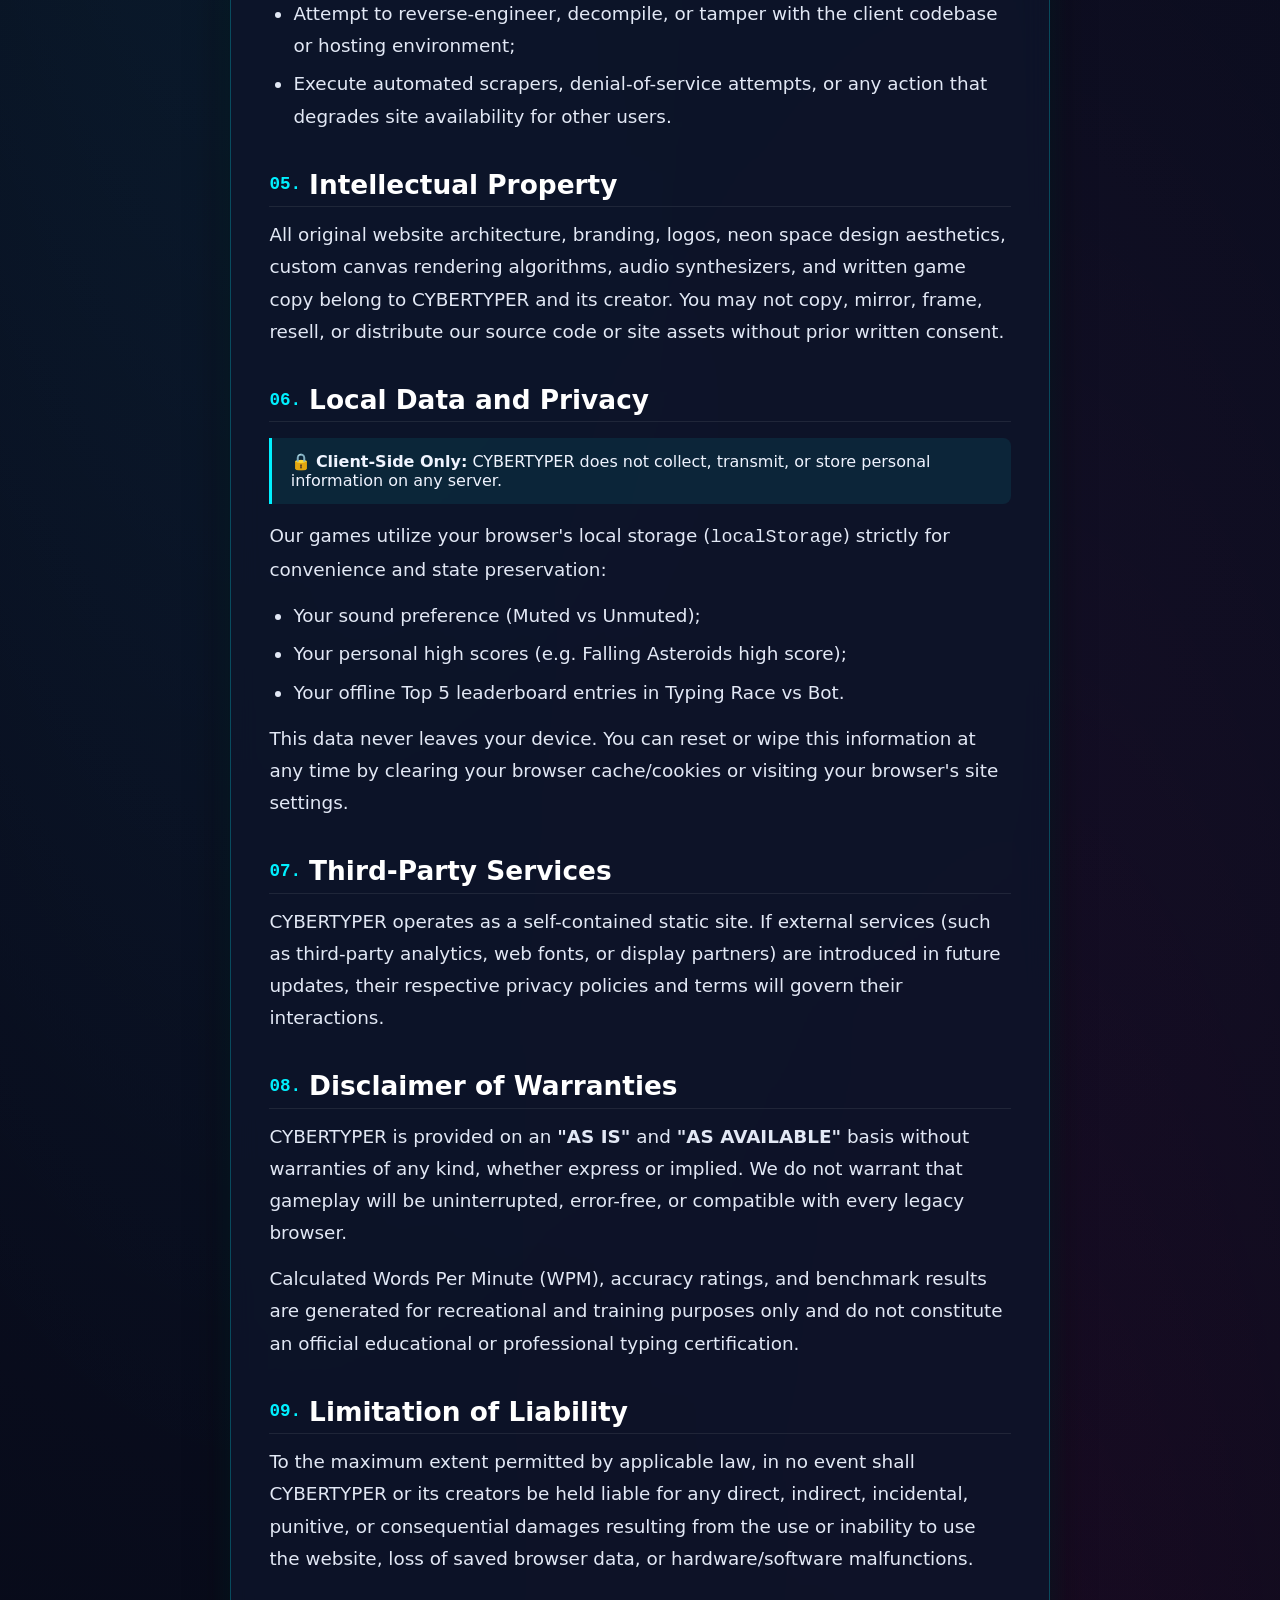
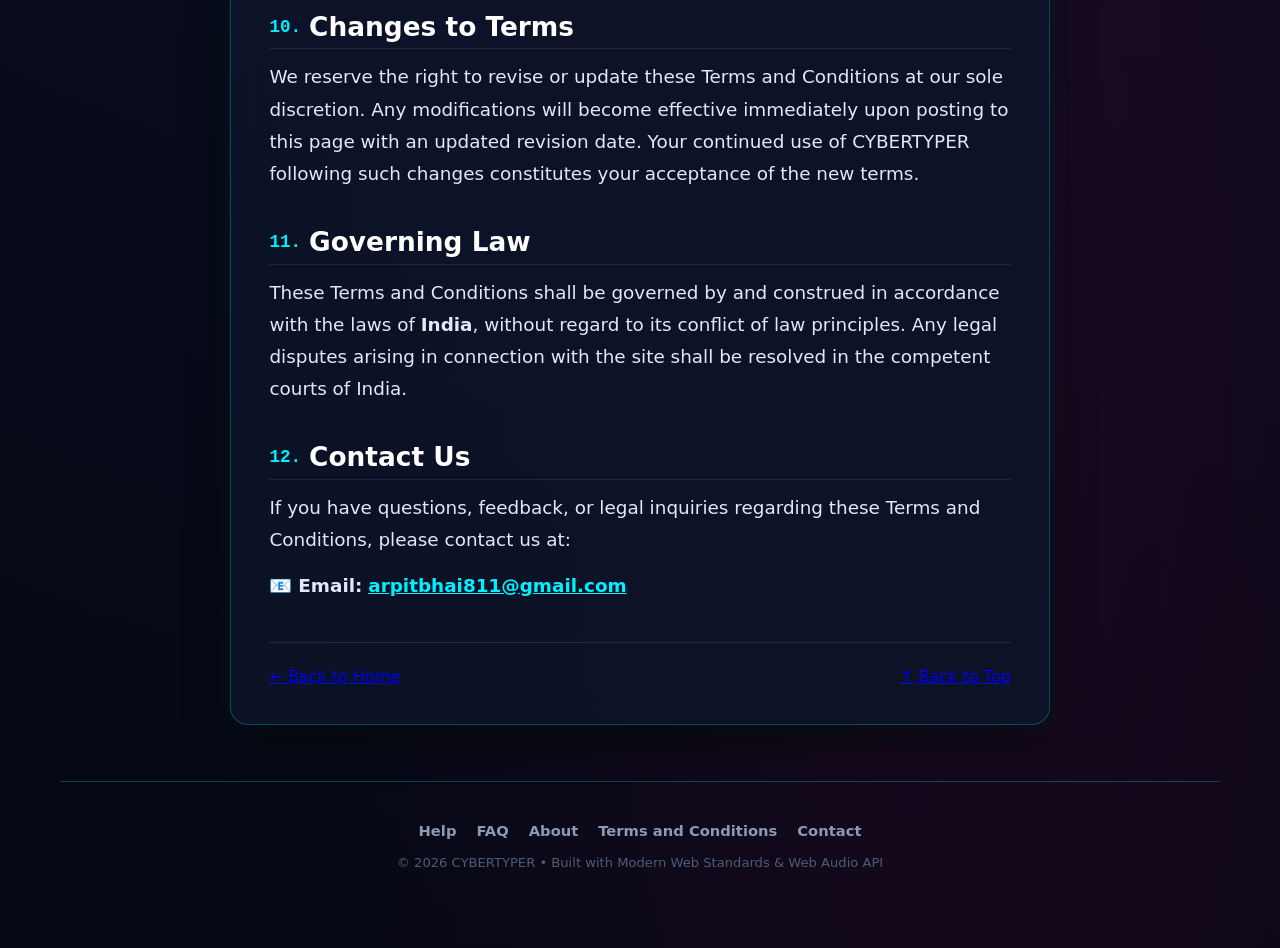
<file: pages/terms.html>
<!DOCTYPE html>
<html lang="en">
<head>
  <meta charset="UTF-8">
  <meta name="viewport" content="width=device-width, initial-scale=1.0">
  <title>Terms and Conditions // CYBERTYPER</title>
  <meta name="description" content="Terms and Conditions of CYBERTYPER - Free space-themed browser typing arcade games.">
  <link rel="stylesheet" href="../css/style.css">
  <style>
    /* Content Page Layout */
    .content-wrapper {
      max-width: 820px;
      margin: 0 auto 3.5rem;
      position: relative;
      z-index: 1;
    }

    .page-hero {
      text-align: center;
      margin-bottom: 2rem;
    }

    .page-hero h1 {
      font-size: clamp(2.2rem, 4.5vw, 3rem);
      font-weight: 900;
      letter-spacing: -0.5px;
      margin-bottom: 0.5rem;
    }

    .last-updated {
      font-size: 0.95rem;
      color: var(--cyan-glow);
      font-weight: 600;
      letter-spacing: 1px;
      text-transform: uppercase;
    }

    /* Glass Card Container */
    .legal-card {
      background: rgba(14, 20, 42, 0.85);
      border: 1px solid rgba(0, 240, 255, 0.25);
      border-radius: 18px;
      padding: clamp(1.5rem, 3vw, 2.5rem);
      box-shadow: 0 12px 40px rgba(0, 0, 0, 0.6), 0 0 25px rgba(0, 240, 255, 0.1);
      backdrop-filter: blur(14px);
      -webkit-backdrop-filter: blur(14px);
    }

    /* Sticky Table of Contents */
    .toc-card {
      background: rgba(10, 15, 34, 0.92);
      border: 1px solid rgba(255, 0, 127, 0.3);
      border-radius: 14px;
      padding: 1.25rem 1.5rem;
      margin-bottom: 2.5rem;
      box-shadow: 0 0 20px rgba(255, 0, 127, 0.12);
    }

    .toc-title {
      font-size: 1.15rem;
      font-weight: 800;
      color: var(--magenta-glow);
      margin-bottom: 0.85rem;
      display: flex;
      align-items: center;
      gap: 0.5rem;
    }

    .toc-list {
      display: grid;
      grid-template-columns: repeat(auto-fit, minmax(220px, 1fr));
      gap: 0.5rem 1rem;
      list-style: none;
      padding: 0;
      margin: 0;
    }

    .toc-list a {
      color: var(--text-muted);
      text-decoration: none;
      font-size: 0.95rem;
      transition: var(--transition-smooth);
      display: inline-block;
      padding: 0.2rem 0;
    }

    .toc-list a:hover {
      color: var(--cyan-glow);
      transform: translateX(4px);
    }

    /* Content Typography */
    .legal-section {
      margin-bottom: 2.25rem;
      scroll-margin-top: 100px;
    }

    .legal-section:last-child {
      margin-bottom: 0;
    }

    .legal-section h2 {
      font-size: clamp(1.3rem, 2.5vw, 1.65rem);
      font-weight: 800;
      color: #ffffff;
      margin-bottom: 0.75rem;
      display: flex;
      align-items: center;
      gap: 0.5rem;
      border-bottom: 1px solid rgba(255, 255, 255, 0.08);
      padding-bottom: 0.4rem;
    }

    .section-num {
      color: var(--cyan-glow);
      font-size: 1.1rem;
      font-family: var(--font-mono);
    }

    .legal-section p, .legal-section li {
      font-size: clamp(1.05rem, 1.5vw, 1.15rem);
      line-height: 1.75;
      color: #e2e8f5;
      margin-bottom: 0.85rem;
    }

    .legal-section ul {
      padding-left: 1.5rem;
      margin-bottom: 0.85rem;
    }

    .legal-section li {
      margin-bottom: 0.4rem;
    }

    .legal-highlight {
      background: rgba(0, 240, 255, 0.08);
      border-left: 3px solid var(--cyan-glow);
      padding: 0.85rem 1.15rem;
      border-radius: 0 8px 8px 0;
      margin: 1rem 0;
      font-size: 1rem;
      color: var(--text-main);
    }

    /* Floating / In-page Action Buttons */
    .page-actions-bar {
      display: flex;
      justify-content: space-between;
      align-items: center;
      margin-top: 2.5rem;
      padding-top: 1.5rem;
      border-top: 1px solid rgba(255, 255, 255, 0.1);
      flex-wrap: wrap;
      gap: 1rem;
    }

    html {
      scroll-behavior: smooth;
    }
  </style>
</head>
<body>
  <!-- Canvas Starfield -->
  <canvas id="starsCanvas" class="stars-bg"></canvas>

  <div class="container">
    <!-- Header -->
    <header class="site-header">
      <a href="../index.html" class="brand-wrapper">
        <div class="brand-icon">⚡</div>
        <div>
          <div class="brand-title">CYBERTYPER</div>
          <div class="brand-subtitle">Space Typing Arcade</div>
        </div>
      </a>

      <!-- Navigation Menu -->
      <nav id="cyberMainNav" class="cyber-nav" aria-label="Main Navigation">
        <div class="cyber-nav-item">
          <a href="../index.html" class="cyber-nav-link">Home</a>
        </div>
        <div class="cyber-nav-item cyber-dropdown" id="cyberGamesDropdown">
          <button class="cyber-nav-link" id="cyberGamesTrigger" aria-expanded="false" aria-haspopup="true">
            Games <span class="dropdown-arrow">▼</span>
          </button>
          <ul class="cyber-dropdown-menu" aria-label="Games Submenu">
            <li class="cyber-dropdown-item"><a href="../games/speed-test.html" class="cyber-dropdown-link">⚡ Speed Typing Test</a></li>
            <li class="cyber-dropdown-item"><a href="../games/falling-words.html" class="cyber-dropdown-link">🌧️ Falling Words</a></li>
            <li class="cyber-dropdown-item"><a href="../games/typing-race.html" class="cyber-dropdown-link">🏎️ Typing Race vs Bot</a></li>
            <li class="cyber-dropdown-item"><a href="../games/asteroid-game.html" class="cyber-dropdown-link">☄️ Falling Asteroids</a></li>
          </ul>
        </div>
        <div class="cyber-nav-item">
          <a href="help.html" class="cyber-nav-link">Help</a>
        </div>
        <div class="cyber-nav-item">
          <a href="faq.html" class="cyber-nav-link">FAQ</a>
        </div>
        <div class="cyber-nav-item">
          <a href="about.html" class="cyber-nav-link">About</a>
        </div>
        <div class="cyber-nav-item">
          <a href="terms.html" class="cyber-nav-link active" aria-current="page">Terms</a>
        </div>
        <div class="cyber-nav-item">
          <a href="contact.html" class="cyber-nav-link">Contact</a>
        </div>
      </nav>

      <!-- Actions: Sound + Hamburger -->
      <div class="header-actions">
        <button id="soundToggle" class="sound-toggle-btn" aria-label="Toggle Sound" title="Sound Mute/Unmute">
          <span id="soundIcon">🔊</span>
        </button>
        <button id="cyberNavToggle" class="cyber-hamburger" aria-label="Toggle Menu" aria-expanded="false" aria-controls="cyberMainNav">
          <span></span>
          <span></span>
          <span></span>
        </button>
      </div>
    </header>

    <!-- Main Content -->
    <main class="content-wrapper" id="top">
      <div class="page-hero">
        <h1>Terms and <span class="glow-cyan">Conditions</span></h1>
        <div class="last-updated">Last updated: October 4, 2026</div>
      </div>

      <div class="legal-card">
        <!-- Table of Contents -->
        <nav class="toc-card" aria-label="Table of Contents">
          <div class="toc-title"><span>📑</span> Table of Contents</div>
          <ul class="toc-list">
            <li><a href="#acceptance">1. Acceptance of Terms</a></li>
            <li><a href="#service">2. About the Service</a></li>
            <li><a href="#eligibility">3. Eligibility and Use</a></li>
            <li><a href="#acceptable-use">4. Acceptable Use</a></li>
            <li><a href="#ip">5. Intellectual Property</a></li>
            <li><a href="#data">6. Local Data & Privacy</a></li>
            <li><a href="#third-party">7. Third-Party Services</a></li>
            <li><a href="#disclaimer">8. Disclaimer of Warranties</a></li>
            <li><a href="#liability">9. Limitation of Liability</a></li>
            <li><a href="#changes">10. Changes to Terms</a></li>
            <li><a href="#governing-law">11. Governing Law</a></li>
            <li><a href="#contact">12. Contact Us</a></li>
          </ul>
        </nav>

        <!-- Sections -->
        <section class="legal-section" id="acceptance">
          <h2><span class="section-num">01.</span> Acceptance of Terms</h2>
          <p>
            Welcome to <strong>CYBERTYPER</strong> ("we", "us", or "our"). By accessing or using our website and browser typing games, you acknowledge that you have read, understood, and agreed to be bound by these Terms and Conditions. If you do not agree with any part of these terms, please discontinue using CYBERTYPER immediately.
          </p>
        </section>

        <section class="legal-section" id="service">
          <h2><span class="section-num">02.</span> About the Service</h2>
          <p>
            CYBERTYPER provides free, interactive browser-based typing games designed to test and improve keyboard speed, accuracy, and typing agility. Our service operates without requiring user registration, accounts, or logins. All game gameplay, audio generation, and animations run client-side directly within your web browser.
          </p>
        </section>

        <section class="legal-section" id="eligibility">
          <h2><span class="section-num">03.</span> Eligibility and Use</h2>
          <p>
            CYBERTYPER is provided for your personal, non-commercial entertainment and skill improvement. All the age of users are welcome to enjoy the typing games with guidance and consent from a parent or legal guardian. Commercial redistribution or monetizing access to CYBERTYPER without explicit prior written authorization is prohibited.
          </p>
        </section>

        <section class="legal-section" id="acceptable-use">
          <h2><span class="section-num">04.</span> Acceptable Use</h2>
          <p>You agree to use CYBERTYPER responsibly and honorably. You agree that you will not:</p>
          <ul>
            <li>Use automated typing scripts, macro recorders, bot runners, or artificial assistance tools to simulate keystrokes;</li>
            <li>Exploit bugs, memory injectors, or unintended mechanics to fabricate leaderboard scores or game statistics;</li>
            <li>Attempt to reverse-engineer, decompile, or tamper with the client codebase or hosting environment;</li>
            <li>Execute automated scrapers, denial-of-service attempts, or any action that degrades site availability for other users.</li>
          </ul>
        </section>

        <section class="legal-section" id="ip">
          <h2><span class="section-num">05.</span> Intellectual Property</h2>
          <p>
            All original website architecture, branding, logos, neon space design aesthetics, custom canvas rendering algorithms, audio synthesizers, and written game copy belong to CYBERTYPER and its creator. You may not copy, mirror, frame, resell, or distribute our source code or site assets without prior written consent.
          </p>
        </section>

        <section class="legal-section" id="data">
          <h2><span class="section-num">06.</span> Local Data and Privacy</h2>
          <div class="legal-highlight">
            🔒 <strong>Client-Side Only:</strong> CYBERTYPER does not collect, transmit, or store personal information on any server.
          </div>
          <p>
            Our games utilize your browser's local storage (<code>localStorage</code>) strictly for convenience and state preservation:
          </p>
          <ul>
            <li>Your sound preference (Muted vs Unmuted);</li>
            <li>Your personal high scores (e.g. Falling Asteroids high score);</li>
            <li>Your offline Top 5 leaderboard entries in Typing Race vs Bot.</li>
          </ul>
          <p>
            This data never leaves your device. You can reset or wipe this information at any time by clearing your browser cache/cookies or visiting your browser's site settings.
          </p>
        </section>

        <section class="legal-section" id="third-party">
          <h2><span class="section-num">07.</span> Third-Party Services</h2>
          <p>
            CYBERTYPER operates as a self-contained static site. If external services (such as third-party analytics, web fonts, or display partners) are introduced in future updates, their respective privacy policies and terms will govern their interactions.
          </p>
        </section>

        <section class="legal-section" id="disclaimer">
          <h2><span class="section-num">08.</span> Disclaimer of Warranties</h2>
          <p>
            CYBERTYPER is provided on an <strong>"AS IS"</strong> and <strong>"AS AVAILABLE"</strong> basis without warranties of any kind, whether express or implied. We do not warrant that gameplay will be uninterrupted, error-free, or compatible with every legacy browser.
          </p>
          <p>
            Calculated Words Per Minute (WPM), accuracy ratings, and benchmark results are generated for recreational and training purposes only and do not constitute an official educational or professional typing certification.
          </p>
        </section>

        <section class="legal-section" id="liability">
          <h2><span class="section-num">09.</span> Limitation of Liability</h2>
          <p>
            To the maximum extent permitted by applicable law, in no event shall CYBERTYPER or its creators be held liable for any direct, indirect, incidental, punitive, or consequential damages resulting from the use or inability to use the website, loss of saved browser data, or hardware/software malfunctions.
          </p>
        </section>

        <section class="legal-section" id="changes">
          <h2><span class="section-num">10.</span> Changes to Terms</h2>
          <p>
            We reserve the right to revise or update these Terms and Conditions at our sole discretion. Any modifications will become effective immediately upon posting to this page with an updated revision date. Your continued use of CYBERTYPER following such changes constitutes your acceptance of the new terms.
          </p>
        </section>

        <section class="legal-section" id="governing-law">
          <h2><span class="section-num">11.</span> Governing Law</h2>
          <p>
            These Terms and Conditions shall be governed by and construed in accordance with the laws of <strong>India</strong>, without regard to its conflict of law principles. Any legal disputes arising in connection with the site shall be resolved in the competent courts of India.
          </p>
        </section>

        <section class="legal-section" id="contact">
          <h2><span class="section-num">12.</span> Contact Us</h2>
          <p>
            If you have questions, feedback, or legal inquiries regarding these Terms and Conditions, please contact us at:
          </p>
          <p>
            📧 <strong>Email:</strong> <a href="mailto:arpitbhai811@gmail.com" style="color:var(--cyan-glow); font-weight:700;">arpitbhai811@gmail.com</a>
          </p>
        </section>

        <!-- Page Actions -->
        <div class="page-actions-bar">
          <a href="../index.html" class="btn-neon">
            <span>←</span> Back to Home
          </a>
          <a href="#top" class="btn-neon btn-magenta">
            <span>↑</span> Back to Top
          </a>
        </div>
      </div>
    </main>

    <!-- Footer -->
    <footer class="site-footer">
      <ul class="footer-nav">
        <li><a href="help.html">Help</a></li>
        <li><a href="faq.html">FAQ</a></li>
        <li><a href="about.html">About</a></li>
        <li><a href="terms.html">Terms and Conditions</a></li>
        <li><a href="contact.html">Contact</a></li>
      </ul>
      <div class="footer-copy">© 2026 CYBERTYPER • Built with Modern Web Standards & Web Audio API</div>
    </footer>
  </div>

  <script src="../js/nav.js"></script>
  <script>
    // Shared Sound Controller & Starfield
    window.audioCtx = null;
    window.isMuted = localStorage.getItem('typing_site_sound_muted') === 'true';

    const soundToggle = document.getElementById('soundToggle');
    const soundIcon = document.getElementById('soundIcon');

    function updateSoundUI() {
      if (window.isMuted) {
        soundIcon.textContent = '🔇';
        soundToggle.classList.add('muted');
      } else {
        soundIcon.textContent = '🔊';
        soundToggle.classList.remove('muted');
      }
    }
    updateSoundUI();

    function getAudioContext() {
      if (!window.audioCtx) {
        const AudioCtx = window.AudioContext || window.webkitAudioContext;
        if (AudioCtx) window.audioCtx = new AudioCtx();
      }
      if (window.audioCtx && window.audioCtx.state === 'suspended') {
        window.audioCtx.resume();
      }
      return window.audioCtx;
    }

    soundToggle.addEventListener('click', (e) => {
      e.stopPropagation();
      window.isMuted = !window.isMuted;
      localStorage.setItem('typing_site_sound_muted', window.isMuted);
      updateSoundUI();
    });

    // Space Starfield Canvas
    const canvas = document.getElementById('starsCanvas');
    const ctx = canvas.getContext('2d');
    let stars = [];
    const STAR_COUNT = 85;

    function resizeCanvas() {
      canvas.width = window.innerWidth;
      canvas.height = window.innerHeight;
      stars = [];
      for (let i = 0; i < STAR_COUNT; i++) {
        stars.push({
          x: Math.random() * canvas.width,
          y: Math.random() * canvas.height,
          radius: Math.random() * 1.5 + 0.5,
          speed: Math.random() * 0.35 + 0.1,
          color: Math.random() > 0.4 ? '#00f0ff' : '#ff007f',
          alpha: Math.random() * 0.7 + 0.3,
          flicker: Math.random() * 0.02 + 0.01
        });
      }
    }

    function animateStars() {
      ctx.clearRect(0, 0, canvas.width, canvas.height);
      for (let s of stars) {
        s.y += s.speed;
        if (s.y > canvas.height) {
          s.y = 0;
          s.x = Math.random() * canvas.width;
        }
        s.alpha += Math.sin(Date.now() * 0.003 + s.x) * s.flicker;
        const clampedAlpha = Math.max(0.15, Math.min(0.9, s.alpha));
        ctx.beginPath();
        ctx.arc(s.x, s.y, s.radius, 0, Math.PI * 2);
        ctx.fillStyle = s.color;
        ctx.globalAlpha = clampedAlpha;
        ctx.fill();
        ctx.globalAlpha = 1.0;
      }
      requestAnimationFrame(animateStars);
    }

    window.addEventListener('resize', resizeCanvas);
    resizeCanvas();
    animateStars();
  </script>
</body>
</html>
</file>
<file: css/style.css>
/* ==========================================================================
   NEON SPACE TYPING HUB - GLOBAL STYLES (LIGHT & DARK THEME ENABLED)
   ========================================================================== */

/* --------------------------------------------------------------------------
   DESIGN TOKENS & SYSTEM VARIABLES
   -------------------------------------------------------------------------- */
:root {
  /* Surface & Base Colors (Dark Mode Default) */
  --bg-deep: #060814;
  --bg-card: rgba(14, 20, 42, 0.75);
  --bg-card-hover: rgba(22, 32, 68, 0.85);
  --bg-guide: rgba(8, 12, 30, 0.7);
  --header-bg: rgba(6, 8, 20, 0.88);
  --dropdown-bg: rgba(10, 15, 35, 0.96);
  --icon-bg: rgba(0, 0, 0, 0.35);

  /* Neon Glow Accents */
  --cyan-glow: #00f0ff;
  --cyan-dim: #0099aa;
  --magenta-glow: #ff007f;
  --magenta-dim: #aa0055;
  --emerald-glow: #00ff88;
  --gold-glow: #ffd700;
  --danger-glow: #ff3366;

  /* Borders & Dividers */
  --border-neon: rgba(0, 240, 255, 0.25);
  --border-neon-hover: rgba(0, 240, 255, 0.8);
  --border-subtle: rgba(255, 255, 255, 0.08);

  /* Typography Colors */
  --text-main: #f0f4ff;
  --text-muted: #8a99b5;
  --text-dim: #4e5b78;
  --char-pending: #4f5f80;

  /* Fonts */
  --font-main: system-ui, -apple-system, BlinkMacSystemFont, 'Segoe UI', Roboto, sans-serif;
  --font-mono: 'Cascadia Code', 'Fira Code', Consolas, 'Courier New', monospace;

  /* Shadows */
  --shadow-neon-cyan: 0 0 20px rgba(0, 240, 255, 0.35), 0 0 40px rgba(0, 240, 255, 0.15);
  --shadow-neon-magenta: 0 0 20px rgba(255, 0, 127, 0.35), 0 0 40px rgba(255, 0, 127, 0.15);
  --shadow-box: 0 8px 32px rgba(0, 0, 0, 0.5);

  /* Transitions */
  --transition-smooth: all 0.25s cubic-bezier(0.16, 1, 0.3, 1);
  --transition-colors: background-color 0.3s ease, border-color 0.3s ease, color 0.3s ease;
}

[data-theme="light"] {
  --bg-deep: #f2f5fb;
  --bg-card: rgba(255, 255, 255, 0.88);
  --bg-card-hover: rgba(255, 255, 255, 0.98);
  --bg-guide: rgba(240, 245, 255, 0.7);
  --header-bg: rgba(245, 248, 255, 0.92);
  --dropdown-bg: rgba(255, 255, 255, 0.98);
  --icon-bg: rgba(0, 119, 170, 0.08);

  --cyan-glow: #0077aa;
  --cyan-dim: #005577;
  --magenta-glow: #d6006c;
  --magenta-dim: #99004d;
  --emerald-glow: #009955;
  --gold-glow: #c48000;
  --danger-glow: #e61f4d;

  --border-neon: rgba(0, 150, 215, 0.35);
  --border-neon-hover: rgba(0, 150, 215, 0.9);
  --border-subtle: rgba(0, 0, 0, 0.08);

  --text-main: #141b2d;
  --text-muted: #53647f;
  --text-dim: #8493a8;
  --char-pending: #94a3b8;

  --shadow-neon-cyan: 0 0 15px rgba(0, 119, 170, 0.25);
  --shadow-neon-magenta: 0 0 15px rgba(214, 0, 108, 0.25);
  --shadow-box: 0 8px 30px rgba(20, 35, 60, 0.08);
}

/* --------------------------------------------------------------------------
   RESET & FOUNDATIONS
   -------------------------------------------------------------------------- */
*, *::before, *::after {
  box-sizing: border-box;
  margin: 0;
  padding: 0;
  -webkit-tap-highlight-color: transparent;
}

body {
  background-color: var(--bg-deep);
  background-image: 
    radial-gradient(ellipse at 20% 15%, rgba(0, 240, 255, 0.08) 0%, transparent 50%),
    radial-gradient(ellipse at 80% 85%, rgba(255, 0, 127, 0.07) 0%, transparent 50%),
    radial-gradient(circle at 50% 50%, rgba(16, 24, 52, 0.5) 0%, var(--bg-deep) 100%);
  color: var(--text-main);
  font-family: var(--font-main);
  min-height: 100vh;
  display: flex;
  flex-direction: column;
  overflow-x: hidden;
  position: relative;
  transition: var(--transition-colors);
}

[data-theme="light"] body {
  background-image: 
    radial-gradient(ellipse at 20% 15%, rgba(0, 119, 170, 0.08) 0%, transparent 50%),
    radial-gradient(ellipse at 80% 85%, rgba(214, 0, 108, 0.06) 0%, transparent 50%),
    radial-gradient(circle at 50% 50%, #e7edf8 0%, var(--bg-deep) 100%);
}

.stars-bg {
  position: fixed;
  inset: 0;
  width: 100%;
  height: 100%;
  pointer-events: none;
  z-index: 0;
  opacity: 0.6;
}

[data-theme="light"] .stars-bg {
  opacity: 0.25;
}

.container {
  width: 100%;
  max-width: 1200px;
  margin: 0 auto;
  padding: 1.5rem 1.25rem 3rem;
  position: relative;
  z-index: 1;
}

/* Arena & Game Canvas Wrapper */
body:has(.canvas-wrap) .container,
.game-container {
  max-width: 780px;
  padding: 1rem 1rem 2.5rem;
}

.canvas-wrap {
  width: 100%;
  max-width: 780px;
  height: 680px;
  margin: 0 auto;
}

/* --------------------------------------------------------------------------
   SITE HEADER & NAVIGATION
   -------------------------------------------------------------------------- */
.site-header {
  position: sticky;
  top: 0;
  z-index: 1000;
  display: flex;
  align-items: center;
  justify-content: space-between;
  padding: 0.85rem 1.25rem;
  background: var(--header-bg);
  backdrop-filter: blur(14px);
  -webkit-backdrop-filter: blur(14px);
  border-bottom: 1px solid var(--border-neon);
  margin-bottom: 2rem;
  transition: var(--transition-smooth);
}

.brand-wrapper {
  display: flex;
  align-items: center;
  gap: 0.75rem;
  text-decoration: none;
  flex-shrink: 0;
}

.cyber-nav {
  display: flex;
  align-items: center;
  gap: 0.5rem;
  list-style: none;
}

.cyber-nav-item {
  position: relative;
}

.cyber-nav-link {
  display: inline-flex;
  align-items: center;
  gap: 0.4rem;
  color: var(--text-muted);
  text-decoration: none;
  font-size: 1.05rem;
  font-weight: 600;
  padding: 0.55rem 0.95rem;
  border-radius: 8px;
  transition: var(--transition-smooth);
  border: 1px solid transparent;
  cursor: pointer;
  background: transparent;
  font-family: inherit;
}

.cyber-nav-link:hover,
.cyber-nav-link:focus-visible {
  color: var(--cyan-glow);
  background: rgba(0, 119, 170, 0.08);
  border-color: var(--border-neon);
  box-shadow: 0 0 12px rgba(0, 119, 170, 0.2);
  outline: none;
}

.cyber-nav-link.active {
  color: var(--cyan-glow);
  border-color: var(--border-neon-hover);
  background: rgba(0, 119, 170, 0.12);
  box-shadow: 0 0 15px rgba(0, 119, 170, 0.25);
  position: relative;
}

.cyber-nav-link.active::after {
  content: '';
  position: absolute;
  bottom: -2px;
  inset-inline: 15%;
  height: 2px;
  background: var(--cyan-glow);
  box-shadow: 0 0 8px var(--cyan-glow);
  border-radius: 2px;
}

/* Dropdown */
.cyber-dropdown {
  position: relative;
}

.cyber-dropdown-menu {
  position: absolute;
  top: calc(100% + 8px);
  left: 0;
  min-width: 240px;
  background: var(--dropdown-bg);
  backdrop-filter: blur(16px);
  -webkit-backdrop-filter: blur(16px);
  border: 1px solid var(--border-neon);
  border-radius: 12px;
  padding: 0.6rem;
  list-style: none;
  opacity: 0;
  visibility: hidden;
  transform: translateY(8px);
  transition: var(--transition-smooth);
  box-shadow: var(--shadow-box);
  z-index: 1050;
}

@media (min-width: 901px) {
  .cyber-dropdown:hover .cyber-dropdown-menu,
  .cyber-dropdown:focus-within .cyber-dropdown-menu,
  .cyber-dropdown.dropdown-open .cyber-dropdown-menu {
    opacity: 1;
    visibility: visible;
    transform: translateY(0);
  }
}

.cyber-dropdown-item {
  margin: 0.15rem 0;
}

.cyber-dropdown-link {
  display: flex;
  align-items: center;
  gap: 0.75rem;
  padding: 0.65rem 0.95rem;
  color: var(--text-main);
  text-decoration: none;
  font-size: 0.95rem;
  font-weight: 600;
  border-radius: 8px;
  transition: var(--transition-smooth);
}

.cyber-dropdown-link:hover,
.cyber-dropdown-link:focus-visible {
  background: rgba(0, 119, 170, 0.12);
  color: var(--cyan-glow);
  transform: translateX(4px);
  outline: none;
}

.dropdown-arrow {
  font-size: 0.75rem;
  transition: transform 0.2s ease;
}

.cyber-dropdown.dropdown-open .dropdown-arrow {
  transform: rotate(180deg);
}

/* Hamburger & Actions */
.cyber-hamburger {
  display: none;
  flex-direction: column;
  justify-content: center;
  align-items: center;
  gap: 5px;
  width: 44px;
  height: 44px;
  background: var(--bg-card);
  border: 1px solid var(--border-neon);
  border-radius: 10px;
  cursor: pointer;
  padding: 8px;
  transition: var(--transition-smooth);
  color: var(--cyan-glow);
}

.cyber-hamburger span {
  display: block;
  width: 22px;
  height: 2px;
  background-color: var(--cyan-glow);
  box-shadow: 0 0 6px var(--cyan-glow);
  transition: var(--transition-smooth);
  border-radius: 2px;
}

.cyber-hamburger.active span:nth-child(1) {
  transform: translateY(7px) rotate(45deg);
}
.cyber-hamburger.active span:nth-child(2) {
  opacity: 0;
}
.cyber-hamburger.active span:nth-child(3) {
  transform: translateY(-7px) rotate(-45deg);
}

.header-actions {
  display: flex;
  align-items: center;
  gap: 0.85rem;
  flex-shrink: 0;
}

.sound-toggle-btn,
.theme-toggle-btn {
  width: 44px;
  height: 44px;
  border-radius: 10px;
  background: var(--bg-card);
  border: 1px solid var(--border-neon);
  color: var(--text-main);
  font-size: 1.25rem;
  cursor: pointer;
  display: inline-flex;
  align-items: center;
  justify-content: center;
  transition: var(--transition-smooth);
  backdrop-filter: blur(10px);
}

.sound-toggle-btn:hover,
.theme-toggle-btn:hover {
  border-color: var(--cyan-glow);
  box-shadow: 0 0 15px rgba(0, 119, 170, 0.35);
  transform: scale(1.05);
}

.sound-toggle-btn.muted {
  border-color: rgba(255, 51, 102, 0.4);
  color: var(--danger-glow);
}

/* --------------------------------------------------------------------------
   HERO SECTION
   -------------------------------------------------------------------------- */
.hero {
  text-align: center;
  margin-bottom: 3.5rem;
}

.hero-badge {
  display: inline-block;
  padding: 0.35rem 0.9rem;
  border-radius: 30px;
  background: rgba(0, 119, 170, 0.1);
  border: 1px solid var(--border-neon);
  color: var(--cyan-glow);
  font-size: 0.8rem;
  font-weight: 700;
  letter-spacing: 1.5px;
  text-transform: uppercase;
  margin-bottom: 1rem;
}

.hero-title {
  font-size: clamp(2rem, 5vw, 3.4rem);
  font-weight: 900;
  line-height: 1.15;
  margin-bottom: 1rem;
  letter-spacing: -0.5px;
  color: var(--text-main);
}

.hero-title .glow-cyan {
  color: var(--cyan-glow);
  text-shadow: 0 0 20px rgba(0, 119, 170, 0.35);
}

.hero-title .glow-pink {
  color: var(--magenta-glow);
  text-shadow: 0 0 20px rgba(214, 0, 108, 0.35);
}

.hero-desc {
  max-width: 640px;
  margin: 0 auto;
  font-size: 1.1rem;
  color: var(--text-muted);
  line-height: 1.6;
}

/* --------------------------------------------------------------------------
   GAMES GRID & CARDS
   -------------------------------------------------------------------------- */
.games-grid {
  display: grid;
  grid-template-columns: repeat(auto-fit, minmax(270px, 1fr));
  gap: 1.75rem;
  margin-bottom: 3.5rem;
}

.game-card {
  position: relative;
  background: var(--bg-card);
  border: 1px solid var(--border-neon);
  border-radius: 16px;
  padding: 1.75rem;
  display: flex;
  flex-direction: column;
  justify-content: space-between;
  text-decoration: none;
  color: inherit;
  backdrop-filter: blur(14px);
  box-shadow: var(--shadow-box);
  transition: transform 0.28s cubic-bezier(0.2, 0.8, 0.2, 1),
              border-color 0.28s ease,
              box-shadow 0.28s ease;
  overflow: hidden;
}

.game-card::before {
  content: '';
  position: absolute;
  top: 0;
  inset-inline: 0;
  height: 3px;
  background: linear-gradient(90deg, transparent, var(--card-accent, var(--cyan-glow)), transparent);
  opacity: 0;
  transition: opacity 0.3s ease;
}

.game-card:hover,
.game-card:focus-visible {
  transform: translateY(-8px) scale(1.02);
  border-color: var(--card-accent, var(--border-neon-hover));
  box-shadow: var(--shadow-box), 0 0 20px var(--card-glow, rgba(0, 119, 170, 0.25));
  outline: none;
}

.game-card:hover::before,
.game-card:focus-visible::before {
  opacity: 1;
}

.card-top {
  display: flex;
  align-items: center;
  justify-content: space-between;
  margin-bottom: 1.25rem;
}

.card-icon-wrap {
  width: 58px;
  height: 58px;
  border-radius: 14px;
  background: var(--icon-bg);
  border: 1px solid var(--border-neon);
  display: flex;
  align-items: center;
  justify-content: center;
  font-size: 2rem;
  transition: var(--transition-smooth);
}

.game-card:hover .card-icon-wrap {
  transform: scale(1.1) rotate(-3deg);
  border-color: var(--card-accent, var(--cyan-glow));
}

.card-tag {
  font-size: 0.72rem;
  font-weight: 700;
  letter-spacing: 1px;
  text-transform: uppercase;
  padding: 0.3rem 0.65rem;
  border-radius: 6px;
  background: rgba(0, 119, 170, 0.08);
  color: var(--card-accent, var(--cyan-glow));
  border: 1px solid var(--border-neon);
}

.card-title {
  font-size: 1.35rem;
  font-weight: 800;
  margin-bottom: 0.65rem;
  color: var(--text-main);
  letter-spacing: -0.3px;
}

.card-desc {
  font-size: 0.92rem;
  color: var(--text-muted);
  line-height: 1.55;
  margin-bottom: 1.5rem;
}

.card-footer {
  display: flex;
  align-items: center;
  justify-content: space-between;
  padding-top: 1rem;
  border-top: 1px solid var(--border-neon);
}

.card-action-text {
  font-size: 0.85rem;
  font-weight: 700;
  color: var(--card-accent, var(--cyan-glow));
  display: flex;
  align-items: center;
  gap: 0.35rem;
  transition: gap 0.2s ease;
}

.game-card:hover .card-action-text {
  gap: 0.65rem;
}

.card-meta {
  font-size: 0.75rem;
  color: var(--text-dim);
}

.game-card.theme-cyan    { --card-accent: var(--cyan-glow);    --card-glow: rgba(0, 119, 170, 0.25); }
.game-card.theme-magenta { --card-accent: var(--magenta-glow); --card-glow: rgba(214, 0, 108, 0.25); }
.game-card.theme-emerald { --card-accent: var(--emerald-glow); --card-glow: rgba(0, 153, 85, 0.25); }
.game-card.theme-gold    { --card-accent: var(--gold-glow);    --card-glow: rgba(196, 128, 0, 0.25); }

/* --------------------------------------------------------------------------
   FEATURES STRIP & EDITORIAL ARTICLE
   -------------------------------------------------------------------------- */
.features-strip {
  display: grid;
  grid-template-columns: repeat(auto-fit, minmax(240px, 1fr));
  gap: 1.25rem;
  margin-top: 2rem;
  padding-top: 2rem;
  border-top: 1px solid var(--border-neon);
}

.feature-box {
  background: var(--bg-card);
  border: 1px solid var(--border-neon);
  border-radius: 12px;
  padding: 1.25rem;
  display: flex;
  align-items: center;
  gap: 1rem;
}

.feature-icon {
  font-size: 1.75rem;
  flex-shrink: 0;
}

.feature-heading {
  font-size: 0.95rem;
  font-weight: 700;
  color: var(--text-main);
  margin-bottom: 0.25rem;
}

.feature-sub {
  font-size: 0.8rem;
  color: var(--text-muted);
}

/* Editorial Guide (Consolidated from Inline HTML Styles) */
.content-article-section {
  margin-top: 3.5rem;
  padding: 2.5rem;
  background: var(--bg-card);
  border: 1px solid var(--border-neon);
  border-radius: 16px;
  backdrop-filter: blur(12px);
  -webkit-backdrop-filter: blur(12px);
  box-shadow: var(--shadow-box);
  color: var(--text-main);
  line-height: 1.7;
}

.content-article-section h2 {
  font-size: 1.85rem;
  font-weight: 800;
  color: var(--cyan-glow);
  margin-bottom: 1.25rem;
  letter-spacing: -0.5px;
}

.content-article-section h3 {
  font-size: 1.3rem;
  font-weight: 700;
  color: var(--gold-glow);
  margin-top: 2rem;
  margin-bottom: 0.75rem;
}

.content-article-section p {
  color: var(--text-muted);
  font-size: 1rem;
  margin-bottom: 1.2rem;
}

.content-grid-2 {
  display: grid;
  grid-template-columns: repeat(auto-fit, minmax(280px, 1fr));
  gap: 1.5rem;
  margin: 1.5rem 0;
}

.guide-card {
  background: var(--bg-guide);
  border: 1px solid var(--border-subtle);
  border-radius: 12px;
  padding: 1.25rem;
}

.guide-card h4 {
  font-size: 1.05rem;
  color: var(--emerald-glow);
  margin-bottom: 0.5rem;
}

.guide-card p {
  font-size: 0.92rem;
  margin-bottom: 0;
}

/* --------------------------------------------------------------------------
   SPEED TYPING TEST ARENA & TYPOGRAPHY
   -------------------------------------------------------------------------- */
.typing-arena {
  background: var(--bg-card);
  border: 1px solid var(--border-neon);
  border-radius: 16px;
  padding: 1.5rem 1.75rem;
  position: relative;
  backdrop-filter: blur(12px);
  -webkit-backdrop-filter: blur(12px);
  box-shadow: var(--shadow-box);
  cursor: text;
  margin-bottom: 1.5rem;
  overflow: hidden;
}

.typing-arena.focused {
  border-color: var(--cyan-glow);
  box-shadow: 0 0 25px rgba(0, 240, 255, 0.25);
}

.text-display-wrapper {
  position: relative;
  height: 126px; /* Exactly 3 lines (42px * 3) */
  overflow: hidden;
  scroll-behavior: smooth;
}

.text-display {
  position: relative;
  font-family: var(--font-mono);
  font-size: 1.35rem;
  line-height: 42px;
  letter-spacing: 0.5px;
  user-select: none;
  display: flex;
  flex-wrap: wrap;
  align-content: flex-start;
  white-space: normal;
}

.word {
  display: inline-flex;
  margin-right: 0.55rem;
  position: relative;
}

.char {
  display: inline-block;
  position: relative;
  transition: color 0.08s ease;
}

.char.pending {
  color: var(--char-pending);
}

.char.correct {
  color: var(--emerald-glow);
}

.char.wrong {
  color: var(--danger-glow);
  background-color: rgba(255, 51, 102, 0.28);
  text-decoration: underline wavy var(--danger-glow);
}

/* Hardware-Accelerated Caret Cursor */
.char.current::before,
.char.current-end::after {
  content: '';
  position: absolute;
  top: 15%;
  bottom: 15%;
  width: 2.5px;
  background: var(--cyan-glow);
  box-shadow: 0 0 8px var(--cyan-glow);
  border-radius: 2px;
  animation: caretBlink 1s steps(2, start) infinite;
}

.char.current::before {
  left: -1px;
}

.char.current-end::after {
  right: -2px;
}

@keyframes caretBlink {
  to {
    visibility: hidden;
  }
}

/* Game Text Fields */
.asteroid-word,
.game-word,
.typing-target,
.word-target,
.typed-text,
input[type="text"].game-input,
.terminal-input,
#gameInput,
#typingInput {
  font-family: var(--font-mono);
  font-weight: 700;
  letter-spacing: 0.5px;
  text-transform: none;
}

/* --------------------------------------------------------------------------
   FOOTER
   -------------------------------------------------------------------------- */
.site-footer {
  margin-top: auto;
  text-align: center;
  padding: 2.5rem 0 2rem;
  border-top: 1px solid var(--border-neon);
  color: var(--text-dim);
  font-size: 0.9rem;
  display: flex;
  flex-direction: column;
  align-items: center;
  gap: 1rem;
}

.footer-nav {
  display: flex;
  flex-wrap: wrap;
  align-items: center;
  justify-content: center;
  gap: 0.75rem 1.25rem;
  list-style: none;
}

.footer-nav a {
  color: var(--text-muted);
  text-decoration: none;
  font-size: 0.92rem;
  font-weight: 600;
  transition: var(--transition-smooth);
}

.footer-nav a:hover,
.footer-nav a:focus-visible {
  color: var(--cyan-glow);
  outline: none;
}

.footer-copy {
  font-size: 0.82rem;
  color: var(--text-dim);
}

/* --------------------------------------------------------------------------
   RESPONSIVE DESIGN & ACCESSIBILITY
   -------------------------------------------------------------------------- */
body.nav-locked {
  overflow: hidden;
}

@media (max-width: 900px) {
  .cyber-hamburger {
    display: flex;
  }

  .cyber-nav {
    position: fixed;
    top: 65px;
    inset-inline: 0;
    bottom: 0;
    background: var(--header-bg);
    backdrop-filter: blur(20px);
    -webkit-backdrop-filter: blur(20px);
    flex-direction: column;
    align-items: stretch;
    padding: 1.5rem 1.25rem 3rem;
    gap: 0.6rem;
    overflow-y: auto;
    opacity: 0;
    visibility: hidden;
    transform: translateY(-10px);
    transition: var(--transition-smooth);
    z-index: 999;
    border-bottom: 2px solid var(--border-neon);
  }

  .cyber-nav.nav-open {
    opacity: 1;
    visibility: visible;
    transform: translateY(0);
  }

  .cyber-nav-item {
    width: 100%;
  }

  .cyber-nav-link {
    width: 100%;
    min-height: 48px;
    font-size: 1.15rem;
    padding: 0.85rem 1.25rem;
    justify-content: space-between;
    background: var(--bg-card);
    border: 1px solid var(--border-neon);
  }

  .cyber-dropdown-menu {
    position: static;
    opacity: 1;
    visibility: visible;
    transform: none;
    box-shadow: none;
    background: var(--dropdown-bg);
    border: 1px solid var(--border-neon);
    margin-top: 0.5rem;
    margin-left: 0.75rem;
    display: none;
  }

  .cyber-dropdown.dropdown-open .cyber-dropdown-menu {
    display: block;
  }

  .cyber-dropdown-link {
    min-height: 44px;
    font-size: 1.02rem;
    padding: 0.75rem 1rem;
  }
}

@media (max-width: 768px) {
  .site-header {
    padding: 0.75rem 1rem;
    margin-bottom: 1.5rem;
  }

  .brand-title {
    font-size: 1.25rem;
  }

  .brand-subtitle {
    display: none;
  }

  .hero-title {
    font-size: 2.1rem;
  }

  .games-grid {
    grid-template-columns: 1fr;
    gap: 1.25rem;
  }

  .canvas-wrap {
    height: 540px;
  }

  .content-article-section {
    padding: 1.5rem;
  }
}

/* Reduced Motion Safety */
@media (prefers-reduced-motion: reduce) {
  *, *::before, *::after {
    animation-duration: 0.01ms !important;
    animation-iteration-count: 1 !important;
    transition-duration: 0.01ms !important;
    scroll-behavior: auto !important;
  }

  .stars-bg {
    display: none;
  }

  .game-card:hover {
    transform: none;
  }
}
</file>
